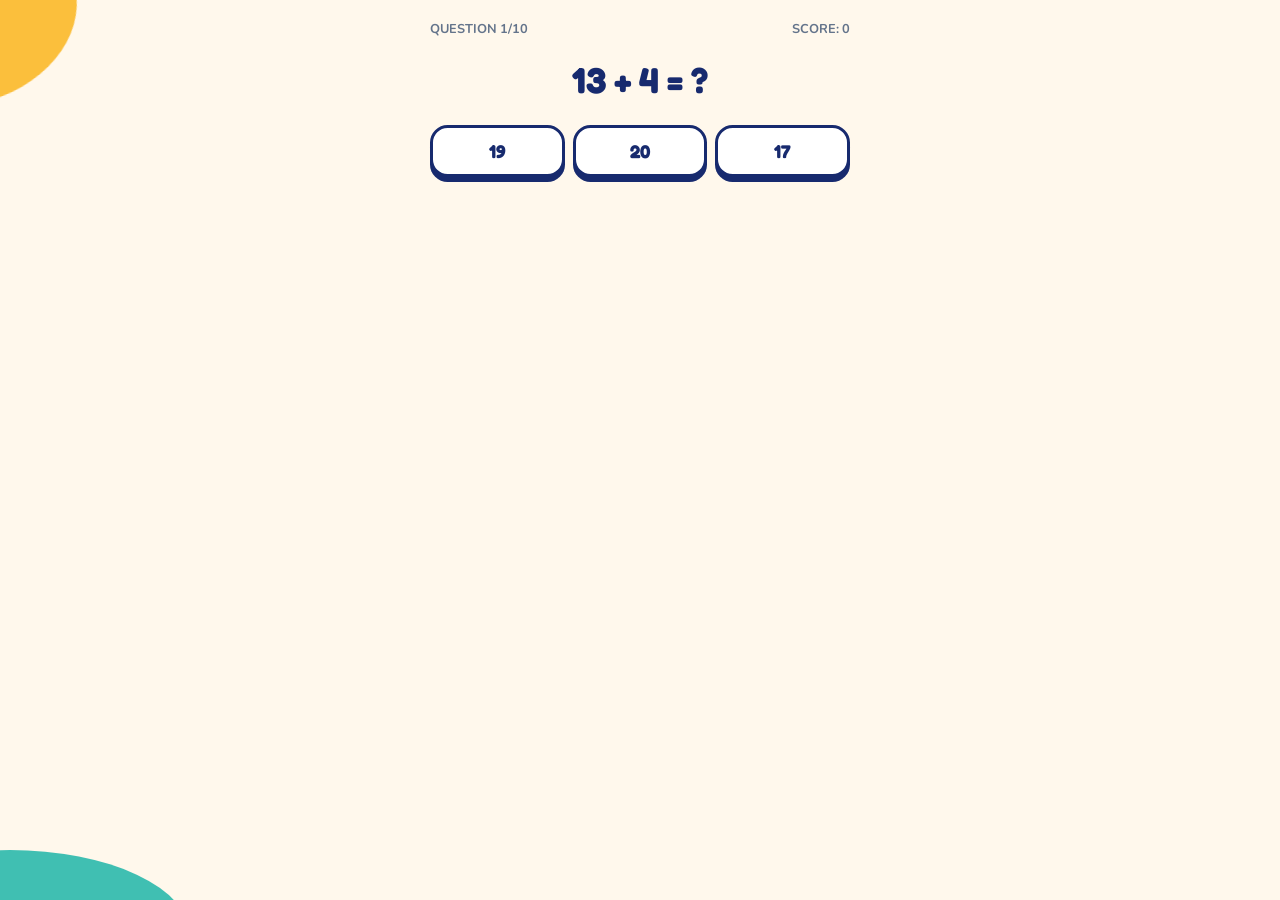
<file: assets/games/addition-within-20/index.html>
<!DOCTYPE html>
<html lang="en">
<head>
<meta charset="UTF-8">
<meta name="viewport" content="width=device-width, initial-scale=1.0">
<meta name="robots" content="noindex, indexifembedded">
<title>Addition Within 20 — Practice Drill</title>
<style>
  :root {
    --brand-primary: #2563eb;
    --brand-primary-dark: #1d4ed8;
    --brand-bg-soft: #f8fafc;
    --brand-success: #16a34a;
    --brand-danger: #dc2626;
  }
  * { box-sizing: border-box; }
  body {
    margin: 0;
    font-family: 'Segoe UI', Roboto, Arial, sans-serif;
    color: #1f2937;
    background-color: #ffffff;
    padding: 1.25rem;
  }
  .wrap { max-width: 420px; margin: 0 auto; }
  .meta {
    display: flex;
    justify-content: space-between;
    font-size: 0.8rem;
    font-weight: 700;
    text-transform: uppercase;
    color: #64748b;
    margin-bottom: 1.25rem;
  }
  .question {
    text-align: center;
    font-size: 2.25rem;
    font-weight: 700;
    margin: 0 0 1.5rem;
    color: #111827;
  }
  .answers {
    display: grid;
    grid-template-columns: 1fr 1fr 1fr;
    gap: 0.5rem;
    margin-bottom: 1rem;
  }
  .answer-btn {
    font-size: 1.15rem;
    font-weight: 600;
    padding: 0.75rem 0.5rem;
    border-radius: 0.5rem;
    border: 2px solid var(--brand-primary);
    background: #fff;
    color: var(--brand-primary);
    cursor: pointer;
    transition: background-color 0.15s ease, color 0.15s ease;
  }
  .answer-btn:hover:not(:disabled) {
    background-color: var(--brand-primary);
    color: #fff;
  }
  .answer-btn:disabled { cursor: default; opacity: 0.6; }
  .answer-btn.correct { background-color: var(--brand-success); border-color: var(--brand-success); color: #fff; opacity: 1; }
  .answer-btn.incorrect { background-color: var(--brand-danger); border-color: var(--brand-danger); color: #fff; opacity: 1; }
  .feedback {
    text-align: center;
    font-weight: 700;
    min-height: 1.5rem;
    margin-bottom: 0.5rem;
  }
  .result { text-align: center; }
  .result .big { font-size: 1.5rem; font-weight: 700; margin-bottom: 0.75rem; }
  .btn {
    display: inline-block;
    font-size: 1rem;
    font-weight: 600;
    padding: 0.6rem 1.5rem;
    border-radius: 0.5rem;
    border: 2px solid var(--brand-primary);
    background: var(--brand-primary);
    color: #fff;
    cursor: pointer;
  }
  .btn:hover { background-color: var(--brand-primary-dark); border-color: var(--brand-primary-dark); }
  .hidden { display: none; }
</style>
<link rel="stylesheet" href="../shared/game-theme.css?v=1">
</head>
<body>
<div class="wrap">
  <div class="meta">
    <span id="qCounter">Question 1/10</span>
    <span>Score: <span id="score">0</span></span>
  </div>

  <div id="gameArea">
    <p class="question" id="question">&nbsp;</p>
    <div class="answers">
      <button type="button" class="answer-btn" id="ans0"></button>
      <button type="button" class="answer-btn" id="ans1"></button>
      <button type="button" class="answer-btn" id="ans2"></button>
    </div>
    <p class="feedback" id="feedback">&nbsp;</p>
  </div>

  <div id="result" class="result hidden">
    <p style="font-size:2rem;margin-bottom:0.5rem;">🎉</p>
    <p class="big" id="resultText">&nbsp;</p>
    <button type="button" class="btn" id="playAgain">Play Again</button>
  </div>
</div>

<script>
(function () {
  'use strict';

  var TOTAL_QUESTIONS = 10;
  var qCounterEl = document.getElementById('qCounter');
  var scoreEl = document.getElementById('score');
  var questionEl = document.getElementById('question');
  var feedbackEl = document.getElementById('feedback');
  var gameArea = document.getElementById('gameArea');
  var resultEl = document.getElementById('result');
  var resultTextEl = document.getElementById('resultText');
  var answerButtons = [document.getElementById('ans0'), document.getElementById('ans1'), document.getElementById('ans2')];
  var playAgainBtn = document.getElementById('playAgain');

  var currentIndex = 0;
  var score = 0;
  var currentAnswer = 0;
  var locked = false;

  function randInt(min, max) {
    return Math.floor(Math.random() * (max - min + 1)) + min;
  }

  function buildQuestion() {
    var a = randInt(1, 15);
    var b = randInt(1, 20 - a);
    var answer = a + b;

    var options = [answer];
    while (options.length < 3) {
      var offset = randInt(-4, 4);
      var candidate = answer + offset;
      if (offset !== 0 && candidate >= 0 && candidate <= 20 && options.indexOf(candidate) === -1) {
        options.push(candidate);
      }
    }
    options.sort(function () { return Math.random() - 0.5; });

    currentAnswer = answer;
    questionEl.textContent = a + ' + ' + b + ' = ?';
    answerButtons.forEach(function (btn, i) {
      btn.textContent = String(options[i]);
      btn.className = 'answer-btn';
      btn.disabled = false;
    });
    feedbackEl.textContent = ' ';
    locked = false;
  }

  function showQuestion() {
    if (currentIndex >= TOTAL_QUESTIONS) {
      gameArea.classList.add('hidden');
      resultEl.classList.remove('hidden');
      resultTextEl.textContent = 'You scored ' + score + ' out of ' + TOTAL_QUESTIONS + '!';
      return;
    }
    qCounterEl.textContent = 'Question ' + (currentIndex + 1) + '/' + TOTAL_QUESTIONS;
    buildQuestion();
  }

  answerButtons.forEach(function (btn) {
    btn.addEventListener('click', function () {
      if (locked) { return; }
      locked = true;
      var chosen = parseInt(btn.textContent, 10);
      var isCorrect = chosen === currentAnswer;

      answerButtons.forEach(function (b) {
        b.disabled = true;
        if (parseInt(b.textContent, 10) === currentAnswer) {
          b.classList.add('correct');
        } else if (b === btn) {
          b.classList.add('incorrect');
        }
      });

      if (isCorrect) {
        score++;
        scoreEl.textContent = String(score);
        feedbackEl.textContent = 'Correct!';
        feedbackEl.style.color = '#16a34a';
      } else {
        feedbackEl.textContent = 'The answer was ' + currentAnswer + '.';
        feedbackEl.style.color = '#dc2626';
      }

      window.setTimeout(function () {
        currentIndex++;
        showQuestion();
      }, 1000);
    });
  });

  playAgainBtn.addEventListener('click', function () {
    currentIndex = 0;
    score = 0;
    scoreEl.textContent = '0';
    resultEl.classList.add('hidden');
    gameArea.classList.remove('hidden');
    showQuestion();
  });

  showQuestion();
})();
</script>
</body>
</html>
</file>
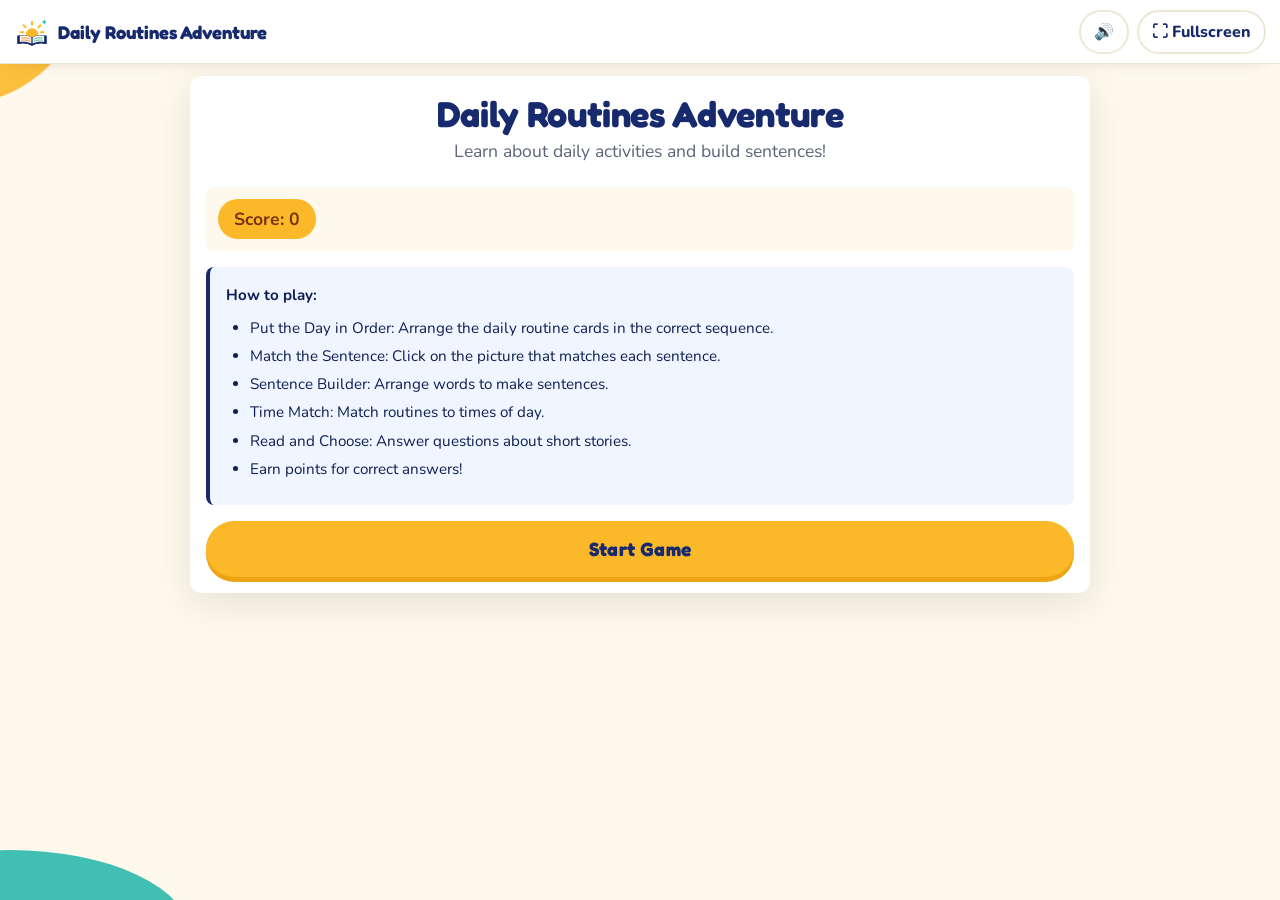
<file: assets/games/daily-routines-adventure/index.html>
<!DOCTYPE html>
<html lang="en">
<head>
<meta charset="UTF-8">
<meta name="viewport" content="width=device-width, initial-scale=1.0">
<meta name="robots" content="noindex, indexifembedded">
<title>Daily Routines Adventure — TeachLuma Games</title>
<style>
  :root {
    --brand-primary: #2563eb;
    --brand-primary-dark: #1d4ed8;
    --brand-secondary: #f59e0b;
    --brand-success: #16a34a;
    --brand-danger: #dc2626;
    --brand-bg-soft: #f8fafc;
    --ink: #1f2937;
    --ink-soft: #64748b;
    --border: #e2e8f0;
  }

  * { box-sizing: border-box; }

  html, body { height: 100%; }

  body {
    margin: 0;
    font-family: 'Segoe UI', Roboto, Arial, sans-serif;
    color: var(--ink);
    background: linear-gradient(135deg, #fef3c7 0%, #fce7f3 50%, #dbeafe 100%);
    overflow: hidden;
  }

  #app {
    min-height: 100vh;
    height: 100vh;
    display: flex;
    flex-direction: column;
  }

  #app:fullscreen,
  #app:-webkit-full-screen {
    background: linear-gradient(135deg, #fef3c7 0%, #fce7f3 50%, #dbeafe 100%);
  }

  .hidden { display: none !important; }

  /* -----------------------------------------------------------------
     Top bar — matches the other TeachLuma games
     ----------------------------------------------------------------- */
  .topbar {
    display: flex;
    align-items: center;
    justify-content: space-between;
    padding: 0.6rem 0.9rem;
    background: #fff;
    border-bottom: 1px solid var(--border);
    flex-shrink: 0;
  }

  .topbar-title {
    font-weight: 700;
    font-size: clamp(0.9rem, 2vw, 1.15rem);
    color: var(--brand-primary-dark);
    white-space: nowrap;
    overflow: hidden;
    text-overflow: ellipsis;
  }

  .icon-btn {
    display: inline-flex;
    align-items: center;
    gap: 0.35rem;
    font-size: clamp(0.85rem, 1.6vw, 1rem);
    font-weight: 600;
    padding: 0.5rem 0.8rem;
    border-radius: 0.5rem;
    border: 2px solid var(--border);
    background: #fff;
    color: var(--ink);
    cursor: pointer;
    line-height: 1;
    min-height: 44px;
    touch-action: manipulation;
  }

  .icon-btn:hover { border-color: var(--brand-primary); color: var(--brand-primary); }
  .icon-btn:focus-visible { outline: 3px solid var(--brand-primary); outline-offset: 2px; }

  .topbar-actions { display: flex; gap: 0.5rem; }

  /* -----------------------------------------------------------------
     Scrollable game body — this game packs five activities with rich
     content (stories, word banks, multi-step instructions), so unlike
     the shorter quiz-style games, the card scrolls internally when it
     doesn't fit rather than trying to shrink everything to fit exactly.
     The topbar above always stays put; this is the only scrolling
     surface, so there's never a double scrollbar.
     ----------------------------------------------------------------- */
  .game-body {
    flex: 1;
    min-height: 0;
    overflow-y: auto;
    display: flex;
    justify-content: center;
    padding: 0.75rem;
  }

  .screen {
    width: 100%;
    max-width: 900px;
    height: fit-content;
    background: #fff;
    border-radius: 12px;
    padding: 1rem;
    box-shadow: 0 10px 40px rgba(0, 0, 0, 0.1);
    display: flex;
    flex-direction: column;
    gap: 1rem;
  }

  .header { text-align: center; margin-bottom: 0.5rem; }

  .title {
    font-size: clamp(1.4rem, 5vw, 2.25rem);
    font-weight: 700;
    margin: 0 0 0.25rem;
    color: var(--ink);
  }

  .subtitle {
    font-size: clamp(0.875rem, 3vw, 1.1rem);
    color: var(--ink-soft);
    margin: 0;
    font-weight: 400;
  }

  .top-bar {
    display: flex;
    justify-content: space-between;
    align-items: center;
    padding: 0.75rem;
    background: var(--brand-bg-soft);
    border-radius: 8px;
    gap: 0.75rem;
    flex-wrap: wrap;
  }

  .score-badge {
    background: var(--brand-secondary);
    color: #78350f;
    padding: 0.5rem 1rem;
    border-radius: 20px;
    font-weight: 600;
    font-size: clamp(0.875rem, 2vw, 1.1rem);
    white-space: nowrap;
  }

  .progress-container { flex: 1; min-width: 120px; }

  .progress-bar {
    width: 100%;
    height: 8px;
    background: var(--border);
    border-radius: 10px;
    overflow: hidden;
  }

  .progress-fill {
    height: 100%;
    background: linear-gradient(90deg, var(--brand-primary), var(--brand-success));
    transition: width 0.3s ease;
  }

  .home-content { text-align: center; display: flex; flex-direction: column; gap: 1.5rem; }

  .instructions {
    background: #eff6ff;
    border-left: 4px solid var(--brand-primary);
    padding: 1rem;
    border-radius: 8px;
    text-align: left;
    font-size: clamp(0.85rem, 2vw, 0.95rem);
    color: var(--brand-primary-dark);
    line-height: 1.6;
  }

  .instructions ul { margin: 0.5rem 0; padding-left: 1.5rem; }
  .instructions li { margin: 0.25rem 0; }

  .start-button {
    background: linear-gradient(135deg, var(--brand-primary), var(--brand-primary-dark));
    color: #fff;
    border: none;
    padding: 1rem 2rem;
    border-radius: 12px;
    font-size: clamp(1rem, 2vw, 1.2rem);
    font-weight: 600;
    cursor: pointer;
    transition: all 0.2s ease;
    box-shadow: 0 4px 15px rgba(37, 99, 235, 0.3);
    min-height: 56px;
    touch-action: manipulation;
  }

  .start-button:hover { transform: translateY(-2px); box-shadow: 0 6px 20px rgba(37, 99, 235, 0.4); }
  .start-button:focus-visible { outline: 3px solid var(--brand-primary-dark); outline-offset: 2px; }

  .activity-tabs {
    display: flex;
    gap: 0.5rem;
    justify-content: center;
    flex-wrap: wrap;
    margin-bottom: 0.5rem;
  }

  .tab-button {
    padding: 0.5rem 1rem;
    border: 2px solid var(--border);
    background: #fff;
    border-radius: 8px;
    cursor: pointer;
    font-size: clamp(0.8rem, 2vw, 0.95rem);
    font-weight: 500;
    transition: all 0.2s ease;
    color: var(--ink-soft);
    white-space: nowrap;
    min-height: 40px;
    touch-action: manipulation;
  }

  .tab-button.active { background: var(--brand-primary); color: #fff; border-color: var(--brand-primary); }
  .tab-button:hover { border-color: #d1d5db; }
  .tab-button:focus-visible { outline: 3px solid var(--brand-primary); outline-offset: 2px; }

  .order-container { display: flex; flex-direction: column; gap: 0.75rem; }
  .order-container > p { text-align: center; color: var(--ink-soft); margin: 0; font-size: clamp(0.8rem, 2vw, 0.95rem); }

  .routine-card {
    background: #fff;
    border: 2px solid var(--border);
    border-radius: 12px;
    padding: 0.75rem;
    display: flex;
    align-items: center;
    gap: 0.75rem;
    cursor: pointer;
    transition: all 0.2s ease;
    position: relative;
    flex-wrap: wrap;
  }

  .routine-card:hover { border-color: var(--brand-primary); box-shadow: 0 4px 12px rgba(37, 99, 235, 0.2); }
  .routine-card:focus-within { border-color: var(--brand-primary); }
  .routine-select { flex: 1; display: flex; align-items: center; gap: 0.75rem; min-width: 0; padding: 0; border: 0; background: none; color: inherit; font: inherit; text-align: left; cursor: pointer; border-radius: 8px; touch-action: manipulation; }
  .routine-select:focus-visible { outline: 3px solid var(--brand-primary); outline-offset: 3px; }
  .routine-card.selected { background: #eff6ff; border-color: var(--brand-primary); box-shadow: 0 4px 12px rgba(37, 99, 235, 0.3); }
  .routine-card.correct { background: #ecfdf5; border-color: var(--brand-success); }
  .routine-card.incorrect { background: #fef2f2; border-color: var(--brand-danger); }

  .routine-emoji { font-size: clamp(1.75rem, 5vw, 2.5rem); min-width: 50px; text-align: center; flex-shrink: 0; }
  .routine-text { flex: 1; font-size: clamp(0.95rem, 2vw, 1.1rem); font-weight: 500; color: var(--ink); min-width: 120px; }

  .routine-controls { display: flex; gap: 0.5rem; align-items: center; flex-wrap: wrap; justify-content: center; width: 100%; }

  .control-button {
    background: #fff;
    border: 1px solid #d1d5db;
    padding: 0.5rem 0.75rem;
    border-radius: 6px;
    cursor: pointer;
    font-size: 0.9rem;
    font-weight: 500;
    transition: all 0.2s ease;
    color: #374151;
    min-width: 40px;
    min-height: 40px;
    touch-action: manipulation;
  }

  .control-button:hover:not(:disabled) { background: var(--brand-bg-soft); border-color: #9ca3af; }
  .control-button:focus-visible { outline: 3px solid var(--brand-primary); outline-offset: 2px; }
  .control-button:disabled { opacity: 0.5; cursor: not-allowed; }

  .hear-button {
    background: var(--brand-secondary);
    border: none;
    color: #78350f;
    padding: 0.5rem 0.75rem;
    border-radius: 6px;
    cursor: pointer;
    font-size: clamp(0.8rem, 2vw, 0.9rem);
    font-weight: 600;
    transition: all 0.2s ease;
    white-space: nowrap;
    min-height: 40px;
    touch-action: manipulation;
  }

  .hear-button:hover { background: #d97706; }
  .hear-button:focus-visible { outline: 3px solid #78350f; outline-offset: 2px; }

  .check-button {
    background: linear-gradient(135deg, var(--brand-success), #15803d);
    color: #fff;
    border: none;
    padding: 0.75rem 1.5rem;
    border-radius: 8px;
    font-size: clamp(0.9rem, 2vw, 1rem);
    font-weight: 600;
    cursor: pointer;
    transition: all 0.2s ease;
    min-height: 48px;
    touch-action: manipulation;
  }

  .check-button:hover:not(:disabled) { transform: translateY(-2px); box-shadow: 0 4px 12px rgba(22, 163, 74, 0.3); }
  .check-button:focus-visible { outline: 3px solid #15803d; outline-offset: 2px; }
  .check-button:disabled { opacity: 0.5; cursor: not-allowed; }

  .feedback {
    padding: 1rem;
    border-radius: 8px;
    font-weight: 500;
    text-align: center;
    animation: slideIn 0.3s ease;
    font-size: clamp(0.9rem, 2vw, 1rem);
  }

  .feedback.success { background: #ecfdf5; color: #065f46; border-left: 4px solid var(--brand-success); }
  .feedback.error { background: #fef2f2; color: #7f1d1d; border-left: 4px solid var(--brand-danger); }

  @keyframes slideIn {
    from { opacity: 0; transform: translateY(-10px); }
    to { opacity: 1; transform: translateY(0); }
  }

  .match-container { display: flex; flex-direction: column; gap: 1rem; }

  .word-helper { background: #f0fdf4; border: 2px solid #86efac; border-radius: 12px; padding: 1rem; text-align: center; }
  .helper-label { font-size: clamp(0.65rem, 1.5vw, 0.75rem); font-weight: 600; color: #4b5563; text-transform: uppercase; letter-spacing: 0.5px; margin-bottom: 0.5rem; }
  .helper-phrase { font-size: clamp(1.3rem, 4vw, 1.8rem); font-weight: 700; color: #15803d; margin-bottom: 0.75rem; word-wrap: break-word; }
  .helper-hint { font-size: clamp(0.85rem, 2vw, 0.95rem); color: #4b5563; line-height: 1.5; }

  .sentence-display {
    background: #fffbeb;
    border: 2px solid #fcd34d;
    border-radius: 12px;
    padding: 1rem;
    text-align: center;
    font-size: clamp(1rem, 3vw, 1.3rem);
    font-weight: 600;
    color: #78350f;
    word-wrap: break-word;
  }

  .choices-grid { display: grid; grid-template-columns: repeat(auto-fit, minmax(140px, 1fr)); gap: 0.75rem; }

  .choice-card {
    background: #fff;
    border: 2px solid var(--border);
    border-radius: 12px;
    padding: 1rem;
    text-align: center;
    cursor: pointer;
    transition: all 0.2s ease;
    display: flex;
    flex-direction: column;
    align-items: center;
    gap: 0.5rem;
    min-height: 120px;
    justify-content: center;
    font-family: inherit;
    touch-action: manipulation;
  }

  .choice-card:hover:not(:disabled) { border-color: var(--brand-primary); box-shadow: 0 4px 12px rgba(37, 99, 235, 0.2); }
  .choice-card:focus-visible { outline: 3px solid var(--brand-primary); outline-offset: 2px; }
  .choice-card.selected { background: #eff6ff; border-color: var(--brand-primary); }
  .choice-card.correct { background: #ecfdf5; border-color: var(--brand-success); }
  .choice-card.incorrect { background: #fef2f2; border-color: var(--brand-danger); }
  .choice-card:disabled { cursor: default; }

  .choice-emoji { font-size: clamp(1.75rem, 5vw, 2.5rem); }
  .choice-text { font-size: clamp(0.8rem, 2vw, 0.95rem); font-weight: 500; color: var(--ink); word-wrap: break-word; }

  .completion-screen { text-align: center; display: flex; flex-direction: column; gap: 1.5rem; }
  .completion-emoji { font-size: clamp(3rem, 10vw, 4rem); animation: bounce 0.6s ease infinite; }

  @keyframes bounce {
    0%, 100% { transform: translateY(0); }
    50% { transform: translateY(-10px); }
  }

  .completion-text { font-size: clamp(1.25rem, 4vw, 1.5rem); font-weight: 700; color: var(--ink); }
  .completion-score { font-size: clamp(1.5rem, 5vw, 2rem); font-weight: 700; color: var(--brand-secondary); }
  .completion-buttons { display: flex; gap: 1rem; justify-content: center; flex-wrap: wrap; }

  .play-again-button {
    background: linear-gradient(135deg, var(--brand-primary), var(--brand-primary-dark));
    color: #fff;
    border: none;
    padding: 0.75rem 1.5rem;
    border-radius: 8px;
    font-size: clamp(0.9rem, 2vw, 1rem);
    font-weight: 600;
    cursor: pointer;
    transition: all 0.2s ease;
    min-height: 48px;
    touch-action: manipulation;
  }

  .play-again-button:hover { transform: translateY(-2px); box-shadow: 0 4px 12px rgba(37, 99, 235, 0.3); }
  .play-again-button:focus-visible { outline: 3px solid var(--brand-primary-dark); outline-offset: 2px; }

  .next-button {
    background: var(--brand-primary);
    color: #fff;
    border: none;
    padding: 0.75rem 1.5rem;
    border-radius: 8px;
    font-size: clamp(0.9rem, 2vw, 1rem);
    font-weight: 600;
    cursor: pointer;
    transition: all 0.2s ease;
    min-height: 48px;
    touch-action: manipulation;
  }

  .next-button:hover { background: var(--brand-primary-dark); }
  .next-button:focus-visible { outline: 3px solid var(--brand-primary-dark); outline-offset: 2px; }

  .try-again-button {
    background: var(--brand-secondary);
    color: #fff;
    border: none;
    padding: 0.75rem 1.5rem;
    border-radius: 8px;
    font-size: clamp(0.9rem, 2vw, 1rem);
    font-weight: 600;
    cursor: pointer;
    transition: all 0.2s ease;
    min-height: 48px;
    touch-action: manipulation;
  }

  .try-again-button:hover { background: #d97706; }
  .try-again-button:focus-visible { outline: 3px solid #b45309; outline-offset: 2px; }

  .sentence-builder-container { display: flex; flex-direction: column; gap: 1rem; }

  .target-sentence {
    background: #f0fdf4;
    border: 2px solid #86efac;
    border-radius: 12px;
    padding: 1rem;
    text-align: center;
    font-size: clamp(0.95rem, 2vw, 1.1rem);
    font-weight: 600;
    color: #15803d;
    word-wrap: break-word;
  }

  .builder-hint { text-align: center; color: var(--ink-soft); margin: 0 0 0.5rem; font-size: clamp(0.8rem, 2vw, 0.95rem); }

  .word-bank { display: flex; flex-wrap: wrap; gap: 0.5rem; justify-content: center; padding: 0.75rem; background: var(--brand-bg-soft); border-radius: 12px; }

  .word-chip {
    background: #fff;
    border: 2px solid var(--border);
    padding: 0.5rem 0.75rem;
    border-radius: 20px;
    cursor: pointer;
    font-size: clamp(0.8rem, 2vw, 0.95rem);
    font-weight: 500;
    transition: all 0.2s ease;
    color: var(--ink);
    white-space: nowrap;
    font-family: inherit;
    min-height: 40px;
    touch-action: manipulation;
  }

  .word-chip:hover:not(:disabled) { border-color: var(--brand-primary); background: #eff6ff; }
  .word-chip:focus-visible { outline: 3px solid var(--brand-primary); outline-offset: 2px; }
  .word-chip:disabled { opacity: 0.4; cursor: not-allowed; }

  .sentence-builder-output {
    background: #fffbeb;
    border: 2px solid #fcd34d;
    border-radius: 12px;
    padding: 1rem;
    text-align: center;
    min-height: 60px;
    display: flex;
    align-items: center;
    justify-content: center;
    flex-wrap: wrap;
    gap: 0.5rem;
    font-size: clamp(0.95rem, 2vw, 1.1rem);
    color: #78350f;
  }

  .builder-placeholder { color: #9ca3af; font-style: italic; }

  .built-word {
    background: var(--brand-secondary);
    padding: 0.5rem 0.75rem;
    border-radius: 6px;
    font-weight: 600;
    display: inline-flex;
    align-items: center;
    gap: 0.5rem;
  }

  .remove-word-btn {
    background: none;
    border: none;
    color: #78350f;
    cursor: pointer;
    font-size: 1rem;
    padding: 0;
    font-weight: bold;
    min-width: 20px;
  }

  .remove-word-btn:focus-visible { outline: 2px solid #78350f; outline-offset: 1px; }

  .time-match-container { display: flex; flex-direction: column; gap: 1rem; }

  .time-display {
    background: #ede9fe;
    border: 2px solid #c4b5fd;
    border-radius: 12px;
    padding: 1rem;
    text-align: center;
    font-size: clamp(1rem, 3vw, 1.3rem);
    font-weight: 600;
    color: #6d28d9;
  }

  .time-choices { display: grid; grid-template-columns: repeat(auto-fit, minmax(120px, 1fr)); gap: 0.75rem; }

  .time-choice {
    background: #fff;
    border: 2px solid var(--border);
    border-radius: 12px;
    padding: 1rem;
    text-align: center;
    cursor: pointer;
    transition: all 0.2s ease;
    display: flex;
    align-items: center;
    justify-content: center;
    min-height: 80px;
    font-size: clamp(0.9rem, 2vw, 1.1rem);
    font-weight: 600;
    color: var(--ink);
    word-wrap: break-word;
    font-family: inherit;
    touch-action: manipulation;
  }

  .time-choice:hover:not(:disabled) { border-color: var(--brand-primary); box-shadow: 0 4px 12px rgba(37, 99, 235, 0.2); }
  .time-choice:focus-visible { outline: 3px solid var(--brand-primary); outline-offset: 2px; }
  .time-choice.selected { background: #eff6ff; border-color: var(--brand-primary); }
  .time-choice.correct { background: #ecfdf5; border-color: var(--brand-success); }
  .time-choice.incorrect { background: #fef2f2; border-color: var(--brand-danger); }
  .time-choice:disabled { cursor: default; }

  .read-choose-container { display: flex; flex-direction: column; gap: 1rem; }

  .story-box {
    background: #f0f9ff;
    border: 2px solid #7dd3fc;
    border-radius: 12px;
    padding: 1rem;
    font-size: clamp(0.9rem, 2vw, 1rem);
    color: #0c4a6e;
    line-height: 1.8;
    word-wrap: break-word;
  }

  .question-box {
    background: #fef3c7;
    border: 2px solid #fcd34d;
    border-radius: 12px;
    padding: 1rem;
    text-align: center;
    font-size: clamp(0.95rem, 2vw, 1.1rem);
    font-weight: 600;
    color: #78350f;
    word-wrap: break-word;
  }

  .answer-choices { display: flex; flex-direction: column; gap: 0.75rem; }

  .answer-choice {
    background: #fff;
    border: 2px solid var(--border);
    border-radius: 12px;
    padding: 0.75rem;
    text-align: center;
    cursor: pointer;
    transition: all 0.2s ease;
    font-size: clamp(0.9rem, 2vw, 1rem);
    font-weight: 500;
    color: var(--ink);
    word-wrap: break-word;
    font-family: inherit;
    min-height: 48px;
    touch-action: manipulation;
  }

  .answer-choice:hover:not(:disabled) { border-color: var(--brand-primary); box-shadow: 0 4px 12px rgba(37, 99, 235, 0.2); }
  .answer-choice:focus-visible { outline: 3px solid var(--brand-primary); outline-offset: 2px; }
  .answer-choice.selected { background: #eff6ff; border-color: var(--brand-primary); }
  .answer-choice.correct { background: #ecfdf5; border-color: var(--brand-success); }
  .answer-choice.incorrect { background: #fef2f2; border-color: var(--brand-danger); }
  .answer-choice:disabled { cursor: default; }

  .activity-summary { display: grid; grid-template-columns: repeat(auto-fit, minmax(130px, 1fr)); gap: 0.75rem; margin: 0.5rem 0; }

  .summary-card { background: var(--brand-bg-soft); border: 2px solid var(--border); border-radius: 12px; padding: 0.75rem; text-align: center; }
  .summary-title { font-size: clamp(0.75rem, 2vw, 0.9rem); font-weight: 600; color: var(--ink-soft); margin-bottom: 0.5rem; word-wrap: break-word; }
  .summary-score { font-size: clamp(1.4rem, 4vw, 1.8rem); font-weight: 700; color: var(--brand-secondary); }

  .button-group { display: flex; gap: 0.75rem; justify-content: center; flex-wrap: wrap; }

  .completion-status { color: var(--brand-success); font-weight: 600; font-size: clamp(0.95rem, 2vw, 1.1rem); }

  .time-action { text-align: center; }
  .time-action-emoji { font-size: clamp(1.5rem, 5vw, 2rem); margin-bottom: 0.5rem; }
  .time-action-text { font-size: clamp(0.95rem, 2vw, 1.2rem); font-weight: 600; color: var(--ink); word-wrap: break-word; }

  .sr-only {
    position: absolute;
    width: 1px; height: 1px;
    padding: 0; margin: -1px;
    overflow: hidden;
    clip: rect(0,0,0,0);
    white-space: nowrap;
    border: 0;
  }

  @media (prefers-reduced-motion: reduce) {
    * {
      animation-duration: 0.01ms !important;
      animation-iteration-count: 1 !important;
      transition-duration: 0.01ms !important;
    }
  }

  /* Short landscape (phones lying flat): tighten the topbar and body
     padding — the game-body's own scrolling handles the rest, so this
     mainly reclaims a little vertical room rather than fitting exactly. */
  @media (max-height: 480px) and (orientation: landscape) {
    .topbar { padding: 0.25rem 0.75rem; }
    .icon-btn { min-height: 32px; padding: 0.3rem 0.6rem; font-size: 0.8rem; }
    .game-body { padding: 0.4rem; }
    .screen { padding: 0.6rem; gap: 0.6rem; }
    .header { margin-bottom: 0; }
  }
</style>
<link rel="stylesheet" href="../shared/game-theme.css?v=1">
</head>
<body>
<div id="app">
  <div class="topbar">
    <span class="topbar-title"><a class="topbar-home" href="../../../games.php" target="_top" aria-label="All TeachLuma games"><img src="../../brand/teachluma-icon.svg" alt="" width="32" height="30"></a><span class="topbar-name">Daily Routines Adventure</span></span>
    <div class="topbar-actions">
      <button type="button" class="icon-btn" id="muteBtn" aria-pressed="false" aria-label="Mute sound">🔊<span class="sr-only"> Sound on</span></button>
      <button type="button" class="icon-btn" id="fullscreenBtn" aria-label="Enter fullscreen">⛶ Fullscreen</button>
    </div>
  </div>
  <div class="game-body">
    <div class="screen" id="screenRoot"></div>
  </div>
</div>

<script src="../shared/game-fx.js"></script>
<script>
(function () {
  'use strict';

  // -------------------------------------------------------------------
  // Content data — unchanged from the original design.
  // -------------------------------------------------------------------
  var ROUTINES = [
    { id: 1, phrase: 'wake up', emoji: '🌅' },
    { id: 2, phrase: 'brush my teeth', emoji: '🪥' },
    { id: 3, phrase: 'get dressed', emoji: '👕' },
    { id: 4, phrase: 'eat breakfast', emoji: '🥣' },
    { id: 5, phrase: 'go to school', emoji: '🏫' },
    { id: 6, phrase: 'go to bed', emoji: '🛏️' }
  ];

  var CORRECT_ORDER = [1, 2, 3, 4, 5, 6];

  var MATCH_QUESTIONS = [
    { id: 1, sentence: 'I wake up.', correctId: 1, distractorIds: [4, 6] },
    { id: 2, sentence: 'I brush my teeth.', correctId: 2, distractorIds: [1, 3] },
    { id: 3, sentence: 'I get dressed.', correctId: 3, distractorIds: [2, 5] },
    { id: 4, sentence: 'I eat breakfast.', correctId: 4, distractorIds: [3, 6] },
    { id: 5, sentence: 'I go to school.', correctId: 5, distractorIds: [1, 4] }
  ];

  var SENTENCE_BUILDER_QUESTIONS = [
    { id: 1, targetSentence: 'I wake up in the morning.', words: ['I', 'wake', 'up', 'in', 'the', 'morning'], correctOrder: ['I', 'wake', 'up', 'in', 'the', 'morning'] },
    { id: 2, targetSentence: 'I brush my teeth.', words: ['I', 'brush', 'my', 'teeth'], correctOrder: ['I', 'brush', 'my', 'teeth'] },
    { id: 3, targetSentence: 'I eat breakfast.', words: ['I', 'eat', 'breakfast'], correctOrder: ['I', 'eat', 'breakfast'] },
    { id: 4, targetSentence: 'I go to school.', words: ['I', 'go', 'to', 'school'], correctOrder: ['I', 'go', 'to', 'school'] },
    { id: 5, targetSentence: 'I go to bed at night.', words: ['I', 'go', 'to', 'bed', 'at', 'night'], correctOrder: ['I', 'go', 'to', 'bed', 'at', 'night'] }
  ];

  var TIME_MATCH_QUESTIONS = [
    { id: 1, action: 'wake up', emoji: '🌅', correctTime: "7 o'clock", times: ["7 o'clock", "8 o'clock", "12 o'clock"] },
    { id: 2, action: 'go to school', emoji: '🏫', correctTime: "8 o'clock", times: ["7 o'clock", "8 o'clock", "4 o'clock"] },
    { id: 3, action: 'eat lunch', emoji: '🍽️', correctTime: "12 o'clock", times: ["12 o'clock", "8 o'clock", "4 o'clock"] },
    { id: 4, action: 'do homework', emoji: '📚', correctTime: "4 o'clock", times: ["7 o'clock", "12 o'clock", "4 o'clock"] },
    { id: 5, action: 'go to bed', emoji: '🛏️', correctTime: "8 o'clock", times: ["7 o'clock", "8 o'clock", "12 o'clock"] }
  ];

  var READ_CHOOSE_QUESTIONS = [
    { id: 1, story: "My name is Ali. I wake up at 7 o'clock. I eat breakfast. Then I go to school.", question: 'What time does Ali wake up?', choices: ["7 o'clock", "8 o'clock", "12 o'clock"], correctChoice: "7 o'clock" },
    { id: 2, story: 'I get dressed in the morning. I put on my shirt and pants. I put on my shoes. Then I go to school.', question: 'What does the child do first?', choices: ['put on shoes', 'get dressed', 'go to school'], correctChoice: 'get dressed' },
    { id: 3, story: 'I eat breakfast. I eat cereal and milk. Then I brush my teeth. After that, I go to school.', question: 'What does the child eat?', choices: ['bread and jam', 'cereal and milk', 'eggs and toast'], correctChoice: 'cereal and milk' }
  ];

  var ACTIVITY_MAX_SCORES = { order: 10, match: 25, builder: 25, time: 25, read: 15 };

  function shuffleArray(arr) {
    var result = arr.slice();
    for (var i = result.length - 1; i > 0; i--) {
      var j = Math.floor(Math.random() * (i + 1));
      var tmp = result[i]; result[i] = result[j]; result[j] = tmp;
    }
    return result;
  }

  function routineById(id) {
    for (var i = 0; i < ROUTINES.length; i++) { if (ROUTINES[i].id === id) { return ROUTINES[i]; } }
    return null;
  }

  function escapeHtml(str) {
    return String(str).replace(/[&<>"']/g, function (c) {
      return { '&': '&amp;', '<': '&lt;', '>': '&gt;', '"': '&quot;', "'": '&#39;' }[c];
    });
  }

  // -------------------------------------------------------------------
  // Sound — WebAudio tones for right/wrong feedback (matching the other
  // TeachLuma games) plus spoken phrases via the Web Speech API.
  // -------------------------------------------------------------------
  var AudioCtx = window.AudioContext || window.webkitAudioContext;
  var audioCtx = null;
  var soundOn = true;
  try {
    soundOn = localStorage.getItem('dra_sound_on') !== '0';
  } catch (e) { /* localStorage unavailable — default to on, non-fatal */ }

  function getAudioCtx() {
    if (!AudioCtx) { return null; }
    if (!audioCtx) { audioCtx = new AudioCtx(); }
    return audioCtx;
  }

  function playTone(freq, durationMs, delayMs) {
    if (!soundOn) { return; }
    var ctx = getAudioCtx();
    if (!ctx) { return; }
    var start = ctx.currentTime + (delayMs || 0) / 1000;
    var osc = ctx.createOscillator();
    var gain = ctx.createGain();
    osc.type = 'sine';
    osc.frequency.setValueAtTime(freq, start);
    gain.gain.setValueAtTime(0.0001, start);
    gain.gain.exponentialRampToValueAtTime(0.18, start + 0.02);
    gain.gain.exponentialRampToValueAtTime(0.0001, start + durationMs / 1000);
    osc.connect(gain);
    gain.connect(ctx.destination);
    osc.start(start);
    osc.stop(start + durationMs / 1000 + 0.02);
  }

  function soundCorrect() { playTone(660, 120, 0); playTone(880, 160, 110); }
  function soundIncorrect() { playTone(220, 220, 0); }
  function soundComplete() { playTone(523, 140, 0); playTone(659, 140, 130); playTone(784, 220, 260); }

  // Kept as a module-level reference (not just a local variable) because
  // some mobile WebKit builds can garbage-collect an utterance mid-speech
  // if nothing else holds onto it, silently cutting the audio off.
  var currentUtterance = null;

  function speakPhrase(phrase) {
    if (!soundOn || !('speechSynthesis' in window)) { return; }
    try {
      var utterance = new SpeechSynthesisUtterance(phrase);
      utterance.rate = 0.9;
      utterance.lang = 'en-US';
      currentUtterance = utterance;

      // Calling cancel() immediately before speak() is a well-known trap on
      // mobile Safari/Chrome: cancel() clears the queue asynchronously, so
      // the very next speak() often gets silently dropped. Only cancel when
      // something is actually still speaking, and give the engine a beat to
      // clear before queuing the new utterance.
      if (speechSynthesis.speaking || speechSynthesis.pending) {
        speechSynthesis.cancel();
        window.setTimeout(function () { speechSynthesis.speak(utterance); }, 50);
      } else {
        speechSynthesis.speak(utterance);
      }
    } catch (e) { /* non-fatal */ }
  }

  // -------------------------------------------------------------------
  // Play tracking
  // -------------------------------------------------------------------
  function trackPlay(eventType) {
    try {
      fetch('../../../api/game-track.php', {
        method: 'POST',
        headers: { 'Content-Type': 'application/json' },
        body: JSON.stringify({ slug: 'daily-routines-adventure', event: eventType })
      }).catch(function () {});
    } catch (e) { /* non-fatal */ }
  }

  // -------------------------------------------------------------------
  // Fullscreen
  // -------------------------------------------------------------------
  var appEl = document.getElementById('app');
  var fullscreenBtn = document.getElementById('fullscreenBtn');

  function requestFs(el) {
    var fn = el.requestFullscreen || el.webkitRequestFullscreen;
    if (fn) { fn.call(el).catch(function () {}); }
  }
  function exitFs() {
    var fn = document.exitFullscreen || document.webkitExitFullscreen;
    if (fn) { fn.call(document); }
  }
  function currentFsElement() {
    return document.fullscreenElement || document.webkitFullscreenElement || null;
  }
  var fsSupported = !!(appEl.requestFullscreen || appEl.webkitRequestFullscreen);

  if (!fsSupported) {
    fullscreenBtn.classList.add('hidden');
  } else {
    fullscreenBtn.addEventListener('click', function () {
      if (currentFsElement()) { exitFs(); } else { requestFs(appEl); }
    });
    ['fullscreenchange', 'webkitfullscreenchange'].forEach(function (evt) {
      document.addEventListener(evt, function () {
        var active = !!currentFsElement();
        fullscreenBtn.textContent = active ? '⤢ Exit Fullscreen' : '⛶ Fullscreen';
        fullscreenBtn.setAttribute('aria-label', active ? 'Exit fullscreen' : 'Enter fullscreen');
      });
    });
  }

  // -------------------------------------------------------------------
  // Mute toggle
  // -------------------------------------------------------------------
  var muteBtn = document.getElementById('muteBtn');
  function renderMuteBtn() {
    muteBtn.textContent = soundOn ? '🔊' : '🔇';
    muteBtn.setAttribute('aria-pressed', soundOn ? 'false' : 'true');
    muteBtn.setAttribute('aria-label', soundOn ? 'Mute sound' : 'Unmute sound');
  }
  renderMuteBtn();
  muteBtn.addEventListener('click', function () {
    soundOn = !soundOn;
    renderMuteBtn();
    if (!soundOn && 'speechSynthesis' in window) { speechSynthesis.cancel(); }
    try { localStorage.setItem('dra_sound_on', soundOn ? '1' : '0'); } catch (e) { /* non-fatal */ }
  });

  // -------------------------------------------------------------------
  // Game state
  // -------------------------------------------------------------------
  // Optional fun layer (shared/game-fx.js); the game plays normally without it.
  var FX = window.TLFX || null;

  // Runs after render(): animates the feedback box that just appeared.
  function fxFeedback(ok, points) {
    if (!FX) { return; }
    var el = document.querySelector('.feedback.success, .feedback.error');
    if (!el) { return; }
    if (ok) { FX.bounce(el); FX.popText(el, '+' + points); } else { FX.shake(el); }
  }

  var state = null;

  function freshState() {
    return {
      screen: 'home',
      score: 0,
      currentActivity: 'order',
      order: { cards: shuffleArray(ROUTINES), selected: null, feedback: null, checked: false, completed: false },
      match: { index: 0, choices: [], selected: null, feedback: null, answered: false, correct: false, completed: false },
      builder: { index: 0, built: [], feedback: null, answered: false, correct: false, completed: false },
      time: { index: 0, choices: [], selected: null, feedback: null, answered: false, correct: false, completed: false },
      read: { index: 0, selected: null, feedback: null, answered: false, correct: false, completed: false }
    };
  }

  state = freshState();

  function allActivitiesCompleted() {
    return state.order.completed && state.match.completed && state.builder.completed && state.time.completed && state.read.completed;
  }

  function getActivityProgress() {
    if (state.currentActivity === 'order') { return state.order.completed ? 100 : 0; }
    if (state.currentActivity === 'match') { return ((state.match.index + (state.match.correct ? 1 : 0)) / MATCH_QUESTIONS.length) * 100; }
    if (state.currentActivity === 'builder') { return ((state.builder.index + (state.builder.correct ? 1 : 0)) / SENTENCE_BUILDER_QUESTIONS.length) * 100; }
    if (state.currentActivity === 'time') { return ((state.time.index + (state.time.correct ? 1 : 0)) / TIME_MATCH_QUESTIONS.length) * 100; }
    if (state.currentActivity === 'read') { return ((state.read.index + (state.read.correct ? 1 : 0)) / READ_CHOOSE_QUESTIONS.length) * 100; }
    return 0;
  }

  // -------------------------------------------------------------------
  // Activity setup helpers — each (re)rolls whatever needs fresh random
  // choices for the current question, fixing a bug in the original build
  // where the Time Match activity's answer choices were only ever
  // generated once and never updated for questions 2-5.
  // -------------------------------------------------------------------
  function setupMatchQuestion() {
    var q = MATCH_QUESTIONS[state.match.index];
    var ids = shuffleArray([q.correctId].concat(q.distractorIds));
    state.match.choices = ids.map(routineById);
  }

  function setupTimeQuestion() {
    var q = TIME_MATCH_QUESTIONS[state.time.index];
    state.time.choices = shuffleArray(q.times);
  }

  function startGame() {
    state = freshState();
    setupMatchQuestion();
    setupTimeQuestion();
    state.screen = 'activity';
    trackPlay('started');
    render();
  }

  function switchActivity(activity) {
    state.currentActivity = activity;
    render();
  }

  // ---- Order activity ----
  function selectOrderCard(index) {
    state.order.selected = state.order.selected === index ? null : index;
    render();
  }

  function moveOrderCard(delta) {
    var i = state.order.selected;
    if (i === null) { return; }
    var j = i + delta;
    if (j < 0 || j >= state.order.cards.length) { return; }
    var cards = state.order.cards;
    var tmp = cards[i]; cards[i] = cards[j]; cards[j] = tmp;
    state.order.selected = j;
    render();
  }

  function checkOrder() {
    var currentIds = state.order.cards.map(function (c) { return c.id; });
    var isCorrect = JSON.stringify(currentIds) === JSON.stringify(CORRECT_ORDER);
    state.order.checked = true;
    if (isCorrect) {
      state.order.feedback = { type: 'success', message: 'Perfect! You put the day in order!' };
      state.order.completed = true;
      state.score += 10;
      soundCorrect();
    } else {
      state.order.feedback = { type: 'error', message: 'Not quite right. Look at the order again and try again!' };
      soundIncorrect();
    }
    render();
    fxFeedback(isCorrect, 10);
  }

  function tryAgainOrder() {
    state.order.feedback = null;
    state.order.checked = false;
    render();
  }

  // ---- Match activity ----
  function selectMatchChoice(cardId) {
    if (state.match.answered) { return; }
    var q = MATCH_QUESTIONS[state.match.index];
    var isCorrect = cardId === q.correctId;
    state.match.selected = cardId;
    state.match.answered = true;
    state.match.correct = isCorrect;
    if (isCorrect) {
      state.match.feedback = { type: 'success', message: 'Great job! You matched it correctly!' };
      state.score += 5;
      soundCorrect();
    } else {
      state.match.feedback = { type: 'error', message: "Let's try again. Look at the action word." };
      soundIncorrect();
    }
    render();
    fxFeedback(isCorrect, 5);
  }

  function nextMatchQuestion() {
    if (state.match.index < MATCH_QUESTIONS.length - 1) {
      state.match.index++;
      state.match.selected = null;
      state.match.feedback = null;
      state.match.answered = false;
      state.match.correct = false;
      setupMatchQuestion();
    } else {
      state.match.completed = true;
    }
    render();
  }

  // ---- Sentence Builder activity ----
  function addWordToSentence(word) {
    if (state.builder.answered) { return; }
    state.builder.built.push(word);
    render();
  }

  function removeWordFromSentence(index) {
    if (state.builder.answered) { return; }
    state.builder.built.splice(index, 1);
    render();
  }

  function checkBuilderSentence() {
    var q = SENTENCE_BUILDER_QUESTIONS[state.builder.index];
    var isCorrect = JSON.stringify(state.builder.built) === JSON.stringify(q.correctOrder);
    state.builder.answered = true;
    state.builder.correct = isCorrect;
    if (isCorrect) {
      state.builder.feedback = { type: 'success', message: 'Perfect! You built the sentence correctly!' };
      state.score += 5;
      soundCorrect();
    } else {
      state.builder.feedback = { type: 'error', message: 'Not quite right. Try again!' };
      soundIncorrect();
    }
    render();
    fxFeedback(isCorrect, 5);
  }

  function nextBuilderQuestion() {
    if (state.builder.index < SENTENCE_BUILDER_QUESTIONS.length - 1) {
      state.builder.index++;
      state.builder.built = [];
      state.builder.feedback = null;
      state.builder.answered = false;
      state.builder.correct = false;
    } else {
      state.builder.completed = true;
    }
    render();
  }

  function tryAgainBuilder() {
    state.builder.built = [];
    state.builder.feedback = null;
    state.builder.answered = false;
    state.builder.correct = false;
    render();
  }

  // ---- Time Match activity ----
  function selectTimeChoice(time) {
    if (state.time.answered) { return; }
    var q = TIME_MATCH_QUESTIONS[state.time.index];
    var isCorrect = time === q.correctTime;
    state.time.selected = time;
    state.time.answered = true;
    state.time.correct = isCorrect;
    if (isCorrect) {
      state.time.feedback = { type: 'success', message: 'Great! You matched the time!' };
      state.score += 5;
      soundCorrect();
    } else {
      state.time.feedback = { type: 'error', message: 'Not quite right. Try again!' };
      soundIncorrect();
    }
    render();
    fxFeedback(isCorrect, 5);
  }

  function nextTimeQuestion() {
    if (state.time.index < TIME_MATCH_QUESTIONS.length - 1) {
      state.time.index++;
      state.time.selected = null;
      state.time.feedback = null;
      state.time.answered = false;
      state.time.correct = false;
      setupTimeQuestion();
    } else {
      state.time.completed = true;
    }
    render();
  }

  // ---- Read and Choose activity ----
  function selectReadChoice(choice) {
    if (state.read.answered) { return; }
    var q = READ_CHOOSE_QUESTIONS[state.read.index];
    var isCorrect = choice === q.correctChoice;
    state.read.selected = choice;
    state.read.answered = true;
    state.read.correct = isCorrect;
    if (isCorrect) {
      state.read.feedback = { type: 'success', message: 'Excellent! You understood the story!' };
      state.score += 5;
      soundCorrect();
    } else {
      state.read.feedback = { type: 'error', message: 'Not quite right. Read the story again.' };
      soundIncorrect();
    }
    render();
    fxFeedback(isCorrect, 5);
  }

  function nextReadQuestion() {
    if (state.read.index < READ_CHOOSE_QUESTIONS.length - 1) {
      state.read.index++;
      state.read.selected = null;
      state.read.feedback = null;
      state.read.answered = false;
      state.read.correct = false;
    } else {
      state.read.completed = true;
    }
    render();
  }

  // -------------------------------------------------------------------
  // Rendering — plain HTML-string templates rebuilt on every state
  // change (the same idea as the pasted design's virtual-DOM re-render,
  // done by hand). Clicks are handled by one delegated listener rather
  // than inline handlers, since innerHTML strips function references.
  // -------------------------------------------------------------------
  function feedbackHtml(feedback) {
    if (!feedback) { return ''; }
    return '<div class="feedback ' + feedback.type + '">' + escapeHtml(feedback.message) + '</div>';
  }

  function renderHome() {
    return (
      '<div class="header">' +
        '<h1 class="title">Daily Routines Adventure</h1>' +
        '<p class="subtitle">Learn about daily activities and build sentences!</p>' +
      '</div>' +
      '<div class="top-bar">' +
        '<div class="score-badge">Score: ' + state.score + '</div>' +
      '</div>' +
      '<div class="instructions">' +
        '<strong>How to play:</strong>' +
        '<ul>' +
          '<li>Put the Day in Order: Arrange the daily routine cards in the correct sequence.</li>' +
          '<li>Match the Sentence: Click on the picture that matches each sentence.</li>' +
          '<li>Sentence Builder: Arrange words to make sentences.</li>' +
          '<li>Time Match: Match routines to times of day.</li>' +
          '<li>Read and Choose: Answer questions about short stories.</li>' +
          '<li>Earn points for correct answers!</li>' +
        '</ul>' +
      '</div>' +
      '<button type="button" class="start-button" data-action="start-game">Start Game</button>'
    );
  }

  function renderCompletion() {
    return (
      '<div class="completion-screen">' +
        '<div class="completion-emoji">🎉</div>' +
        '<div class="completion-text">Amazing! You completed all activities!</div>' +
        '<div class="completion-score">Final Score: ' + state.score + '</div>' +
        '<div class="activity-summary">' +
          '<div class="summary-card"><div class="summary-title">Order Activity</div><div class="summary-score">' + ACTIVITY_MAX_SCORES.order + ' pts</div></div>' +
          '<div class="summary-card"><div class="summary-title">Match Activity</div><div class="summary-score">' + ACTIVITY_MAX_SCORES.match + ' pts</div></div>' +
          '<div class="summary-card"><div class="summary-title">Sentence Builder</div><div class="summary-score">' + ACTIVITY_MAX_SCORES.builder + ' pts</div></div>' +
          '<div class="summary-card"><div class="summary-title">Time Match</div><div class="summary-score">' + ACTIVITY_MAX_SCORES.time + ' pts</div></div>' +
          '<div class="summary-card"><div class="summary-title">Read &amp; Choose</div><div class="summary-score">' + ACTIVITY_MAX_SCORES.read + ' pts</div></div>' +
        '</div>' +
        '<div class="completion-buttons">' +
          '<button type="button" class="play-again-button" data-action="play-again">Play Again</button>' +
        '</div>' +
      '</div>'
    );
  }

  function renderActivityTabs() {
    var tabs = [['order', 'Order'], ['match', 'Match'], ['builder', 'Builder'], ['time', 'Time'], ['read', 'Read']];
    return '<div class="activity-tabs">' + tabs.map(function (t) {
      var active = state.currentActivity === t[0] ? ' active' : '';
      return '<button type="button" class="tab-button' + active + '" data-action="switch-activity" data-activity="' + t[0] + '">' + t[1] + '</button>';
    }).join('') + '</div>';
  }

  function renderOrder() {
    var html = '<div class="order-container">';
    html += '<p>Click a card to select, then use Up/Down buttons to reorder.</p>';
    state.order.cards.forEach(function (card, index) {
      var cls = 'routine-card';
      if (state.order.selected === index) { cls += ' selected'; }
      if (state.order.checked) { cls += CORRECT_ORDER[index] === card.id ? ' correct' : ' incorrect'; }
      var upDisabled = state.order.selected !== index || index === 0;
      var downDisabled = state.order.selected !== index || index === state.order.cards.length - 1;
      html +=
        '<div class="' + cls + '" data-index="' + index + '">' +
          '<button type="button" class="routine-select" data-action="select-order-card" data-index="' + index + '" aria-pressed="' + (state.order.selected === index) + '">' +
            '<span class="routine-emoji" aria-hidden="true">' + card.emoji + '</span>' +
            '<span class="routine-text">' + escapeHtml(card.phrase) + '</span>' +
          '</button>' +
          '<div class="routine-controls">' +
            '<button type="button" class="hear-button" data-action="hear-phrase" data-phrase="' + escapeHtml(card.phrase) + '" aria-label="Hear ' + escapeHtml(card.phrase) + '">🔊 Hear</button>' +
            '<button type="button" class="control-button" data-action="move-order-up" data-index="' + index + '"' + (upDisabled ? ' disabled' : '') + ' aria-label="Move up">↑</button>' +
            '<button type="button" class="control-button" data-action="move-order-down" data-index="' + index + '"' + (downDisabled ? ' disabled' : '') + ' aria-label="Move down">↓</button>' +
          '</div>' +
        '</div>';
    });
    html += feedbackHtml(state.order.feedback);
    html += '<div class="button-group">';
    if (!state.order.checked) {
      html += '<button type="button" class="check-button" data-action="check-order">Check Order</button>';
    }
    if (state.order.checked && !state.order.completed) {
      html += '<button type="button" class="try-again-button" data-action="try-again-order">Try Again</button>';
    }
    if (state.order.completed) {
      html += '<div class="completion-status">✓ Activity Complete!</div>';
    }
    html += '</div></div>';
    return html;
  }

  function renderMatch() {
    var q = MATCH_QUESTIONS[state.match.index];
    var routine = routineById(q.correctId);
    var html = '<div class="match-container">';
    html +=
      '<div class="word-helper">' +
        '<div class="helper-label">Target Phrase</div>' +
        '<div class="helper-phrase">' + escapeHtml(routine.phrase) + '</div>' +
        '<button type="button" class="hear-button" data-action="hear-phrase" data-phrase="' + escapeHtml(routine.phrase) + '" style="margin-top:0.5rem;">🔊 Hear phrase</button>' +
      '</div>' +
      '<div class="sentence-display">' + escapeHtml(q.sentence) + '</div>' +
      '<div class="choices-grid">';
    state.match.choices.forEach(function (card) {
      var cls = 'choice-card';
      if (state.match.selected === card.id) { cls += ' selected'; }
      if (state.match.answered && card.id === q.correctId) { cls += ' correct'; }
      if (state.match.answered && state.match.selected === card.id && card.id !== q.correctId) { cls += ' incorrect'; }
      html +=
        '<button type="button" class="' + cls + '" data-action="select-match-choice" data-id="' + card.id + '"' + (state.match.answered ? ' disabled' : '') + ' aria-pressed="' + (state.match.selected === card.id) + '">' +
          '<span class="choice-emoji">' + card.emoji + '</span>' +
          '<span class="choice-text">' + escapeHtml(card.phrase) + '</span>' +
        '</button>';
    });
    html += '</div>';
    html += feedbackHtml(state.match.feedback);
    html += '<div class="button-group">';
    if (state.match.answered) {
      html += '<button type="button" class="next-button" data-action="next-match">' + (state.match.index < MATCH_QUESTIONS.length - 1 ? 'Next Question →' : 'Activity Complete ✓') + '</button>';
    }
    html += '</div></div>';
    return html;
  }

  function renderBuilder() {
    var q = SENTENCE_BUILDER_QUESTIONS[state.builder.index];
    // Counted (not just indexOf-checked) so a repeated word in the word
    // bank would disable one chip per use rather than all of them at once.
    var usedCounts = {};
    state.builder.built.forEach(function (w) { usedCounts[w] = (usedCounts[w] || 0) + 1; });

    var html = '<div class="sentence-builder-container">';
    html += '<div class="target-sentence">Target: ' + escapeHtml(q.targetSentence) + '</div>';
    html += '<div><p class="builder-hint">Click words in order to build the sentence.</p><div class="word-bank">';
    var seen = {};
    q.words.forEach(function (word, i) {
      var used = seen[word] || 0;
      seen[word] = used + 1;
      var isUsed = used < (usedCounts[word] || 0);
      html += '<button type="button" class="word-chip' + (isUsed ? ' used' : '') + '" data-action="add-word" data-word="' + escapeHtml(word) + '" data-word-index="' + i + '"' + ((isUsed || state.builder.answered) ? ' disabled' : '') + ' aria-pressed="' + isUsed + '">' + escapeHtml(word) + '</button>';
    });
    html += '</div></div>';

    html += '<div class="sentence-builder-output">';
    if (state.builder.built.length === 0) {
      html += '<span class="builder-placeholder">Build your sentence here...</span>';
    } else {
      state.builder.built.forEach(function (word, index) {
        html += '<div class="built-word">' + escapeHtml(word);
        if (!state.builder.answered) {
          html += ' <button type="button" class="remove-word-btn" data-action="remove-word" data-index="' + index + '" aria-label="Remove ' + escapeHtml(word) + '">×</button>';
        }
        html += '</div>';
      });
    }
    html += '</div>';

    html += feedbackHtml(state.builder.feedback);
    html += '<div class="button-group">';
    if (!state.builder.answered) {
      html += '<button type="button" class="check-button" data-action="check-builder"' + (state.builder.built.length === 0 ? ' disabled' : '') + '>Check Sentence</button>';
    }
    if (state.builder.answered && !state.builder.correct) {
      html += '<button type="button" class="try-again-button" data-action="try-again-builder">Try Again</button>';
    }
    if (state.builder.answered && state.builder.correct) {
      html += '<button type="button" class="next-button" data-action="next-builder">' + (state.builder.index < SENTENCE_BUILDER_QUESTIONS.length - 1 ? 'Next Question →' : 'Activity Complete ✓') + '</button>';
    }
    html += '</div></div>';
    return html;
  }

  function renderTime() {
    var q = TIME_MATCH_QUESTIONS[state.time.index];
    var html = '<div class="time-match-container">';
    html +=
      '<div class="time-action">' +
        '<div class="time-action-emoji">' + q.emoji + '</div>' +
        '<div class="time-action-text">' + escapeHtml(q.action) + '</div>' +
      '</div>' +
      '<div class="time-display">What time?</div>' +
      '<div class="time-choices">';
    state.time.choices.forEach(function (time) {
      var cls = 'time-choice';
      if (state.time.selected === time) { cls += ' selected'; }
      if (state.time.answered && time === q.correctTime) { cls += ' correct'; }
      if (state.time.answered && state.time.selected === time && time !== q.correctTime) { cls += ' incorrect'; }
      html += '<button type="button" class="' + cls + '" data-action="select-time-choice" data-time="' + escapeHtml(time) + '"' + (state.time.answered ? ' disabled' : '') + ' aria-pressed="' + (state.time.selected === time) + '">' + escapeHtml(time) + '</button>';
    });
    html += '</div>';
    html += feedbackHtml(state.time.feedback);
    html += '<div class="button-group">';
    if (state.time.answered) {
      html += '<button type="button" class="next-button" data-action="next-time">' + (state.time.index < TIME_MATCH_QUESTIONS.length - 1 ? 'Next Question →' : 'Activity Complete ✓') + '</button>';
    }
    html += '</div></div>';
    return html;
  }

  function renderRead() {
    var q = READ_CHOOSE_QUESTIONS[state.read.index];
    var html = '<div class="read-choose-container">';
    html += '<div class="story-box">' + escapeHtml(q.story) + '</div>';
    html += '<div class="question-box">' + escapeHtml(q.question) + '</div>';
    html += '<div class="answer-choices">';
    q.choices.forEach(function (choice) {
      var cls = 'answer-choice';
      if (state.read.selected === choice) { cls += ' selected'; }
      if (state.read.answered && choice === q.correctChoice) { cls += ' correct'; }
      if (state.read.answered && state.read.selected === choice && choice !== q.correctChoice) { cls += ' incorrect'; }
      html += '<button type="button" class="' + cls + '" data-action="select-read-choice" data-choice="' + escapeHtml(choice) + '"' + (state.read.answered ? ' disabled' : '') + ' aria-pressed="' + (state.read.selected === choice) + '">' + escapeHtml(choice) + '</button>';
    });
    html += '</div>';
    html += feedbackHtml(state.read.feedback);
    html += '<div class="button-group">';
    if (state.read.answered) {
      html += '<button type="button" class="next-button" data-action="next-read">' + (state.read.index < READ_CHOOSE_QUESTIONS.length - 1 ? 'Next Question →' : 'Activity Complete ✓') + '</button>';
    }
    html += '</div></div>';
    return html;
  }

  function renderActivity() {
    var html = '<div class="header"><h1 class="title">Daily Routines Adventure</h1></div>';
    html +=
      '<div class="top-bar">' +
        '<div class="score-badge">Score: ' + state.score + '</div>' +
        '<div class="progress-container"><div class="progress-bar"><div class="progress-fill" style="width:' + getActivityProgress() + '%"></div></div></div>' +
      '</div>';
    html += renderActivityTabs();
    if (state.currentActivity === 'order') { html += renderOrder(); }
    else if (state.currentActivity === 'match') { html += renderMatch(); }
    else if (state.currentActivity === 'builder') { html += renderBuilder(); }
    else if (state.currentActivity === 'time') { html += renderTime(); }
    else if (state.currentActivity === 'read') { html += renderRead(); }
    return html;
  }

  var screenRoot = document.getElementById('screenRoot');
  var trackedCompletion = false;

  // Rebuilding innerHTML on every render replaces every element, which
  // would otherwise drop keyboard focus after each interaction (a
  // keyboard user pressing Enter to select a card would land nowhere on
  // the next press). This captures a description of whatever was focused
  // right before the rebuild and refocuses its equivalent afterward.
  var FOCUS_ATTRS = ['data-index', 'data-id', 'data-word', 'data-word-index', 'data-time', 'data-choice', 'data-activity'];

  function captureFocusKey() {
    var el = document.activeElement;
    if (!el || !screenRoot.contains(el)) { return null; }
    var action = el.getAttribute('data-action');
    if (!action) { return null; }
    var key = { action: action, attrs: {} };
    FOCUS_ATTRS.forEach(function (attr) {
      if (el.hasAttribute(attr)) { key.attrs[attr] = el.getAttribute(attr); }
    });
    return key;
  }

  function restoreFocus(key) {
    if (!key) { return; }
    // Moving a routine card changes which index it lives at, so instead
    // of refocusing its old position, follow the card to wherever it
    // (and its up/down buttons) ended up after the move.
    if (key.action === 'move-order-up' || key.action === 'move-order-down') {
      if (state.order.selected !== null) { key.attrs['data-index'] = String(state.order.selected); }
    }
    var selector = '[data-action="' + key.action + '"]';
    Object.keys(key.attrs).forEach(function (attr) {
      selector += '[' + attr + '="' + key.attrs[attr].replace(/"/g, '\\"') + '"]';
    });
    var el;
    try { el = screenRoot.querySelector(selector); } catch (e) { el = null; }
    if (el && !el.disabled) { el.focus(); }
  }

  function render() {
    var focusKey = captureFocusKey();

    if (state.screen === 'home') {
      screenRoot.innerHTML = renderHome();
    } else if (allActivitiesCompleted()) {
      var firstCompletion = !trackedCompletion;
      if (!trackedCompletion) { trackedCompletion = true; soundComplete(); trackPlay('completed'); }
      screenRoot.innerHTML = renderCompletion();
      if (firstCompletion && FX) {
        var maxScore = 0;
        Object.keys(ACTIVITY_MAX_SCORES).forEach(function (k) { maxScore += ACTIVITY_MAX_SCORES[k]; });
        var pct = Math.round((state.score / maxScore) * 100);
        FX.celebrate({
          after: screenRoot.querySelector('.completion-score'),
          stars: FX.starCount(pct),
          bestKey: 'daily-routines-adventure',
          bestValue: state.score,
          bestLabel: function (v) { return v + ' pts'; },
          confetti: true
        });
      }
    } else {
      screenRoot.innerHTML = renderActivity();
    }

    restoreFocus(focusKey);
  }

  // -------------------------------------------------------------------
  // Event delegation — one listener handles every button/card click,
  // dispatched by the data-action attribute of the nearest matching
  // ancestor (so a "Hear" button nested inside a routine card is matched
  // before the card itself, without needing manual stopPropagation).
  // -------------------------------------------------------------------
  appEl.addEventListener('click', function (event) {
    var target = event.target.closest('[data-action]');
    if (!target) { return; }
    var action = target.getAttribute('data-action');

    switch (action) {
      case 'start-game': startGame(); break;
      case 'play-again': state = freshState(); trackedCompletion = false; setupMatchQuestion(); setupTimeQuestion(); trackPlay('started'); render(); break;
      case 'switch-activity': switchActivity(target.getAttribute('data-activity')); break;
      case 'hear-phrase': speakPhrase(target.getAttribute('data-phrase')); break;

      case 'select-order-card': selectOrderCard(parseInt(target.getAttribute('data-index'), 10)); break;
      case 'move-order-up': moveOrderCard(-1); break;
      case 'move-order-down': moveOrderCard(1); break;
      case 'check-order': checkOrder(); break;
      case 'try-again-order': tryAgainOrder(); break;

      case 'select-match-choice': selectMatchChoice(parseInt(target.getAttribute('data-id'), 10)); break;
      case 'next-match': nextMatchQuestion(); break;

      case 'add-word': addWordToSentence(target.getAttribute('data-word')); break;
      case 'remove-word': removeWordFromSentence(parseInt(target.getAttribute('data-index'), 10)); break;
      case 'check-builder': checkBuilderSentence(); break;
      case 'try-again-builder': tryAgainBuilder(); break;
      case 'next-builder': nextBuilderQuestion(); break;

      case 'select-time-choice': selectTimeChoice(target.getAttribute('data-time')); break;
      case 'next-time': nextTimeQuestion(); break;

      case 'select-read-choice': selectReadChoice(target.getAttribute('data-choice')); break;
      case 'next-read': nextReadQuestion(); break;
    }
  });

  render();
})();
</script>
</body>
</html>
</file>
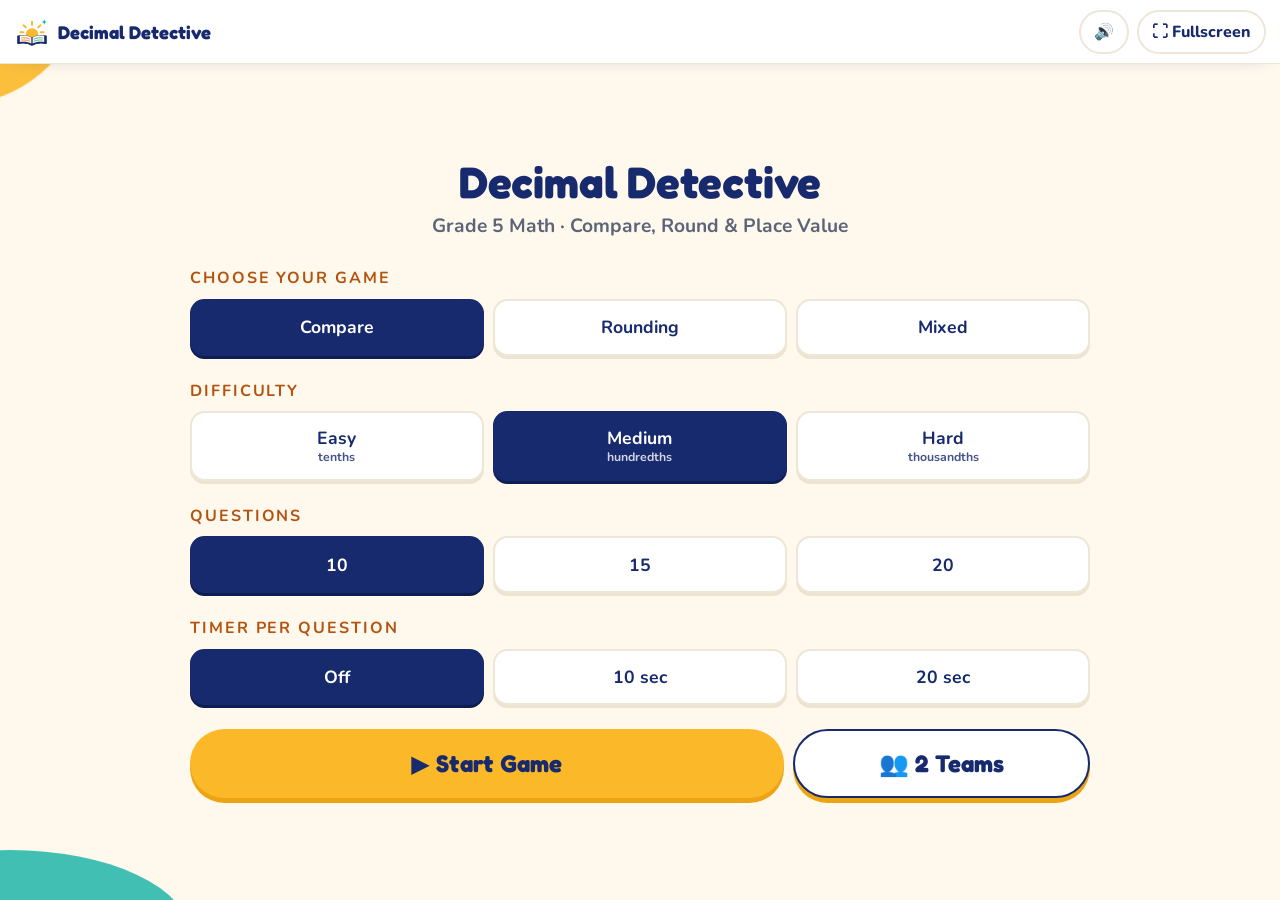
<file: assets/games/decimal-detective/index.html>
<!DOCTYPE html>
<html lang="en">
<head>
<meta charset="UTF-8">
<meta name="viewport" content="width=device-width, initial-scale=1.0">
<meta name="robots" content="noindex, indexifembedded">
<title>Decimal Detective — TeachLuma Games</title>
<style>
  :root {
    --tlfx-accent: var(--subject-math);
    --brand-primary: #2563eb;
    --brand-secondary: #f59e0b;
    --brand-success: #16a34a;
    --brand-danger: #dc2626;
    --brand-bg-soft: #f8fafc;
    --subject-math: #7c3aed;
    --subject-math-dark: #5b21b6;
    --ink: #1f2937;
    --ink-soft: #64748b;
    --border: #e2e8f0;
  }

  * { box-sizing: border-box; }

  html, body {
    height: 100%;
  }

  body {
    margin: 0;
    font-family: 'Segoe UI', Roboto, Arial, sans-serif;
    color: var(--ink);
    background: var(--brand-bg-soft);
    overflow-x: hidden;
  }

  #app {
    min-height: 100vh;
    display: flex;
    flex-direction: column;
  }

  #app:fullscreen,
  #app:-webkit-full-screen {
    background: var(--brand-bg-soft);
  }

  .hidden { display: none !important; }

  /* -----------------------------------------------------------------
     Top bar
     ----------------------------------------------------------------- */
  .topbar {
    display: flex;
    align-items: center;
    justify-content: space-between;
    padding: 0.6rem 0.9rem;
    background: #fff;
    border-bottom: 1px solid var(--border);
    flex-shrink: 0;
  }

  .topbar-title {
    font-weight: 700;
    font-size: clamp(0.9rem, 2vw, 1.15rem);
    color: var(--subject-math-dark);
    white-space: nowrap;
    overflow: hidden;
    text-overflow: ellipsis;
  }

  .icon-btn {
    display: inline-flex;
    align-items: center;
    gap: 0.35rem;
    font-size: clamp(0.85rem, 1.6vw, 1rem);
    font-weight: 600;
    padding: 0.5rem 0.8rem;
    border-radius: 0.5rem;
    border: 2px solid var(--border);
    background: #fff;
    color: var(--ink);
    cursor: pointer;
    line-height: 1;
    min-height: 44px;
    touch-action: manipulation;
  }

  .icon-btn:hover { border-color: var(--subject-math); color: var(--subject-math); }
  .icon-btn:focus-visible { outline: 3px solid var(--subject-math); outline-offset: 2px; }

  .topbar-actions { display: flex; gap: 0.5rem; }

  /* -----------------------------------------------------------------
     Shared "screen" layout
     ----------------------------------------------------------------- */
  .screen {
    flex: 1;
    display: flex;
    flex-direction: column;
    align-items: center;
    justify-content: center;
    padding: 1.25rem 1rem 2rem;
    width: 100%;
  }

  .screen-inner {
    width: 100%;
    max-width: 720px;
    margin: 0 auto;
  }

  /* -----------------------------------------------------------------
     Start screen
     ----------------------------------------------------------------- */
  .start-hero {
    text-align: center;
    margin-bottom: 1.75rem;
  }

  .start-hero h1 {
    font-size: clamp(1.75rem, 5vw, 2.75rem);
    font-weight: 800;
    margin: 0 0 0.35rem;
    color: var(--subject-math-dark);
    letter-spacing: -0.01em;
  }

  .start-hero p {
    font-size: clamp(1rem, 2.2vw, 1.2rem);
    color: var(--ink-soft);
    margin: 0;
    font-weight: 600;
  }

  .option-group {
    margin-bottom: 1.5rem;
  }

  .option-group-label {
    display: block;
    font-size: clamp(0.85rem, 1.8vw, 1rem);
    font-weight: 700;
    text-transform: uppercase;
    letter-spacing: 0.04em;
    color: var(--ink-soft);
    margin-bottom: 0.6rem;
  }

  .option-row {
    display: grid;
    grid-template-columns: repeat(3, 1fr);
    gap: 0.6rem;
  }

  .option-btn {
    font-size: clamp(0.95rem, 2vw, 1.1rem);
    font-weight: 700;
    padding: 0.9rem 0.5rem;
    border-radius: 0.65rem;
    border: 2.5px solid var(--border);
    background: #fff;
    color: var(--ink);
    cursor: pointer;
    min-height: 56px;
    touch-action: manipulation;
    transition: border-color 0.12s ease, background-color 0.12s ease, color 0.12s ease;
  }

  .option-btn:hover { border-color: var(--subject-math); }
  .option-btn:focus-visible { outline: 3px solid var(--subject-math); outline-offset: 2px; }

  .option-btn[aria-pressed="true"] {
    background: var(--subject-math);
    border-color: var(--subject-math);
    color: #fff;
  }

  .option-btn-stacked { display: flex; flex-direction: column; align-items: center; justify-content: center; gap: 0.15rem; line-height: 1.15; }
  .option-btn-stacked .opt-sub { font-size: 0.7em; font-weight: 600; opacity: 0.8; }

  .start-btn {
    display: block;
    width: 100%;
    font-size: clamp(1.15rem, 3vw, 1.5rem);
    font-weight: 800;
    letter-spacing: 0.02em;
    padding: 1.1rem 1rem;
    border-radius: 0.75rem;
    border: none;
    background: var(--subject-math);
    color: #fff;
    cursor: pointer;
    min-height: 64px;
    touch-action: manipulation;
    transition: background-color 0.12s ease, transform 0.08s ease;
  }

  .start-btn:hover { background: var(--subject-math-dark); }
  .start-btn:active { transform: scale(0.98); }
  .start-btn:focus-visible { outline: 3px solid var(--subject-math-dark); outline-offset: 3px; }

  /* -----------------------------------------------------------------
     Play screen — HUD
     ----------------------------------------------------------------- */
  .hud {
    display: flex;
    align-items: center;
    justify-content: space-between;
    gap: 0.75rem;
    margin-bottom: 1.25rem;
    flex-wrap: wrap;
  }

  .hud-stat {
    font-size: clamp(0.95rem, 2vw, 1.2rem);
    font-weight: 700;
    color: var(--ink-soft);
    white-space: nowrap;
  }

  .hud-stat strong { color: var(--ink); }

  .hud-streak { color: var(--brand-secondary); }

  @keyframes streakPop {
    0% { transform: scale(1); }
    45% { transform: scale(1.25); }
    100% { transform: scale(1); }
  }

  .hud-streak.pop { animation: streakPop 0.4s ease; }

  .progress-track {
    width: 100%;
    height: 10px;
    border-radius: 999px;
    background: var(--border);
    overflow: hidden;
    margin-bottom: 1.5rem;
  }

  .progress-fill {
    height: 100%;
    background: var(--subject-math);
    border-radius: 999px;
    transition: width 0.25s ease;
  }

  .timer-wrap {
    display: flex;
    align-items: center;
    gap: 0.5rem;
    margin-bottom: 1.25rem;
  }

  .timer-track {
    flex: 1;
    height: 14px;
    border-radius: 999px;
    background: var(--border);
    overflow: hidden;
  }

  .timer-fill {
    height: 100%;
    background: var(--brand-secondary);
    border-radius: 999px;
    transition: width 1s linear;
  }

  .timer-fill.urgent { background: var(--brand-danger); }

  .timer-label {
    font-size: clamp(0.95rem, 2vw, 1.15rem);
    font-weight: 800;
    color: var(--ink-soft);
    min-width: 2.2ch;
    text-align: right;
  }

  /* Place-value chart: digits line up under Ones . Tenths Hundredths ... */
  .game-display {
    display: flex;
    justify-content: center;
    margin: 0.25rem 0 1.25rem;
  }

  .dd-chart {
    display: grid;
    gap: 0.35rem;
    justify-content: center;
  }

  .dd-head {
    font-size: clamp(0.62rem, 1.6vw, 0.78rem);
    font-weight: 800;
    text-transform: uppercase;
    letter-spacing: 0.04em;
    color: var(--ink-soft);
    text-align: center;
    padding-bottom: 0.15rem;
  }

  .dd-cell {
    width: clamp(2.6rem, 9vw, 4rem);
    height: clamp(3rem, 10vw, 4.4rem);
    display: flex;
    align-items: center;
    justify-content: center;
    border-radius: 0.8rem;
    background: #fff;
    border: 3px solid var(--border);
    font-size: clamp(1.6rem, 5vw, 2.6rem);
    font-weight: 800;
    color: var(--subject-math-dark);
  }

  .dd-cell.empty { background: transparent; border-style: dashed; opacity: 0.45; }
  .dd-point { width: 1rem; border: 0; background: transparent; font-size: clamp(2rem, 6vw, 3rem); }
  .dd-cell.hl { border-color: var(--brand-secondary); background: #fffbeb; color: #b45309; transform: scale(1.06); }
  .dd-head.hl { color: #b45309; }

  .question {
    text-align: center;
    font-size: clamp(1.2rem, 3.5vw, 1.75rem);
    font-weight: 800;
    color: var(--ink);
    margin: 0.5rem 0 1.75rem;
    letter-spacing: -0.01em;
    line-height: 1.25;
  }

  .answers {
    display: grid;
    grid-template-columns: repeat(2, 1fr);
    gap: 0.85rem;
    margin-bottom: 1.25rem;
  }

  @media (min-width: 640px) {
    .answers { grid-template-columns: repeat(4, 1fr); }
  }

  .answers.answers-compact {
    grid-template-columns: repeat(2, 1fr);
    max-width: 420px;
    margin-left: auto;
    margin-right: auto;
  }

  .answer-btn {
    font-size: clamp(1.2rem, 4.5vw, 1.9rem);
    font-weight: 800;
    padding: 1rem 0.5rem;
    min-height: clamp(4.5rem, 14vw, 6.5rem);
    border-radius: 0.85rem;
    border: 3px solid var(--subject-math);
    background: #fff;
    color: var(--subject-math);
    cursor: pointer;
    touch-action: manipulation;
    transition: background-color 0.12s ease, color 0.12s ease, transform 0.08s ease;
  }

  .answer-btn:hover:not(:disabled) { background: var(--subject-math); color: #fff; }
  .answer-btn:active:not(:disabled) { transform: scale(0.97); }
  .answer-btn:focus-visible { outline: 3px solid var(--subject-math-dark); outline-offset: 3px; }
  .answer-btn:disabled { cursor: default; }

  .answer-btn.correct {
    background: var(--brand-success);
    border-color: var(--brand-success);
    color: #fff;
    opacity: 1;
  }

  .answer-btn.incorrect {
    background: var(--brand-danger);
    border-color: var(--brand-danger);
    color: #fff;
    opacity: 1;
  }

  .answer-btn.dimmed { opacity: 0.45; }

  .feedback {
    text-align: center;
    font-size: clamp(1.15rem, 3vw, 1.6rem);
    font-weight: 800;
    min-height: 2.2rem;
    display: flex;
    align-items: center;
    justify-content: center;
    gap: 0.5rem;
  }

  .feedback.correct { color: var(--brand-success); }
  .feedback.incorrect { color: var(--brand-danger); }

  /* -----------------------------------------------------------------
     Results screen
     ----------------------------------------------------------------- */
  .results-emoji { font-size: clamp(3rem, 8vw, 4.5rem); margin-bottom: 0.5rem; }

  .results-score {
    font-size: clamp(2rem, 6vw, 3rem);
    font-weight: 800;
    color: var(--subject-math-dark);
    margin: 0 0 0.25rem;
  }

  .results-detail {
    font-size: clamp(1rem, 2.2vw, 1.2rem);
    color: var(--ink-soft);
    font-weight: 600;
    margin: 0 0 1.75rem;
    text-align: center;
  }

  .results-actions {
    display: flex;
    flex-direction: column;
    gap: 0.75rem;
  }

  @media (min-width: 480px) {
    .results-actions { flex-direction: row; }
  }

  .btn-secondary {
    flex: 1;
    font-size: clamp(1rem, 2.4vw, 1.2rem);
    font-weight: 700;
    padding: 0.9rem 1rem;
    border-radius: 0.75rem;
    border: 2.5px solid var(--subject-math);
    background: #fff;
    color: var(--subject-math);
    cursor: pointer;
    min-height: 56px;
    touch-action: manipulation;
  }

  .btn-secondary:hover { background: var(--brand-bg-soft); }
  .btn-secondary:focus-visible { outline: 3px solid var(--subject-math); outline-offset: 2px; }

  .btn-primary-lg {
    flex: 1;
    font-size: clamp(1rem, 2.4vw, 1.2rem);
    font-weight: 700;
    padding: 0.9rem 1rem;
    border-radius: 0.75rem;
    border: none;
    background: var(--subject-math);
    color: #fff;
    cursor: pointer;
    min-height: 56px;
    touch-action: manipulation;
  }

  .btn-primary-lg:hover { background: var(--subject-math-dark); }
  .btn-primary-lg:focus-visible { outline: 3px solid var(--subject-math-dark); outline-offset: 2px; }

  .center-text { text-align: center; }

  @media (max-height: 760px) and (min-height: 481px) {
    .screen { padding: 0.9rem 1rem 1.25rem; }
    .start-hero { margin-bottom: 1.1rem; }
    .option-group { margin-bottom: 1rem; }
    .option-btn { padding: 0.7rem 0.5rem; min-height: 48px; }
    .start-btn { padding: 0.85rem 1rem; min-height: 56px; }
  }

  @media (max-height: 760px) and (min-height: 481px) and (min-width: 700px) {
    .option-groups-wrap {
      display: grid;
      grid-template-columns: 1fr 1fr;
      gap: 0.2rem 1.5rem;
    }
    .option-group { margin-bottom: 0.85rem; }
  }

  @media (max-height: 480px) and (orientation: landscape) {
    .topbar { padding: 0.25rem 0.75rem; }
    .icon-btn { min-height: 32px; padding: 0.3rem 0.6rem; font-size: 0.8rem; }
    .screen { padding: 0.4rem 1rem; justify-content: flex-start; }

    .start-hero { margin-bottom: 0.4rem; }
    .start-hero h1 { font-size: clamp(1.1rem, 3vw, 1.6rem); margin-bottom: 0.1rem; }
    .start-hero p { font-size: clamp(0.7rem, 1.8vw, 0.85rem); }

    .option-groups-wrap {
      display: flex;
      gap: 0.75rem;
      margin-bottom: 0.4rem;
    }
    .option-group { flex: 1; margin-bottom: 0; }
    .option-group-label { font-size: 0.65rem; margin-bottom: 0.2rem; }
    .option-row { grid-template-columns: 1fr; gap: 0.25rem; }
    .option-btn { min-height: 30px; padding: 0.25rem; font-size: 0.75rem; border-width: 2px; }

    .start-btn { min-height: 38px; padding: 0.45rem 1rem; font-size: 1rem; }

    .hud { margin-bottom: 0.4rem; }
    .progress-track { margin-bottom: 0.5rem; }
    .timer-wrap { margin-bottom: 0.5rem; }
    .dd-cell { width: 2.2rem; height: 2.4rem; font-size: 1.3rem; }
    .dd-head { font-size: 0.55rem; }
    .question { margin: 0.15rem 0 0.5rem; font-size: clamp(1rem, 3.5vw, 1.4rem); }
    .answers { gap: 0.5rem; margin-bottom: 0.6rem; }
    .answer-btn { min-height: clamp(2.5rem, 10vw, 3.5rem); font-size: clamp(1rem, 3.5vw, 1.4rem); }
    .feedback { min-height: 1.6rem; font-size: 1.1rem; }

    .results-emoji { font-size: 2rem; margin-bottom: 0.25rem; }
    .results-score { font-size: 1.5rem; margin-bottom: 0.15rem; }
    .results-detail { margin-bottom: 0.75rem; }
  }

  @media (max-height: 480px) and (orientation: landscape) and (max-width: 560px) {
    .option-groups-wrap { flex-direction: column; gap: 0.2rem; }
    .option-group-label { margin-bottom: 0.1rem; }
    .option-row { grid-template-columns: repeat(3, 1fr); }
    .option-btn { min-height: 26px; padding: 0.15rem; }
  }

  @media (min-width: 1200px) {
    .screen-inner { max-width: 900px; }
  }

  .sr-only {
    position: absolute;
    width: 1px; height: 1px;
    padding: 0; margin: -1px;
    overflow: hidden;
    clip: rect(0,0,0,0);
    white-space: nowrap;
    border: 0;
  }
</style>
<link rel="stylesheet" href="../shared/game-theme.css?v=1">
</head>
<body>
<div id="app">
  <div class="topbar">
    <span class="topbar-title"><a class="topbar-home" href="../../../games.php" target="_top" aria-label="All TeachLuma games"><img src="../../brand/teachluma-icon.svg" alt="" width="32" height="30"></a><span class="topbar-name">Decimal Detective</span></span>
    <div class="topbar-actions">
      <button type="button" class="icon-btn" id="muteBtn" aria-pressed="false" aria-label="Mute sound">🔊<span class="sr-only"> Sound on</span></button>
      <button type="button" class="icon-btn" id="fullscreenBtn" aria-label="Enter fullscreen">⛶ Fullscreen</button>
    </div>
  </div>

  <!-- START SCREEN -->
  <section class="screen" id="screenStart" aria-label="Decimal Detective setup">
    <div class="screen-inner">
      <div class="start-hero">
        <h1>Decimal Detective</h1>
        <p>Grade 5 Math &middot; Compare, Round &amp; Place Value</p>
      </div>

      <div class="option-groups-wrap">
        <div class="option-group" role="group" aria-labelledby="modeLabel">
          <span class="option-group-label" id="modeLabel">Choose your game</span>
          <div class="option-row" id="modeGroup">
            <button type="button" class="option-btn" data-value="compare" aria-pressed="true">Compare</button>
            <button type="button" class="option-btn" data-value="round" aria-pressed="false">Rounding</button>
            <button type="button" class="option-btn" data-value="mixed" aria-pressed="false">Mixed</button>
          </div>
        </div>

        <div class="option-group" role="group" aria-labelledby="difficultyLabel">
          <span class="option-group-label" id="difficultyLabel">Difficulty</span>
          <div class="option-row" id="difficultyGroup">
            <button type="button" class="option-btn option-btn-stacked" data-value="easy" aria-pressed="false">
              <span>Easy</span><span class="opt-sub">tenths</span>
            </button>
            <button type="button" class="option-btn option-btn-stacked" data-value="medium" aria-pressed="true">
              <span>Medium</span><span class="opt-sub">hundredths</span>
            </button>
            <button type="button" class="option-btn option-btn-stacked" data-value="hard" aria-pressed="false">
              <span>Hard</span><span class="opt-sub">thousandths</span>
            </button>
          </div>
        </div>

        <div class="option-group" role="group" aria-labelledby="countLabel">
          <span class="option-group-label" id="countLabel">Questions</span>
          <div class="option-row" id="countGroup">
            <button type="button" class="option-btn" data-value="10" aria-pressed="true">10</button>
            <button type="button" class="option-btn" data-value="15" aria-pressed="false">15</button>
            <button type="button" class="option-btn" data-value="20" aria-pressed="false">20</button>
          </div>
        </div>

        <div class="option-group" role="group" aria-labelledby="timerLabel">
          <span class="option-group-label" id="timerLabel">Timer per question</span>
          <div class="option-row" id="timerGroup">
            <button type="button" class="option-btn" data-value="0" aria-pressed="true">Off</button>
            <button type="button" class="option-btn" data-value="10">10 sec</button>
            <button type="button" class="option-btn" data-value="20">20 sec</button>
          </div>
        </div>
      </div>

      <div class="start-actions">
        <button type="button" class="start-btn" id="startBtn">▶ Start Game</button>
        <button type="button" class="start-btn start-btn-teams" id="startTeamsBtn" aria-label="Play in two teams">👥 2 Teams</button>
      </div>
    </div>
  </section>

  <!-- PLAY SCREEN -->
  <section class="screen hidden" id="screenPlay" aria-label="Decimal Detective gameplay">
    <div class="screen-inner">
      <div class="hud">
        <span class="hud-stat" id="hudCounter" aria-live="polite">Question <strong>1</strong> / 10</span>
        <span class="hud-stat hidden" id="hudTeam" aria-live="polite"></span>
        <span class="hud-stat hud-streak hidden" id="hudStreak">🔥 <strong id="hudStreakCount">0</strong> streak</span>
        <span class="hud-stat">Score: <strong id="hudScore">0</strong></span>
      </div>
      <div class="progress-track" role="progressbar" aria-label="Progress" aria-valuemin="0" aria-valuemax="100" id="progressTrack">
        <div class="progress-fill" id="progressFill" style="width:0%"></div>
      </div>

      <div class="timer-wrap hidden" id="timerWrap">
        <div class="timer-track" role="progressbar" aria-label="Time remaining" aria-valuemin="0" aria-valuemax="100" id="timerTrack">
          <div class="timer-fill" id="timerFill" style="width:100%"></div>
        </div>
        <span class="timer-label" id="timerLabelText">10</span>
      </div>

      <div class="game-display" id="gameDisplay" aria-live="polite"></div>

      <p class="question" id="questionText" aria-live="polite">&nbsp;</p>

      <div class="answers" id="answersGrid">
        <button type="button" class="answer-btn" data-index="0"></button>
        <button type="button" class="answer-btn" data-index="1"></button>
        <button type="button" class="answer-btn" data-index="2"></button>
        <button type="button" class="answer-btn" data-index="3"></button>
      </div>

      <p class="feedback" id="feedbackText" aria-live="assertive">&nbsp;</p>
    </div>
  </section>

  <!-- RESULTS SCREEN -->
  <section class="screen hidden" id="screenResults" aria-label="Decimal Detective results">
    <div class="screen-inner center-text">
      <p class="results-emoji" id="resultsEmoji">🎉</p>
      <p class="results-score" id="resultsScore">8 / 10</p>
      <p class="results-detail" id="resultsDetail">Great job! That's 80% correct.</p>
      <div class="results-actions">
        <button type="button" class="btn-secondary" id="changeSettingsBtn">Change Settings</button>
        <button type="button" class="btn-primary-lg" id="playAgainBtn">Play Again</button>
      </div>
    </div>
  </section>
</div>

<script src="../shared/game-fx.js"></script>
<script>
(function () {
  'use strict';


  function randInt(min, max) {
    return Math.floor(Math.random() * (max - min + 1)) + min;
  }

  function shuffle(arr) {
    var copy = arr.slice();
    for (var j = copy.length - 1; j > 0; j--) {
      var k = Math.floor(Math.random() * (j + 1));
      var tmp = copy[j];
      copy[j] = copy[k];
      copy[k] = tmp;
    }
    return copy;
  }

  function uniqueExcept(candidates, correct, n) {
    var out = [];
    candidates.forEach(function (c) {
      if (c !== correct && out.indexOf(c) === -1) { out.push(c); }
    });
    return out.slice(0, n);
  }

  // -------------------------------------------------------------------
  // Decimal questions. Numbers are handled as integers in units of
  // 10^-dp so rounding and comparing are exact (no floating-point drift).
  // Difficulty sets how many decimal places are in play.
  // -------------------------------------------------------------------
  var DIFFICULTY_DP = { easy: 1, medium: 2, hard: 3 };
  var PLACE_NAMES = ['ones', 'tenths', 'hundredths', 'thousandths'];

  // "k" units of 10^-dp  ->  "4.26"
  function fmt(k, dp) {
    if (dp === 0) { return String(k); }
    var neg = k < 0; k = Math.abs(k);
    var p = Math.pow(10, dp);
    var whole = Math.floor(k / p);
    var frac = String(k % p);
    while (frac.length < dp) { frac = '0' + frac; }
    return (neg ? '-' : '') + whole + '.' + frac;
  }

  // Drop trailing zeros for "natural" decimals (0.50 -> 0.5)
  function trim(s) {
    return s.indexOf('.') === -1 ? s : s.replace(/0+$/, '').replace(/\.$/, '');
  }

  function digitsOf(s) {
    var parts = s.split('.');
    return { whole: parts[0], frac: parts[1] || '' };
  }

  function buildCompare(level) {
    var dp = DIFFICULTY_DP[level] || 2;
    var whole = randInt(0, 9);
    var a, b, dpA, dpB, guard = 0;
    do {
      dpA = randInt(1, dp);
      dpB = dp === 1 ? 1 : randInt(1, dp);
      a = whole * Math.pow(10, dpA) + randInt(1, Math.pow(10, dpA) - 1);
      b = whole * Math.pow(10, dpB) + randInt(1, Math.pow(10, dpB) - 1);
      guard++;
    } while (guard < 50 && (a * Math.pow(10, 3 - dpA) === b * Math.pow(10, 3 - dpB)));
    var aText = trim(fmt(a, dpA));
    var bText = trim(fmt(b, dpB));
    var greater = a * Math.pow(10, 3 - dpA) > b * Math.pow(10, 3 - dpB) ? aText : bText;
    return {
      type: 'compare',
      numbers: [aText, bText],
      text: 'Which decimal is greater?',
      correct: greater,
      choices: shuffle([aText, bText])
    };
  }

  function buildRound(level) {
    var dp = DIFFICULTY_DP[level] || 2;
    var k;
    do { k = randInt(Math.pow(10, dp), 20 * Math.pow(10, dp) - 1); } while (k % 10 === 0);
    var to = dp - 1;
    var lower = Math.floor(k / 10);
    var rounded = lower + (k % 10 >= 5 ? 1 : 0);
    var correct = fmt(rounded, to);
    var others = uniqueExcept([fmt(lower, to), fmt(lower + 1, to), fmt(rounded + 1, to), fmt(Math.max(0, rounded - 1), to), fmt(rounded + 2, to)], correct, 3);
    var target = to === 0 ? 'the nearest whole number' : 'the nearest ' + PLACE_NAMES[to].replace(/s$/, '');
    return {
      type: 'round',
      numbers: [fmt(k, dp)],
      highlight: to,
      text: 'Round ' + fmt(k, dp) + ' to ' + target + '.',
      correct: correct,
      choices: shuffle([correct].concat(others))
    };
  }

  function buildPlace(level) {
    var dp = DIFFICULTY_DP[level] || 2;
    var k;
    do { k = randInt(Math.pow(10, dp), 100 * Math.pow(10, dp) - 1); } while (k % 10 === 0);
    var s = fmt(k, dp);
    var frac = digitsOf(s).frac;
    var pos, guard = 0;
    do { pos = randInt(1, dp); guard++; } while (guard < 20 && frac.charAt(pos - 1) === '0');
    if (frac.charAt(pos - 1) === '0') { pos = dp; }
    var d = parseInt(frac.charAt(pos - 1), 10);
    var value = function (p) { return p <= 0 ? String(d * Math.pow(10, -p)) : trim(fmt(d, p)); };
    var correct = value(pos);
    var others = uniqueExcept([value(0), value(pos + 1), value(pos - 1), value(pos + 2), value(-1)], correct, 3);
    return {
      type: 'place',
      numbers: [s],
      highlight: pos,
      text: 'What is the value of the highlighted digit ' + d + '?',
      correct: correct,
      choices: shuffle([correct].concat(others))
    };
  }

  var QUESTION_GENERATORS = {
    compare: buildCompare,
    round: buildRound,
    mixed: function (level) {
      var r = Math.random();
      return r < 0.34 ? buildCompare(level) : (r < 0.67 ? buildRound(level) : buildPlace(level));
    }
  };

  // -------------------------------------------------------------------
  // Sound — tiny WebAudio-generated tones, no audio files, muted state
  // persisted locally. Never plays automatically; only ever triggered by
  // a direct user action (answering, finishing).
  // -------------------------------------------------------------------
  var AudioCtx = window.AudioContext || window.webkitAudioContext;
  var audioCtx = null;
  var soundOn = true;
  try {
    soundOn = localStorage.getItem('dd_sound_on') !== '0';
  } catch (e) { /* localStorage unavailable — default to on, non-fatal */ }

  function getAudioCtx() {
    if (!AudioCtx) { return null; }
    if (!audioCtx) { audioCtx = new AudioCtx(); }
    return audioCtx;
  }

  function playTone(freq, durationMs, delayMs) {
    if (!soundOn) { return; }
    var ctx = getAudioCtx();
    if (!ctx) { return; }
    var start = ctx.currentTime + (delayMs || 0) / 1000;
    var osc = ctx.createOscillator();
    var gain = ctx.createGain();
    osc.type = 'sine';
    osc.frequency.setValueAtTime(freq, start);
    gain.gain.setValueAtTime(0.0001, start);
    gain.gain.exponentialRampToValueAtTime(0.18, start + 0.02);
    gain.gain.exponentialRampToValueAtTime(0.0001, start + durationMs / 1000);
    osc.connect(gain);
    gain.connect(ctx.destination);
    osc.start(start);
    osc.stop(start + durationMs / 1000 + 0.02);
  }

  function soundCorrect() { playTone(660, 120, 0); playTone(880, 160, 110); }
  function soundIncorrect() { playTone(220, 220, 0); }
  function soundStreak() { playTone(660, 100, 0); playTone(784, 100, 90); playTone(988, 180, 180); }
  function soundComplete() { playTone(523, 140, 0); playTone(659, 140, 130); playTone(784, 220, 260); }

  // -------------------------------------------------------------------
  // Play tracking — lets the TeachLuma admin dashboard show real usage
  // counts. Fire-and-forget: a network failure here must never block or
  // break gameplay, so every error is swallowed silently. Uses a relative
  // path (not an absolute URL) so this same file works unmodified no
  // matter what path the site is hosted under.
  // -------------------------------------------------------------------
  function trackPlay(eventType) {
    try {
      fetch('../../../api/game-track.php', {
        method: 'POST',
        headers: { 'Content-Type': 'application/json' },
        body: JSON.stringify({ slug: 'decimal-detective', event: eventType })
      }).catch(function () {});
    } catch (e) { /* non-fatal */ }
  }

  // -------------------------------------------------------------------
  // Fullscreen — feature-detected; hidden entirely on browsers/devices
  // (notably iPhone Safari) with no Fullscreen API support at all.
  // -------------------------------------------------------------------
  var appEl = document.getElementById('app');
  var fullscreenBtn = document.getElementById('fullscreenBtn');

  function requestFs(el) {
    var fn = el.requestFullscreen || el.webkitRequestFullscreen;
    if (fn) { fn.call(el).catch(function () {}); }
  }
  function exitFs() {
    var fn = document.exitFullscreen || document.webkitExitFullscreen;
    if (fn) { fn.call(document); }
  }
  function currentFsElement() {
    return document.fullscreenElement || document.webkitFullscreenElement || null;
  }
  var fsSupported = !!(appEl.requestFullscreen || appEl.webkitRequestFullscreen);

  if (!fsSupported) {
    fullscreenBtn.classList.add('hidden');
  } else {
    fullscreenBtn.addEventListener('click', function () {
      if (currentFsElement()) {
        exitFs();
      } else {
        requestFs(appEl);
      }
    });
    ['fullscreenchange', 'webkitfullscreenchange'].forEach(function (evt) {
      document.addEventListener(evt, function () {
        var active = !!currentFsElement();
        fullscreenBtn.textContent = active ? '⤢ Exit Fullscreen' : '⛶ Fullscreen';
        fullscreenBtn.setAttribute('aria-label', active ? 'Exit fullscreen' : 'Enter fullscreen');
      });
    });
  }

  // -------------------------------------------------------------------
  // Mute toggle
  // -------------------------------------------------------------------
  var muteBtn = document.getElementById('muteBtn');
  function renderMuteBtn() {
    muteBtn.textContent = soundOn ? '🔊' : '🔇';
    muteBtn.setAttribute('aria-pressed', soundOn ? 'false' : 'true');
    muteBtn.setAttribute('aria-label', soundOn ? 'Mute sound' : 'Unmute sound');
  }
  renderMuteBtn();
  muteBtn.addEventListener('click', function () {
    soundOn = !soundOn;
    renderMuteBtn();
    try { localStorage.setItem('dd_sound_on', soundOn ? '1' : '0'); } catch (e) { /* non-fatal */ }
  });

  // -------------------------------------------------------------------
  // Screens
  // -------------------------------------------------------------------
  var screenStart = document.getElementById('screenStart');
  var screenPlay = document.getElementById('screenPlay');
  var screenResults = document.getElementById('screenResults');

  function showScreen(el) {
    [screenStart, screenPlay, screenResults].forEach(function (s) {
      s.classList.toggle('hidden', s !== el);
    });
  }

  // -------------------------------------------------------------------
  // Start-screen option groups (mode / difficulty / question count / timer)
  // -------------------------------------------------------------------
  var settings = { mode: 'compare', difficulty: 'medium', totalQuestions: 10, timerSeconds: 0 };

  function wireOptionGroup(groupId, settingKey, parse) {
    var group = document.getElementById(groupId);
    var buttons = Array.prototype.slice.call(group.querySelectorAll('.option-btn'));
    buttons.forEach(function (btn) {
      btn.addEventListener('click', function () {
        buttons.forEach(function (b) { b.setAttribute('aria-pressed', 'false'); });
        btn.setAttribute('aria-pressed', 'true');
        settings[settingKey] = parse(btn.dataset.value);
      });
    });
  }

  wireOptionGroup('modeGroup', 'mode', function (v) { return v; });
  wireOptionGroup('difficultyGroup', 'difficulty', function (v) { return v; });
  wireOptionGroup('countGroup', 'totalQuestions', function (v) { return parseInt(v, 10); });
  wireOptionGroup('timerGroup', 'timerSeconds', function (v) { return parseInt(v, 10); });

  // -------------------------------------------------------------------
  // Gameplay state
  // -------------------------------------------------------------------
  // Optional fun layer (shared/game-fx.js); the game plays normally without it.
  var FX = window.TLFX || null;
  var teams = FX ? new FX.Teams() : null;
  var teamMode = false;

  var state = {
    index: 0,
    score: 0,
    streak: 0,
    bestStreak: 0,
    questions: [],
    locked: false,
    timerHandle: null,
    timeLeft: 0
  };

  var hudCounter = document.getElementById('hudCounter');
  var hudScore = document.getElementById('hudScore');
  var hudStreak = document.getElementById('hudStreak');
  var hudStreakCount = document.getElementById('hudStreakCount');

  function updateStreakDisplay() {
    if (teams && teams.enabled) { hudStreak.classList.add('hidden'); return; }
    hudStreakCount.textContent = String(state.streak);
    if (state.streak >= 2) {
      hudStreak.classList.remove('hidden');
      hudStreak.classList.remove('pop');
      void hudStreak.offsetWidth;
      hudStreak.classList.add('pop');
    } else {
      hudStreak.classList.add('hidden');
    }
  }
  var progressFill = document.getElementById('progressFill');
  var progressTrack = document.getElementById('progressTrack');
  var timerWrap = document.getElementById('timerWrap');
  var timerFill = document.getElementById('timerFill');
  var timerTrack = document.getElementById('timerTrack');
  var timerLabelText = document.getElementById('timerLabelText');
  var gameDisplay = document.getElementById('gameDisplay');
  var questionText = document.getElementById('questionText');
  var feedbackText = document.getElementById('feedbackText');
  var answersGrid = document.getElementById('answersGrid');
  var answerButtons = Array.prototype.slice.call(document.querySelectorAll('.answer-btn'));

  // Place-value chart: every number lines up on its decimal point.
  function renderDisplay(q) {
    var maxWhole = 1, maxFrac = 0;
    q.numbers.forEach(function (n) {
      var p = digitsOf(n);
      maxWhole = Math.max(maxWhole, p.whole.length);
      maxFrac = Math.max(maxFrac, p.frac.length);
    });
    var wholeNames = ['ones', 'tens'];
    var cols = maxWhole + 1 + maxFrac;
    var html = '<div class="dd-chart" style="grid-template-columns:repeat(' + cols + ', auto)">';
    for (var w = maxWhole - 1; w >= 0; w--) {
      html += '<div class="dd-head' + (q.highlight === 0 && w === 0 ? ' hl' : '') + '">' + wholeNames[w] + '</div>';
    }
    html += '<div class="dd-head"></div>';
    for (var f = 1; f <= maxFrac; f++) {
      html += '<div class="dd-head' + (q.highlight === f ? ' hl' : '') + '">' + PLACE_NAMES[f] + '</div>';
    }
    q.numbers.forEach(function (n) {
      var p = digitsOf(n);
      for (var w2 = maxWhole - 1; w2 >= 0; w2--) {
        var ch = p.whole.charAt(p.whole.length - 1 - w2);
        html += '<div class="dd-cell' + (ch === '' ? ' empty' : '') + (q.highlight === 0 && w2 === 0 ? ' hl' : '') + '">' + ch + '</div>';
      }
      html += '<div class="dd-cell dd-point">' + (p.frac.length ? '.' : '') + '</div>';
      for (var f2 = 1; f2 <= maxFrac; f2++) {
        var c = p.frac.charAt(f2 - 1);
        html += '<div class="dd-cell' + (c === '' ? ' empty' : '') + (q.highlight === f2 ? ' hl' : '') + '">' + c + '</div>';
      }
    });
    gameDisplay.innerHTML = html + '</div>';
  }

  function clearTimer() {
    if (state.timerHandle) {
      window.clearInterval(state.timerHandle);
      state.timerHandle = null;
    }
  }

  function startQuestionTimer() {
    clearTimer();
    if (!settings.timerSeconds) {
      timerWrap.classList.add('hidden');
      return;
    }
    timerWrap.classList.remove('hidden');
    state.timeLeft = settings.timerSeconds;
    timerLabelText.textContent = String(state.timeLeft);
    timerFill.style.width = '100%';
    timerFill.classList.remove('urgent');
    timerTrack.setAttribute('aria-valuenow', '100');

    state.timerHandle = window.setInterval(function () {
      state.timeLeft--;
      var pct = Math.max(0, (state.timeLeft / settings.timerSeconds) * 100);
      timerFill.style.width = pct + '%';
      timerTrack.setAttribute('aria-valuenow', String(Math.round(pct)));
      timerLabelText.textContent = String(Math.max(0, state.timeLeft));
      if (state.timeLeft <= 3) {
        timerFill.classList.add('urgent');
      }
      if (state.timeLeft <= 0) {
        clearTimer();
        handleTimeout();
      }
    }, 1000);
  }

  function renderQuestion() {
    var q = state.questions[state.index];
    questionText.textContent = q.text;
    hudCounter.innerHTML = 'Question <strong>' + (state.index + 1) + '</strong> / ' + settings.totalQuestions;
    if (teams) { teams.renderTurn(document.getElementById('hudTeam'), state.index); }
    if (FX) {
      FX.enter(document.querySelector('.game-display') || questionText);
      FX.enter(document.getElementById('answersGrid'));
    }
    var progressPct = (state.index / settings.totalQuestions) * 100;
    progressFill.style.width = progressPct + '%';
    progressTrack.setAttribute('aria-valuenow', String(Math.round(progressPct)));
    feedbackText.textContent = ' ';
    feedbackText.className = 'feedback';
    state.locked = false;

    renderDisplay(q);

    var count = q.choices.length;
    answerButtons.forEach(function (btn, i) {
      if (i < count) {
        btn.className = 'answer-btn';
        btn.textContent = String(q.choices[i]);
        btn.dataset.answer = String(q.choices[i]);
        btn.disabled = false;
      } else {
        btn.className = 'answer-btn hidden';
        btn.disabled = true;
      }
    });
    answersGrid.classList.toggle('answers-compact', count === 2);
    answersGrid.classList.toggle('answers-three', count === 3);

    startQuestionTimer();
  }

  function buildQuestions() {
    var generator = QUESTION_GENERATORS[settings.mode] || QUESTION_GENERATORS['compare'];
    var list = [];
    for (var i = 0; i < settings.totalQuestions; i++) {
      list.push(generator(settings.difficulty));
    }
    return list;
  }

  function startGame() {
    state.index = 0;
    state.score = 0;
    state.streak = 0;
    state.bestStreak = 0;
    state.questions = buildQuestions();
    if (teams) { teams.reset(teamMode); }
    hudScore.textContent = teams && teams.enabled ? teams.scoreText() : '0';
    updateStreakDisplay();
    showScreen(screenPlay);
    renderQuestion();
    trackPlay('started');
  }

  function lockButtons() {
    answerButtons.forEach(function (b) { b.disabled = true; });
  }

  function revealCorrect(correct) {
    answerButtons.forEach(function (b) {
      if (b.classList.contains('hidden')) { return; }
      if (b.dataset.answer === String(correct)) {
        b.classList.add('correct');
      } else {
        b.classList.add('dimmed');
      }
    });
  }

  function advance() {
    window.setTimeout(function () {
      state.index++;
      if (state.index < settings.totalQuestions) {
        renderQuestion();
      } else {
        finishGame();
      }
    }, 1300);
  }

  function handleTimeout() {
    if (state.locked) { return; }
    state.locked = true;
    lockButtons();
    var q = state.questions[state.index];
    revealCorrect(q.correct);
    feedbackText.textContent = "⏰ Time's Up!";
    feedbackText.className = 'feedback incorrect';
    soundIncorrect();
    state.streak = 0;
    updateStreakDisplay();
    advance();
  }

  function handleAnswer(btn) {
    if (state.locked) { return; }
    state.locked = true;
    clearTimer();
    lockButtons();

    var q = state.questions[state.index];
    var isCorrect = btn.dataset.answer === String(q.correct);

    if (isCorrect) {
      state.score++;
      state.streak++;
      state.bestStreak = Math.max(state.bestStreak, state.streak);
      if (teams && teams.enabled) {
        teams.award(state.index);
        hudScore.textContent = teams.scoreText();
      } else {
        hudScore.textContent = String(state.score);
      }
      btn.classList.add('correct');
      if (FX) { FX.popText(btn, '+1'); }
      updateStreakDisplay();

      if (teams && teams.enabled) {
        feedbackText.textContent = '✓ Point for ' + FX.TEAM_NAMES[teams.turn(state.index)] + '!';
        soundCorrect();
      } else if (state.streak >= 3 && state.streak % 3 === 0) {
        feedbackText.textContent = '🔥 ' + state.streak + ' in a row!';
        soundStreak();
      } else {
        feedbackText.textContent = '✓ Correct!';
        soundCorrect();
      }
      feedbackText.className = 'feedback correct';
    } else {
      btn.classList.add('incorrect');
      if (FX) { FX.shake(btn); }
      answerButtons.forEach(function (b) {
        if (b.classList.contains('hidden') || b === btn) { return; }
        if (b.dataset.answer === String(q.correct)) {
          b.classList.add('correct');
        } else {
          b.classList.add('dimmed');
        }
      });
      feedbackText.textContent = '✗ Try Again!';
      feedbackText.className = 'feedback incorrect';
      soundIncorrect();
      state.streak = 0;
      updateStreakDisplay();
    }

    advance();
  }

  answerButtons.forEach(function (btn) {
    btn.addEventListener('click', function () { handleAnswer(btn); });
  });

  // Keyboard support during gameplay: number keys 1-4 pick an answer
  // (only the currently visible ones respond).
  document.addEventListener('keydown', function (event) {
    if (screenPlay.classList.contains('hidden')) { return; }
    var num = parseInt(event.key, 10);
    if (num >= 1 && num <= 4) {
      var target = answerButtons[num - 1];
      if (target && !target.disabled && !target.classList.contains('hidden')) {
        target.click();
      }
    }
  });

  function finishGame() {
    clearTimer();
    var total = settings.totalQuestions;
    var pct = Math.round((state.score / total) * 100);
    var emoji = pct >= 80 ? '🎉' : (pct >= 50 ? '👍' : '💪');
    var message = pct >= 80
      ? 'Excellent work!'
      : (pct >= 50 ? 'Good effort!' : 'Keep practicing — you\'ll get faster!');

    var streakNote = state.bestStreak >= 3 ? (' Best streak: ' + state.bestStreak + '.') : '';

    var resultsScoreEl = document.getElementById('resultsScore');
    if (teams && teams.enabled) {
      var summary = teams.summary();
      document.getElementById('resultsEmoji').textContent = summary.emoji;
      resultsScoreEl.textContent = summary.title;
      document.getElementById('resultsDetail').textContent = summary.detail;
    } else {
      document.getElementById('resultsEmoji').textContent = emoji;
      resultsScoreEl.textContent = state.score + ' / ' + total;
      document.getElementById('resultsDetail').textContent = message + ' That\'s ' + pct + '% correct.' + streakNote;
    }

    showScreen(screenResults);
    if (FX) {
      if (teams && teams.enabled) {
        FX.celebrate({ after: resultsScoreEl, confetti: true });
      } else {
        FX.celebrate({
          after: resultsScoreEl,
          stars: FX.starCount(pct),
          bestKey: 'fraction-frenzy:' + (settings.mode || settings.step) + ':' + settings.difficulty + ':' + total,
          bestValue: pct,
          bestLabel: function (v) { return v + '%'; },
          confetti: pct >= 60
        });
      }
    }
    soundComplete();
    trackPlay('completed');
  }

  document.getElementById('startBtn').addEventListener('click', function () { teamMode = false; startGame(); });
  var startTeamsBtn = document.getElementById('startTeamsBtn');
  if (teams) {
    startTeamsBtn.addEventListener('click', function () { teamMode = true; startGame(); });
  } else {
    startTeamsBtn.classList.add('hidden');
  }
  document.getElementById('playAgainBtn').addEventListener('click', startGame);
  document.getElementById('changeSettingsBtn').addEventListener('click', function () {
    clearTimer();
    showScreen(screenStart);
  });

  document.addEventListener('keydown', function (event) {
    if (event.key === 'Enter' && !screenResults.classList.contains('hidden')) {
      startGame();
    }
  });
})();
</script>
</body>
</html>
</file>
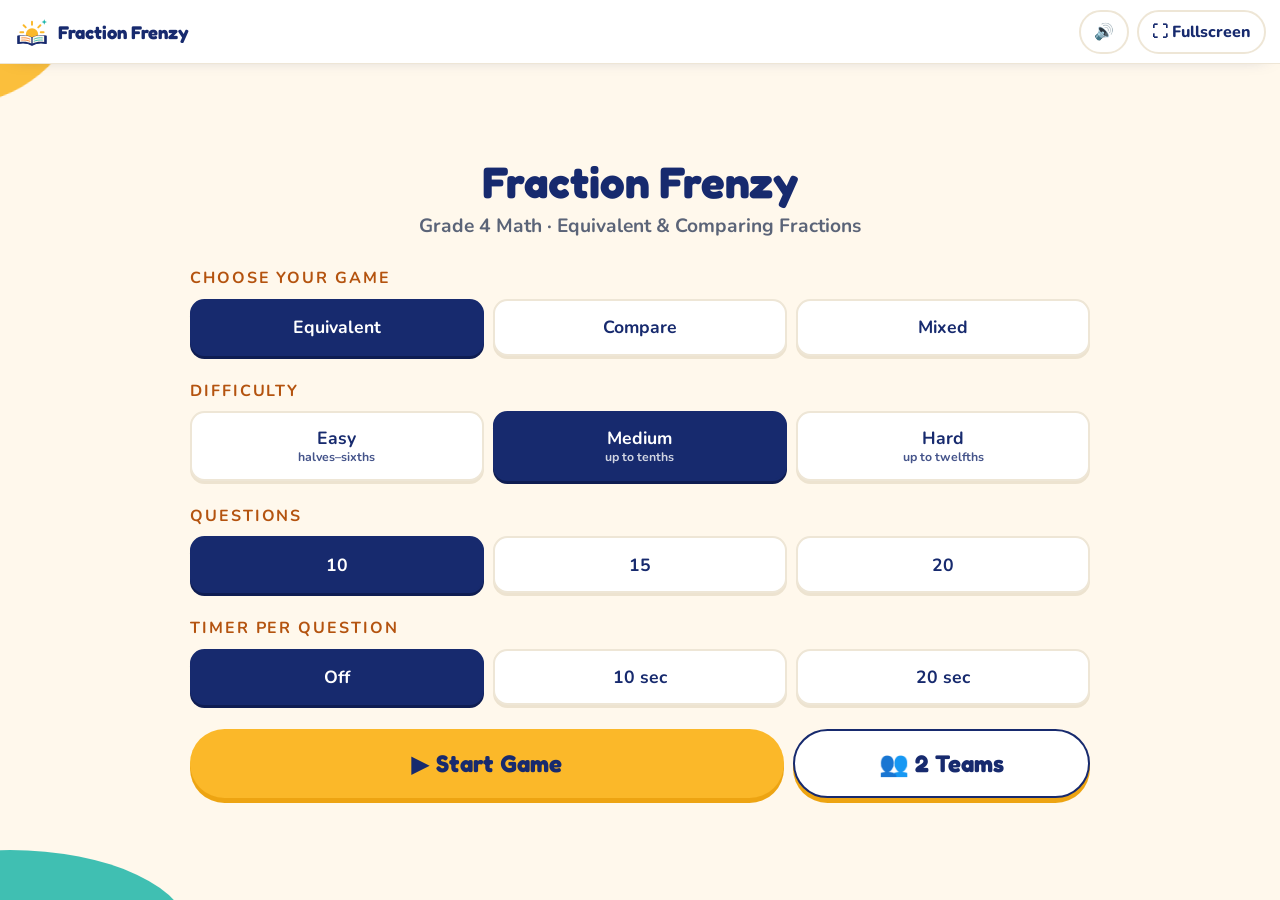
<file: assets/games/fraction-frenzy/index.html>
<!DOCTYPE html>
<html lang="en">
<head>
<meta charset="UTF-8">
<meta name="viewport" content="width=device-width, initial-scale=1.0">
<meta name="robots" content="noindex, indexifembedded">
<title>Fraction Frenzy — TeachLuma Games</title>
<style>
  :root {
    --tlfx-accent: var(--subject-math);
    --brand-primary: #2563eb;
    --brand-secondary: #f59e0b;
    --brand-success: #16a34a;
    --brand-danger: #dc2626;
    --brand-bg-soft: #f8fafc;
    --subject-math: #7c3aed;
    --subject-math-dark: #5b21b6;
    --ink: #1f2937;
    --ink-soft: #64748b;
    --border: #e2e8f0;
  }

  * { box-sizing: border-box; }

  html, body {
    height: 100%;
  }

  body {
    margin: 0;
    font-family: 'Segoe UI', Roboto, Arial, sans-serif;
    color: var(--ink);
    background: var(--brand-bg-soft);
    overflow-x: hidden;
  }

  #app {
    min-height: 100vh;
    display: flex;
    flex-direction: column;
  }

  #app:fullscreen,
  #app:-webkit-full-screen {
    background: var(--brand-bg-soft);
  }

  .hidden { display: none !important; }

  /* -----------------------------------------------------------------
     Top bar
     ----------------------------------------------------------------- */
  .topbar {
    display: flex;
    align-items: center;
    justify-content: space-between;
    padding: 0.6rem 0.9rem;
    background: #fff;
    border-bottom: 1px solid var(--border);
    flex-shrink: 0;
  }

  .topbar-title {
    font-weight: 700;
    font-size: clamp(0.9rem, 2vw, 1.15rem);
    color: var(--subject-math-dark);
    white-space: nowrap;
    overflow: hidden;
    text-overflow: ellipsis;
  }

  .icon-btn {
    display: inline-flex;
    align-items: center;
    gap: 0.35rem;
    font-size: clamp(0.85rem, 1.6vw, 1rem);
    font-weight: 600;
    padding: 0.5rem 0.8rem;
    border-radius: 0.5rem;
    border: 2px solid var(--border);
    background: #fff;
    color: var(--ink);
    cursor: pointer;
    line-height: 1;
    min-height: 44px;
    touch-action: manipulation;
  }

  .icon-btn:hover { border-color: var(--subject-math); color: var(--subject-math); }
  .icon-btn:focus-visible { outline: 3px solid var(--subject-math); outline-offset: 2px; }

  .topbar-actions { display: flex; gap: 0.5rem; }

  /* -----------------------------------------------------------------
     Shared "screen" layout
     ----------------------------------------------------------------- */
  .screen {
    flex: 1;
    display: flex;
    flex-direction: column;
    align-items: center;
    justify-content: center;
    padding: 1.25rem 1rem 2rem;
    width: 100%;
  }

  .screen-inner {
    width: 100%;
    max-width: 720px;
    margin: 0 auto;
  }

  /* -----------------------------------------------------------------
     Start screen
     ----------------------------------------------------------------- */
  .start-hero {
    text-align: center;
    margin-bottom: 1.75rem;
  }

  .start-hero h1 {
    font-size: clamp(1.75rem, 5vw, 2.75rem);
    font-weight: 800;
    margin: 0 0 0.35rem;
    color: var(--subject-math-dark);
    letter-spacing: -0.01em;
  }

  .start-hero p {
    font-size: clamp(1rem, 2.2vw, 1.2rem);
    color: var(--ink-soft);
    margin: 0;
    font-weight: 600;
  }

  .option-group {
    margin-bottom: 1.5rem;
  }

  .option-group-label {
    display: block;
    font-size: clamp(0.85rem, 1.8vw, 1rem);
    font-weight: 700;
    text-transform: uppercase;
    letter-spacing: 0.04em;
    color: var(--ink-soft);
    margin-bottom: 0.6rem;
  }

  .option-row {
    display: grid;
    grid-template-columns: repeat(3, 1fr);
    gap: 0.6rem;
  }

  .option-btn {
    font-size: clamp(0.95rem, 2vw, 1.1rem);
    font-weight: 700;
    padding: 0.9rem 0.5rem;
    border-radius: 0.65rem;
    border: 2.5px solid var(--border);
    background: #fff;
    color: var(--ink);
    cursor: pointer;
    min-height: 56px;
    touch-action: manipulation;
    transition: border-color 0.12s ease, background-color 0.12s ease, color 0.12s ease;
  }

  .option-btn:hover { border-color: var(--subject-math); }
  .option-btn:focus-visible { outline: 3px solid var(--subject-math); outline-offset: 2px; }

  .option-btn[aria-pressed="true"] {
    background: var(--subject-math);
    border-color: var(--subject-math);
    color: #fff;
  }

  .option-btn-stacked { display: flex; flex-direction: column; align-items: center; justify-content: center; gap: 0.15rem; line-height: 1.15; }
  .option-btn-stacked .opt-sub { font-size: 0.7em; font-weight: 600; opacity: 0.8; }

  .start-btn {
    display: block;
    width: 100%;
    font-size: clamp(1.15rem, 3vw, 1.5rem);
    font-weight: 800;
    letter-spacing: 0.02em;
    padding: 1.1rem 1rem;
    border-radius: 0.75rem;
    border: none;
    background: var(--subject-math);
    color: #fff;
    cursor: pointer;
    min-height: 64px;
    touch-action: manipulation;
    transition: background-color 0.12s ease, transform 0.08s ease;
  }

  .start-btn:hover { background: var(--subject-math-dark); }
  .start-btn:active { transform: scale(0.98); }
  .start-btn:focus-visible { outline: 3px solid var(--subject-math-dark); outline-offset: 3px; }

  /* -----------------------------------------------------------------
     Play screen — HUD
     ----------------------------------------------------------------- */
  .hud {
    display: flex;
    align-items: center;
    justify-content: space-between;
    gap: 0.75rem;
    margin-bottom: 1.25rem;
    flex-wrap: wrap;
  }

  .hud-stat {
    font-size: clamp(0.95rem, 2vw, 1.2rem);
    font-weight: 700;
    color: var(--ink-soft);
    white-space: nowrap;
  }

  .hud-stat strong { color: var(--ink); }

  .hud-streak { color: var(--brand-secondary); }

  @keyframes streakPop {
    0% { transform: scale(1); }
    45% { transform: scale(1.25); }
    100% { transform: scale(1); }
  }

  .hud-streak.pop { animation: streakPop 0.4s ease; }

  .progress-track {
    width: 100%;
    height: 10px;
    border-radius: 999px;
    background: var(--border);
    overflow: hidden;
    margin-bottom: 1.5rem;
  }

  .progress-fill {
    height: 100%;
    background: var(--subject-math);
    border-radius: 999px;
    transition: width 0.25s ease;
  }

  .timer-wrap {
    display: flex;
    align-items: center;
    gap: 0.5rem;
    margin-bottom: 1.25rem;
  }

  .timer-track {
    flex: 1;
    height: 14px;
    border-radius: 999px;
    background: var(--border);
    overflow: hidden;
  }

  .timer-fill {
    height: 100%;
    background: var(--brand-secondary);
    border-radius: 999px;
    transition: width 1s linear;
  }

  .timer-fill.urgent { background: var(--brand-danger); }

  .timer-label {
    font-size: clamp(0.95rem, 2vw, 1.15rem);
    font-weight: 800;
    color: var(--ink-soft);
    min-width: 2.2ch;
    text-align: right;
  }

  /* -----------------------------------------------------------------
     Fraction bar display — a colorful segmented bar (and its fraction
     label) for the single-fraction Equivalent mode, or two side by side
     for the Compare mode.
     ----------------------------------------------------------------- */
  .frac-display {
    display: flex;
    justify-content: center;
    align-items: flex-start;
    gap: clamp(1rem, 4vw, 2.5rem);
    flex-wrap: wrap;
    margin: 0.5rem 0 1.25rem;
  }

  .frac-bar-wrap {
    display: flex;
    flex-direction: column;
    align-items: center;
    gap: 0.5rem;
  }

  .frac-bar {
    display: flex;
    width: clamp(150px, 45vw, 260px);
    height: clamp(2.25rem, 8vw, 3rem);
    border-radius: 0.5rem;
    overflow: hidden;
    border: 3px solid var(--subject-math);
    background: #fff;
  }

  .frac-bar-segment {
    flex: 1;
    border-right: 2px solid var(--subject-math);
  }

  .frac-bar-segment:last-child { border-right: none; }

  .frac-bar-segment.filled { background: var(--subject-math); }

  .frac-bar-label {
    font-size: clamp(1.25rem, 4vw, 1.75rem);
    font-weight: 800;
    color: var(--subject-math-dark);
  }

  .question {
    text-align: center;
    font-size: clamp(1.2rem, 3.5vw, 1.75rem);
    font-weight: 800;
    color: var(--ink);
    margin: 0.5rem 0 1.75rem;
    letter-spacing: -0.01em;
    line-height: 1.25;
  }

  .answers {
    display: grid;
    grid-template-columns: repeat(2, 1fr);
    gap: 0.85rem;
    margin-bottom: 1.25rem;
  }

  @media (min-width: 640px) {
    .answers { grid-template-columns: repeat(4, 1fr); }
  }

  .answers.answers-compact {
    grid-template-columns: repeat(2, 1fr);
    max-width: 420px;
    margin-left: auto;
    margin-right: auto;
  }

  .answer-btn {
    font-size: clamp(1.2rem, 4.5vw, 1.9rem);
    font-weight: 800;
    padding: 1rem 0.5rem;
    min-height: clamp(4.5rem, 14vw, 6.5rem);
    border-radius: 0.85rem;
    border: 3px solid var(--subject-math);
    background: #fff;
    color: var(--subject-math);
    cursor: pointer;
    touch-action: manipulation;
    transition: background-color 0.12s ease, color 0.12s ease, transform 0.08s ease;
  }

  .answer-btn:hover:not(:disabled) { background: var(--subject-math); color: #fff; }
  .answer-btn:active:not(:disabled) { transform: scale(0.97); }
  .answer-btn:focus-visible { outline: 3px solid var(--subject-math-dark); outline-offset: 3px; }
  .answer-btn:disabled { cursor: default; }

  .answer-btn.correct {
    background: var(--brand-success);
    border-color: var(--brand-success);
    color: #fff;
    opacity: 1;
  }

  .answer-btn.incorrect {
    background: var(--brand-danger);
    border-color: var(--brand-danger);
    color: #fff;
    opacity: 1;
  }

  .answer-btn.dimmed { opacity: 0.45; }

  .feedback {
    text-align: center;
    font-size: clamp(1.15rem, 3vw, 1.6rem);
    font-weight: 800;
    min-height: 2.2rem;
    display: flex;
    align-items: center;
    justify-content: center;
    gap: 0.5rem;
  }

  .feedback.correct { color: var(--brand-success); }
  .feedback.incorrect { color: var(--brand-danger); }

  /* -----------------------------------------------------------------
     Results screen
     ----------------------------------------------------------------- */
  .results-emoji { font-size: clamp(3rem, 8vw, 4.5rem); margin-bottom: 0.5rem; }

  .results-score {
    font-size: clamp(2rem, 6vw, 3rem);
    font-weight: 800;
    color: var(--subject-math-dark);
    margin: 0 0 0.25rem;
  }

  .results-detail {
    font-size: clamp(1rem, 2.2vw, 1.2rem);
    color: var(--ink-soft);
    font-weight: 600;
    margin: 0 0 1.75rem;
    text-align: center;
  }

  .results-actions {
    display: flex;
    flex-direction: column;
    gap: 0.75rem;
  }

  @media (min-width: 480px) {
    .results-actions { flex-direction: row; }
  }

  .btn-secondary {
    flex: 1;
    font-size: clamp(1rem, 2.4vw, 1.2rem);
    font-weight: 700;
    padding: 0.9rem 1rem;
    border-radius: 0.75rem;
    border: 2.5px solid var(--subject-math);
    background: #fff;
    color: var(--subject-math);
    cursor: pointer;
    min-height: 56px;
    touch-action: manipulation;
  }

  .btn-secondary:hover { background: var(--brand-bg-soft); }
  .btn-secondary:focus-visible { outline: 3px solid var(--subject-math); outline-offset: 2px; }

  .btn-primary-lg {
    flex: 1;
    font-size: clamp(1rem, 2.4vw, 1.2rem);
    font-weight: 700;
    padding: 0.9rem 1rem;
    border-radius: 0.75rem;
    border: none;
    background: var(--subject-math);
    color: #fff;
    cursor: pointer;
    min-height: 56px;
    touch-action: manipulation;
  }

  .btn-primary-lg:hover { background: var(--subject-math-dark); }
  .btn-primary-lg:focus-visible { outline: 3px solid var(--subject-math-dark); outline-offset: 2px; }

  .center-text { text-align: center; }

  @media (max-height: 760px) and (min-height: 481px) {
    .screen { padding: 0.9rem 1rem 1.25rem; }
    .start-hero { margin-bottom: 1.1rem; }
    .option-group { margin-bottom: 1rem; }
    .option-btn { padding: 0.7rem 0.5rem; min-height: 48px; }
    .start-btn { padding: 0.85rem 1rem; min-height: 56px; }
  }

  @media (max-height: 760px) and (min-height: 481px) and (min-width: 700px) {
    .option-groups-wrap {
      display: grid;
      grid-template-columns: 1fr 1fr;
      gap: 0.2rem 1.5rem;
    }
    .option-group { margin-bottom: 0.85rem; }
  }

  @media (max-height: 480px) and (orientation: landscape) {
    .topbar { padding: 0.25rem 0.75rem; }
    .icon-btn { min-height: 32px; padding: 0.3rem 0.6rem; font-size: 0.8rem; }
    .screen { padding: 0.4rem 1rem; justify-content: flex-start; }

    .start-hero { margin-bottom: 0.4rem; }
    .start-hero h1 { font-size: clamp(1.1rem, 3vw, 1.6rem); margin-bottom: 0.1rem; }
    .start-hero p { font-size: clamp(0.7rem, 1.8vw, 0.85rem); }

    .option-groups-wrap {
      display: flex;
      gap: 0.75rem;
      margin-bottom: 0.4rem;
    }
    .option-group { flex: 1; margin-bottom: 0; }
    .option-group-label { font-size: 0.65rem; margin-bottom: 0.2rem; }
    .option-row { grid-template-columns: 1fr; gap: 0.25rem; }
    .option-btn { min-height: 30px; padding: 0.25rem; font-size: 0.75rem; border-width: 2px; }

    .start-btn { min-height: 38px; padding: 0.45rem 1rem; font-size: 1rem; }

    .hud { margin-bottom: 0.4rem; }
    .progress-track { margin-bottom: 0.5rem; }
    .timer-wrap { margin-bottom: 0.5rem; }
    .frac-display { margin: 0.15rem 0 0.5rem; gap: 0.75rem; }
    .frac-bar { width: clamp(100px, 30vw, 160px); height: clamp(1.5rem, 6vw, 2rem); }
    .frac-bar-label { font-size: clamp(0.9rem, 3vw, 1.2rem); }
    .question { margin: 0.15rem 0 0.5rem; font-size: clamp(1rem, 3.5vw, 1.4rem); }
    .answers { gap: 0.5rem; margin-bottom: 0.6rem; }
    .answer-btn { min-height: clamp(2.5rem, 10vw, 3.5rem); font-size: clamp(1rem, 3.5vw, 1.4rem); }
    .feedback { min-height: 1.6rem; font-size: 1.1rem; }

    .results-emoji { font-size: 2rem; margin-bottom: 0.25rem; }
    .results-score { font-size: 1.5rem; margin-bottom: 0.15rem; }
    .results-detail { margin-bottom: 0.75rem; }
  }

  @media (max-height: 480px) and (orientation: landscape) and (max-width: 560px) {
    .option-groups-wrap { flex-direction: column; gap: 0.2rem; }
    .option-group-label { margin-bottom: 0.1rem; }
    .option-row { grid-template-columns: repeat(3, 1fr); }
    .option-btn { min-height: 26px; padding: 0.15rem; }
  }

  @media (min-width: 1200px) {
    .screen-inner { max-width: 900px; }
  }

  .sr-only {
    position: absolute;
    width: 1px; height: 1px;
    padding: 0; margin: -1px;
    overflow: hidden;
    clip: rect(0,0,0,0);
    white-space: nowrap;
    border: 0;
  }
</style>
<link rel="stylesheet" href="../shared/game-theme.css?v=1">
</head>
<body>
<div id="app">
  <div class="topbar">
    <span class="topbar-title"><a class="topbar-home" href="../../../games.php" target="_top" aria-label="All TeachLuma games"><img src="../../brand/teachluma-icon.svg" alt="" width="32" height="30"></a><span class="topbar-name">Fraction Frenzy</span></span>
    <div class="topbar-actions">
      <button type="button" class="icon-btn" id="muteBtn" aria-pressed="false" aria-label="Mute sound">🔊<span class="sr-only"> Sound on</span></button>
      <button type="button" class="icon-btn" id="fullscreenBtn" aria-label="Enter fullscreen">⛶ Fullscreen</button>
    </div>
  </div>

  <!-- START SCREEN -->
  <section class="screen" id="screenStart" aria-label="Fraction Frenzy setup">
    <div class="screen-inner">
      <div class="start-hero">
        <h1>Fraction Frenzy</h1>
        <p>Grade 4 Math &middot; Equivalent &amp; Comparing Fractions</p>
      </div>

      <div class="option-groups-wrap">
        <div class="option-group" role="group" aria-labelledby="modeLabel">
          <span class="option-group-label" id="modeLabel">Choose your game</span>
          <div class="option-row" id="modeGroup">
            <button type="button" class="option-btn" data-value="equivalent" aria-pressed="true">Equivalent</button>
            <button type="button" class="option-btn" data-value="compare" aria-pressed="false">Compare</button>
            <button type="button" class="option-btn" data-value="mixed" aria-pressed="false">Mixed</button>
          </div>
        </div>

        <div class="option-group" role="group" aria-labelledby="difficultyLabel">
          <span class="option-group-label" id="difficultyLabel">Difficulty</span>
          <div class="option-row" id="difficultyGroup">
            <button type="button" class="option-btn option-btn-stacked" data-value="easy" aria-pressed="false">
              <span>Easy</span><span class="opt-sub">halves&ndash;sixths</span>
            </button>
            <button type="button" class="option-btn option-btn-stacked" data-value="medium" aria-pressed="true">
              <span>Medium</span><span class="opt-sub">up to tenths</span>
            </button>
            <button type="button" class="option-btn option-btn-stacked" data-value="hard" aria-pressed="false">
              <span>Hard</span><span class="opt-sub">up to twelfths</span>
            </button>
          </div>
        </div>

        <div class="option-group" role="group" aria-labelledby="countLabel">
          <span class="option-group-label" id="countLabel">Questions</span>
          <div class="option-row" id="countGroup">
            <button type="button" class="option-btn" data-value="10" aria-pressed="true">10</button>
            <button type="button" class="option-btn" data-value="15" aria-pressed="false">15</button>
            <button type="button" class="option-btn" data-value="20" aria-pressed="false">20</button>
          </div>
        </div>

        <div class="option-group" role="group" aria-labelledby="timerLabel">
          <span class="option-group-label" id="timerLabel">Timer per question</span>
          <div class="option-row" id="timerGroup">
            <button type="button" class="option-btn" data-value="0" aria-pressed="true">Off</button>
            <button type="button" class="option-btn" data-value="10">10 sec</button>
            <button type="button" class="option-btn" data-value="20">20 sec</button>
          </div>
        </div>
      </div>

      <div class="start-actions">
        <button type="button" class="start-btn" id="startBtn">▶ Start Game</button>
        <button type="button" class="start-btn start-btn-teams" id="startTeamsBtn" aria-label="Play in two teams">👥 2 Teams</button>
      </div>
    </div>
  </section>

  <!-- PLAY SCREEN -->
  <section class="screen hidden" id="screenPlay" aria-label="Fraction Frenzy gameplay">
    <div class="screen-inner">
      <div class="hud">
        <span class="hud-stat" id="hudCounter" aria-live="polite">Question <strong>1</strong> / 10</span>
        <span class="hud-stat hidden" id="hudTeam" aria-live="polite"></span>
        <span class="hud-stat hud-streak hidden" id="hudStreak">🔥 <strong id="hudStreakCount">0</strong> streak</span>
        <span class="hud-stat">Score: <strong id="hudScore">0</strong></span>
      </div>
      <div class="progress-track" role="progressbar" aria-label="Progress" aria-valuemin="0" aria-valuemax="100" id="progressTrack">
        <div class="progress-fill" id="progressFill" style="width:0%"></div>
      </div>

      <div class="timer-wrap hidden" id="timerWrap">
        <div class="timer-track" role="progressbar" aria-label="Time remaining" aria-valuemin="0" aria-valuemax="100" id="timerTrack">
          <div class="timer-fill" id="timerFill" style="width:100%"></div>
        </div>
        <span class="timer-label" id="timerLabelText">10</span>
      </div>

      <div class="frac-display" id="fracDisplay" aria-live="polite"></div>

      <p class="question" id="questionText" aria-live="polite">&nbsp;</p>

      <div class="answers" id="answersGrid">
        <button type="button" class="answer-btn" data-index="0"></button>
        <button type="button" class="answer-btn" data-index="1"></button>
        <button type="button" class="answer-btn" data-index="2"></button>
        <button type="button" class="answer-btn" data-index="3"></button>
      </div>

      <p class="feedback" id="feedbackText" aria-live="assertive">&nbsp;</p>
    </div>
  </section>

  <!-- RESULTS SCREEN -->
  <section class="screen hidden" id="screenResults" aria-label="Fraction Frenzy results">
    <div class="screen-inner center-text">
      <p class="results-emoji" id="resultsEmoji">🎉</p>
      <p class="results-score" id="resultsScore">8 / 10</p>
      <p class="results-detail" id="resultsDetail">Great job! That's 80% correct.</p>
      <div class="results-actions">
        <button type="button" class="btn-secondary" id="changeSettingsBtn">Change Settings</button>
        <button type="button" class="btn-primary-lg" id="playAgainBtn">Play Again</button>
      </div>
    </div>
  </section>
</div>

<script src="../shared/game-fx.js"></script>
<script>
(function () {
  'use strict';

  // -------------------------------------------------------------------
  // Fraction pools — every proper, already-simplified fraction (gcd(n,d)
  // === 1) for a curated set of "classroom friendly" denominators.
  // Difficulty widens the denominator set rather than changing the
  // question mechanics.
  // -------------------------------------------------------------------
  function randInt(min, max) {
    return Math.floor(Math.random() * (max - min + 1)) + min;
  }

  function shuffle(arr) {
    var copy = arr.slice();
    for (var j = copy.length - 1; j > 0; j--) {
      var k = Math.floor(Math.random() * (j + 1));
      var tmp = copy[j];
      copy[j] = copy[k];
      copy[k] = tmp;
    }
    return copy;
  }

  function gcd(a, b) {
    return b === 0 ? a : gcd(b, a % b);
  }

  function buildPool(denominators) {
    var pool = [];
    denominators.forEach(function (d) {
      for (var n = 1; n < d; n++) {
        if (gcd(n, d) === 1) {
          pool.push([n, d]);
        }
      }
    });
    return pool;
  }

  var DIFFICULTY_POOLS = {
    easy:   buildPool([2, 3, 4, 5, 6]),
    medium: buildPool([2, 3, 4, 5, 6, 8, 10]),
    hard:   buildPool([2, 3, 4, 5, 6, 8, 9, 10, 12])
  };

  function fracText(n, d) { return n + '/' + d; }

  // -------------------------------------------------------------------
  // Equivalent Fractions — show a base fraction, ask which of four
  // fraction labels is equal to it. The classic same-denominator and
  // forgot-to-scale-the-numerator mistakes are deliberately included as
  // distractors, since those are the real misconceptions this topic
  // targets.
  // -------------------------------------------------------------------
  function buildEquivalentQuestion(pool) {
    var base = pool[randInt(0, pool.length - 1)];
    var n = base[0];
    var d = base[1];
    var k = randInt(2, 4);
    var correctN = n * k;
    var correctD = d * k;
    var correctText = fracText(correctN, correctD);

    var candidates = [];
    if (correctN + 1 < correctD) { candidates.push(fracText(correctN + 1, correctD)); }
    if (correctN - 1 >= 1) { candidates.push(fracText(correctN - 1, correctD)); }
    candidates.push(fracText(n, correctD));

    var guard = 0;
    while (candidates.length < 6 && guard < 30) {
      var other = pool[randInt(0, pool.length - 1)];
      var text = fracText(other[0], other[1]);
      if (text !== correctText && candidates.indexOf(text) === -1) {
        candidates.push(text);
      }
      guard++;
    }

    var unique = [];
    candidates.forEach(function (c) {
      if (c !== correctText && unique.indexOf(c) === -1) {
        unique.push(c);
      }
    });

    return {
      type: 'equivalent',
      base: [n, d],
      text: 'Which fraction is equivalent to the one shown?',
      correct: correctText,
      choices: shuffle([correctText].concat(unique.slice(0, 3)))
    };
  }

  // -------------------------------------------------------------------
  // Compare Fractions — two different-valued fractions, pick the
  // greater one. Only two answer buttons are shown for this mode.
  // -------------------------------------------------------------------
  function buildCompareQuestion(pool) {
    var a, b, guard = 0;
    do {
      a = pool[randInt(0, pool.length - 1)];
      b = pool[randInt(0, pool.length - 1)];
      guard++;
    } while (guard < 40 && (a[0] / a[1] === b[0] / b[1]));

    var aText = fracText(a[0], a[1]);
    var bText = fracText(b[0], b[1]);
    var correct = (a[0] / a[1] > b[0] / b[1]) ? aText : bText;

    return {
      type: 'compare',
      fractions: [a, b],
      text: 'Which fraction is greater?',
      correct: correct,
      choices: shuffle([aText, bText])
    };
  }

  var QUESTION_GENERATORS = {
    equivalent: function (pool) { return buildEquivalentQuestion(pool); },
    compare: function (pool) { return buildCompareQuestion(pool); },
    mixed: function (pool) {
      return Math.random() < 0.5 ? buildEquivalentQuestion(pool) : buildCompareQuestion(pool);
    }
  };

  // -------------------------------------------------------------------
  // Sound — tiny WebAudio-generated tones, no audio files, muted state
  // persisted locally. Never plays automatically; only ever triggered by
  // a direct user action (answering, finishing).
  // -------------------------------------------------------------------
  var AudioCtx = window.AudioContext || window.webkitAudioContext;
  var audioCtx = null;
  var soundOn = true;
  try {
    soundOn = localStorage.getItem('ff_sound_on') !== '0';
  } catch (e) { /* localStorage unavailable — default to on, non-fatal */ }

  function getAudioCtx() {
    if (!AudioCtx) { return null; }
    if (!audioCtx) { audioCtx = new AudioCtx(); }
    return audioCtx;
  }

  function playTone(freq, durationMs, delayMs) {
    if (!soundOn) { return; }
    var ctx = getAudioCtx();
    if (!ctx) { return; }
    var start = ctx.currentTime + (delayMs || 0) / 1000;
    var osc = ctx.createOscillator();
    var gain = ctx.createGain();
    osc.type = 'sine';
    osc.frequency.setValueAtTime(freq, start);
    gain.gain.setValueAtTime(0.0001, start);
    gain.gain.exponentialRampToValueAtTime(0.18, start + 0.02);
    gain.gain.exponentialRampToValueAtTime(0.0001, start + durationMs / 1000);
    osc.connect(gain);
    gain.connect(ctx.destination);
    osc.start(start);
    osc.stop(start + durationMs / 1000 + 0.02);
  }

  function soundCorrect() { playTone(660, 120, 0); playTone(880, 160, 110); }
  function soundIncorrect() { playTone(220, 220, 0); }
  function soundStreak() { playTone(660, 100, 0); playTone(784, 100, 90); playTone(988, 180, 180); }
  function soundComplete() { playTone(523, 140, 0); playTone(659, 140, 130); playTone(784, 220, 260); }

  // -------------------------------------------------------------------
  // Play tracking — lets the TeachLuma admin dashboard show real usage
  // counts. Fire-and-forget: a network failure here must never block or
  // break gameplay, so every error is swallowed silently. Uses a relative
  // path (not an absolute URL) so this same file works unmodified no
  // matter what path the site is hosted under.
  // -------------------------------------------------------------------
  function trackPlay(eventType) {
    try {
      fetch('../../../api/game-track.php', {
        method: 'POST',
        headers: { 'Content-Type': 'application/json' },
        body: JSON.stringify({ slug: 'fraction-frenzy', event: eventType })
      }).catch(function () {});
    } catch (e) { /* non-fatal */ }
  }

  // -------------------------------------------------------------------
  // Fullscreen — feature-detected; hidden entirely on browsers/devices
  // (notably iPhone Safari) with no Fullscreen API support at all.
  // -------------------------------------------------------------------
  var appEl = document.getElementById('app');
  var fullscreenBtn = document.getElementById('fullscreenBtn');

  function requestFs(el) {
    var fn = el.requestFullscreen || el.webkitRequestFullscreen;
    if (fn) { fn.call(el).catch(function () {}); }
  }
  function exitFs() {
    var fn = document.exitFullscreen || document.webkitExitFullscreen;
    if (fn) { fn.call(document); }
  }
  function currentFsElement() {
    return document.fullscreenElement || document.webkitFullscreenElement || null;
  }
  var fsSupported = !!(appEl.requestFullscreen || appEl.webkitRequestFullscreen);

  if (!fsSupported) {
    fullscreenBtn.classList.add('hidden');
  } else {
    fullscreenBtn.addEventListener('click', function () {
      if (currentFsElement()) {
        exitFs();
      } else {
        requestFs(appEl);
      }
    });
    ['fullscreenchange', 'webkitfullscreenchange'].forEach(function (evt) {
      document.addEventListener(evt, function () {
        var active = !!currentFsElement();
        fullscreenBtn.textContent = active ? '⤢ Exit Fullscreen' : '⛶ Fullscreen';
        fullscreenBtn.setAttribute('aria-label', active ? 'Exit fullscreen' : 'Enter fullscreen');
      });
    });
  }

  // -------------------------------------------------------------------
  // Mute toggle
  // -------------------------------------------------------------------
  var muteBtn = document.getElementById('muteBtn');
  function renderMuteBtn() {
    muteBtn.textContent = soundOn ? '🔊' : '🔇';
    muteBtn.setAttribute('aria-pressed', soundOn ? 'false' : 'true');
    muteBtn.setAttribute('aria-label', soundOn ? 'Mute sound' : 'Unmute sound');
  }
  renderMuteBtn();
  muteBtn.addEventListener('click', function () {
    soundOn = !soundOn;
    renderMuteBtn();
    try { localStorage.setItem('ff_sound_on', soundOn ? '1' : '0'); } catch (e) { /* non-fatal */ }
  });

  // -------------------------------------------------------------------
  // Screens
  // -------------------------------------------------------------------
  var screenStart = document.getElementById('screenStart');
  var screenPlay = document.getElementById('screenPlay');
  var screenResults = document.getElementById('screenResults');

  function showScreen(el) {
    [screenStart, screenPlay, screenResults].forEach(function (s) {
      s.classList.toggle('hidden', s !== el);
    });
  }

  // -------------------------------------------------------------------
  // Start-screen option groups (mode / difficulty / question count / timer)
  // -------------------------------------------------------------------
  var settings = { mode: 'equivalent', difficulty: 'medium', totalQuestions: 10, timerSeconds: 0 };

  function wireOptionGroup(groupId, settingKey, parse) {
    var group = document.getElementById(groupId);
    var buttons = Array.prototype.slice.call(group.querySelectorAll('.option-btn'));
    buttons.forEach(function (btn) {
      btn.addEventListener('click', function () {
        buttons.forEach(function (b) { b.setAttribute('aria-pressed', 'false'); });
        btn.setAttribute('aria-pressed', 'true');
        settings[settingKey] = parse(btn.dataset.value);
      });
    });
  }

  wireOptionGroup('modeGroup', 'mode', function (v) { return v; });
  wireOptionGroup('difficultyGroup', 'difficulty', function (v) { return v; });
  wireOptionGroup('countGroup', 'totalQuestions', function (v) { return parseInt(v, 10); });
  wireOptionGroup('timerGroup', 'timerSeconds', function (v) { return parseInt(v, 10); });

  // -------------------------------------------------------------------
  // Gameplay state
  // -------------------------------------------------------------------
  // Optional fun layer (shared/game-fx.js); the game plays normally without it.
  var FX = window.TLFX || null;
  var teams = FX ? new FX.Teams() : null;
  var teamMode = false;

  var state = {
    index: 0,
    score: 0,
    streak: 0,
    bestStreak: 0,
    questions: [],
    locked: false,
    timerHandle: null,
    timeLeft: 0
  };

  var hudCounter = document.getElementById('hudCounter');
  var hudScore = document.getElementById('hudScore');
  var hudStreak = document.getElementById('hudStreak');
  var hudStreakCount = document.getElementById('hudStreakCount');

  function updateStreakDisplay() {
    if (teams && teams.enabled) { hudStreak.classList.add('hidden'); return; }
    hudStreakCount.textContent = String(state.streak);
    if (state.streak >= 2) {
      hudStreak.classList.remove('hidden');
      hudStreak.classList.remove('pop');
      void hudStreak.offsetWidth;
      hudStreak.classList.add('pop');
    } else {
      hudStreak.classList.add('hidden');
    }
  }
  var progressFill = document.getElementById('progressFill');
  var progressTrack = document.getElementById('progressTrack');
  var timerWrap = document.getElementById('timerWrap');
  var timerFill = document.getElementById('timerFill');
  var timerTrack = document.getElementById('timerTrack');
  var timerLabelText = document.getElementById('timerLabelText');
  var fracDisplay = document.getElementById('fracDisplay');
  var questionText = document.getElementById('questionText');
  var feedbackText = document.getElementById('feedbackText');
  var answersGrid = document.getElementById('answersGrid');
  var answerButtons = Array.prototype.slice.call(document.querySelectorAll('.answer-btn'));

  function buildBarHtml(n, d) {
    var segments = '';
    for (var i = 0; i < d; i++) {
      segments += '<div class="frac-bar-segment' + (i < n ? ' filled' : '') + '"></div>';
    }
    return '<div class="frac-bar-wrap"><div class="frac-bar">' + segments + '</div><span class="frac-bar-label">' + n + '/' + d + '</span></div>';
  }

  function renderFractionDisplay(q) {
    if (q.type === 'compare') {
      fracDisplay.innerHTML = buildBarHtml(q.fractions[0][0], q.fractions[0][1]) + buildBarHtml(q.fractions[1][0], q.fractions[1][1]);
    } else {
      fracDisplay.innerHTML = buildBarHtml(q.base[0], q.base[1]);
    }
  }

  function clearTimer() {
    if (state.timerHandle) {
      window.clearInterval(state.timerHandle);
      state.timerHandle = null;
    }
  }

  function startQuestionTimer() {
    clearTimer();
    if (!settings.timerSeconds) {
      timerWrap.classList.add('hidden');
      return;
    }
    timerWrap.classList.remove('hidden');
    state.timeLeft = settings.timerSeconds;
    timerLabelText.textContent = String(state.timeLeft);
    timerFill.style.width = '100%';
    timerFill.classList.remove('urgent');
    timerTrack.setAttribute('aria-valuenow', '100');

    state.timerHandle = window.setInterval(function () {
      state.timeLeft--;
      var pct = Math.max(0, (state.timeLeft / settings.timerSeconds) * 100);
      timerFill.style.width = pct + '%';
      timerTrack.setAttribute('aria-valuenow', String(Math.round(pct)));
      timerLabelText.textContent = String(Math.max(0, state.timeLeft));
      if (state.timeLeft <= 3) {
        timerFill.classList.add('urgent');
      }
      if (state.timeLeft <= 0) {
        clearTimer();
        handleTimeout();
      }
    }, 1000);
  }

  function renderQuestion() {
    var q = state.questions[state.index];
    questionText.textContent = q.text;
    hudCounter.innerHTML = 'Question <strong>' + (state.index + 1) + '</strong> / ' + settings.totalQuestions;
    if (teams) { teams.renderTurn(document.getElementById('hudTeam'), state.index); }
    if (FX) {
      FX.enter(document.querySelector('.pv-display, .sc-display, .frac-display') || questionText);
      FX.enter(document.getElementById('answersGrid'));
    }
    var progressPct = (state.index / settings.totalQuestions) * 100;
    progressFill.style.width = progressPct + '%';
    progressTrack.setAttribute('aria-valuenow', String(Math.round(progressPct)));
    feedbackText.textContent = ' ';
    feedbackText.className = 'feedback';
    state.locked = false;

    renderFractionDisplay(q);

    var count = q.choices.length;
    answerButtons.forEach(function (btn, i) {
      if (i < count) {
        btn.className = 'answer-btn';
        btn.textContent = String(q.choices[i]);
        btn.dataset.answer = String(q.choices[i]);
        btn.disabled = false;
      } else {
        btn.className = 'answer-btn hidden';
        btn.disabled = true;
      }
    });
    answersGrid.classList.toggle('answers-compact', count === 2);

    startQuestionTimer();
  }

  function buildQuestions() {
    var generator = QUESTION_GENERATORS[settings.mode] || QUESTION_GENERATORS.equivalent;
    var pool = DIFFICULTY_POOLS[settings.difficulty] || DIFFICULTY_POOLS.medium;
    var list = [];
    for (var i = 0; i < settings.totalQuestions; i++) {
      list.push(generator(pool));
    }
    return list;
  }

  function startGame() {
    state.index = 0;
    state.score = 0;
    state.streak = 0;
    state.bestStreak = 0;
    state.questions = buildQuestions();
    if (teams) { teams.reset(teamMode); }
    hudScore.textContent = teams && teams.enabled ? teams.scoreText() : '0';
    updateStreakDisplay();
    showScreen(screenPlay);
    renderQuestion();
    trackPlay('started');
  }

  function lockButtons() {
    answerButtons.forEach(function (b) { b.disabled = true; });
  }

  function revealCorrect(correct) {
    answerButtons.forEach(function (b) {
      if (b.classList.contains('hidden')) { return; }
      if (b.dataset.answer === String(correct)) {
        b.classList.add('correct');
      } else {
        b.classList.add('dimmed');
      }
    });
  }

  function advance() {
    window.setTimeout(function () {
      state.index++;
      if (state.index < settings.totalQuestions) {
        renderQuestion();
      } else {
        finishGame();
      }
    }, 1300);
  }

  function handleTimeout() {
    if (state.locked) { return; }
    state.locked = true;
    lockButtons();
    var q = state.questions[state.index];
    revealCorrect(q.correct);
    feedbackText.textContent = "⏰ Time's Up!";
    feedbackText.className = 'feedback incorrect';
    soundIncorrect();
    state.streak = 0;
    updateStreakDisplay();
    advance();
  }

  function handleAnswer(btn) {
    if (state.locked) { return; }
    state.locked = true;
    clearTimer();
    lockButtons();

    var q = state.questions[state.index];
    var isCorrect = btn.dataset.answer === String(q.correct);

    if (isCorrect) {
      state.score++;
      state.streak++;
      state.bestStreak = Math.max(state.bestStreak, state.streak);
      if (teams && teams.enabled) {
        teams.award(state.index);
        hudScore.textContent = teams.scoreText();
      } else {
        hudScore.textContent = String(state.score);
      }
      btn.classList.add('correct');
      if (FX) { FX.popText(btn, '+1'); }
      updateStreakDisplay();

      if (teams && teams.enabled) {
        feedbackText.textContent = '✓ Point for ' + FX.TEAM_NAMES[teams.turn(state.index)] + '!';
        soundCorrect();
      } else if (state.streak >= 3 && state.streak % 3 === 0) {
        feedbackText.textContent = '🔥 ' + state.streak + ' in a row!';
        soundStreak();
      } else {
        feedbackText.textContent = '✓ Correct!';
        soundCorrect();
      }
      feedbackText.className = 'feedback correct';
    } else {
      btn.classList.add('incorrect');
      if (FX) { FX.shake(btn); }
      answerButtons.forEach(function (b) {
        if (b.classList.contains('hidden') || b === btn) { return; }
        if (b.dataset.answer === String(q.correct)) {
          b.classList.add('correct');
        } else {
          b.classList.add('dimmed');
        }
      });
      feedbackText.textContent = '✗ Try Again!';
      feedbackText.className = 'feedback incorrect';
      soundIncorrect();
      state.streak = 0;
      updateStreakDisplay();
    }

    advance();
  }

  answerButtons.forEach(function (btn) {
    btn.addEventListener('click', function () { handleAnswer(btn); });
  });

  // Keyboard support during gameplay: number keys 1-4 pick an answer
  // (only the currently visible ones respond).
  document.addEventListener('keydown', function (event) {
    if (screenPlay.classList.contains('hidden')) { return; }
    var num = parseInt(event.key, 10);
    if (num >= 1 && num <= 4) {
      var target = answerButtons[num - 1];
      if (target && !target.disabled && !target.classList.contains('hidden')) {
        target.click();
      }
    }
  });

  function finishGame() {
    clearTimer();
    var total = settings.totalQuestions;
    var pct = Math.round((state.score / total) * 100);
    var emoji = pct >= 80 ? '🎉' : (pct >= 50 ? '👍' : '💪');
    var message = pct >= 80
      ? 'Excellent work!'
      : (pct >= 50 ? 'Good effort!' : 'Keep practicing — you\'ll get faster!');

    var streakNote = state.bestStreak >= 3 ? (' Best streak: ' + state.bestStreak + '.') : '';

    var resultsScoreEl = document.getElementById('resultsScore');
    if (teams && teams.enabled) {
      var summary = teams.summary();
      document.getElementById('resultsEmoji').textContent = summary.emoji;
      resultsScoreEl.textContent = summary.title;
      document.getElementById('resultsDetail').textContent = summary.detail;
    } else {
      document.getElementById('resultsEmoji').textContent = emoji;
      resultsScoreEl.textContent = state.score + ' / ' + total;
      document.getElementById('resultsDetail').textContent = message + ' That\'s ' + pct + '% correct.' + streakNote;
    }

    showScreen(screenResults);
    if (FX) {
      if (teams && teams.enabled) {
        FX.celebrate({ after: resultsScoreEl, confetti: true });
      } else {
        FX.celebrate({
          after: resultsScoreEl,
          stars: FX.starCount(pct),
          bestKey: 'fraction-frenzy:' + (settings.mode || settings.step) + ':' + settings.difficulty + ':' + total,
          bestValue: pct,
          bestLabel: function (v) { return v + '%'; },
          confetti: pct >= 60
        });
      }
    }
    soundComplete();
    trackPlay('completed');
  }

  document.getElementById('startBtn').addEventListener('click', function () { teamMode = false; startGame(); });
  var startTeamsBtn = document.getElementById('startTeamsBtn');
  if (teams) {
    startTeamsBtn.addEventListener('click', function () { teamMode = true; startGame(); });
  } else {
    startTeamsBtn.classList.add('hidden');
  }
  document.getElementById('playAgainBtn').addEventListener('click', startGame);
  document.getElementById('changeSettingsBtn').addEventListener('click', function () {
    clearTimer();
    showScreen(screenStart);
  });

  document.addEventListener('keydown', function (event) {
    if (event.key === 'Enter' && !screenResults.classList.contains('hidden')) {
      startGame();
    }
  });
})();
</script>
</body>
</html>
</file>
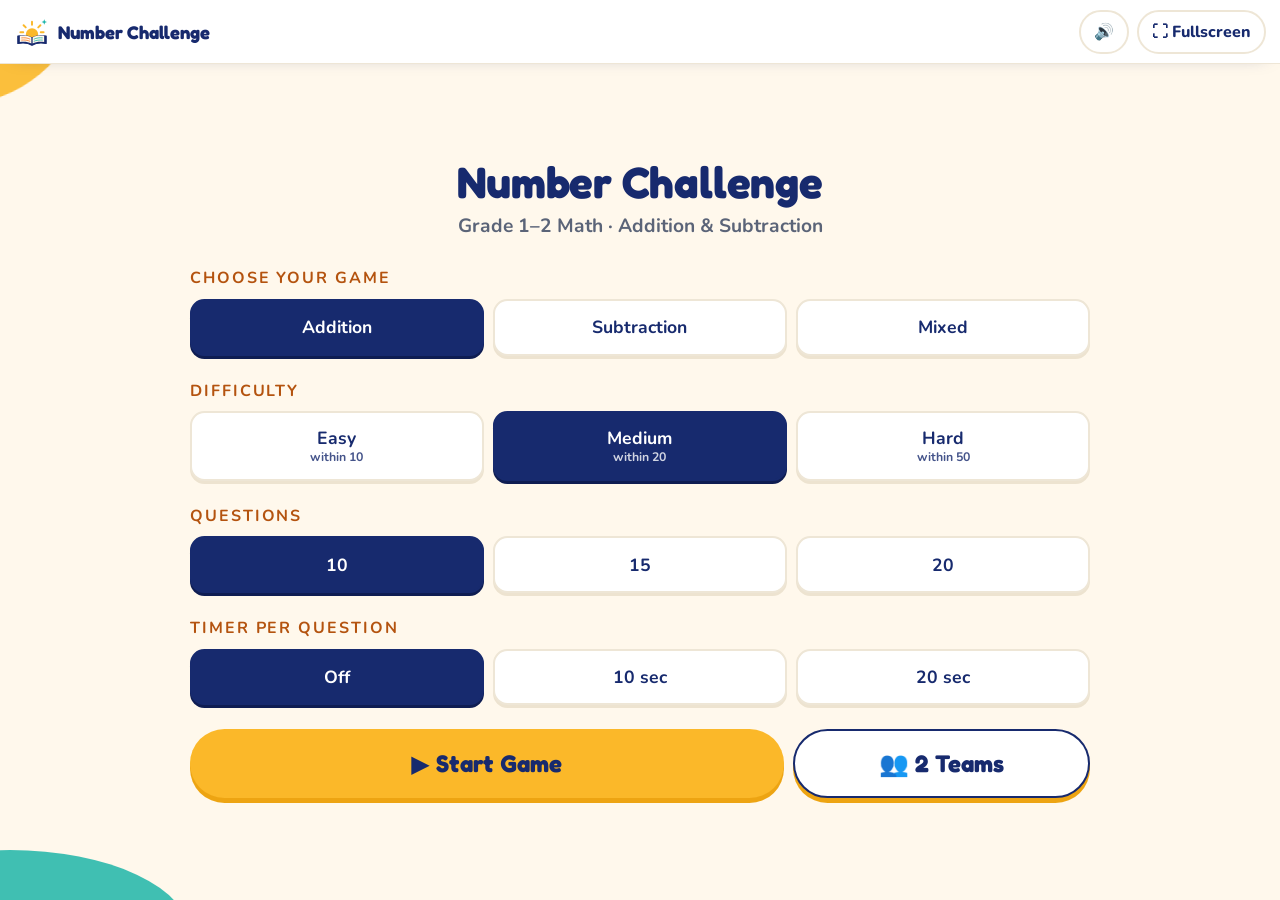
<file: assets/games/number-challenge/index.html>
<!DOCTYPE html>
<html lang="en">
<head>
<meta charset="UTF-8">
<meta name="viewport" content="width=device-width, initial-scale=1.0">
<meta name="robots" content="noindex, indexifembedded">
<title>Number Challenge — TeachLuma Games</title>
<style>
  :root {
    --tlfx-accent: var(--brand-primary);
    --brand-primary: #2563eb;
    --brand-primary-dark: #1d4ed8;
    --brand-secondary: #f59e0b;
    --brand-success: #16a34a;
    --brand-danger: #dc2626;
    --brand-bg-soft: #f8fafc;
    --ink: #1f2937;
    --ink-soft: #64748b;
    --border: #e2e8f0;
  }

  * { box-sizing: border-box; }

  html, body {
    height: 100%;
  }

  body {
    margin: 0;
    font-family: 'Segoe UI', Roboto, Arial, sans-serif;
    color: var(--ink);
    background: var(--brand-bg-soft);
    overflow-x: hidden;
  }

  #app {
    min-height: 100vh;
    display: flex;
    flex-direction: column;
  }

  /* Fullscreen mode: fill all available space, no page scroll needed */
  #app:fullscreen,
  #app:-webkit-full-screen {
    background: var(--brand-bg-soft);
  }

  .hidden { display: none !important; }

  /* -----------------------------------------------------------------
     Top bar — always visible, minimal: title + mute + fullscreen
     ----------------------------------------------------------------- */
  .topbar {
    display: flex;
    align-items: center;
    justify-content: space-between;
    padding: 0.6rem 0.9rem;
    background: #fff;
    border-bottom: 1px solid var(--border);
    flex-shrink: 0;
  }

  .topbar-title {
    font-weight: 700;
    font-size: clamp(0.9rem, 2vw, 1.15rem);
    color: var(--brand-primary-dark);
    white-space: nowrap;
    overflow: hidden;
    text-overflow: ellipsis;
  }

  .icon-btn {
    display: inline-flex;
    align-items: center;
    gap: 0.35rem;
    font-size: clamp(0.85rem, 1.6vw, 1rem);
    font-weight: 600;
    padding: 0.5rem 0.8rem;
    border-radius: 0.5rem;
    border: 2px solid var(--border);
    background: #fff;
    color: var(--ink);
    cursor: pointer;
    line-height: 1;
    min-height: 44px;
    touch-action: manipulation;
  }

  .icon-btn:hover { border-color: var(--brand-primary); color: var(--brand-primary); }
  .icon-btn:focus-visible { outline: 3px solid var(--brand-primary); outline-offset: 2px; }

  .topbar-actions { display: flex; gap: 0.5rem; }

  /* -----------------------------------------------------------------
     Shared "screen" layout
     ----------------------------------------------------------------- */
  .screen {
    flex: 1;
    display: flex;
    flex-direction: column;
    align-items: center;
    justify-content: center;
    padding: 1.25rem 1rem 2rem;
    width: 100%;
  }

  .screen-inner {
    width: 100%;
    max-width: 720px;
    margin: 0 auto;
  }

  /* -----------------------------------------------------------------
     Start screen
     ----------------------------------------------------------------- */
  .start-hero {
    text-align: center;
    margin-bottom: 1.75rem;
  }

  .start-hero h1 {
    font-size: clamp(1.75rem, 5vw, 2.75rem);
    font-weight: 800;
    margin: 0 0 0.35rem;
    color: var(--brand-primary-dark);
    letter-spacing: -0.01em;
  }

  .start-hero p {
    font-size: clamp(1rem, 2.2vw, 1.2rem);
    color: var(--ink-soft);
    margin: 0;
    font-weight: 600;
  }

  .option-group {
    margin-bottom: 1.5rem;
  }

  .option-group-label {
    display: block;
    font-size: clamp(0.85rem, 1.8vw, 1rem);
    font-weight: 700;
    text-transform: uppercase;
    letter-spacing: 0.04em;
    color: var(--ink-soft);
    margin-bottom: 0.6rem;
  }

  .option-row {
    display: grid;
    grid-template-columns: repeat(3, 1fr);
    gap: 0.6rem;
  }

  .option-btn {
    font-size: clamp(0.95rem, 2vw, 1.1rem);
    font-weight: 700;
    padding: 0.9rem 0.5rem;
    border-radius: 0.65rem;
    border: 2.5px solid var(--border);
    background: #fff;
    color: var(--ink);
    cursor: pointer;
    min-height: 56px;
    touch-action: manipulation;
    transition: border-color 0.12s ease, background-color 0.12s ease, color 0.12s ease;
  }

  .option-btn:hover { border-color: var(--brand-primary); }
  .option-btn:focus-visible { outline: 3px solid var(--brand-primary); outline-offset: 2px; }

  .option-btn[aria-pressed="true"] {
    background: var(--brand-primary);
    border-color: var(--brand-primary);
    color: #fff;
  }

  .option-btn-stacked { display: flex; flex-direction: column; align-items: center; justify-content: center; gap: 0.15rem; line-height: 1.15; }
  .option-btn-stacked .opt-sub { font-size: 0.7em; font-weight: 600; opacity: 0.8; }

  .start-btn {
    display: block;
    width: 100%;
    font-size: clamp(1.15rem, 3vw, 1.5rem);
    font-weight: 800;
    letter-spacing: 0.02em;
    padding: 1.1rem 1rem;
    border-radius: 0.75rem;
    border: none;
    background: var(--brand-primary);
    color: #fff;
    cursor: pointer;
    min-height: 64px;
    touch-action: manipulation;
    transition: background-color 0.12s ease, transform 0.08s ease;
  }

  .start-btn:hover { background: var(--brand-primary-dark); }
  .start-btn:active { transform: scale(0.98); }
  .start-btn:focus-visible { outline: 3px solid var(--brand-primary-dark); outline-offset: 3px; }

  /* -----------------------------------------------------------------
     Play screen — HUD
     ----------------------------------------------------------------- */
  .hud {
    display: flex;
    align-items: center;
    justify-content: space-between;
    gap: 0.75rem;
    margin-bottom: 1.25rem;
    flex-wrap: wrap;
  }

  .hud-stat {
    font-size: clamp(0.95rem, 2vw, 1.2rem);
    font-weight: 700;
    color: var(--ink-soft);
    white-space: nowrap;
  }

  .hud-stat strong { color: var(--ink); }

  .hud-streak { color: var(--brand-secondary); }

  @keyframes streakPop {
    0% { transform: scale(1); }
    45% { transform: scale(1.25); }
    100% { transform: scale(1); }
  }

  .hud-streak.pop { animation: streakPop 0.4s ease; }

  @keyframes cardCorrectPop {
    0% { transform: scale(1); }
    45% { transform: scale(1.06); }
    100% { transform: scale(1); }
  }

  .progress-track {
    width: 100%;
    height: 10px;
    border-radius: 999px;
    background: var(--border);
    overflow: hidden;
    margin-bottom: 1.5rem;
  }

  .progress-fill {
    height: 100%;
    background: var(--brand-primary);
    border-radius: 999px;
    transition: width 0.25s ease;
  }

  .timer-wrap {
    display: flex;
    align-items: center;
    gap: 0.5rem;
    margin-bottom: 1.25rem;
  }

  .timer-track {
    flex: 1;
    height: 14px;
    border-radius: 999px;
    background: var(--border);
    overflow: hidden;
  }

  .timer-fill {
    height: 100%;
    background: var(--brand-secondary);
    border-radius: 999px;
    transition: width 1s linear;
  }

  .timer-fill.urgent { background: var(--brand-danger); }

  .timer-label {
    font-size: clamp(0.95rem, 2vw, 1.15rem);
    font-weight: 800;
    color: var(--ink-soft);
    min-width: 2.2ch;
    text-align: right;
  }

  .question {
    text-align: center;
    font-size: clamp(2.5rem, 9vw, 5rem);
    font-weight: 800;
    color: var(--ink);
    margin: 0.5rem 0 1.75rem;
    letter-spacing: -0.01em;
    line-height: 1.1;
  }

  .answers {
    display: grid;
    grid-template-columns: repeat(2, 1fr);
    gap: 0.85rem;
    margin-bottom: 1.25rem;
  }

  @media (min-width: 640px) {
    .answers { grid-template-columns: repeat(4, 1fr); }
  }

  .answer-btn {
    font-size: clamp(1.5rem, 5vw, 2.5rem);
    font-weight: 800;
    padding: 1rem 0.5rem;
    min-height: clamp(4.5rem, 14vw, 6.5rem);
    border-radius: 0.85rem;
    border: 3px solid var(--brand-primary);
    background: #fff;
    color: var(--brand-primary);
    cursor: pointer;
    touch-action: manipulation;
    transition: background-color 0.12s ease, color 0.12s ease, transform 0.08s ease;
  }

  .answer-btn:hover:not(:disabled) { background: var(--brand-primary); color: #fff; }
  .answer-btn:active:not(:disabled) { transform: scale(0.97); }
  .answer-btn:focus-visible { outline: 3px solid var(--brand-primary-dark); outline-offset: 3px; }
  .answer-btn:disabled { cursor: default; }

  .answer-btn.correct {
    background: var(--brand-success);
    border-color: var(--brand-success);
    color: #fff;
    opacity: 1;
    animation: cardCorrectPop 0.3s ease;
  }

  .answer-btn.incorrect {
    background: var(--brand-danger);
    border-color: var(--brand-danger);
    color: #fff;
    opacity: 1;
  }

  .answer-btn.dimmed { opacity: 0.45; }

  .feedback {
    text-align: center;
    font-size: clamp(1.15rem, 3vw, 1.6rem);
    font-weight: 800;
    min-height: 2.2rem;
    display: flex;
    align-items: center;
    justify-content: center;
    gap: 0.5rem;
  }

  .feedback.correct { color: var(--brand-success); }
  .feedback.incorrect { color: var(--brand-danger); }

  /* -----------------------------------------------------------------
     Results screen
     ----------------------------------------------------------------- */
  .results-emoji { font-size: clamp(3rem, 8vw, 4.5rem); margin-bottom: 0.5rem; }

  .results-score {
    font-size: clamp(2rem, 6vw, 3rem);
    font-weight: 800;
    color: var(--brand-primary-dark);
    margin: 0 0 0.25rem;
  }

  .results-detail {
    font-size: clamp(1rem, 2.2vw, 1.2rem);
    color: var(--ink-soft);
    font-weight: 600;
    margin: 0 0 1.75rem;
    text-align: center;
  }

  .results-actions {
    display: flex;
    flex-direction: column;
    gap: 0.75rem;
  }

  @media (min-width: 480px) {
    .results-actions { flex-direction: row; }
  }

  .btn-secondary {
    flex: 1;
    font-size: clamp(1rem, 2.4vw, 1.2rem);
    font-weight: 700;
    padding: 0.9rem 1rem;
    border-radius: 0.75rem;
    border: 2.5px solid var(--brand-primary);
    background: #fff;
    color: var(--brand-primary);
    cursor: pointer;
    min-height: 56px;
    touch-action: manipulation;
  }

  .btn-secondary:hover { background: var(--brand-bg-soft); }
  .btn-secondary:focus-visible { outline: 3px solid var(--brand-primary); outline-offset: 2px; }

  .btn-primary-lg {
    flex: 1;
    font-size: clamp(1rem, 2.4vw, 1.2rem);
    font-weight: 700;
    padding: 0.9rem 1rem;
    border-radius: 0.75rem;
    border: none;
    background: var(--brand-primary);
    color: #fff;
    cursor: pointer;
    min-height: 56px;
    touch-action: manipulation;
  }

  .btn-primary-lg:hover { background: var(--brand-primary-dark); }
  .btn-primary-lg:focus-visible { outline: 3px solid var(--brand-primary-dark); outline-offset: 2px; }

  .center-text { text-align: center; }

  /* Moderate-height desktop/laptop windows (not phone-landscape, which is
     handled separately below at <=480px): the 4th "Difficulty" option
     group added extra vertical height, enough to overflow a plain, common
     un-maximized browser window (e.g. 1280x720). Trim vertical spacing a
     little so everything still fits without scrolling. */
  @media (max-height: 760px) and (min-height: 481px) {
    .screen { padding: 0.9rem 1rem 1.25rem; }
    .start-hero { margin-bottom: 1.1rem; }
    .option-group { margin-bottom: 1rem; }
    .option-btn { padding: 0.7rem 0.5rem; min-height: 48px; }
    .start-btn { padding: 0.85rem 1rem; min-height: 56px; }
  }

  /* Shorter still (e.g. a netbook-sized or un-maximized 1024x600 window):
     stacking all 4 option groups no longer fits even with tighter spacing.
     There's plenty of width in these cases, so lay the groups out 2x2
     instead of one long vertical stack. */
  @media (max-height: 760px) and (min-height: 481px) and (min-width: 700px) {
    .option-groups-wrap {
      display: grid;
      grid-template-columns: 1fr 1fr;
      gap: 0.2rem 1.5rem;
    }
    .option-group { margin-bottom: 0.85rem; }
  }

  /* -----------------------------------------------------------------
     Short landscape (phones lying flat) — vertical space is the scarce
     resource here, not horizontal, so the three start-screen option
     groups sit side by side instead of stacking, and every vertical gap
     shrinks. Goal: the whole start screen fits without scrolling even at
     a 360px-tall viewport.
     ----------------------------------------------------------------- */
  @media (max-height: 480px) and (orientation: landscape) {
    .topbar { padding: 0.25rem 0.75rem; }
    .icon-btn { min-height: 32px; padding: 0.3rem 0.6rem; font-size: 0.8rem; }
    .screen { padding: 0.4rem 1rem; justify-content: flex-start; }

    .start-hero { margin-bottom: 0.4rem; }
    .start-hero h1 { font-size: clamp(1.1rem, 3vw, 1.6rem); margin-bottom: 0.1rem; }
    .start-hero p { font-size: clamp(0.7rem, 1.8vw, 0.85rem); }

    .option-groups-wrap {
      display: flex;
      gap: 0.75rem;
      margin-bottom: 0.4rem;
    }
    .option-group { flex: 1; margin-bottom: 0; }
    .option-group-label { font-size: 0.65rem; margin-bottom: 0.2rem; }
    .option-row { grid-template-columns: 1fr; gap: 0.25rem; }
    .option-btn { min-height: 30px; padding: 0.25rem; font-size: 0.75rem; border-width: 2px; }

    .start-btn { min-height: 38px; padding: 0.45rem 1rem; font-size: 1rem; }

    .hud { margin-bottom: 0.4rem; }
    .progress-track { margin-bottom: 0.5rem; }
    .timer-wrap { margin-bottom: 0.5rem; }
    .question { margin: 0.15rem 0 0.6rem; font-size: clamp(1.5rem, 5vw, 2.5rem); }
    .answers { gap: 0.5rem; margin-bottom: 0.6rem; }
    .answer-btn { min-height: clamp(2.5rem, 10vw, 3.5rem); font-size: clamp(1.1rem, 3.5vw, 1.6rem); }
    .feedback { min-height: 1.6rem; font-size: 1.1rem; }

    .results-emoji { font-size: 2rem; margin-bottom: 0.25rem; }
    .results-score { font-size: 1.5rem; margin-bottom: 0.15rem; }
    .results-detail { margin-bottom: 0.75rem; }
  }

  /* Three side-by-side option groups need at least ~3 answer-row-widths
     of horizontal space to stay readable — below that (a short landscape
     phone that's also narrow, e.g. a small phone), fall back to stacking
     but keep the tightened spacing from above. */
  @media (max-height: 480px) and (orientation: landscape) and (max-width: 560px) {
    .option-groups-wrap { flex-direction: column; gap: 0.2rem; }
    .option-group-label { margin-bottom: 0.1rem; }
    .option-row { grid-template-columns: repeat(3, 1fr); }
    .option-btn { min-height: 26px; padding: 0.15rem; }
  }

  /* Large screens / projectors: give everything more breathing room */
  @media (min-width: 1200px) {
    .screen-inner { max-width: 900px; }
  }

  .sr-only {
    position: absolute;
    width: 1px; height: 1px;
    padding: 0; margin: -1px;
    overflow: hidden;
    clip: rect(0,0,0,0);
    white-space: nowrap;
    border: 0;
  }
</style>
<link rel="stylesheet" href="../shared/game-theme.css?v=1">
</head>
<body>
<div id="app">
  <div class="topbar">
    <span class="topbar-title"><a class="topbar-home" href="../../../games.php" target="_top" aria-label="All TeachLuma games"><img src="../../brand/teachluma-icon.svg" alt="" width="32" height="30"></a><span class="topbar-name">Number Challenge</span></span>
    <div class="topbar-actions">
      <button type="button" class="icon-btn" id="muteBtn" aria-pressed="false" aria-label="Mute sound">🔊<span class="sr-only"> Sound on</span></button>
      <button type="button" class="icon-btn" id="fullscreenBtn" aria-label="Enter fullscreen">⛶ Fullscreen</button>
    </div>
  </div>

  <!-- START SCREEN -->
  <section class="screen" id="screenStart" aria-label="Number Challenge setup">
    <div class="screen-inner">
      <div class="start-hero">
        <h1>Number Challenge</h1>
        <p>Grade 1&ndash;2 Math &middot; Addition &amp; Subtraction</p>
      </div>

      <div class="option-groups-wrap">
        <div class="option-group" role="group" aria-labelledby="modeLabel">
          <span class="option-group-label" id="modeLabel">Choose your game</span>
          <div class="option-row" id="modeGroup">
            <button type="button" class="option-btn" data-value="addition" aria-pressed="true">Addition</button>
            <button type="button" class="option-btn" data-value="subtraction" aria-pressed="false">Subtraction</button>
            <button type="button" class="option-btn" data-value="mixed" aria-pressed="false">Mixed</button>
          </div>
        </div>

        <div class="option-group" role="group" aria-labelledby="difficultyLabel">
          <span class="option-group-label" id="difficultyLabel">Difficulty</span>
          <div class="option-row" id="difficultyGroup">
            <button type="button" class="option-btn option-btn-stacked" data-value="easy" aria-pressed="false">
              <span>Easy</span><span class="opt-sub">within 10</span>
            </button>
            <button type="button" class="option-btn option-btn-stacked" data-value="medium" aria-pressed="true">
              <span>Medium</span><span class="opt-sub">within 20</span>
            </button>
            <button type="button" class="option-btn option-btn-stacked" data-value="hard" aria-pressed="false">
              <span>Hard</span><span class="opt-sub">within 50</span>
            </button>
          </div>
        </div>

        <div class="option-group" role="group" aria-labelledby="countLabel">
          <span class="option-group-label" id="countLabel">Questions</span>
          <div class="option-row" id="countGroup">
            <button type="button" class="option-btn" data-value="10" aria-pressed="true">10</button>
            <button type="button" class="option-btn" data-value="15" aria-pressed="false">15</button>
            <button type="button" class="option-btn" data-value="20" aria-pressed="false">20</button>
          </div>
        </div>

        <div class="option-group" role="group" aria-labelledby="timerLabel">
          <span class="option-group-label" id="timerLabel">Timer per question</span>
          <div class="option-row" id="timerGroup">
            <button type="button" class="option-btn" data-value="0" aria-pressed="true">Off</button>
            <button type="button" class="option-btn" data-value="10">10 sec</button>
            <button type="button" class="option-btn" data-value="20">20 sec</button>
          </div>
        </div>
      </div>

      <div class="start-actions">
        <button type="button" class="start-btn" id="startBtn">▶ Start Game</button>
        <button type="button" class="start-btn start-btn-teams" id="startTeamsBtn" aria-label="Play in two teams">👥 2 Teams</button>
      </div>
    </div>
  </section>

  <!-- PLAY SCREEN -->
  <section class="screen hidden" id="screenPlay" aria-label="Number Challenge gameplay">
    <div class="screen-inner">
      <div class="hud">
        <span class="hud-stat" id="hudCounter" aria-live="polite">Question <strong>1</strong> / 10</span>
        <span class="hud-stat hidden" id="hudTeam" aria-live="polite"></span>
        <span class="hud-stat hud-streak hidden" id="hudStreak">🔥 <strong id="hudStreakCount">0</strong> streak</span>
        <span class="hud-stat">Score: <strong id="hudScore">0</strong></span>
      </div>
      <div class="progress-track" role="progressbar" aria-label="Progress" aria-valuemin="0" aria-valuemax="100" id="progressTrack">
        <div class="progress-fill" id="progressFill" style="width:0%"></div>
      </div>

      <div class="timer-wrap hidden" id="timerWrap">
        <div class="timer-track" role="progressbar" aria-label="Time remaining" aria-valuemin="0" aria-valuemax="100" id="timerTrack">
          <div class="timer-fill" id="timerFill" style="width:100%"></div>
        </div>
        <span class="timer-label" id="timerLabelText">10</span>
      </div>

      <p class="question" id="questionText" aria-live="polite">&nbsp;</p>

      <div class="answers" id="answersGrid">
        <button type="button" class="answer-btn" data-index="0"></button>
        <button type="button" class="answer-btn" data-index="1"></button>
        <button type="button" class="answer-btn" data-index="2"></button>
        <button type="button" class="answer-btn" data-index="3"></button>
      </div>

      <p class="feedback" id="feedbackText" aria-live="assertive">&nbsp;</p>
    </div>
  </section>

  <!-- RESULTS SCREEN -->
  <section class="screen hidden" id="screenResults" aria-label="Number Challenge results">
    <div class="screen-inner center-text">
      <p class="results-emoji" id="resultsEmoji">🎉</p>
      <p class="results-score" id="resultsScore">8 / 10</p>
      <p class="results-detail" id="resultsDetail">Great job! That's 80% correct.</p>
      <div class="results-actions">
        <button type="button" class="btn-secondary" id="changeSettingsBtn">Change Settings</button>
        <button type="button" class="btn-primary-lg" id="playAgainBtn">Play Again</button>
      </div>
    </div>
  </section>
</div>

<script src="../shared/game-fx.js"></script>
<script>
(function () {
  'use strict';

  // -------------------------------------------------------------------
  // Question generators — keyed by mode. Adding a future mode (Number
  // Recognition, Missing Number, Number Bonds, etc.) means adding one
  // function here and one option button in the start-screen markup above;
  // nothing else in this file needs to change.
  // -------------------------------------------------------------------
  function randInt(min, max) {
    return Math.floor(Math.random() * (max - min + 1)) + min;
  }

  function buildChoices(correct, min, max) {
    var choices = [correct];
    var offsets = [-4, -3, -2, -1, 1, 2, 3, 4, 5, -5];
    for (var i = 0; i < offsets.length && choices.length < 4; i++) {
      var candidate = correct + offsets[i];
      if (candidate >= min && candidate <= max && choices.indexOf(candidate) === -1) {
        choices.push(candidate);
      }
    }
    // Fallback in the unlikely event the loop above couldn't fill 4 unique
    // in-range choices (e.g. correct is at the very edge of the range).
    var guard = 0;
    while (choices.length < 4 && guard < 50) {
      var extra = randInt(min, max);
      if (choices.indexOf(extra) === -1) {
        choices.push(extra);
      }
      guard++;
    }
    for (var j = choices.length - 1; j > 0; j--) {
      var k = Math.floor(Math.random() * (j + 1));
      var tmp = choices[j];
      choices[j] = choices[k];
      choices[k] = tmp;
    }
    return choices;
  }

  // Difficulty changes the actual number range questions are drawn from,
  // not just a label — Easy/Medium/Hard all reuse the same generators
  // below, parameterized by range, so adding a future difficulty tier is
  // a one-line addition to DIFFICULTY_RANGES rather than new generators.
  var DIFFICULTY_RANGES = { easy: 10, medium: 20, hard: 50 };

  var QUESTION_GENERATORS = {
    addition: function (range) {
      var a = randInt(1, range - 1);
      var b = randInt(1, Math.max(1, range - a));
      var correct = a + b;
      return { text: a + ' + ' + b + ' = ?', correct: correct, choices: buildChoices(correct, 0, range + 5) };
    },
    subtraction: function (range) {
      var a = randInt(1, range);
      var b = randInt(1, a);
      var correct = a - b;
      return { text: a + ' − ' + b + ' = ?', correct: correct, choices: buildChoices(correct, 0, range) };
    },
    mixed: function (range) {
      return Math.random() < 0.5 ? QUESTION_GENERATORS.addition(range) : QUESTION_GENERATORS.subtraction(range);
    }
  };

  // -------------------------------------------------------------------
  // Sound — tiny WebAudio-generated tones, no audio files, muted state
  // persisted locally. Never plays automatically; only ever triggered by
  // a direct user action (answering, finishing).
  // -------------------------------------------------------------------
  var AudioCtx = window.AudioContext || window.webkitAudioContext;
  var audioCtx = null;
  var soundOn = true;
  try {
    soundOn = localStorage.getItem('nc_sound_on') !== '0';
  } catch (e) { /* localStorage unavailable — default to on, non-fatal */ }

  function getAudioCtx() {
    if (!AudioCtx) { return null; }
    if (!audioCtx) { audioCtx = new AudioCtx(); }
    return audioCtx;
  }

  function playTone(freq, durationMs, delayMs) {
    if (!soundOn) { return; }
    var ctx = getAudioCtx();
    if (!ctx) { return; }
    var start = ctx.currentTime + (delayMs || 0) / 1000;
    var osc = ctx.createOscillator();
    var gain = ctx.createGain();
    osc.type = 'sine';
    osc.frequency.setValueAtTime(freq, start);
    gain.gain.setValueAtTime(0.0001, start);
    gain.gain.exponentialRampToValueAtTime(0.18, start + 0.02);
    gain.gain.exponentialRampToValueAtTime(0.0001, start + durationMs / 1000);
    osc.connect(gain);
    gain.connect(ctx.destination);
    osc.start(start);
    osc.stop(start + durationMs / 1000 + 0.02);
  }

  function soundCorrect() { playTone(660, 120, 0); playTone(880, 160, 110); }
  function soundIncorrect() { playTone(220, 220, 0); }
  function soundStreak() { playTone(660, 100, 0); playTone(784, 100, 90); playTone(988, 180, 180); }
  function soundComplete() { playTone(523, 140, 0); playTone(659, 140, 130); playTone(784, 220, 260); }

  // -------------------------------------------------------------------
  // Play tracking — lets the TeachLuma admin dashboard show real usage
  // counts. Fire-and-forget: a network failure here must never block or
  // break gameplay, so every error is swallowed silently. Uses a relative
  // path (not an absolute URL) so this same file works unmodified no
  // matter what path the site is hosted under.
  // -------------------------------------------------------------------
  function trackPlay(eventType) {
    try {
      fetch('../../../api/game-track.php', {
        method: 'POST',
        headers: { 'Content-Type': 'application/json' },
        body: JSON.stringify({ slug: 'number-challenge', event: eventType })
      }).catch(function () {});
    } catch (e) { /* non-fatal */ }
  }

  // -------------------------------------------------------------------
  // Fullscreen — feature-detected; hidden entirely on browsers/devices
  // (notably iPhone Safari) with no Fullscreen API support at all.
  // -------------------------------------------------------------------
  var appEl = document.getElementById('app');
  var fullscreenBtn = document.getElementById('fullscreenBtn');

  function requestFs(el) {
    var fn = el.requestFullscreen || el.webkitRequestFullscreen;
    if (fn) { fn.call(el).catch(function () {}); }
  }
  function exitFs() {
    var fn = document.exitFullscreen || document.webkitExitFullscreen;
    if (fn) { fn.call(document); }
  }
  function currentFsElement() {
    return document.fullscreenElement || document.webkitFullscreenElement || null;
  }
  var fsSupported = !!(appEl.requestFullscreen || appEl.webkitRequestFullscreen);

  if (!fsSupported) {
    fullscreenBtn.classList.add('hidden');
  } else {
    fullscreenBtn.addEventListener('click', function () {
      if (currentFsElement()) {
        exitFs();
      } else {
        requestFs(appEl);
      }
    });
    ['fullscreenchange', 'webkitfullscreenchange'].forEach(function (evt) {
      document.addEventListener(evt, function () {
        var active = !!currentFsElement();
        fullscreenBtn.textContent = active ? '⤢ Exit Fullscreen' : '⛶ Fullscreen';
        fullscreenBtn.setAttribute('aria-label', active ? 'Exit fullscreen' : 'Enter fullscreen');
      });
    });
  }

  // -------------------------------------------------------------------
  // Mute toggle
  // -------------------------------------------------------------------
  var muteBtn = document.getElementById('muteBtn');
  function renderMuteBtn() {
    muteBtn.textContent = soundOn ? '🔊' : '🔇';
    muteBtn.setAttribute('aria-pressed', soundOn ? 'false' : 'true');
    muteBtn.setAttribute('aria-label', soundOn ? 'Mute sound' : 'Unmute sound');
  }
  renderMuteBtn();
  muteBtn.addEventListener('click', function () {
    soundOn = !soundOn;
    renderMuteBtn();
    try { localStorage.setItem('nc_sound_on', soundOn ? '1' : '0'); } catch (e) { /* non-fatal */ }
  });

  // -------------------------------------------------------------------
  // Screens
  // -------------------------------------------------------------------
  var screenStart = document.getElementById('screenStart');
  var screenPlay = document.getElementById('screenPlay');
  var screenResults = document.getElementById('screenResults');

  function showScreen(el) {
    [screenStart, screenPlay, screenResults].forEach(function (s) {
      s.classList.toggle('hidden', s !== el);
    });
  }

  // -------------------------------------------------------------------
  // Start-screen option groups (mode / question count / timer)
  // -------------------------------------------------------------------
  var settings = { mode: 'addition', difficulty: 'medium', totalQuestions: 10, timerSeconds: 0 };

  function wireOptionGroup(groupId, settingKey, parse) {
    var group = document.getElementById(groupId);
    var buttons = Array.prototype.slice.call(group.querySelectorAll('.option-btn'));
    buttons.forEach(function (btn) {
      btn.addEventListener('click', function () {
        buttons.forEach(function (b) { b.setAttribute('aria-pressed', 'false'); });
        btn.setAttribute('aria-pressed', 'true');
        settings[settingKey] = parse(btn.dataset.value);
      });
    });
  }

  wireOptionGroup('modeGroup', 'mode', function (v) { return v; });
  wireOptionGroup('difficultyGroup', 'difficulty', function (v) { return v; });
  wireOptionGroup('countGroup', 'totalQuestions', function (v) { return parseInt(v, 10); });
  wireOptionGroup('timerGroup', 'timerSeconds', function (v) { return parseInt(v, 10); });

  // -------------------------------------------------------------------
  // Gameplay state
  // -------------------------------------------------------------------
  // Optional fun layer (shared/game-fx.js); the game plays normally without it.
  var FX = window.TLFX || null;
  var teams = FX ? new FX.Teams() : null;
  var teamMode = false;

  var state = {
    index: 0,
    score: 0,
    streak: 0,
    bestStreak: 0,
    questions: [],
    locked: false,
    timerHandle: null,
    timeLeft: 0
  };

  var hudCounter = document.getElementById('hudCounter');
  var hudScore = document.getElementById('hudScore');
  var hudStreak = document.getElementById('hudStreak');
  var hudStreakCount = document.getElementById('hudStreakCount');

  // A streak only shows once it's genuinely something to notice (2+ in a
  // row) — surfacing "1 streak" after the very first question would just
  // be noise, not a real interactive reward.
  function updateStreakDisplay() {
    if (teams && teams.enabled) { hudStreak.classList.add('hidden'); return; }
    hudStreakCount.textContent = String(state.streak);
    if (state.streak >= 2) {
      hudStreak.classList.remove('hidden');
      hudStreak.classList.remove('pop');
      void hudStreak.offsetWidth; // restart the animation on every increment
      hudStreak.classList.add('pop');
    } else {
      hudStreak.classList.add('hidden');
    }
  }
  var progressFill = document.getElementById('progressFill');
  var progressTrack = document.getElementById('progressTrack');
  var timerWrap = document.getElementById('timerWrap');
  var timerFill = document.getElementById('timerFill');
  var timerTrack = document.getElementById('timerTrack');
  var timerLabelText = document.getElementById('timerLabelText');
  var questionText = document.getElementById('questionText');
  var feedbackText = document.getElementById('feedbackText');
  var answerButtons = Array.prototype.slice.call(document.querySelectorAll('.answer-btn'));

  function clearTimer() {
    if (state.timerHandle) {
      window.clearInterval(state.timerHandle);
      state.timerHandle = null;
    }
  }

  function startQuestionTimer() {
    clearTimer();
    if (!settings.timerSeconds) {
      timerWrap.classList.add('hidden');
      return;
    }
    timerWrap.classList.remove('hidden');
    state.timeLeft = settings.timerSeconds;
    timerLabelText.textContent = String(state.timeLeft);
    timerFill.style.width = '100%';
    timerFill.classList.remove('urgent');
    timerTrack.setAttribute('aria-valuenow', '100');

    state.timerHandle = window.setInterval(function () {
      state.timeLeft--;
      var pct = Math.max(0, (state.timeLeft / settings.timerSeconds) * 100);
      timerFill.style.width = pct + '%';
      timerTrack.setAttribute('aria-valuenow', String(Math.round(pct)));
      timerLabelText.textContent = String(Math.max(0, state.timeLeft));
      if (state.timeLeft <= 3) {
        timerFill.classList.add('urgent');
      }
      if (state.timeLeft <= 0) {
        clearTimer();
        handleTimeout();
      }
    }, 1000);
  }

  function renderQuestion() {
    var q = state.questions[state.index];
    questionText.textContent = q.text;
    hudCounter.innerHTML = 'Question <strong>' + (state.index + 1) + '</strong> / ' + settings.totalQuestions;
    if (teams) { teams.renderTurn(document.getElementById('hudTeam'), state.index); }
    if (FX) {
      FX.enter(document.querySelector('.pv-display, .sc-display, .frac-display') || questionText);
      FX.enter(document.getElementById('answersGrid'));
    }
    var progressPct = (state.index / settings.totalQuestions) * 100;
    progressFill.style.width = progressPct + '%';
    progressTrack.setAttribute('aria-valuenow', String(Math.round(progressPct)));
    feedbackText.textContent = ' ';
    feedbackText.className = 'feedback';
    state.locked = false;

    answerButtons.forEach(function (btn, i) {
      btn.textContent = String(q.choices[i]);
      btn.disabled = false;
      btn.className = 'answer-btn';
    });

    startQuestionTimer();
  }

  function buildQuestions() {
    var generator = QUESTION_GENERATORS[settings.mode] || QUESTION_GENERATORS.addition;
    var range = DIFFICULTY_RANGES[settings.difficulty] || 20;
    var list = [];
    for (var i = 0; i < settings.totalQuestions; i++) {
      list.push(generator(range));
    }
    return list;
  }

  function startGame() {
    state.index = 0;
    state.score = 0;
    state.streak = 0;
    state.bestStreak = 0;
    state.questions = buildQuestions();
    if (teams) { teams.reset(teamMode); }
    hudScore.textContent = teams && teams.enabled ? teams.scoreText() : '0';
    updateStreakDisplay();
    showScreen(screenPlay);
    renderQuestion();
    trackPlay('started');
  }

  function lockButtons() {
    answerButtons.forEach(function (b) { b.disabled = true; });
  }

  function revealCorrect(correct) {
    answerButtons.forEach(function (b) {
      if (parseInt(b.textContent, 10) === correct) {
        b.classList.add('correct');
      } else {
        b.classList.add('dimmed');
      }
    });
  }

  function advance() {
    window.setTimeout(function () {
      state.index++;
      if (state.index < settings.totalQuestions) {
        renderQuestion();
      } else {
        finishGame();
      }
    }, 1100);
  }

  function handleTimeout() {
    if (state.locked) { return; }
    state.locked = true;
    lockButtons();
    var q = state.questions[state.index];
    revealCorrect(q.correct);
    feedbackText.textContent = "⏰ Time's Up!";
    feedbackText.className = 'feedback incorrect';
    soundIncorrect();
    state.streak = 0;
    updateStreakDisplay();
    advance();
  }

  function handleAnswer(btn) {
    if (state.locked) { return; }
    state.locked = true;
    clearTimer();
    lockButtons();

    var chosen = parseInt(btn.textContent, 10);
    var q = state.questions[state.index];
    var isCorrect = chosen === q.correct;

    if (isCorrect) {
      state.score++;
      state.streak++;
      state.bestStreak = Math.max(state.bestStreak, state.streak);
      if (teams && teams.enabled) {
        teams.award(state.index);
        hudScore.textContent = teams.scoreText();
      } else {
        hudScore.textContent = String(state.score);
      }
      btn.classList.add('correct');
      if (FX) { FX.popText(btn, '+1'); }
      updateStreakDisplay();

      if (teams && teams.enabled) {
        feedbackText.textContent = '✓ Point for ' + FX.TEAM_NAMES[teams.turn(state.index)] + '!';
        soundCorrect();
      } else if (state.streak >= 3 && state.streak % 3 === 0) {
        feedbackText.textContent = '🔥 ' + state.streak + ' in a row!';
        soundStreak();
      } else {
        feedbackText.textContent = '✓ Correct!';
        soundCorrect();
      }
      feedbackText.className = 'feedback correct';
    } else {
      btn.classList.add('incorrect');
      if (FX) { FX.shake(btn); }
      answerButtons.forEach(function (b) {
        if (b !== btn && parseInt(b.textContent, 10) === q.correct) {
          b.classList.add('correct');
        } else if (b !== btn) {
          b.classList.add('dimmed');
        }
      });
      feedbackText.textContent = '✗ Try Again!';
      feedbackText.className = 'feedback incorrect';
      soundIncorrect();
      state.streak = 0;
      updateStreakDisplay();
    }

    advance();
  }

  answerButtons.forEach(function (btn) {
    btn.addEventListener('click', function () { handleAnswer(btn); });
  });

  // Keyboard support during gameplay: number keys 1-4 pick an answer.
  document.addEventListener('keydown', function (event) {
    if (screenPlay.classList.contains('hidden')) { return; }
    var num = parseInt(event.key, 10);
    if (num >= 1 && num <= 4) {
      var target = answerButtons[num - 1];
      if (target && !target.disabled) {
        target.click();
      }
    }
  });

  function finishGame() {
    clearTimer();
    var total = settings.totalQuestions;
    var pct = Math.round((state.score / total) * 100);
    var emoji = pct >= 80 ? '🎉' : (pct >= 50 ? '👍' : '💪');
    var message = pct >= 80
      ? 'Excellent work!'
      : (pct >= 50 ? 'Good effort!' : 'Keep practicing — you\'ll get faster!');

    var streakNote = state.bestStreak >= 3 ? (' Best streak: ' + state.bestStreak + '.') : '';

    var resultsScoreEl = document.getElementById('resultsScore');
    if (teams && teams.enabled) {
      var summary = teams.summary();
      document.getElementById('resultsEmoji').textContent = summary.emoji;
      resultsScoreEl.textContent = summary.title;
      document.getElementById('resultsDetail').textContent = summary.detail;
    } else {
      document.getElementById('resultsEmoji').textContent = emoji;
      resultsScoreEl.textContent = state.score + ' / ' + total;
      document.getElementById('resultsDetail').textContent = message + ' That\'s ' + pct + '% correct.' + streakNote;
    }

    showScreen(screenResults);
    if (FX) {
      if (teams && teams.enabled) {
        FX.celebrate({ after: resultsScoreEl, confetti: true });
      } else {
        FX.celebrate({
          after: resultsScoreEl,
          stars: FX.starCount(pct),
          bestKey: 'number-challenge:' + (settings.mode || settings.step) + ':' + settings.difficulty + ':' + total,
          bestValue: pct,
          bestLabel: function (v) { return v + '%'; },
          confetti: pct >= 60
        });
      }
    }
    soundComplete();
    trackPlay('completed');
  }

  document.getElementById('startBtn').addEventListener('click', function () { teamMode = false; startGame(); });
  var startTeamsBtn = document.getElementById('startTeamsBtn');
  if (teams) {
    startTeamsBtn.addEventListener('click', function () { teamMode = true; startGame(); });
  } else {
    startTeamsBtn.classList.add('hidden');
  }
  document.getElementById('playAgainBtn').addEventListener('click', startGame);
  document.getElementById('changeSettingsBtn').addEventListener('click', function () {
    clearTimer();
    showScreen(screenStart);
  });

  // Enter on the results screen replays immediately — a fast whole-class
  // "again!" flow without reaching for the mouse/trackpad.
  document.addEventListener('keydown', function (event) {
    if (event.key === 'Enter' && !screenResults.classList.contains('hidden')) {
      startGame();
    }
  });
})();
</script>
</body>
</html>
</file>
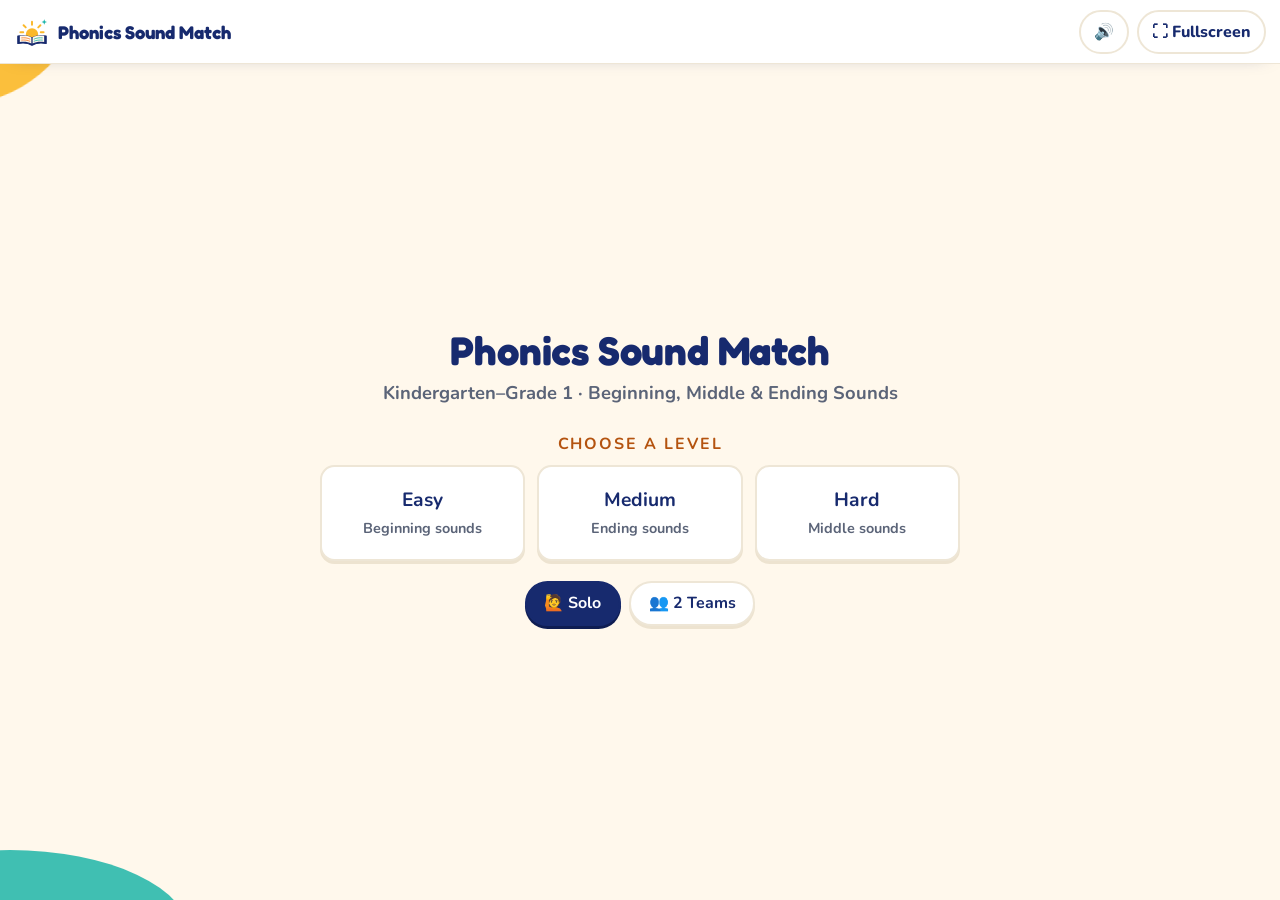
<file: assets/games/phonics-sound-match/index.html>
<!DOCTYPE html>
<html lang="en">
<head>
<meta charset="UTF-8">
<meta name="viewport" content="width=device-width, initial-scale=1.0">
<meta name="robots" content="noindex, indexifembedded">
<title>Phonics Sound Match — TeachLuma Games</title>
<style>
  :root {
    --tlfx-accent: var(--brand-primary);
    --brand-primary: #2563eb;
    --brand-primary-dark: #1d4ed8;
    --brand-secondary: #f59e0b;
    --brand-success: #16a34a;
    --brand-danger: #dc2626;
    --brand-bg-soft: #f8fafc;
    --ink: #1f2937;
    --ink-soft: #64748b;
    --border: #e2e8f0;
  }

  * { box-sizing: border-box; }

  html, body {
    height: 100%;
  }

  body {
    margin: 0;
    font-family: 'Segoe UI', Roboto, Arial, sans-serif;
    color: var(--ink);
    background: var(--brand-bg-soft);
    overflow-x: hidden;
  }

  #app {
    min-height: 100vh;
    display: flex;
    flex-direction: column;
  }

  #app:fullscreen,
  #app:-webkit-full-screen {
    background: var(--brand-bg-soft);
  }

  .hidden { display: none !important; }

  /* -----------------------------------------------------------------
     Top bar — matches Number Challenge / Vocabulary Match
     ----------------------------------------------------------------- */
  .topbar {
    display: flex;
    align-items: center;
    justify-content: space-between;
    padding: 0.6rem 0.9rem;
    background: #fff;
    border-bottom: 1px solid var(--border);
    flex-shrink: 0;
  }

  .topbar-title {
    font-weight: 700;
    font-size: clamp(0.9rem, 2vw, 1.15rem);
    color: var(--brand-primary-dark);
    white-space: nowrap;
    overflow: hidden;
    text-overflow: ellipsis;
  }

  .icon-btn {
    display: inline-flex;
    align-items: center;
    gap: 0.35rem;
    font-size: clamp(0.85rem, 1.6vw, 1rem);
    font-weight: 600;
    padding: 0.5rem 0.8rem;
    border-radius: 0.5rem;
    border: 2px solid var(--border);
    background: #fff;
    color: var(--ink);
    cursor: pointer;
    line-height: 1;
    min-height: 44px;
    touch-action: manipulation;
  }

  .icon-btn:hover { border-color: var(--brand-primary); color: var(--brand-primary); }
  .icon-btn:focus-visible { outline: 3px solid var(--brand-primary); outline-offset: 2px; }

  .topbar-actions { display: flex; gap: 0.5rem; }

  /* -----------------------------------------------------------------
     Shared screen layout
     ----------------------------------------------------------------- */
  .screen {
    flex: 1;
    display: flex;
    flex-direction: column;
    align-items: center;
    justify-content: center;
    padding: 1.25rem 1rem 2rem;
    width: 100%;
  }

  .screen-inner {
    width: 100%;
    max-width: 640px;
    margin: 0 auto;
  }

  .start-hero {
    text-align: center;
    margin-bottom: 1.75rem;
  }

  .start-hero h1 {
    font-size: clamp(1.6rem, 5vw, 2.5rem);
    font-weight: 800;
    margin: 0 0 0.35rem;
    color: var(--brand-primary-dark);
    letter-spacing: -0.01em;
  }

  .start-hero p {
    font-size: clamp(0.95rem, 2.2vw, 1.15rem);
    color: var(--ink-soft);
    margin: 0;
    font-weight: 600;
  }

  /* -----------------------------------------------------------------
     Level menu — same look as a difficulty option-row
     ----------------------------------------------------------------- */
  .option-group-label {
    display: block;
    font-size: clamp(0.85rem, 1.8vw, 1rem);
    font-weight: 700;
    text-transform: uppercase;
    letter-spacing: 0.04em;
    color: var(--ink-soft);
    margin-bottom: 0.6rem;
    text-align: center;
  }

  .level-row {
    display: grid;
    grid-template-columns: 1fr;
    gap: 0.75rem;
  }

  @media (min-width: 500px) {
    .level-row { grid-template-columns: repeat(3, 1fr); }
  }

  .level-btn {
    display: flex;
    flex-direction: column;
    align-items: center;
    justify-content: center;
    gap: 0.3rem;
    font-size: clamp(1rem, 2.2vw, 1.2rem);
    font-weight: 700;
    padding: 1.25rem 0.75rem;
    border-radius: 0.75rem;
    border: 2.5px solid var(--border);
    background: #fff;
    color: var(--ink);
    cursor: pointer;
    min-height: 96px;
    touch-action: manipulation;
    transition: border-color 0.12s ease, background-color 0.12s ease, transform 0.08s ease;
  }

  .level-btn:hover { border-color: var(--brand-primary); background: var(--brand-bg-soft); transform: translateY(-2px); }
  .level-btn:focus-visible { outline: 3px solid var(--brand-primary); outline-offset: 2px; }

  .level-btn .level-sub { font-size: 0.75em; font-weight: 600; color: var(--ink-soft); }

  /* -----------------------------------------------------------------
     Play screen header
     ----------------------------------------------------------------- */
  .play-header { text-align: center; margin-bottom: 1rem; }

  .level-badge {
    display: inline-block;
    background: #dbeafe;
    color: var(--brand-primary-dark);
    padding: 0.3rem 0.85rem;
    border-radius: 999px;
    font-size: 0.8rem;
    font-weight: 700;
    margin-bottom: 0.6rem;
  }

  .progress-bar {
    display: flex;
    gap: 0.4rem;
    justify-content: center;
    margin-bottom: 0.6rem;
    flex-wrap: wrap;
  }

  .progress-dot {
    width: 1.75rem;
    height: 1.75rem;
    border-radius: 50%;
    background: #fff;
    border: 2px solid var(--border);
    display: flex;
    align-items: center;
    justify-content: center;
    font-size: 0.7rem;
    font-weight: 700;
    color: var(--ink-soft);
    flex-shrink: 0;
  }

  .progress-dot.completed { background: var(--brand-success); color: #fff; border-color: var(--brand-success); }
  .progress-dot.current { background: var(--brand-primary); color: #fff; border-color: var(--brand-primary); transform: scale(1.12); }

  .score-display {
    font-size: 1rem;
    font-weight: 700;
    color: var(--ink);
  }

  /* -----------------------------------------------------------------
     Round card
     ----------------------------------------------------------------- */
  .round-content {
    background: #fff;
    border: 1px solid var(--border);
    border-radius: 0.9rem;
    padding: 1.75rem 1.25rem;
    box-shadow: 0 1px 3px rgba(0,0,0,0.06);
  }

  .target-sound { text-align: center; margin-bottom: 1.5rem; }

  .target-sound-label {
    font-size: 0.8rem;
    font-weight: 700;
    color: var(--ink-soft);
    text-transform: uppercase;
    letter-spacing: 0.05em;
    margin-bottom: 0.4rem;
  }

  .target-letter {
    font-size: clamp(2.5rem, 8vw, 3.75rem);
    font-weight: 800;
    color: var(--brand-primary);
    margin-bottom: 0.75rem;
    line-height: 1;
  }

  .target-instruction {
    font-size: clamp(0.85rem, 2vw, 1rem);
    color: var(--ink);
    line-height: 1.5;
    max-width: 420px;
    margin: 0 auto;
  }

  /* Always at least 2 columns, even on narrow phones — stacking 3 or 4
     cards in a single column runs taller than a 2-column grid does. */
  .answer-cards {
    display: grid;
    grid-template-columns: repeat(2, 1fr);
    gap: 0.75rem;
    margin-bottom: 1.25rem;
  }

  @media (min-width: 500px) {
    .answer-cards { grid-template-columns: repeat(3, 1fr); }
  }

  @media (min-width: 640px) {
    .answer-cards.four-col { grid-template-columns: repeat(4, 1fr); }
  }

  .answer-card {
    background: var(--brand-bg-soft);
    border: 3px solid var(--border);
    border-radius: 0.65rem;
    padding: 1rem 0.75rem;
    cursor: pointer;
    transition: all 0.15s ease;
    text-align: center;
    display: flex;
    flex-direction: column;
    align-items: center;
    justify-content: center;
    gap: 0.35rem;
    min-height: 100px;
    touch-action: manipulation;
    font-family: inherit;
  }

  .answer-card:hover:not(:disabled) { background: #dbeafe; border-color: var(--brand-primary); transform: translateY(-2px); }
  .answer-card:focus-visible { outline: 3px solid var(--brand-primary); outline-offset: 2px; }
  .answer-card:disabled { cursor: default; }

  .answer-card.correct { background: var(--brand-success); border-color: var(--brand-success); color: #fff; }
  .answer-card.incorrect { background: var(--brand-danger); border-color: var(--brand-danger); color: #fff; }

  .card-emoji { font-size: clamp(1.75rem, 5vw, 2.25rem); line-height: 1; }
  .card-word { font-size: clamp(0.95rem, 2.5vw, 1.15rem); font-weight: 700; letter-spacing: 0.02em; }

  .feedback-message {
    text-align: center;
    font-size: clamp(1rem, 2.5vw, 1.1rem);
    font-weight: 700;
    margin: 0 0 1rem;
    min-height: 1.6rem;
  }

  .feedback-message.feedback-correct { color: var(--brand-success); }
  .feedback-message.feedback-incorrect { color: var(--brand-danger); }

  .correct-answer-hint {
    background: #dbeafe;
    border-left: 4px solid var(--brand-primary);
    padding: 0.85rem 1rem;
    border-radius: 0.5rem;
    font-size: 0.9rem;
    color: var(--ink);
    margin-bottom: 1rem;
  }

  .next-btn {
    display: block;
    width: 100%;
    font-size: clamp(1rem, 2.6vw, 1.25rem);
    font-weight: 800;
    letter-spacing: 0.02em;
    padding: 0.9rem 1rem;
    border-radius: 0.65rem;
    border: none;
    background: var(--brand-primary);
    color: #fff;
    cursor: pointer;
    min-height: 56px;
    touch-action: manipulation;
    transition: background-color 0.12s ease, transform 0.08s ease;
  }

  .next-btn:hover { background: var(--brand-primary-dark); }
  .next-btn:active { transform: scale(0.98); }
  .next-btn:focus-visible { outline: 3px solid var(--brand-primary-dark); outline-offset: 3px; }

  /* -----------------------------------------------------------------
     End screen
     ----------------------------------------------------------------- */
  .players-toggle { display: flex; justify-content: center; gap: 0.5rem; margin-top: 1.25rem; }
  .players-btn { font: inherit; font-weight: 700; padding: 0.6rem 1.1rem; min-height: 44px; border-radius: 999px; border: 2.5px solid var(--border, #e2e8f0); background: #fff; color: inherit; cursor: pointer; touch-action: manipulation; }
  .players-btn[aria-pressed="true"] { background: var(--brand-primary); border-color: var(--brand-primary); color: #fff; }
  .players-btn:focus-visible { outline: 3px solid var(--brand-primary); outline-offset: 2px; }
  .team-turn { text-align: center; margin: 0.25rem 0 0.5rem; }
  .end-screen { text-align: center; }

  .stars { font-size: clamp(1.6rem, 5vw, 2.25rem); margin: 0.5rem 0; letter-spacing: 0.2rem; }

  .final-score {
    font-size: clamp(2.25rem, 7vw, 3rem);
    font-weight: 800;
    color: var(--brand-primary);
    margin: 0.5rem 0;
  }

  .end-message {
    font-size: clamp(1rem, 2.5vw, 1.15rem);
    color: var(--ink);
    margin: 1rem 0 1.5rem;
    line-height: 1.6;
  }

  .results-actions {
    display: flex;
    flex-direction: column;
    gap: 0.75rem;
  }

  @media (min-width: 480px) {
    .results-actions { flex-direction: row; }
  }

  .btn-secondary {
    flex: 1;
    font-size: clamp(1rem, 2.4vw, 1.2rem);
    font-weight: 700;
    padding: 0.9rem 1rem;
    border-radius: 0.75rem;
    border: 2.5px solid var(--brand-primary);
    background: #fff;
    color: var(--brand-primary);
    cursor: pointer;
    min-height: 56px;
    touch-action: manipulation;
  }

  .btn-secondary:hover { background: var(--brand-bg-soft); }
  .btn-secondary:focus-visible { outline: 3px solid var(--brand-primary); outline-offset: 2px; }

  .btn-primary-lg {
    flex: 1;
    font-size: clamp(1rem, 2.4vw, 1.2rem);
    font-weight: 700;
    padding: 0.9rem 1rem;
    border-radius: 0.75rem;
    border: none;
    background: var(--brand-primary);
    color: #fff;
    cursor: pointer;
    min-height: 56px;
    touch-action: manipulation;
  }

  .btn-primary-lg:hover { background: var(--brand-primary-dark); }
  .btn-primary-lg:focus-visible { outline: 3px solid var(--brand-primary-dark); outline-offset: 2px; }

  .back-btn {
    display: inline-flex;
    align-items: center;
    gap: 0.3rem;
    background: none;
    border: none;
    color: var(--ink-soft);
    font-size: 0.9rem;
    font-weight: 600;
    cursor: pointer;
    padding: 0.4rem 0;
    margin-bottom: 0.75rem;
  }

  .back-btn:hover { color: var(--brand-primary); }
  .back-btn:focus-visible { outline: 3px solid var(--brand-primary); outline-offset: 2px; }

  .sr-only {
    position: absolute;
    width: 1px; height: 1px;
    padding: 0; margin: -1px;
    overflow: hidden;
    clip: rect(0,0,0,0);
    white-space: nowrap;
    border: 0;
  }

  /* -----------------------------------------------------------------
     Moderate-height desktop windows: trim vertical spacing a little so
     the play screen's card + 4-choice grid still fits without scrolling.
     ----------------------------------------------------------------- */
  @media (max-height: 700px) and (min-height: 481px) {
    .topbar { padding: 0.4rem 0.9rem; }
    .icon-btn { min-height: 36px; padding: 0.4rem 0.7rem; }
    .screen { padding: 0.6rem 1rem 0.9rem; }
    .start-hero { margin-bottom: 1rem; }
    .back-btn { margin-bottom: 0.4rem; padding: 0.25rem 0; }
    .level-badge { margin-bottom: 0.4rem; }
    .progress-bar { margin-bottom: 0.4rem; }
    .round-content { padding: 0.9rem 1rem; }
    .target-sound { margin-bottom: 0.6rem; }
    .target-letter { font-size: clamp(2rem, 6vw, 3rem); margin-bottom: 0.5rem; }
    .target-instruction { font-size: 0.85rem; }
    .answer-cards { margin-bottom: 0.85rem; }
    .answer-card { min-height: 76px; padding: 0.65rem 0.5rem; }
    .feedback-message { min-height: 1.4rem; margin-bottom: 0.75rem; }
  }

  /* -----------------------------------------------------------------
     Short landscape (phones lying flat) — vertical space is scarce, so
     answer cards always sit in a compact multi-column row regardless of
     width, and every element shrinks. Mirrors Number Challenge and
     Vocabulary Match's short-landscape treatment.
     ----------------------------------------------------------------- */
  @media (max-height: 480px) and (orientation: landscape) {
    .topbar { padding: 0.25rem 0.75rem; }
    .icon-btn { min-height: 32px; padding: 0.3rem 0.6rem; font-size: 0.8rem; }
    .screen { padding: 0.4rem 1rem; justify-content: flex-start; }

    .start-hero { margin-bottom: 0.4rem; }
    .start-hero h1 { font-size: clamp(1.1rem, 3vw, 1.5rem); margin-bottom: 0.1rem; }
    .start-hero p { font-size: clamp(0.7rem, 1.8vw, 0.85rem); }
    .level-row { grid-template-columns: repeat(3, 1fr); gap: 0.4rem; }
    .level-btn { min-height: 56px; padding: 0.5rem 0.4rem; font-size: 0.8rem; }
    .level-btn .level-sub { font-size: 0.65em; }

    .back-btn { margin-bottom: 0.2rem; padding: 0.1rem 0; font-size: 0.75rem; }
    .play-header { margin-bottom: 0.4rem; }
    .level-badge { padding: 0.15rem 0.6rem; margin-bottom: 0.3rem; font-size: 0.7rem; }
    .progress-bar { gap: 0.25rem; margin-bottom: 0.3rem; }
    .progress-dot { width: 1.3rem; height: 1.3rem; font-size: 0.6rem; }
    .score-display { font-size: 0.85rem; }

    .round-content { padding: 0.45rem 0.6rem; }
    .target-sound { margin-bottom: 0.35rem; }
    .target-sound-label { font-size: 0.65rem; margin-bottom: 0.1rem; }
    .target-letter { font-size: clamp(1.5rem, 6vw, 2.25rem); margin-bottom: 0.25rem; }
    .target-instruction { font-size: 0.75rem; }

    .answer-cards,
    .answer-cards.four-col {
      grid-template-columns: repeat(4, 1fr);
      gap: 0.4rem;
      margin-bottom: 0.5rem;
    }
    .answer-card { min-height: 56px; padding: 0.35rem 0.25rem; gap: 0.15rem; border-width: 2px; }
    .card-emoji { font-size: 1.1rem; }
    .card-word { font-size: 0.65rem; }

    .feedback-message { font-size: 0.85rem; margin-bottom: 0.25rem; min-height: 1rem; }
    .correct-answer-hint { padding: 0.35rem 0.55rem; font-size: 0.7rem; margin-bottom: 0.35rem; }
    .next-btn { min-height: 34px; padding: 0.35rem 1rem; font-size: 0.85rem; }

    .stars { font-size: 1.4rem; margin: 0.25rem 0; }
    .final-score { font-size: 1.75rem; margin: 0.25rem 0; }
    .end-message { margin: 0.5rem 0 0.75rem; font-size: 0.85rem; }
    .btn-secondary, .btn-primary-lg { min-height: 42px; padding: 0.5rem 1rem; font-size: 0.9rem; }
  }

  /* A short landscape phone that's also very narrow: 4 columns of answer
     cards get too cramped — fall back to 2 columns instead. */
  @media (max-height: 480px) and (orientation: landscape) and (max-width: 420px) {
    .answer-cards,
    .answer-cards.four-col {
      grid-template-columns: repeat(2, 1fr);
      gap: 0.3rem;
    }
    .answer-card { min-height: 44px; padding: 0.2rem 0.2rem; }
    .card-emoji { font-size: 0.9rem; }
    .card-word { font-size: 0.6rem; }
    .round-content { padding: 0.35rem 0.5rem; }
    .target-sound { margin-bottom: 0.2rem; }
    .target-sound-label { display: none; }
    .target-letter { font-size: clamp(1.2rem, 6vw, 1.75rem); margin-bottom: 0.15rem; }
    .target-instruction { font-size: 0.65rem; }

    .back-btn { display: none; }
    .play-header { margin-bottom: 0.2rem; }
    .level-badge { padding: 0.05rem 0.4rem; margin-bottom: 0.15rem; font-size: 0.6rem; }
    .progress-bar { gap: 0.15rem; margin-bottom: 0.15rem; }
    .progress-dot { width: 1rem; height: 1rem; font-size: 0.5rem; }
    .score-display { font-size: 0.7rem; }
  }
</style>
<link rel="stylesheet" href="../shared/game-theme.css?v=1">
</head>
<body>
<div id="app">
  <div class="topbar">
    <span class="topbar-title"><a class="topbar-home" href="../../../games.php" target="_top" aria-label="All TeachLuma games"><img src="../../brand/teachluma-icon.svg" alt="" width="32" height="30"></a><span class="topbar-name">Phonics Sound Match</span></span>
    <div class="topbar-actions">
      <button type="button" class="icon-btn" id="muteBtn" aria-pressed="false" aria-label="Mute sound">🔊<span class="sr-only"> Sound on</span></button>
      <button type="button" class="icon-btn" id="fullscreenBtn" aria-label="Enter fullscreen">⛶ Fullscreen</button>
    </div>
  </div>

  <!-- LEVEL MENU SCREEN -->
  <section class="screen" id="screenMenu" aria-label="Phonics Sound Match setup">
    <div class="screen-inner">
      <div class="start-hero">
        <h1>Phonics Sound Match</h1>
        <p>Kindergarten&ndash;Grade 1 &middot; Beginning, Middle &amp; Ending Sounds</p>
      </div>
      <span class="option-group-label" id="levelLabel">Choose a level</span>
      <div class="level-row" id="levelGroup" role="group" aria-labelledby="levelLabel">
        <button type="button" class="level-btn" data-level="easy">
          <span>Easy</span><span class="level-sub">Beginning sounds</span>
        </button>
        <button type="button" class="level-btn" data-level="medium">
          <span>Medium</span><span class="level-sub">Ending sounds</span>
        </button>
        <button type="button" class="level-btn" data-level="hard">
          <span>Hard</span><span class="level-sub">Middle sounds</span>
        </button>
      </div>
      <div class="players-toggle" id="playersGroup" role="group" aria-label="Players">
        <button type="button" class="players-btn" data-teams="0" aria-pressed="true">🙋 Solo</button>
        <button type="button" class="players-btn" data-teams="1" aria-pressed="false">👥 2 Teams</button>
      </div>
    </div>
  </section>

  <!-- PLAY SCREEN -->
  <section class="screen hidden" id="screenPlay" aria-label="Phonics Sound Match gameplay">
    <div class="screen-inner">
      <button type="button" class="back-btn" id="backToMenuBtn">&larr; Back to Menu</button>

      <div class="play-header">
        <span class="level-badge" id="levelBadge">Easy</span>
        <div class="progress-bar" id="progressBar" aria-live="polite"></div>
        <div class="score-display" id="scoreDisplay">Score: 0/0</div>
      </div>
      <div class="team-turn hidden" id="hudTeam" aria-live="polite"></div>

      <div class="round-content">
        <div class="target-sound">
          <div class="target-sound-label" id="targetLabel">Listen to the sound</div>
          <div class="target-letter" id="targetLetter">B</div>
          <p class="target-instruction" id="targetInstruction">&nbsp;</p>
        </div>

        <div class="answer-cards" id="answerCards"></div>

        <div class="feedback-message" id="feedbackMessage"></div>
        <div class="correct-answer-hint hidden" id="correctHint"></div>
        <button type="button" class="next-btn hidden" id="nextBtn">Next Round</button>
      </div>
    </div>
  </section>

  <!-- END SCREEN -->
  <section class="screen hidden" id="screenEnd" aria-label="Phonics Sound Match results">
    <div class="screen-inner">
      <div class="round-content end-screen">
        <h2 style="font-size: clamp(1.4rem, 4vw, 1.75rem); margin: 0 0 0.5rem;">Game Complete!</h2>
        <span class="level-badge" id="endLevelBadge">Easy</span>
        <p class="stars" id="endStars">&#11088;</p>
        <p class="final-score" id="endScore">8/10</p>
        <p class="end-message" id="endMessage">Great job!</p>
        <div class="results-actions">
          <button type="button" class="btn-secondary" id="backToMenuBtn2">Level Menu</button>
          <button type="button" class="btn-primary-lg" id="playAgainBtn">Play Again</button>
        </div>
      </div>
    </div>
  </section>
</div>

<script src="../shared/game-fx.js"></script>
<script>
(function () {
  'use strict';

  // -------------------------------------------------------------------
  // Level data — Easy (beginning sounds), Medium (ending sounds),
  // Hard (middle vowel sounds). Each question names the target sound,
  // the correct word, and a small set of picture+word choices.
  // -------------------------------------------------------------------
  var LEVELS = {
    easy: {
      name: 'Easy',
      prompt: 'Listen to the sound. Say its sound. Click the word that starts with that sound.',
      choiceCount: 3,
      questions: [
        { letter: 'B', correct: 'ball', options: ['ball', 'sun', 'moon'], emojis: { ball: '\u{1F534}', sun: '☀️', moon: '\u{1F319}' } },
        { letter: 'M', correct: 'moon', options: ['cat', 'moon', 'fish'], emojis: { cat: '\u{1F431}', moon: '\u{1F319}', fish: '\u{1F420}' } },
        { letter: 'S', correct: 'sun', options: ['sun', 'pig', 'dog'], emojis: { sun: '☀️', pig: '\u{1F437}', dog: '\u{1F415}' } },
        { letter: 'T', correct: 'top', options: ['top', 'map', 'van'], emojis: { top: '\u{1F3AF}', map: '\u{1F5FA}️', van: '\u{1F690}' } },
        { letter: 'C', correct: 'cat', options: ['cat', 'bed', 'rug'], emojis: { cat: '\u{1F431}', bed: '\u{1F6CF}️', rug: '\u{1F9F6}' } },
        { letter: 'F', correct: 'fish', options: ['fish', 'log', 'jam'], emojis: { fish: '\u{1F420}', log: '\u{1FAB5}', jam: '\u{1F353}' } },
        { letter: 'P', correct: 'pig', options: ['pig', 'sun', 'cup'], emojis: { pig: '\u{1F437}', sun: '☀️', cup: '☕' } },
        { letter: 'D', correct: 'dog', options: ['dog', 'fan', 'box'], emojis: { dog: '\u{1F415}', fan: '\u{1F300}', box: '\u{1F4E6}' } }
      ]
    },
    medium: {
      name: 'Medium',
      prompt: 'Listen to the ending sound. Click the word that ends with that sound.',
      choiceCount: 4,
      questions: [
        { letter: 't', correct: 'cat', options: ['cat', 'dog', 'map', 'sun'], emojis: { cat: '\u{1F431}', dog: '\u{1F415}', map: '\u{1F5FA}️', sun: '☀️' } },
        { letter: 'g', correct: 'dog', options: ['dog', 'cat', 'pig', 'log'], emojis: { dog: '\u{1F415}', cat: '\u{1F431}', pig: '\u{1F437}', log: '\u{1FAB5}' } },
        { letter: 'n', correct: 'sun', options: ['sun', 'cat', 'fan', 'cup'], emojis: { sun: '☀️', cat: '\u{1F431}', fan: '\u{1F300}', cup: '☕' } },
        { letter: 'p', correct: 'cup', options: ['cup', 'cat', 'map', 'dog'], emojis: { cup: '☕', cat: '\u{1F431}', map: '\u{1F5FA}️', dog: '\u{1F415}' } },
        { letter: 'd', correct: 'bed', options: ['bed', 'pig', 'cat', 'map'], emojis: { bed: '\u{1F6CF}️', pig: '\u{1F437}', cat: '\u{1F431}', map: '\u{1F5FA}️' } },
        { letter: 'x', correct: 'box', options: ['box', 'sun', 'cat', 'fan'], emojis: { box: '\u{1F4E6}', sun: '☀️', cat: '\u{1F431}', fan: '\u{1F300}' } }
      ]
    },
    hard: {
      name: 'Hard',
      prompt: 'Listen for the middle sound. Click the word with that middle sound.',
      choiceCount: 4,
      questions: [
        { letter: 'a', correct: 'cat', options: ['cat', 'dog', 'pig', 'cup'], emojis: { cat: '\u{1F431}', dog: '\u{1F415}', pig: '\u{1F437}', cup: '☕' } },
        { letter: 'o', correct: 'dog', options: ['dog', 'cat', 'cup', 'pig'], emojis: { dog: '\u{1F415}', cat: '\u{1F431}', cup: '☕', pig: '\u{1F437}' } },
        { letter: 'i', correct: 'pig', options: ['pig', 'cat', 'dog', 'cup'], emojis: { pig: '\u{1F437}', cat: '\u{1F431}', dog: '\u{1F415}', cup: '☕' } },
        { letter: 'u', correct: 'cup', options: ['cup', 'cat', 'dog', 'pig'], emojis: { cup: '☕', cat: '\u{1F431}', dog: '\u{1F415}', pig: '\u{1F437}' } },
        { letter: 'a', correct: 'map', options: ['map', 'sun', 'box', 'log'], emojis: { map: '\u{1F5FA}️', sun: '☀️', box: '\u{1F4E6}', log: '\u{1FAB5}' } },
        { letter: 'o', correct: 'log', options: ['log', 'cat', 'map', 'sun'], emojis: { log: '\u{1FAB5}', cat: '\u{1F431}', map: '\u{1F5FA}️', sun: '☀️' } }
      ]
    }
  };

  // -------------------------------------------------------------------
  // Sound — tiny WebAudio-generated tones (no audio files) plus the
  // existing spoken feedback via the Web Speech API. Muted state
  // persisted locally; never plays automatically.
  // -------------------------------------------------------------------
  var AudioCtx = window.AudioContext || window.webkitAudioContext;
  var audioCtx = null;
  var soundOn = true;
  try {
    soundOn = localStorage.getItem('psm_sound_on') !== '0';
  } catch (e) { /* localStorage unavailable — default to on, non-fatal */ }

  function getAudioCtx() {
    if (!AudioCtx) { return null; }
    if (!audioCtx) { audioCtx = new AudioCtx(); }
    return audioCtx;
  }

  function playTone(freq, durationMs, delayMs) {
    if (!soundOn) { return; }
    var ctx = getAudioCtx();
    if (!ctx) { return; }
    var start = ctx.currentTime + (delayMs || 0) / 1000;
    var osc = ctx.createOscillator();
    var gain = ctx.createGain();
    osc.type = 'sine';
    osc.frequency.setValueAtTime(freq, start);
    gain.gain.setValueAtTime(0.0001, start);
    gain.gain.exponentialRampToValueAtTime(0.18, start + 0.02);
    gain.gain.exponentialRampToValueAtTime(0.0001, start + durationMs / 1000);
    osc.connect(gain);
    gain.connect(ctx.destination);
    osc.start(start);
    osc.stop(start + durationMs / 1000 + 0.02);
  }

  function soundCorrect() { playTone(660, 120, 0); playTone(880, 160, 110); }
  function soundIncorrect() { playTone(220, 220, 0); }
  function soundComplete() { playTone(523, 140, 0); playTone(659, 140, 130); playTone(784, 220, 260); }

  // Kept as a module-level reference (not just a local variable) because
  // some mobile WebKit builds can garbage-collect an utterance mid-speech
  // if nothing else holds onto it, silently cutting the audio off.
  var currentUtterance = null;

  function speak(text) {
    if (!soundOn || !('speechSynthesis' in window)) { return; }
    try {
      var utterance = new SpeechSynthesisUtterance(text);
      utterance.rate = 0.9;
      utterance.lang = 'en-US';
      currentUtterance = utterance;

      // Calling cancel() immediately before speak() is a well-known trap on
      // mobile Safari/Chrome: cancel() clears the queue asynchronously, so
      // the very next speak() often gets silently dropped. Only cancel when
      // something is actually still speaking, and give the engine a beat to
      // clear before queuing the new utterance.
      if (speechSynthesis.speaking || speechSynthesis.pending) {
        speechSynthesis.cancel();
        window.setTimeout(function () { speechSynthesis.speak(utterance); }, 50);
      } else {
        speechSynthesis.speak(utterance);
      }
    } catch (e) { /* non-fatal */ }
  }

  // -------------------------------------------------------------------
  // Play tracking — relative path so this file works unmodified no
  // matter what path the site is hosted under. Fire-and-forget.
  // -------------------------------------------------------------------
  function trackPlay(eventType) {
    try {
      fetch('../../../api/game-track.php', {
        method: 'POST',
        headers: { 'Content-Type': 'application/json' },
        body: JSON.stringify({ slug: 'phonics-sound-match', event: eventType })
      }).catch(function () {});
    } catch (e) { /* non-fatal */ }
  }

  // -------------------------------------------------------------------
  // Fullscreen
  // -------------------------------------------------------------------
  var appEl = document.getElementById('app');
  var fullscreenBtn = document.getElementById('fullscreenBtn');

  function requestFs(el) {
    var fn = el.requestFullscreen || el.webkitRequestFullscreen;
    if (fn) { fn.call(el).catch(function () {}); }
  }
  function exitFs() {
    var fn = document.exitFullscreen || document.webkitExitFullscreen;
    if (fn) { fn.call(document); }
  }
  function currentFsElement() {
    return document.fullscreenElement || document.webkitFullscreenElement || null;
  }
  var fsSupported = !!(appEl.requestFullscreen || appEl.webkitRequestFullscreen);

  if (!fsSupported) {
    fullscreenBtn.classList.add('hidden');
  } else {
    fullscreenBtn.addEventListener('click', function () {
      if (currentFsElement()) {
        exitFs();
      } else {
        requestFs(appEl);
      }
    });
    ['fullscreenchange', 'webkitfullscreenchange'].forEach(function (evt) {
      document.addEventListener(evt, function () {
        var active = !!currentFsElement();
        fullscreenBtn.textContent = active ? '⤢ Exit Fullscreen' : '⛶ Fullscreen';
        fullscreenBtn.setAttribute('aria-label', active ? 'Exit fullscreen' : 'Enter fullscreen');
      });
    });
  }

  // -------------------------------------------------------------------
  // Mute toggle
  // -------------------------------------------------------------------
  var muteBtn = document.getElementById('muteBtn');
  function renderMuteBtn() {
    muteBtn.textContent = soundOn ? '\u{1F50A}' : '\u{1F507}';
    muteBtn.setAttribute('aria-pressed', soundOn ? 'false' : 'true');
    muteBtn.setAttribute('aria-label', soundOn ? 'Mute sound' : 'Unmute sound');
  }
  renderMuteBtn();
  muteBtn.addEventListener('click', function () {
    soundOn = !soundOn;
    renderMuteBtn();
    if (!soundOn && 'speechSynthesis' in window) { speechSynthesis.cancel(); }
    try { localStorage.setItem('psm_sound_on', soundOn ? '1' : '0'); } catch (e) { /* non-fatal */ }
  });

  // -------------------------------------------------------------------
  // Screens
  // -------------------------------------------------------------------
  var screenMenu = document.getElementById('screenMenu');
  var screenPlay = document.getElementById('screenPlay');
  var screenEnd = document.getElementById('screenEnd');

  function showScreen(el) {
    [screenMenu, screenPlay, screenEnd].forEach(function (s) {
      s.classList.toggle('hidden', s !== el);
    });
  }

  // -------------------------------------------------------------------
  // Game state
  // -------------------------------------------------------------------
  // Optional fun layer (shared/game-fx.js); the game plays normally without it.
  var FX = window.TLFX || null;
  var teams = FX ? new FX.Teams() : null;
  var teamMode = false;
  var hudTeam = document.getElementById('hudTeam');
  var playersGroup = document.getElementById('playersGroup');
  if (!teams) {
    playersGroup.classList.add('hidden');
  } else {
    playersGroup.addEventListener('click', function (event) {
      var b = event.target.closest('.players-btn');
      if (!b) { return; }
      teamMode = b.getAttribute('data-teams') === '1';
      Array.prototype.forEach.call(playersGroup.querySelectorAll('.players-btn'), function (x) {
        x.setAttribute('aria-pressed', x === b ? 'true' : 'false');
      });
    });
  }

  var state = { levelKey: null, round: 0, score: 0, answered: false, selected: null };

  var levelGroup = document.getElementById('levelGroup');
  var backToMenuBtn = document.getElementById('backToMenuBtn');
  var backToMenuBtn2 = document.getElementById('backToMenuBtn2');
  var playAgainBtn = document.getElementById('playAgainBtn');
  var nextBtn = document.getElementById('nextBtn');

  var levelBadge = document.getElementById('levelBadge');
  var progressBar = document.getElementById('progressBar');
  var scoreDisplay = document.getElementById('scoreDisplay');
  var targetLetter = document.getElementById('targetLetter');
  var targetInstruction = document.getElementById('targetInstruction');
  var answerCards = document.getElementById('answerCards');
  var feedbackMessage = document.getElementById('feedbackMessage');
  var correctHint = document.getElementById('correctHint');

  levelGroup.addEventListener('click', function (event) {
    var btn = event.target.closest('.level-btn');
    if (!btn) { return; }
    startLevel(btn.getAttribute('data-level'));
  });

  backToMenuBtn.addEventListener('click', goToMenu);
  backToMenuBtn2.addEventListener('click', goToMenu);
  playAgainBtn.addEventListener('click', function () {
    startLevel(state.levelKey);
  });
  nextBtn.addEventListener('click', nextRound);

  function goToMenu() {
    showScreen(screenMenu);
  }

  function startLevel(levelKey) {
    state.levelKey = levelKey;
    state.round = 0;
    state.score = 0;
    state.answered = false;
    state.selected = null;
    if (teams) { teams.reset(teamMode); }
    levelBadge.textContent = LEVELS[levelKey].name;
    showScreen(screenPlay);
    renderRound();
    trackPlay('started');
  }

  function renderProgress() {
    var levelData = LEVELS[state.levelKey];
    progressBar.innerHTML = '';
    levelData.questions.forEach(function (_, i) {
      var dot = document.createElement('div');
      dot.className = 'progress-dot' + (i < state.round ? ' completed' : i === state.round ? ' current' : '');
      dot.textContent = i < state.round ? '✓' : String(i + 1);
      progressBar.appendChild(dot);
    });
    scoreDisplay.textContent = teams && teams.enabled
      ? teams.scoreText()
      : 'Score: ' + state.score + '/' + levelData.questions.length;
  }

  function renderRound() {
    var levelData = LEVELS[state.levelKey];
    var q = levelData.questions[state.round];

    state.answered = false;
    state.selected = null;

    renderProgress();
    if (teams) { teams.renderTurn(hudTeam, state.round); }
    if (FX) { FX.enter(targetLetter.parentNode); FX.enter(answerCards); }
    targetLetter.textContent = q.letter;
    targetInstruction.textContent = levelData.prompt;
    feedbackMessage.textContent = '';
    feedbackMessage.className = 'feedback-message';
    correctHint.classList.add('hidden');
    nextBtn.classList.add('hidden');

    answerCards.className = 'answer-cards' + (levelData.choiceCount === 4 ? ' four-col' : '');
    answerCards.innerHTML = '';
    q.options.forEach(function (word) {
      var card = document.createElement('button');
      card.type = 'button';
      card.className = 'answer-card';
      card.setAttribute('data-word', word);
      var emojiSpan = document.createElement('span');
      emojiSpan.className = 'card-emoji';
      emojiSpan.textContent = q.emojis[word];
      var wordSpan = document.createElement('span');
      wordSpan.className = 'card-word';
      wordSpan.textContent = word;
      card.appendChild(emojiSpan);
      card.appendChild(wordSpan);
      card.addEventListener('click', function () { handleAnswer(word); });
      answerCards.appendChild(card);
    });
  }

  function handleAnswer(word) {
    if (state.answered) { return; }
    var levelData = LEVELS[state.levelKey];
    var q = levelData.questions[state.round];
    var isCorrect = word === q.correct;

    state.answered = true;
    state.selected = word;

    Array.prototype.forEach.call(answerCards.querySelectorAll('.answer-card'), function (card) {
      var cardWord = card.getAttribute('data-word');
      card.disabled = true;
      if (cardWord === word) {
        card.classList.add(isCorrect ? 'correct' : 'incorrect');
        if (FX) { if (isCorrect) { FX.popText(card, '+1'); } else { FX.shake(card); } }
      } else if (cardWord === q.correct) {
        card.classList.add('correct');
      }
    });

    if (isCorrect) {
      state.score++;
      if (teams && teams.enabled) { teams.award(state.round); }
      feedbackMessage.textContent = teams && teams.enabled
        ? '✓ Point for ' + FX.TEAM_NAMES[teams.turn(state.round)] + '!'
        : '✓ Correct!';
      feedbackMessage.className = 'feedback-message feedback-correct';
      soundCorrect();
      speak('Correct! ' + word + '.');
    } else {
      feedbackMessage.textContent = '✗ Not quite!';
      feedbackMessage.className = 'feedback-message feedback-incorrect';
      correctHint.innerHTML = 'The word <strong>' + q.correct + '</strong> is the correct answer.';
      correctHint.classList.remove('hidden');
      soundIncorrect();
      speak('Try again. The correct answer is ' + q.correct + '.');
    }

    renderProgress();
    nextBtn.textContent = state.round < levelData.questions.length - 1 ? 'Next Round' : 'See Results';
    nextBtn.classList.remove('hidden');
  }

  function nextRound() {
    var levelData = LEVELS[state.levelKey];
    if (state.round < levelData.questions.length - 1) {
      state.round++;
      renderRound();
    } else {
      finishGame();
    }
  }

  function finishGame() {
    var levelData = LEVELS[state.levelKey];
    var total = levelData.questions.length;
    var starCount = Math.max(1, Math.floor((state.score / total) * 5));

    document.getElementById('endLevelBadge').textContent = levelData.name;
    document.getElementById('endStars').textContent = '⭐'.repeat(starCount);
    document.getElementById('endScore').textContent = state.score + '/' + total;

    var message;
    if (state.score === total) {
      message = 'Perfect! You are a phonics superstar! \u{1F31F}';
    } else if (state.score >= Math.ceil(total * 0.75)) {
      message = 'Great job! You are doing wonderfully!';
    } else if (state.score >= Math.ceil(total * 0.5)) {
      message = 'Good work! Keep practicing those sounds!';
    } else {
      message = 'Nice try! Keep learning and you will get better!';
    }
    document.getElementById('endMessage').textContent = message;

    var endScoreEl = document.getElementById('endScore');
    if (teams && teams.enabled) {
      var summary = teams.summary();
      document.getElementById('endStars').textContent = summary.emoji;
      endScoreEl.textContent = summary.title;
      document.getElementById('endMessage').textContent = summary.detail;
    }

    soundComplete();
    trackPlay('completed');
    showScreen(screenEnd);
    if (FX) {
      var pct = Math.round((state.score / total) * 100);
      FX.celebrate({
        after: endScoreEl,
        bestKey: teams && teams.enabled ? null : 'phonics-sound-match:' + state.levelKey,
        bestValue: state.score,
        bestLabel: function (v) { return v + '/' + total; },
        confetti: (teams && teams.enabled) || pct >= 60
      });
    }
  }

  showScreen(screenMenu);
})();
</script>
</body>
</html>
</file>
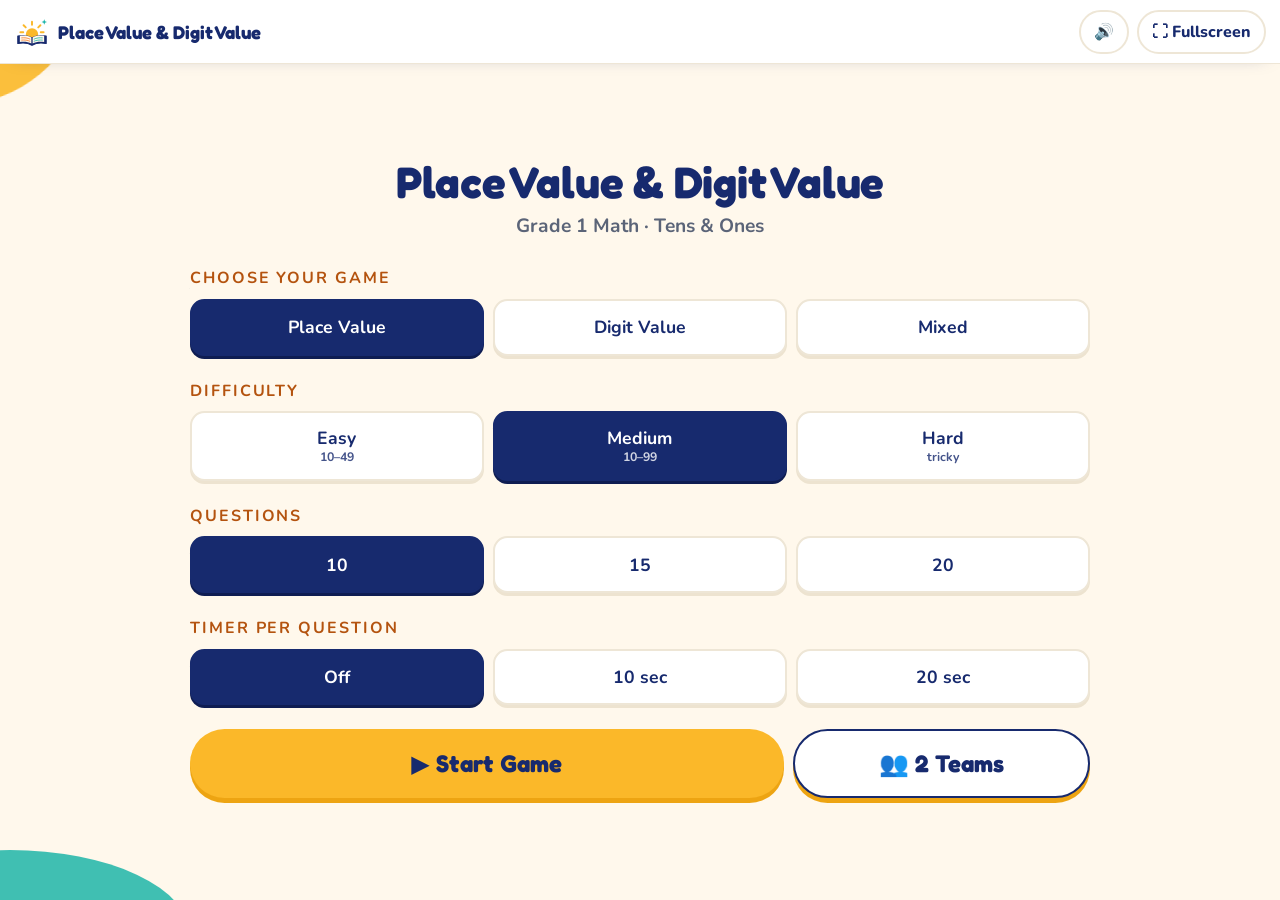
<file: assets/games/place-value-digit-value/index.html>
<!DOCTYPE html>
<html lang="en">
<head>
<meta charset="UTF-8">
<meta name="viewport" content="width=device-width, initial-scale=1.0">
<meta name="robots" content="noindex, indexifembedded">
<title>Place Value &amp; Digit Value — TeachLuma Games</title>
<style>
  :root {
    --tlfx-accent: var(--subject-math);
    --brand-primary: #2563eb;
    --brand-primary-dark: #1d4ed8;
    --brand-secondary: #f59e0b;
    --brand-success: #16a34a;
    --brand-danger: #dc2626;
    --brand-bg-soft: #f8fafc;
    --subject-math: #7c3aed;
    --subject-math-dark: #5b21b6;
    --ink: #1f2937;
    --ink-soft: #64748b;
    --border: #e2e8f0;
  }

  * { box-sizing: border-box; }

  html, body {
    height: 100%;
  }

  body {
    margin: 0;
    font-family: 'Segoe UI', Roboto, Arial, sans-serif;
    color: var(--ink);
    background: var(--brand-bg-soft);
    overflow-x: hidden;
  }

  #app {
    min-height: 100vh;
    display: flex;
    flex-direction: column;
  }

  #app:fullscreen,
  #app:-webkit-full-screen {
    background: var(--brand-bg-soft);
  }

  .hidden { display: none !important; }

  /* -----------------------------------------------------------------
     Top bar
     ----------------------------------------------------------------- */
  .topbar {
    display: flex;
    align-items: center;
    justify-content: space-between;
    padding: 0.6rem 0.9rem;
    background: #fff;
    border-bottom: 1px solid var(--border);
    flex-shrink: 0;
  }

  .topbar-title {
    font-weight: 700;
    font-size: clamp(0.9rem, 2vw, 1.15rem);
    color: var(--subject-math-dark);
    white-space: nowrap;
    overflow: hidden;
    text-overflow: ellipsis;
  }

  .icon-btn {
    display: inline-flex;
    align-items: center;
    gap: 0.35rem;
    font-size: clamp(0.85rem, 1.6vw, 1rem);
    font-weight: 600;
    padding: 0.5rem 0.8rem;
    border-radius: 0.5rem;
    border: 2px solid var(--border);
    background: #fff;
    color: var(--ink);
    cursor: pointer;
    line-height: 1;
    min-height: 44px;
    touch-action: manipulation;
  }

  .icon-btn:hover { border-color: var(--subject-math); color: var(--subject-math); }
  .icon-btn:focus-visible { outline: 3px solid var(--subject-math); outline-offset: 2px; }

  .topbar-actions { display: flex; gap: 0.5rem; }

  /* -----------------------------------------------------------------
     Shared "screen" layout
     ----------------------------------------------------------------- */
  .screen {
    flex: 1;
    display: flex;
    flex-direction: column;
    align-items: center;
    justify-content: center;
    padding: 1.25rem 1rem 2rem;
    width: 100%;
  }

  .screen-inner {
    width: 100%;
    max-width: 720px;
    margin: 0 auto;
  }

  /* -----------------------------------------------------------------
     Start screen
     ----------------------------------------------------------------- */
  .start-hero {
    text-align: center;
    margin-bottom: 1.75rem;
  }

  .start-hero h1 {
    font-size: clamp(1.75rem, 5vw, 2.75rem);
    font-weight: 800;
    margin: 0 0 0.35rem;
    color: var(--subject-math-dark);
    letter-spacing: -0.01em;
  }

  .start-hero p {
    font-size: clamp(1rem, 2.2vw, 1.2rem);
    color: var(--ink-soft);
    margin: 0;
    font-weight: 600;
  }

  .option-group {
    margin-bottom: 1.5rem;
  }

  .option-group-label {
    display: block;
    font-size: clamp(0.85rem, 1.8vw, 1rem);
    font-weight: 700;
    text-transform: uppercase;
    letter-spacing: 0.04em;
    color: var(--ink-soft);
    margin-bottom: 0.6rem;
  }

  .option-row {
    display: grid;
    grid-template-columns: repeat(3, 1fr);
    gap: 0.6rem;
  }

  .option-btn {
    font-size: clamp(0.95rem, 2vw, 1.1rem);
    font-weight: 700;
    padding: 0.9rem 0.5rem;
    border-radius: 0.65rem;
    border: 2.5px solid var(--border);
    background: #fff;
    color: var(--ink);
    cursor: pointer;
    min-height: 56px;
    touch-action: manipulation;
    transition: border-color 0.12s ease, background-color 0.12s ease, color 0.12s ease;
  }

  .option-btn:hover { border-color: var(--subject-math); }
  .option-btn:focus-visible { outline: 3px solid var(--subject-math); outline-offset: 2px; }

  .option-btn[aria-pressed="true"] {
    background: var(--subject-math);
    border-color: var(--subject-math);
    color: #fff;
  }

  .option-btn-stacked { display: flex; flex-direction: column; align-items: center; justify-content: center; gap: 0.15rem; line-height: 1.15; }
  .option-btn-stacked .opt-sub { font-size: 0.7em; font-weight: 600; opacity: 0.8; }

  .start-btn {
    display: block;
    width: 100%;
    font-size: clamp(1.15rem, 3vw, 1.5rem);
    font-weight: 800;
    letter-spacing: 0.02em;
    padding: 1.1rem 1rem;
    border-radius: 0.75rem;
    border: none;
    background: var(--subject-math);
    color: #fff;
    cursor: pointer;
    min-height: 64px;
    touch-action: manipulation;
    transition: background-color 0.12s ease, transform 0.08s ease;
  }

  .start-btn:hover { background: var(--subject-math-dark); }
  .start-btn:active { transform: scale(0.98); }
  .start-btn:focus-visible { outline: 3px solid var(--subject-math-dark); outline-offset: 3px; }

  /* -----------------------------------------------------------------
     Play screen — HUD
     ----------------------------------------------------------------- */
  .hud {
    display: flex;
    align-items: center;
    justify-content: space-between;
    gap: 0.75rem;
    margin-bottom: 1.25rem;
    flex-wrap: wrap;
  }

  .hud-stat {
    font-size: clamp(0.95rem, 2vw, 1.2rem);
    font-weight: 700;
    color: var(--ink-soft);
    white-space: nowrap;
  }

  .hud-stat strong { color: var(--ink); }

  .hud-streak { color: var(--brand-secondary); }

  @keyframes streakPop {
    0% { transform: scale(1); }
    45% { transform: scale(1.25); }
    100% { transform: scale(1); }
  }

  .hud-streak.pop { animation: streakPop 0.4s ease; }

  .progress-track {
    width: 100%;
    height: 10px;
    border-radius: 999px;
    background: var(--border);
    overflow: hidden;
    margin-bottom: 1.5rem;
  }

  .progress-fill {
    height: 100%;
    background: var(--subject-math);
    border-radius: 999px;
    transition: width 0.25s ease;
  }

  .timer-wrap {
    display: flex;
    align-items: center;
    gap: 0.5rem;
    margin-bottom: 1.25rem;
  }

  .timer-track {
    flex: 1;
    height: 14px;
    border-radius: 999px;
    background: var(--border);
    overflow: hidden;
  }

  .timer-fill {
    height: 100%;
    background: var(--brand-secondary);
    border-radius: 999px;
    transition: width 1s linear;
  }

  .timer-fill.urgent { background: var(--brand-danger); }

  .timer-label {
    font-size: clamp(0.95rem, 2vw, 1.15rem);
    font-weight: 800;
    color: var(--ink-soft);
    min-width: 2.2ch;
    text-align: right;
  }

  /* -----------------------------------------------------------------
     Place value number display — two colorful digit tiles, one of
     which is highlighted (the digit the question is asking about).
     ----------------------------------------------------------------- */
  .pv-display {
    display: flex;
    justify-content: center;
    gap: clamp(0.75rem, 3vw, 1.5rem);
    margin: 0.5rem 0 1.25rem;
  }

  .pv-tile {
    display: flex;
    flex-direction: column;
    align-items: center;
    justify-content: center;
    gap: 0.35rem;
    width: clamp(5rem, 22vw, 8rem);
    padding: 1rem 0.5rem;
    border-radius: 1rem;
    background: #fff;
    border: 3px solid var(--border);
    transition: transform 0.15s ease, border-color 0.15s ease, background-color 0.15s ease, box-shadow 0.15s ease;
  }

  .pv-tile-digit {
    font-size: clamp(2.25rem, 8vw, 3.75rem);
    font-weight: 800;
    color: var(--subject-math-dark);
    line-height: 1;
  }

  .pv-tile-label {
    font-size: clamp(0.75rem, 1.8vw, 0.95rem);
    font-weight: 700;
    text-transform: uppercase;
    letter-spacing: 0.05em;
    color: var(--ink-soft);
  }

  @keyframes pvHighlightPulse {
    0% { box-shadow: 0 0 0 0 rgba(245, 158, 11, 0.5); }
    70% { box-shadow: 0 0 0 12px rgba(245, 158, 11, 0); }
    100% { box-shadow: 0 0 0 0 rgba(245, 158, 11, 0); }
  }

  .pv-tile-highlight {
    border-color: var(--brand-secondary);
    background: #fffbeb;
    transform: scale(1.06);
    animation: pvHighlightPulse 1.6s ease-in-out infinite;
  }

  .pv-tile-highlight .pv-tile-digit { color: #b45309; }
  .pv-tile-highlight .pv-tile-label { color: #b45309; }

  .question {
    text-align: center;
    font-size: clamp(1.2rem, 3.5vw, 1.75rem);
    font-weight: 800;
    color: var(--ink);
    margin: 0.5rem 0 1.75rem;
    letter-spacing: -0.01em;
    line-height: 1.25;
  }

  .answers {
    display: grid;
    grid-template-columns: repeat(2, 1fr);
    gap: 0.85rem;
    margin-bottom: 1.25rem;
  }

  @media (min-width: 640px) {
    .answers { grid-template-columns: repeat(4, 1fr); }
  }

  .answers.answers-compact {
    grid-template-columns: repeat(2, 1fr);
    max-width: 420px;
    margin-left: auto;
    margin-right: auto;
  }

  .answer-btn {
    font-size: clamp(1.35rem, 4.5vw, 2.1rem);
    font-weight: 800;
    padding: 1rem 0.5rem;
    min-height: clamp(4.5rem, 14vw, 6.5rem);
    border-radius: 0.85rem;
    border: 3px solid var(--subject-math);
    background: #fff;
    color: var(--subject-math);
    cursor: pointer;
    touch-action: manipulation;
    transition: background-color 0.12s ease, color 0.12s ease, transform 0.08s ease;
  }

  .answer-btn:hover:not(:disabled) { background: var(--subject-math); color: #fff; }
  .answer-btn:active:not(:disabled) { transform: scale(0.97); }
  .answer-btn:focus-visible { outline: 3px solid var(--subject-math-dark); outline-offset: 3px; }
  .answer-btn:disabled { cursor: default; }

  .answer-btn.correct {
    background: var(--brand-success);
    border-color: var(--brand-success);
    color: #fff;
    opacity: 1;
  }

  .answer-btn.incorrect {
    background: var(--brand-danger);
    border-color: var(--brand-danger);
    color: #fff;
    opacity: 1;
  }

  .answer-btn.dimmed { opacity: 0.45; }

  .feedback {
    text-align: center;
    font-size: clamp(1.15rem, 3vw, 1.6rem);
    font-weight: 800;
    min-height: 2.2rem;
    display: flex;
    align-items: center;
    justify-content: center;
    gap: 0.5rem;
  }

  .feedback.correct { color: var(--brand-success); }
  .feedback.incorrect { color: var(--brand-danger); }

  /* -----------------------------------------------------------------
     Results screen
     ----------------------------------------------------------------- */
  .results-emoji { font-size: clamp(3rem, 8vw, 4.5rem); margin-bottom: 0.5rem; }

  .results-score {
    font-size: clamp(2rem, 6vw, 3rem);
    font-weight: 800;
    color: var(--subject-math-dark);
    margin: 0 0 0.25rem;
  }

  .results-detail {
    font-size: clamp(1rem, 2.2vw, 1.2rem);
    color: var(--ink-soft);
    font-weight: 600;
    margin: 0 0 1.75rem;
    text-align: center;
  }

  .results-actions {
    display: flex;
    flex-direction: column;
    gap: 0.75rem;
  }

  @media (min-width: 480px) {
    .results-actions { flex-direction: row; }
  }

  .btn-secondary {
    flex: 1;
    font-size: clamp(1rem, 2.4vw, 1.2rem);
    font-weight: 700;
    padding: 0.9rem 1rem;
    border-radius: 0.75rem;
    border: 2.5px solid var(--subject-math);
    background: #fff;
    color: var(--subject-math);
    cursor: pointer;
    min-height: 56px;
    touch-action: manipulation;
  }

  .btn-secondary:hover { background: var(--brand-bg-soft); }
  .btn-secondary:focus-visible { outline: 3px solid var(--subject-math); outline-offset: 2px; }

  .btn-primary-lg {
    flex: 1;
    font-size: clamp(1rem, 2.4vw, 1.2rem);
    font-weight: 700;
    padding: 0.9rem 1rem;
    border-radius: 0.75rem;
    border: none;
    background: var(--subject-math);
    color: #fff;
    cursor: pointer;
    min-height: 56px;
    touch-action: manipulation;
  }

  .btn-primary-lg:hover { background: var(--subject-math-dark); }
  .btn-primary-lg:focus-visible { outline: 3px solid var(--subject-math-dark); outline-offset: 2px; }

  .center-text { text-align: center; }

  @media (max-height: 760px) and (min-height: 481px) {
    .screen { padding: 0.9rem 1rem 1.25rem; }
    .start-hero { margin-bottom: 1.1rem; }
    .option-group { margin-bottom: 1rem; }
    .option-btn { padding: 0.7rem 0.5rem; min-height: 48px; }
    .start-btn { padding: 0.85rem 1rem; min-height: 56px; }
  }

  @media (max-height: 760px) and (min-height: 481px) and (min-width: 700px) {
    .option-groups-wrap {
      display: grid;
      grid-template-columns: 1fr 1fr;
      gap: 0.2rem 1.5rem;
    }
    .option-group { margin-bottom: 0.85rem; }
  }

  @media (max-height: 480px) and (orientation: landscape) {
    .topbar { padding: 0.25rem 0.75rem; }
    .icon-btn { min-height: 32px; padding: 0.3rem 0.6rem; font-size: 0.8rem; }
    .screen { padding: 0.4rem 1rem; justify-content: flex-start; }

    .start-hero { margin-bottom: 0.4rem; }
    .start-hero h1 { font-size: clamp(1.1rem, 3vw, 1.6rem); margin-bottom: 0.1rem; }
    .start-hero p { font-size: clamp(0.7rem, 1.8vw, 0.85rem); }

    .option-groups-wrap {
      display: flex;
      gap: 0.75rem;
      margin-bottom: 0.4rem;
    }
    .option-group { flex: 1; margin-bottom: 0; }
    .option-group-label { font-size: 0.65rem; margin-bottom: 0.2rem; }
    .option-row { grid-template-columns: 1fr; gap: 0.25rem; }
    .option-btn { min-height: 30px; padding: 0.25rem; font-size: 0.75rem; border-width: 2px; }

    .start-btn { min-height: 38px; padding: 0.45rem 1rem; font-size: 1rem; }

    .hud { margin-bottom: 0.4rem; }
    .progress-track { margin-bottom: 0.5rem; }
    .timer-wrap { margin-bottom: 0.5rem; }
    .pv-display { margin: 0.15rem 0 0.5rem; gap: 0.5rem; }
    .pv-tile { width: clamp(3.5rem, 14vw, 5rem); padding: 0.5rem 0.35rem; }
    .pv-tile-digit { font-size: clamp(1.4rem, 5vw, 2.25rem); }
    .pv-tile-label { font-size: 0.6rem; }
    .question { margin: 0.15rem 0 0.5rem; font-size: clamp(1rem, 3.5vw, 1.4rem); }
    .answers { gap: 0.5rem; margin-bottom: 0.6rem; }
    .answer-btn { min-height: clamp(2.5rem, 10vw, 3.5rem); font-size: clamp(1.1rem, 3.5vw, 1.6rem); }
    .feedback { min-height: 1.6rem; font-size: 1.1rem; }

    .results-emoji { font-size: 2rem; margin-bottom: 0.25rem; }
    .results-score { font-size: 1.5rem; margin-bottom: 0.15rem; }
    .results-detail { margin-bottom: 0.75rem; }
  }

  @media (max-height: 480px) and (orientation: landscape) and (max-width: 560px) {
    .option-groups-wrap { flex-direction: column; gap: 0.2rem; }
    .option-group-label { margin-bottom: 0.1rem; }
    .option-row { grid-template-columns: repeat(3, 1fr); }
    .option-btn { min-height: 26px; padding: 0.15rem; }
  }

  @media (min-width: 1200px) {
    .screen-inner { max-width: 900px; }
  }

  .sr-only {
    position: absolute;
    width: 1px; height: 1px;
    padding: 0; margin: -1px;
    overflow: hidden;
    clip: rect(0,0,0,0);
    white-space: nowrap;
    border: 0;
  }
</style>
<link rel="stylesheet" href="../shared/game-theme.css?v=1">
</head>
<body>
<div id="app">
  <div class="topbar">
    <span class="topbar-title"><a class="topbar-home" href="../../../games.php" target="_top" aria-label="All TeachLuma games"><img src="../../brand/teachluma-icon.svg" alt="" width="32" height="30"></a><span class="topbar-name">Place Value &amp; Digit Value</span></span>
    <div class="topbar-actions">
      <button type="button" class="icon-btn" id="muteBtn" aria-pressed="false" aria-label="Mute sound">🔊<span class="sr-only"> Sound on</span></button>
      <button type="button" class="icon-btn" id="fullscreenBtn" aria-label="Enter fullscreen">⛶ Fullscreen</button>
    </div>
  </div>

  <!-- START SCREEN -->
  <section class="screen" id="screenStart" aria-label="Place Value and Digit Value setup">
    <div class="screen-inner">
      <div class="start-hero">
        <h1>Place Value &amp; Digit Value</h1>
        <p>Grade 1 Math &middot; Tens &amp; Ones</p>
      </div>

      <div class="option-groups-wrap">
        <div class="option-group" role="group" aria-labelledby="modeLabel">
          <span class="option-group-label" id="modeLabel">Choose your game</span>
          <div class="option-row" id="modeGroup">
            <button type="button" class="option-btn" data-value="place_value" aria-pressed="true">Place Value</button>
            <button type="button" class="option-btn" data-value="digit_value" aria-pressed="false">Digit Value</button>
            <button type="button" class="option-btn" data-value="mixed" aria-pressed="false">Mixed</button>
          </div>
        </div>

        <div class="option-group" role="group" aria-labelledby="difficultyLabel">
          <span class="option-group-label" id="difficultyLabel">Difficulty</span>
          <div class="option-row" id="difficultyGroup">
            <button type="button" class="option-btn option-btn-stacked" data-value="easy" aria-pressed="false">
              <span>Easy</span><span class="opt-sub">10&ndash;49</span>
            </button>
            <button type="button" class="option-btn option-btn-stacked" data-value="medium" aria-pressed="true">
              <span>Medium</span><span class="opt-sub">10&ndash;99</span>
            </button>
            <button type="button" class="option-btn option-btn-stacked" data-value="hard" aria-pressed="false">
              <span>Hard</span><span class="opt-sub">tricky</span>
            </button>
          </div>
        </div>

        <div class="option-group" role="group" aria-labelledby="countLabel">
          <span class="option-group-label" id="countLabel">Questions</span>
          <div class="option-row" id="countGroup">
            <button type="button" class="option-btn" data-value="10" aria-pressed="true">10</button>
            <button type="button" class="option-btn" data-value="15" aria-pressed="false">15</button>
            <button type="button" class="option-btn" data-value="20" aria-pressed="false">20</button>
          </div>
        </div>

        <div class="option-group" role="group" aria-labelledby="timerLabel">
          <span class="option-group-label" id="timerLabel">Timer per question</span>
          <div class="option-row" id="timerGroup">
            <button type="button" class="option-btn" data-value="0" aria-pressed="true">Off</button>
            <button type="button" class="option-btn" data-value="10">10 sec</button>
            <button type="button" class="option-btn" data-value="20">20 sec</button>
          </div>
        </div>
      </div>

      <div class="start-actions">
        <button type="button" class="start-btn" id="startBtn">▶ Start Game</button>
        <button type="button" class="start-btn start-btn-teams" id="startTeamsBtn" aria-label="Play in two teams">👥 2 Teams</button>
      </div>
    </div>
  </section>

  <!-- PLAY SCREEN -->
  <section class="screen hidden" id="screenPlay" aria-label="Place Value and Digit Value gameplay">
    <div class="screen-inner">
      <div class="hud">
        <span class="hud-stat" id="hudCounter" aria-live="polite">Question <strong>1</strong> / 10</span>
        <span class="hud-stat hidden" id="hudTeam" aria-live="polite"></span>
        <span class="hud-stat hud-streak hidden" id="hudStreak">🔥 <strong id="hudStreakCount">0</strong> streak</span>
        <span class="hud-stat">Score: <strong id="hudScore">0</strong></span>
      </div>
      <div class="progress-track" role="progressbar" aria-label="Progress" aria-valuemin="0" aria-valuemax="100" id="progressTrack">
        <div class="progress-fill" id="progressFill" style="width:0%"></div>
      </div>

      <div class="timer-wrap hidden" id="timerWrap">
        <div class="timer-track" role="progressbar" aria-label="Time remaining" aria-valuemin="0" aria-valuemax="100" id="timerTrack">
          <div class="timer-fill" id="timerFill" style="width:100%"></div>
        </div>
        <span class="timer-label" id="timerLabelText">10</span>
      </div>

      <div class="pv-display" id="pvDisplay" aria-live="polite">
        <div class="pv-tile" id="pvTileTens">
          <span class="pv-tile-digit" id="pvTensDigit">0</span>
          <span class="pv-tile-label">Tens</span>
        </div>
        <div class="pv-tile" id="pvTileOnes">
          <span class="pv-tile-digit" id="pvOnesDigit">0</span>
          <span class="pv-tile-label">Ones</span>
        </div>
      </div>

      <p class="question" id="questionText" aria-live="polite">&nbsp;</p>

      <div class="answers" id="answersGrid">
        <button type="button" class="answer-btn" data-index="0"></button>
        <button type="button" class="answer-btn" data-index="1"></button>
        <button type="button" class="answer-btn" data-index="2"></button>
        <button type="button" class="answer-btn" data-index="3"></button>
      </div>

      <p class="feedback" id="feedbackText" aria-live="assertive">&nbsp;</p>
    </div>
  </section>

  <!-- RESULTS SCREEN -->
  <section class="screen hidden" id="screenResults" aria-label="Place Value and Digit Value results">
    <div class="screen-inner center-text">
      <p class="results-emoji" id="resultsEmoji">🎉</p>
      <p class="results-score" id="resultsScore">8 / 10</p>
      <p class="results-detail" id="resultsDetail">Great job! That's 80% correct.</p>
      <div class="results-actions">
        <button type="button" class="btn-secondary" id="changeSettingsBtn">Change Settings</button>
        <button type="button" class="btn-primary-lg" id="playAgainBtn">Play Again</button>
      </div>
    </div>
  </section>
</div>

<script src="../shared/game-fx.js"></script>
<script>
(function () {
  'use strict';

  // -------------------------------------------------------------------
  // Question generators — keyed by mode. Adding a future mode means
  // adding one function here and one option button in the start-screen
  // markup above; nothing else in this file needs to change.
  // -------------------------------------------------------------------
  function randInt(min, max) {
    return Math.floor(Math.random() * (max - min + 1)) + min;
  }

  function shuffle(arr) {
    var copy = arr.slice();
    for (var j = copy.length - 1; j > 0; j--) {
      var k = Math.floor(Math.random() * (j + 1));
      var tmp = copy[j];
      copy[j] = copy[k];
      copy[k] = tmp;
    }
    return copy;
  }

  function digitsOf(n) {
    return { tens: Math.floor(n / 10), ones: n % 10 };
  }

  // Difficulty changes the number range questions are drawn from — Easy
  // stays inside the smaller, most-familiar two-digit numbers, Medium and
  // Hard open up the full Grade 1 range. Hard keeps the same range as
  // Medium but its distractors (see buildValueDistractors) are picked to
  // be closer to the correct answer, making guessing harder.
  var DIFFICULTY_RANGES = {
    easy:   { min: 10, max: 49 },
    medium: { min: 10, max: 99 },
    hard:   { min: 10, max: 99 }
  };

  function buildValueDistractors(correct, digit, targetPlace, digits) {
    var candidates = [];
    // Common Grade 1 mix-up: naming the digit itself instead of its value.
    candidates.push(digit);
    var otherDigit = targetPlace === 'tens' ? digits.ones : digits.tens;
    var otherValue = targetPlace === 'tens' ? otherDigit : otherDigit * 10;
    candidates.push(otherValue);
    if (targetPlace === 'tens') {
      candidates.push(correct + 10);
      candidates.push(Math.max(0, correct - 10));
    } else {
      candidates.push(correct + 1);
      candidates.push(Math.max(0, correct - 1));
    }

    var unique = [];
    candidates.forEach(function (c) {
      if (c !== correct && unique.indexOf(c) === -1) {
        unique.push(c);
      }
    });

    var guard = 0;
    while (unique.length < 3 && guard < 30) {
      var extra = Math.max(0, correct + randInt(-20, 20));
      if (extra !== correct && unique.indexOf(extra) === -1) {
        unique.push(extra);
      }
      guard++;
    }

    return unique.slice(0, 3);
  }

  var QUESTION_GENERATORS = {
    place_value: function (range) {
      var n = randInt(range.min, range.max);
      var d = digitsOf(n);
      var targetPlace = Math.random() < 0.5 ? 'tens' : 'ones';
      var correct = targetPlace === 'tens' ? 'Tens' : 'Ones';
      var choices = shuffle(['Tens', 'Ones']);
      return {
        type: 'place_value',
        digits: d,
        targetPlace: targetPlace,
        text: 'Which place is the highlighted digit in?',
        correct: correct,
        choices: choices
      };
    },
    digit_value: function (range) {
      var n = randInt(range.min, range.max);
      var d = digitsOf(n);
      var targetPlace = Math.random() < 0.5 ? 'tens' : 'ones';
      var digit = targetPlace === 'tens' ? d.tens : d.ones;
      var correct = targetPlace === 'tens' ? digit * 10 : digit;
      var distractors = buildValueDistractors(correct, digit, targetPlace, d);
      return {
        type: 'digit_value',
        digits: d,
        targetPlace: targetPlace,
        text: 'What is the value of the highlighted digit?',
        correct: correct,
        choices: shuffle([correct].concat(distractors))
      };
    },
    mixed: function (range) {
      return Math.random() < 0.5 ? QUESTION_GENERATORS.place_value(range) : QUESTION_GENERATORS.digit_value(range);
    }
  };

  // -------------------------------------------------------------------
  // Sound — tiny WebAudio-generated tones, no audio files, muted state
  // persisted locally. Never plays automatically; only ever triggered by
  // a direct user action (answering, finishing).
  // -------------------------------------------------------------------
  var AudioCtx = window.AudioContext || window.webkitAudioContext;
  var audioCtx = null;
  var soundOn = true;
  try {
    soundOn = localStorage.getItem('pvdv_sound_on') !== '0';
  } catch (e) { /* localStorage unavailable — default to on, non-fatal */ }

  function getAudioCtx() {
    if (!AudioCtx) { return null; }
    if (!audioCtx) { audioCtx = new AudioCtx(); }
    return audioCtx;
  }

  function playTone(freq, durationMs, delayMs) {
    if (!soundOn) { return; }
    var ctx = getAudioCtx();
    if (!ctx) { return; }
    var start = ctx.currentTime + (delayMs || 0) / 1000;
    var osc = ctx.createOscillator();
    var gain = ctx.createGain();
    osc.type = 'sine';
    osc.frequency.setValueAtTime(freq, start);
    gain.gain.setValueAtTime(0.0001, start);
    gain.gain.exponentialRampToValueAtTime(0.18, start + 0.02);
    gain.gain.exponentialRampToValueAtTime(0.0001, start + durationMs / 1000);
    osc.connect(gain);
    gain.connect(ctx.destination);
    osc.start(start);
    osc.stop(start + durationMs / 1000 + 0.02);
  }

  function soundCorrect() { playTone(660, 120, 0); playTone(880, 160, 110); }
  function soundIncorrect() { playTone(220, 220, 0); }
  function soundStreak() { playTone(660, 100, 0); playTone(784, 100, 90); playTone(988, 180, 180); }
  function soundComplete() { playTone(523, 140, 0); playTone(659, 140, 130); playTone(784, 220, 260); }

  // -------------------------------------------------------------------
  // Play tracking — lets the TeachLuma admin dashboard show real usage
  // counts. Fire-and-forget: a network failure here must never block or
  // break gameplay, so every error is swallowed silently. Uses a relative
  // path (not an absolute URL) so this same file works unmodified no
  // matter what path the site is hosted under.
  // -------------------------------------------------------------------
  function trackPlay(eventType) {
    try {
      fetch('../../../api/game-track.php', {
        method: 'POST',
        headers: { 'Content-Type': 'application/json' },
        body: JSON.stringify({ slug: 'place-value-digit-value', event: eventType })
      }).catch(function () {});
    } catch (e) { /* non-fatal */ }
  }

  // -------------------------------------------------------------------
  // Fullscreen — feature-detected; hidden entirely on browsers/devices
  // (notably iPhone Safari) with no Fullscreen API support at all.
  // -------------------------------------------------------------------
  var appEl = document.getElementById('app');
  var fullscreenBtn = document.getElementById('fullscreenBtn');

  function requestFs(el) {
    var fn = el.requestFullscreen || el.webkitRequestFullscreen;
    if (fn) { fn.call(el).catch(function () {}); }
  }
  function exitFs() {
    var fn = document.exitFullscreen || document.webkitExitFullscreen;
    if (fn) { fn.call(document); }
  }
  function currentFsElement() {
    return document.fullscreenElement || document.webkitFullscreenElement || null;
  }
  var fsSupported = !!(appEl.requestFullscreen || appEl.webkitRequestFullscreen);

  if (!fsSupported) {
    fullscreenBtn.classList.add('hidden');
  } else {
    fullscreenBtn.addEventListener('click', function () {
      if (currentFsElement()) {
        exitFs();
      } else {
        requestFs(appEl);
      }
    });
    ['fullscreenchange', 'webkitfullscreenchange'].forEach(function (evt) {
      document.addEventListener(evt, function () {
        var active = !!currentFsElement();
        fullscreenBtn.textContent = active ? '⤢ Exit Fullscreen' : '⛶ Fullscreen';
        fullscreenBtn.setAttribute('aria-label', active ? 'Exit fullscreen' : 'Enter fullscreen');
      });
    });
  }

  // -------------------------------------------------------------------
  // Mute toggle
  // -------------------------------------------------------------------
  var muteBtn = document.getElementById('muteBtn');
  function renderMuteBtn() {
    muteBtn.textContent = soundOn ? '🔊' : '🔇';
    muteBtn.setAttribute('aria-pressed', soundOn ? 'false' : 'true');
    muteBtn.setAttribute('aria-label', soundOn ? 'Mute sound' : 'Unmute sound');
  }
  renderMuteBtn();
  muteBtn.addEventListener('click', function () {
    soundOn = !soundOn;
    renderMuteBtn();
    try { localStorage.setItem('pvdv_sound_on', soundOn ? '1' : '0'); } catch (e) { /* non-fatal */ }
  });

  // -------------------------------------------------------------------
  // Screens
  // -------------------------------------------------------------------
  var screenStart = document.getElementById('screenStart');
  var screenPlay = document.getElementById('screenPlay');
  var screenResults = document.getElementById('screenResults');

  function showScreen(el) {
    [screenStart, screenPlay, screenResults].forEach(function (s) {
      s.classList.toggle('hidden', s !== el);
    });
  }

  // -------------------------------------------------------------------
  // Start-screen option groups (mode / difficulty / question count / timer)
  // -------------------------------------------------------------------
  var settings = { mode: 'place_value', difficulty: 'medium', totalQuestions: 10, timerSeconds: 0 };

  function wireOptionGroup(groupId, settingKey, parse) {
    var group = document.getElementById(groupId);
    var buttons = Array.prototype.slice.call(group.querySelectorAll('.option-btn'));
    buttons.forEach(function (btn) {
      btn.addEventListener('click', function () {
        buttons.forEach(function (b) { b.setAttribute('aria-pressed', 'false'); });
        btn.setAttribute('aria-pressed', 'true');
        settings[settingKey] = parse(btn.dataset.value);
      });
    });
  }

  wireOptionGroup('modeGroup', 'mode', function (v) { return v; });
  wireOptionGroup('difficultyGroup', 'difficulty', function (v) { return v; });
  wireOptionGroup('countGroup', 'totalQuestions', function (v) { return parseInt(v, 10); });
  wireOptionGroup('timerGroup', 'timerSeconds', function (v) { return parseInt(v, 10); });

  // -------------------------------------------------------------------
  // Gameplay state
  // -------------------------------------------------------------------
  // Optional fun layer (shared/game-fx.js); the game plays normally without it.
  var FX = window.TLFX || null;
  var teams = FX ? new FX.Teams() : null;
  var teamMode = false;

  var state = {
    index: 0,
    score: 0,
    streak: 0,
    bestStreak: 0,
    questions: [],
    locked: false,
    timerHandle: null,
    timeLeft: 0
  };

  var hudCounter = document.getElementById('hudCounter');
  var hudScore = document.getElementById('hudScore');
  var hudStreak = document.getElementById('hudStreak');
  var hudStreakCount = document.getElementById('hudStreakCount');

  function updateStreakDisplay() {
    if (teams && teams.enabled) { hudStreak.classList.add('hidden'); return; }
    hudStreakCount.textContent = String(state.streak);
    if (state.streak >= 2) {
      hudStreak.classList.remove('hidden');
      hudStreak.classList.remove('pop');
      void hudStreak.offsetWidth;
      hudStreak.classList.add('pop');
    } else {
      hudStreak.classList.add('hidden');
    }
  }
  var progressFill = document.getElementById('progressFill');
  var progressTrack = document.getElementById('progressTrack');
  var timerWrap = document.getElementById('timerWrap');
  var timerFill = document.getElementById('timerFill');
  var timerTrack = document.getElementById('timerTrack');
  var timerLabelText = document.getElementById('timerLabelText');
  var pvTileTens = document.getElementById('pvTileTens');
  var pvTileOnes = document.getElementById('pvTileOnes');
  var pvTensDigit = document.getElementById('pvTensDigit');
  var pvOnesDigit = document.getElementById('pvOnesDigit');
  var questionText = document.getElementById('questionText');
  var feedbackText = document.getElementById('feedbackText');
  var answersGrid = document.getElementById('answersGrid');
  var answerButtons = Array.prototype.slice.call(document.querySelectorAll('.answer-btn'));

  function clearTimer() {
    if (state.timerHandle) {
      window.clearInterval(state.timerHandle);
      state.timerHandle = null;
    }
  }

  function startQuestionTimer() {
    clearTimer();
    if (!settings.timerSeconds) {
      timerWrap.classList.add('hidden');
      return;
    }
    timerWrap.classList.remove('hidden');
    state.timeLeft = settings.timerSeconds;
    timerLabelText.textContent = String(state.timeLeft);
    timerFill.style.width = '100%';
    timerFill.classList.remove('urgent');
    timerTrack.setAttribute('aria-valuenow', '100');

    state.timerHandle = window.setInterval(function () {
      state.timeLeft--;
      var pct = Math.max(0, (state.timeLeft / settings.timerSeconds) * 100);
      timerFill.style.width = pct + '%';
      timerTrack.setAttribute('aria-valuenow', String(Math.round(pct)));
      timerLabelText.textContent = String(Math.max(0, state.timeLeft));
      if (state.timeLeft <= 3) {
        timerFill.classList.add('urgent');
      }
      if (state.timeLeft <= 0) {
        clearTimer();
        handleTimeout();
      }
    }, 1000);
  }

  function renderQuestion() {
    var q = state.questions[state.index];
    questionText.textContent = q.text;
    hudCounter.innerHTML = 'Question <strong>' + (state.index + 1) + '</strong> / ' + settings.totalQuestions;
    if (teams) { teams.renderTurn(document.getElementById('hudTeam'), state.index); }
    if (FX) {
      FX.enter(document.querySelector('.pv-display, .sc-display, .frac-display') || questionText);
      FX.enter(document.getElementById('answersGrid'));
    }
    var progressPct = (state.index / settings.totalQuestions) * 100;
    progressFill.style.width = progressPct + '%';
    progressTrack.setAttribute('aria-valuenow', String(Math.round(progressPct)));
    feedbackText.textContent = ' ';
    feedbackText.className = 'feedback';
    state.locked = false;

    pvTensDigit.textContent = String(q.digits.tens);
    pvOnesDigit.textContent = String(q.digits.ones);
    pvTileTens.classList.toggle('pv-tile-highlight', q.targetPlace === 'tens');
    pvTileOnes.classList.toggle('pv-tile-highlight', q.targetPlace === 'ones');

    var count = q.choices.length;
    answerButtons.forEach(function (btn, i) {
      if (i < count) {
        btn.className = 'answer-btn';
        btn.textContent = String(q.choices[i]);
        btn.dataset.answer = String(q.choices[i]);
        btn.disabled = false;
      } else {
        btn.className = 'answer-btn hidden';
        btn.disabled = true;
      }
    });
    answersGrid.classList.toggle('answers-compact', count === 2);

    startQuestionTimer();
  }

  function buildQuestions() {
    var generator = QUESTION_GENERATORS[settings.mode] || QUESTION_GENERATORS.place_value;
    var range = DIFFICULTY_RANGES[settings.difficulty] || DIFFICULTY_RANGES.medium;
    var list = [];
    for (var i = 0; i < settings.totalQuestions; i++) {
      list.push(generator(range));
    }
    return list;
  }

  function startGame() {
    state.index = 0;
    state.score = 0;
    state.streak = 0;
    state.bestStreak = 0;
    state.questions = buildQuestions();
    if (teams) { teams.reset(teamMode); }
    hudScore.textContent = teams && teams.enabled ? teams.scoreText() : '0';
    updateStreakDisplay();
    showScreen(screenPlay);
    renderQuestion();
    trackPlay('started');
  }

  function lockButtons() {
    answerButtons.forEach(function (b) { b.disabled = true; });
  }

  function revealCorrect(correct) {
    answerButtons.forEach(function (b) {
      if (b.classList.contains('hidden')) { return; }
      if (b.dataset.answer === String(correct)) {
        b.classList.add('correct');
      } else {
        b.classList.add('dimmed');
      }
    });
  }

  function advance() {
    window.setTimeout(function () {
      state.index++;
      if (state.index < settings.totalQuestions) {
        renderQuestion();
      } else {
        finishGame();
      }
    }, 1100);
  }

  function handleTimeout() {
    if (state.locked) { return; }
    state.locked = true;
    lockButtons();
    var q = state.questions[state.index];
    revealCorrect(q.correct);
    feedbackText.textContent = "⏰ Time's Up!";
    feedbackText.className = 'feedback incorrect';
    soundIncorrect();
    state.streak = 0;
    updateStreakDisplay();
    advance();
  }

  function handleAnswer(btn) {
    if (state.locked) { return; }
    state.locked = true;
    clearTimer();
    lockButtons();

    var q = state.questions[state.index];
    var isCorrect = btn.dataset.answer === String(q.correct);

    if (isCorrect) {
      state.score++;
      state.streak++;
      state.bestStreak = Math.max(state.bestStreak, state.streak);
      if (teams && teams.enabled) {
        teams.award(state.index);
        hudScore.textContent = teams.scoreText();
      } else {
        hudScore.textContent = String(state.score);
      }
      btn.classList.add('correct');
      if (FX) { FX.popText(btn, '+1'); }
      updateStreakDisplay();

      if (teams && teams.enabled) {
        feedbackText.textContent = '✓ Point for ' + FX.TEAM_NAMES[teams.turn(state.index)] + '!';
        soundCorrect();
      } else if (state.streak >= 3 && state.streak % 3 === 0) {
        feedbackText.textContent = '🔥 ' + state.streak + ' in a row!';
        soundStreak();
      } else {
        feedbackText.textContent = '✓ Correct!';
        soundCorrect();
      }
      feedbackText.className = 'feedback correct';
    } else {
      btn.classList.add('incorrect');
      if (FX) { FX.shake(btn); }
      answerButtons.forEach(function (b) {
        if (b.classList.contains('hidden') || b === btn) { return; }
        if (b.dataset.answer === String(q.correct)) {
          b.classList.add('correct');
        } else {
          b.classList.add('dimmed');
        }
      });
      feedbackText.textContent = '✗ Try Again!';
      feedbackText.className = 'feedback incorrect';
      soundIncorrect();
      state.streak = 0;
      updateStreakDisplay();
    }

    advance();
  }

  answerButtons.forEach(function (btn) {
    btn.addEventListener('click', function () { handleAnswer(btn); });
  });

  // Keyboard support during gameplay: number keys 1-4 pick an answer
  // (only the currently visible ones respond).
  document.addEventListener('keydown', function (event) {
    if (screenPlay.classList.contains('hidden')) { return; }
    var num = parseInt(event.key, 10);
    if (num >= 1 && num <= 4) {
      var target = answerButtons[num - 1];
      if (target && !target.disabled && !target.classList.contains('hidden')) {
        target.click();
      }
    }
  });

  function finishGame() {
    clearTimer();
    var total = settings.totalQuestions;
    var pct = Math.round((state.score / total) * 100);
    var emoji = pct >= 80 ? '🎉' : (pct >= 50 ? '👍' : '💪');
    var message = pct >= 80
      ? 'Excellent work!'
      : (pct >= 50 ? 'Good effort!' : 'Keep practicing — you\'ll get faster!');

    var streakNote = state.bestStreak >= 3 ? (' Best streak: ' + state.bestStreak + '.') : '';

    var resultsScoreEl = document.getElementById('resultsScore');
    if (teams && teams.enabled) {
      var summary = teams.summary();
      document.getElementById('resultsEmoji').textContent = summary.emoji;
      resultsScoreEl.textContent = summary.title;
      document.getElementById('resultsDetail').textContent = summary.detail;
    } else {
      document.getElementById('resultsEmoji').textContent = emoji;
      resultsScoreEl.textContent = state.score + ' / ' + total;
      document.getElementById('resultsDetail').textContent = message + ' That\'s ' + pct + '% correct.' + streakNote;
    }

    showScreen(screenResults);
    if (FX) {
      if (teams && teams.enabled) {
        FX.celebrate({ after: resultsScoreEl, confetti: true });
      } else {
        FX.celebrate({
          after: resultsScoreEl,
          stars: FX.starCount(pct),
          bestKey: 'place-value-digit-value:' + (settings.mode || settings.step) + ':' + settings.difficulty + ':' + total,
          bestValue: pct,
          bestLabel: function (v) { return v + '%'; },
          confetti: pct >= 60
        });
      }
    }
    soundComplete();
    trackPlay('completed');
  }

  document.getElementById('startBtn').addEventListener('click', function () { teamMode = false; startGame(); });
  var startTeamsBtn = document.getElementById('startTeamsBtn');
  if (teams) {
    startTeamsBtn.addEventListener('click', function () { teamMode = true; startGame(); });
  } else {
    startTeamsBtn.classList.add('hidden');
  }
  document.getElementById('playAgainBtn').addEventListener('click', startGame);
  document.getElementById('changeSettingsBtn').addEventListener('click', function () {
    clearTimer();
    showScreen(screenStart);
  });

  document.addEventListener('keydown', function (event) {
    if (event.key === 'Enter' && !screenResults.classList.contains('hidden')) {
      startGame();
    }
  });
})();
</script>
</body>
</html>
</file>
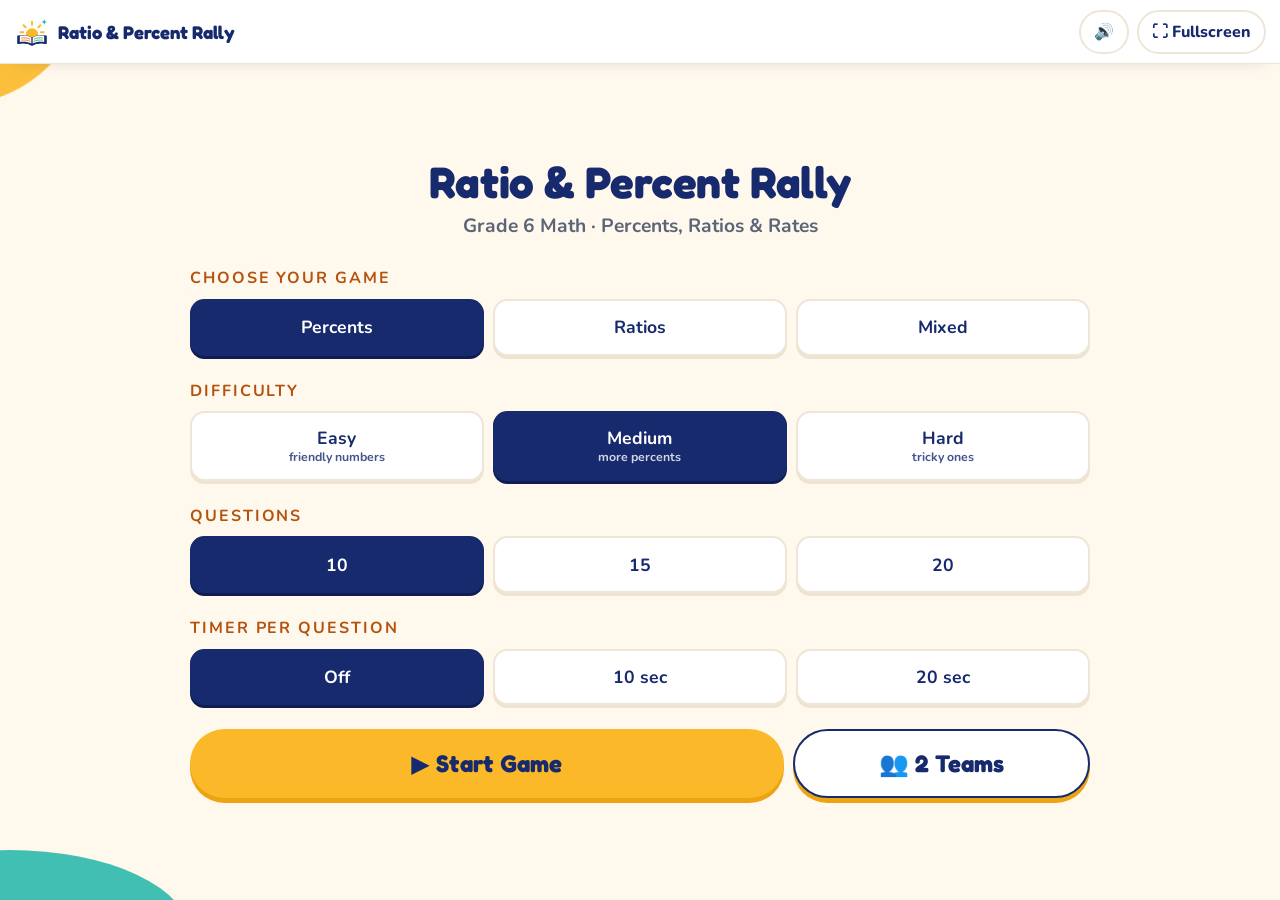
<file: assets/games/ratio-percent-rally/index.html>
<!DOCTYPE html>
<html lang="en">
<head>
<meta charset="UTF-8">
<meta name="viewport" content="width=device-width, initial-scale=1.0">
<meta name="robots" content="noindex, indexifembedded">
<title>Ratio & Percent Rally — TeachLuma Games</title>
<style>
  :root {
    --tlfx-accent: var(--subject-math);
    --brand-primary: #2563eb;
    --brand-secondary: #f59e0b;
    --brand-success: #16a34a;
    --brand-danger: #dc2626;
    --brand-bg-soft: #f8fafc;
    --subject-math: #7c3aed;
    --subject-math-dark: #5b21b6;
    --ink: #1f2937;
    --ink-soft: #64748b;
    --border: #e2e8f0;
  }

  * { box-sizing: border-box; }

  html, body {
    height: 100%;
  }

  body {
    margin: 0;
    font-family: 'Segoe UI', Roboto, Arial, sans-serif;
    color: var(--ink);
    background: var(--brand-bg-soft);
    overflow-x: hidden;
  }

  #app {
    min-height: 100vh;
    display: flex;
    flex-direction: column;
  }

  #app:fullscreen,
  #app:-webkit-full-screen {
    background: var(--brand-bg-soft);
  }

  .hidden { display: none !important; }

  /* -----------------------------------------------------------------
     Top bar
     ----------------------------------------------------------------- */
  .topbar {
    display: flex;
    align-items: center;
    justify-content: space-between;
    padding: 0.6rem 0.9rem;
    background: #fff;
    border-bottom: 1px solid var(--border);
    flex-shrink: 0;
  }

  .topbar-title {
    font-weight: 700;
    font-size: clamp(0.9rem, 2vw, 1.15rem);
    color: var(--subject-math-dark);
    white-space: nowrap;
    overflow: hidden;
    text-overflow: ellipsis;
  }

  .icon-btn {
    display: inline-flex;
    align-items: center;
    gap: 0.35rem;
    font-size: clamp(0.85rem, 1.6vw, 1rem);
    font-weight: 600;
    padding: 0.5rem 0.8rem;
    border-radius: 0.5rem;
    border: 2px solid var(--border);
    background: #fff;
    color: var(--ink);
    cursor: pointer;
    line-height: 1;
    min-height: 44px;
    touch-action: manipulation;
  }

  .icon-btn:hover { border-color: var(--subject-math); color: var(--subject-math); }
  .icon-btn:focus-visible { outline: 3px solid var(--subject-math); outline-offset: 2px; }

  .topbar-actions { display: flex; gap: 0.5rem; }

  /* -----------------------------------------------------------------
     Shared "screen" layout
     ----------------------------------------------------------------- */
  .screen {
    flex: 1;
    display: flex;
    flex-direction: column;
    align-items: center;
    justify-content: center;
    padding: 1.25rem 1rem 2rem;
    width: 100%;
  }

  .screen-inner {
    width: 100%;
    max-width: 720px;
    margin: 0 auto;
  }

  /* -----------------------------------------------------------------
     Start screen
     ----------------------------------------------------------------- */
  .start-hero {
    text-align: center;
    margin-bottom: 1.75rem;
  }

  .start-hero h1 {
    font-size: clamp(1.75rem, 5vw, 2.75rem);
    font-weight: 800;
    margin: 0 0 0.35rem;
    color: var(--subject-math-dark);
    letter-spacing: -0.01em;
  }

  .start-hero p {
    font-size: clamp(1rem, 2.2vw, 1.2rem);
    color: var(--ink-soft);
    margin: 0;
    font-weight: 600;
  }

  .option-group {
    margin-bottom: 1.5rem;
  }

  .option-group-label {
    display: block;
    font-size: clamp(0.85rem, 1.8vw, 1rem);
    font-weight: 700;
    text-transform: uppercase;
    letter-spacing: 0.04em;
    color: var(--ink-soft);
    margin-bottom: 0.6rem;
  }

  .option-row {
    display: grid;
    grid-template-columns: repeat(3, 1fr);
    gap: 0.6rem;
  }

  .option-btn {
    font-size: clamp(0.95rem, 2vw, 1.1rem);
    font-weight: 700;
    padding: 0.9rem 0.5rem;
    border-radius: 0.65rem;
    border: 2.5px solid var(--border);
    background: #fff;
    color: var(--ink);
    cursor: pointer;
    min-height: 56px;
    touch-action: manipulation;
    transition: border-color 0.12s ease, background-color 0.12s ease, color 0.12s ease;
  }

  .option-btn:hover { border-color: var(--subject-math); }
  .option-btn:focus-visible { outline: 3px solid var(--subject-math); outline-offset: 2px; }

  .option-btn[aria-pressed="true"] {
    background: var(--subject-math);
    border-color: var(--subject-math);
    color: #fff;
  }

  .option-btn-stacked { display: flex; flex-direction: column; align-items: center; justify-content: center; gap: 0.15rem; line-height: 1.15; }
  .option-btn-stacked .opt-sub { font-size: 0.7em; font-weight: 600; opacity: 0.8; }

  .start-btn {
    display: block;
    width: 100%;
    font-size: clamp(1.15rem, 3vw, 1.5rem);
    font-weight: 800;
    letter-spacing: 0.02em;
    padding: 1.1rem 1rem;
    border-radius: 0.75rem;
    border: none;
    background: var(--subject-math);
    color: #fff;
    cursor: pointer;
    min-height: 64px;
    touch-action: manipulation;
    transition: background-color 0.12s ease, transform 0.08s ease;
  }

  .start-btn:hover { background: var(--subject-math-dark); }
  .start-btn:active { transform: scale(0.98); }
  .start-btn:focus-visible { outline: 3px solid var(--subject-math-dark); outline-offset: 3px; }

  /* -----------------------------------------------------------------
     Play screen — HUD
     ----------------------------------------------------------------- */
  .hud {
    display: flex;
    align-items: center;
    justify-content: space-between;
    gap: 0.75rem;
    margin-bottom: 1.25rem;
    flex-wrap: wrap;
  }

  .hud-stat {
    font-size: clamp(0.95rem, 2vw, 1.2rem);
    font-weight: 700;
    color: var(--ink-soft);
    white-space: nowrap;
  }

  .hud-stat strong { color: var(--ink); }

  .hud-streak { color: var(--brand-secondary); }

  @keyframes streakPop {
    0% { transform: scale(1); }
    45% { transform: scale(1.25); }
    100% { transform: scale(1); }
  }

  .hud-streak.pop { animation: streakPop 0.4s ease; }

  .progress-track {
    width: 100%;
    height: 10px;
    border-radius: 999px;
    background: var(--border);
    overflow: hidden;
    margin-bottom: 1.5rem;
  }

  .progress-fill {
    height: 100%;
    background: var(--subject-math);
    border-radius: 999px;
    transition: width 0.25s ease;
  }

  .timer-wrap {
    display: flex;
    align-items: center;
    gap: 0.5rem;
    margin-bottom: 1.25rem;
  }

  .timer-track {
    flex: 1;
    height: 14px;
    border-radius: 999px;
    background: var(--border);
    overflow: hidden;
  }

  .timer-fill {
    height: 100%;
    background: var(--brand-secondary);
    border-radius: 999px;
    transition: width 1s linear;
  }

  .timer-fill.urgent { background: var(--brand-danger); }

  .timer-label {
    font-size: clamp(0.95rem, 2vw, 1.15rem);
    font-weight: 800;
    color: var(--ink-soft);
    min-width: 2.2ch;
    text-align: right;
  }

  .game-display {
    display: flex;
    justify-content: center;
    margin: 0.25rem 0 1.1rem;
  }

  .rp-card {
    display: flex;
    flex-direction: column;
    align-items: center;
    gap: 0.6rem;
    padding: 1rem 1.6rem;
    border-radius: 1.2rem;
    background: #fff;
    border: 3px solid var(--border);
    box-shadow: 0 5px 0 #EDE3D0;
  }

  .rp-expr {
    font-size: clamp(2rem, 7vw, 3.4rem);
    font-weight: 800;
    color: var(--subject-math-dark);
    line-height: 1.05;
  }

  .rp-dots {
    display: flex;
    align-items: center;
    gap: 0.9rem;
  }

  .rp-group {
    display: grid;
    grid-template-columns: repeat(6, 0.9rem);
    gap: 0.25rem;
  }

  .rp-dot { width: 0.9rem; height: 0.9rem; border-radius: 50%; }
  .rp-dot.a { background: var(--brand-secondary); }
  .rp-dot.b { background: #1FB5A8; }
  .rp-colon { font-size: 1.6rem; font-weight: 800; color: var(--ink-soft); }

  .rp-bar {
    width: clamp(200px, 50vw, 320px);
    height: 1.1rem;
    border-radius: 999px;
    background: #EFE7D8;
    overflow: hidden;
  }

  .rp-bar span { display: block; height: 100%; background: var(--brand-secondary); border-radius: 999px; }

  .question {
    text-align: center;
    font-size: clamp(1.2rem, 3.5vw, 1.75rem);
    font-weight: 800;
    color: var(--ink);
    margin: 0.5rem 0 1.75rem;
    letter-spacing: -0.01em;
    line-height: 1.25;
  }

  .answers {
    display: grid;
    grid-template-columns: repeat(2, 1fr);
    gap: 0.85rem;
    margin-bottom: 1.25rem;
  }

  @media (min-width: 640px) {
    .answers { grid-template-columns: repeat(4, 1fr); }
  }

  .answers.answers-compact {
    grid-template-columns: repeat(2, 1fr);
    max-width: 420px;
    margin-left: auto;
    margin-right: auto;
  }

  .answer-btn {
    font-size: clamp(1.2rem, 4.5vw, 1.9rem);
    font-weight: 800;
    padding: 1rem 0.5rem;
    min-height: clamp(4.5rem, 14vw, 6.5rem);
    border-radius: 0.85rem;
    border: 3px solid var(--subject-math);
    background: #fff;
    color: var(--subject-math);
    cursor: pointer;
    touch-action: manipulation;
    transition: background-color 0.12s ease, color 0.12s ease, transform 0.08s ease;
  }

  .answer-btn:hover:not(:disabled) { background: var(--subject-math); color: #fff; }
  .answer-btn:active:not(:disabled) { transform: scale(0.97); }
  .answer-btn:focus-visible { outline: 3px solid var(--subject-math-dark); outline-offset: 3px; }
  .answer-btn:disabled { cursor: default; }

  .answer-btn.correct {
    background: var(--brand-success);
    border-color: var(--brand-success);
    color: #fff;
    opacity: 1;
  }

  .answer-btn.incorrect {
    background: var(--brand-danger);
    border-color: var(--brand-danger);
    color: #fff;
    opacity: 1;
  }

  .answer-btn.dimmed { opacity: 0.45; }

  .feedback {
    text-align: center;
    font-size: clamp(1.15rem, 3vw, 1.6rem);
    font-weight: 800;
    min-height: 2.2rem;
    display: flex;
    align-items: center;
    justify-content: center;
    gap: 0.5rem;
  }

  .feedback.correct { color: var(--brand-success); }
  .feedback.incorrect { color: var(--brand-danger); }

  /* -----------------------------------------------------------------
     Results screen
     ----------------------------------------------------------------- */
  .results-emoji { font-size: clamp(3rem, 8vw, 4.5rem); margin-bottom: 0.5rem; }

  .results-score {
    font-size: clamp(2rem, 6vw, 3rem);
    font-weight: 800;
    color: var(--subject-math-dark);
    margin: 0 0 0.25rem;
  }

  .results-detail {
    font-size: clamp(1rem, 2.2vw, 1.2rem);
    color: var(--ink-soft);
    font-weight: 600;
    margin: 0 0 1.75rem;
    text-align: center;
  }

  .results-actions {
    display: flex;
    flex-direction: column;
    gap: 0.75rem;
  }

  @media (min-width: 480px) {
    .results-actions { flex-direction: row; }
  }

  .btn-secondary {
    flex: 1;
    font-size: clamp(1rem, 2.4vw, 1.2rem);
    font-weight: 700;
    padding: 0.9rem 1rem;
    border-radius: 0.75rem;
    border: 2.5px solid var(--subject-math);
    background: #fff;
    color: var(--subject-math);
    cursor: pointer;
    min-height: 56px;
    touch-action: manipulation;
  }

  .btn-secondary:hover { background: var(--brand-bg-soft); }
  .btn-secondary:focus-visible { outline: 3px solid var(--subject-math); outline-offset: 2px; }

  .btn-primary-lg {
    flex: 1;
    font-size: clamp(1rem, 2.4vw, 1.2rem);
    font-weight: 700;
    padding: 0.9rem 1rem;
    border-radius: 0.75rem;
    border: none;
    background: var(--subject-math);
    color: #fff;
    cursor: pointer;
    min-height: 56px;
    touch-action: manipulation;
  }

  .btn-primary-lg:hover { background: var(--subject-math-dark); }
  .btn-primary-lg:focus-visible { outline: 3px solid var(--subject-math-dark); outline-offset: 2px; }

  .center-text { text-align: center; }

  @media (max-height: 760px) and (min-height: 481px) {
    .screen { padding: 0.9rem 1rem 1.25rem; }
    .start-hero { margin-bottom: 1.1rem; }
    .option-group { margin-bottom: 1rem; }
    .option-btn { padding: 0.7rem 0.5rem; min-height: 48px; }
    .start-btn { padding: 0.85rem 1rem; min-height: 56px; }
  }

  @media (max-height: 760px) and (min-height: 481px) and (min-width: 700px) {
    .option-groups-wrap {
      display: grid;
      grid-template-columns: 1fr 1fr;
      gap: 0.2rem 1.5rem;
    }
    .option-group { margin-bottom: 0.85rem; }
  }

  @media (max-height: 480px) and (orientation: landscape) {
    .topbar { padding: 0.25rem 0.75rem; }
    .icon-btn { min-height: 32px; padding: 0.3rem 0.6rem; font-size: 0.8rem; }
    .screen { padding: 0.4rem 1rem; justify-content: flex-start; }

    .start-hero { margin-bottom: 0.4rem; }
    .start-hero h1 { font-size: clamp(1.1rem, 3vw, 1.6rem); margin-bottom: 0.1rem; }
    .start-hero p { font-size: clamp(0.7rem, 1.8vw, 0.85rem); }

    .option-groups-wrap {
      display: flex;
      gap: 0.75rem;
      margin-bottom: 0.4rem;
    }
    .option-group { flex: 1; margin-bottom: 0; }
    .option-group-label { font-size: 0.65rem; margin-bottom: 0.2rem; }
    .option-row { grid-template-columns: 1fr; gap: 0.25rem; }
    .option-btn { min-height: 30px; padding: 0.25rem; font-size: 0.75rem; border-width: 2px; }

    .start-btn { min-height: 38px; padding: 0.45rem 1rem; font-size: 1rem; }

    .hud { margin-bottom: 0.4rem; }
    .progress-track { margin-bottom: 0.5rem; }
    .timer-wrap { margin-bottom: 0.5rem; }
    .rp-card { padding: 0.4rem 1rem; gap: 0.3rem; }
    .rp-expr { font-size: 1.6rem; }
    .rp-dots { display: none; }
    .question { margin: 0.15rem 0 0.5rem; font-size: clamp(1rem, 3.5vw, 1.4rem); }
    .answers { gap: 0.5rem; margin-bottom: 0.6rem; }
    .answer-btn { min-height: clamp(2.5rem, 10vw, 3.5rem); font-size: clamp(1rem, 3.5vw, 1.4rem); }
    .feedback { min-height: 1.6rem; font-size: 1.1rem; }

    .results-emoji { font-size: 2rem; margin-bottom: 0.25rem; }
    .results-score { font-size: 1.5rem; margin-bottom: 0.15rem; }
    .results-detail { margin-bottom: 0.75rem; }
  }

  @media (max-height: 480px) and (orientation: landscape) and (max-width: 560px) {
    .option-groups-wrap { flex-direction: column; gap: 0.2rem; }
    .option-group-label { margin-bottom: 0.1rem; }
    .option-row { grid-template-columns: repeat(3, 1fr); }
    .option-btn { min-height: 26px; padding: 0.15rem; }
  }

  @media (min-width: 1200px) {
    .screen-inner { max-width: 900px; }
  }

  .sr-only {
    position: absolute;
    width: 1px; height: 1px;
    padding: 0; margin: -1px;
    overflow: hidden;
    clip: rect(0,0,0,0);
    white-space: nowrap;
    border: 0;
  }
</style>
<link rel="stylesheet" href="../shared/game-theme.css?v=1">
</head>
<body>
<div id="app">
  <div class="topbar">
    <span class="topbar-title"><a class="topbar-home" href="../../../games.php" target="_top" aria-label="All TeachLuma games"><img src="../../brand/teachluma-icon.svg" alt="" width="32" height="30"></a><span class="topbar-name">Ratio &amp; Percent Rally</span></span>
    <div class="topbar-actions">
      <button type="button" class="icon-btn" id="muteBtn" aria-pressed="false" aria-label="Mute sound">🔊<span class="sr-only"> Sound on</span></button>
      <button type="button" class="icon-btn" id="fullscreenBtn" aria-label="Enter fullscreen">⛶ Fullscreen</button>
    </div>
  </div>

  <!-- START SCREEN -->
  <section class="screen" id="screenStart" aria-label="Ratio &amp; Percent Rally setup">
    <div class="screen-inner">
      <div class="start-hero">
        <h1>Ratio &amp; Percent Rally</h1>
        <p>Grade 6 Math &middot; Percents, Ratios &amp; Rates</p>
      </div>

      <div class="option-groups-wrap">
        <div class="option-group" role="group" aria-labelledby="modeLabel">
          <span class="option-group-label" id="modeLabel">Choose your game</span>
          <div class="option-row" id="modeGroup">
            <button type="button" class="option-btn" data-value="percents" aria-pressed="true">Percents</button>
            <button type="button" class="option-btn" data-value="ratios" aria-pressed="false">Ratios</button>
            <button type="button" class="option-btn" data-value="mixed" aria-pressed="false">Mixed</button>
          </div>
        </div>

        <div class="option-group" role="group" aria-labelledby="difficultyLabel">
          <span class="option-group-label" id="difficultyLabel">Difficulty</span>
          <div class="option-row" id="difficultyGroup">
            <button type="button" class="option-btn option-btn-stacked" data-value="easy" aria-pressed="false">
              <span>Easy</span><span class="opt-sub">friendly numbers</span>
            </button>
            <button type="button" class="option-btn option-btn-stacked" data-value="medium" aria-pressed="true">
              <span>Medium</span><span class="opt-sub">more percents</span>
            </button>
            <button type="button" class="option-btn option-btn-stacked" data-value="hard" aria-pressed="false">
              <span>Hard</span><span class="opt-sub">tricky ones</span>
            </button>
          </div>
        </div>

        <div class="option-group" role="group" aria-labelledby="countLabel">
          <span class="option-group-label" id="countLabel">Questions</span>
          <div class="option-row" id="countGroup">
            <button type="button" class="option-btn" data-value="10" aria-pressed="true">10</button>
            <button type="button" class="option-btn" data-value="15" aria-pressed="false">15</button>
            <button type="button" class="option-btn" data-value="20" aria-pressed="false">20</button>
          </div>
        </div>

        <div class="option-group" role="group" aria-labelledby="timerLabel">
          <span class="option-group-label" id="timerLabel">Timer per question</span>
          <div class="option-row" id="timerGroup">
            <button type="button" class="option-btn" data-value="0" aria-pressed="true">Off</button>
            <button type="button" class="option-btn" data-value="10">10 sec</button>
            <button type="button" class="option-btn" data-value="20">20 sec</button>
          </div>
        </div>
      </div>

      <div class="start-actions">
        <button type="button" class="start-btn" id="startBtn">▶ Start Game</button>
        <button type="button" class="start-btn start-btn-teams" id="startTeamsBtn" aria-label="Play in two teams">👥 2 Teams</button>
      </div>
    </div>
  </section>

  <!-- PLAY SCREEN -->
  <section class="screen hidden" id="screenPlay" aria-label="Ratio &amp; Percent Rally gameplay">
    <div class="screen-inner">
      <div class="hud">
        <span class="hud-stat" id="hudCounter" aria-live="polite">Question <strong>1</strong> / 10</span>
        <span class="hud-stat hidden" id="hudTeam" aria-live="polite"></span>
        <span class="hud-stat hud-streak hidden" id="hudStreak">🔥 <strong id="hudStreakCount">0</strong> streak</span>
        <span class="hud-stat">Score: <strong id="hudScore">0</strong></span>
      </div>
      <div class="progress-track" role="progressbar" aria-label="Progress" aria-valuemin="0" aria-valuemax="100" id="progressTrack">
        <div class="progress-fill" id="progressFill" style="width:0%"></div>
      </div>

      <div class="timer-wrap hidden" id="timerWrap">
        <div class="timer-track" role="progressbar" aria-label="Time remaining" aria-valuemin="0" aria-valuemax="100" id="timerTrack">
          <div class="timer-fill" id="timerFill" style="width:100%"></div>
        </div>
        <span class="timer-label" id="timerLabelText">10</span>
      </div>

      <div class="game-display" id="gameDisplay" aria-live="polite"></div>

      <p class="question" id="questionText" aria-live="polite">&nbsp;</p>

      <div class="answers" id="answersGrid">
        <button type="button" class="answer-btn" data-index="0"></button>
        <button type="button" class="answer-btn" data-index="1"></button>
        <button type="button" class="answer-btn" data-index="2"></button>
        <button type="button" class="answer-btn" data-index="3"></button>
      </div>

      <p class="feedback" id="feedbackText" aria-live="assertive">&nbsp;</p>
    </div>
  </section>

  <!-- RESULTS SCREEN -->
  <section class="screen hidden" id="screenResults" aria-label="Ratio &amp; Percent Rally results">
    <div class="screen-inner center-text">
      <p class="results-emoji" id="resultsEmoji">🎉</p>
      <p class="results-score" id="resultsScore">8 / 10</p>
      <p class="results-detail" id="resultsDetail">Great job! That's 80% correct.</p>
      <div class="results-actions">
        <button type="button" class="btn-secondary" id="changeSettingsBtn">Change Settings</button>
        <button type="button" class="btn-primary-lg" id="playAgainBtn">Play Again</button>
      </div>
    </div>
  </section>
</div>

<script src="../shared/game-fx.js"></script>
<script>
(function () {
  'use strict';


  function randInt(min, max) {
    return Math.floor(Math.random() * (max - min + 1)) + min;
  }

  function shuffle(arr) {
    var copy = arr.slice();
    for (var j = copy.length - 1; j > 0; j--) {
      var k = Math.floor(Math.random() * (j + 1));
      var tmp = copy[j];
      copy[j] = copy[k];
      copy[k] = tmp;
    }
    return copy;
  }

  function uniqueExcept(candidates, correct, n) {
    var out = [];
    candidates.forEach(function (c) {
      if (c !== correct && out.indexOf(c) === -1) { out.push(c); }
    });
    return out.slice(0, n);
  }

  // -------------------------------------------------------------------
  // Percent + ratio questions. Every answer is a whole number or a
  // simplified ratio, built from integers so it is always exact.
  // Distractors are the classic mistakes (reversed ratio, only partly
  // simplified, "digits glued together" percents, off-by-one).
  // -------------------------------------------------------------------
  function gcd(a, b) { return b === 0 ? a : gcd(b, a % b); }

  var PERCENTS = { easy: [10, 25, 50, 75, 100], medium: [5, 10, 20, 25, 30, 40, 50, 60, 75, 80], hard: [15, 35, 45, 65, 120, 150] };
  var FRACTIONS = { easy: [[1, 2], [1, 4], [3, 4], [1, 10], [7, 10]], medium: [[1, 5], [2, 5], [3, 5], [4, 5], [3, 10], [9, 10], [1, 20]], hard: [[1, 8], [3, 8], [3, 20], [7, 25], [3, 50], [11, 20]] };
  var RATIO_MAX = { easy: 6, medium: 10, hard: 12 };

  function percentOf(level) {
    var list = PERCENTS[level] || PERCENTS.medium;
    var p = list[randInt(0, list.length - 1)];
    var step = 100 / gcd(p, 100);
    var base = step * randInt(1, Math.max(1, Math.floor((level === 'easy' ? 200 : 400) / step)));
    if (base > 400) { base = step; }
    var ans = p * base / 100;
    var others = uniqueExcept([String(ans + step * p / 100), String(Math.max(0, ans - step * p / 100)), String(base - ans), String(Math.round(base / p)), String(ans * 10), String(ans + 1)], String(ans), 3);
    return { type: 'percent', expr: p + '% of ' + base, bar: Math.min(p, 100), text: 'What is ' + p + '% of ' + base + '?', correct: String(ans), choices: shuffle([String(ans)].concat(others)) };
  }

  function fractionToPercent(level) {
    var list = FRACTIONS[level] || FRACTIONS.medium;
    var f = list[randInt(0, list.length - 1)];
    var pct = f[0] * 100 / f[1];
    var fmtPct = function (v) { return (Math.round(v * 10) / 10) + '%'; };
    var correct = fmtPct(pct);
    var glued = parseInt(String(f[0]) + String(f[1]), 10);
    var others = uniqueExcept([fmtPct(glued), fmtPct(f[1] * 100 / f[0] > 1000 ? pct + 10 : f[1] * 100 / f[0]), fmtPct(pct + 10), fmtPct(Math.max(1, pct - 5)), fmtPct(f[0] * 10)], correct, 3);
    return { type: 'fraction', expr: f[0] + '/' + f[1] + ' = ?%', bar: pct, text: 'Write ' + f[0] + '/' + f[1] + ' as a percent.', correct: correct, choices: shuffle([correct].concat(others)) };
  }

  function simplifyRatio(level) {
    var max = RATIO_MAX[level] || 10;
    var a, b;
    do { a = randInt(1, max); b = randInt(1, max); } while (a === b || gcd(a, b) !== 1);
    var k = randInt(2, level === 'easy' ? 3 : 5);
    var A = a * k, B = b * k;
    var correct = a + ' : ' + b;
    var cands = [b + ' : ' + a, (a + 1) + ' : ' + b, a + ' : ' + (b + 1)];
    if (k % 2 === 0 && k > 2) { cands.unshift((a * 2) + ' : ' + (b * 2)); }
    return { type: 'ratio', expr: A + ' : ' + B, dots: A <= 12 && B <= 12 ? [A, B] : null, text: 'Write ' + A + ' : ' + B + ' in simplest form.', correct: correct, choices: shuffle([correct].concat(uniqueExcept(cands, correct, 3))) };
  }

  function missingValue(level) {
    var max = RATIO_MAX[level] || 10;
    var a, b;
    do { a = randInt(1, max); b = randInt(1, max); } while (a === b);
    var k = randInt(2, level === 'hard' ? 9 : 5);
    var ans = b * k;
    var others = uniqueExcept([String(b + k), String(a * k), String(ans + b), String(Math.max(1, ans - b)), String(ans + 1)], String(ans), 3);
    return { type: 'missing', expr: a + ' : ' + b + ' = ' + (a * k) + ' : ?', dots: a <= 12 && b <= 12 ? [a, b] : null, text: 'Find the missing number to make the ratios equal.', correct: String(ans), choices: shuffle([String(ans)].concat(others)) };
  }

  var QUESTION_GENERATORS = {
    percents: function (level) { return Math.random() < 0.6 ? percentOf(level) : fractionToPercent(level); },
    ratios: function (level) { return Math.random() < 0.5 ? simplifyRatio(level) : missingValue(level); },
    mixed: function (level) {
      var r = Math.random();
      return r < 0.25 ? percentOf(level) : r < 0.5 ? fractionToPercent(level) : r < 0.75 ? simplifyRatio(level) : missingValue(level);
    }
  };

  // -------------------------------------------------------------------
  // Sound — tiny WebAudio-generated tones, no audio files, muted state
  // persisted locally. Never plays automatically; only ever triggered by
  // a direct user action (answering, finishing).
  // -------------------------------------------------------------------
  var AudioCtx = window.AudioContext || window.webkitAudioContext;
  var audioCtx = null;
  var soundOn = true;
  try {
    soundOn = localStorage.getItem('rpr_sound_on') !== '0';
  } catch (e) { /* localStorage unavailable — default to on, non-fatal */ }

  function getAudioCtx() {
    if (!AudioCtx) { return null; }
    if (!audioCtx) { audioCtx = new AudioCtx(); }
    return audioCtx;
  }

  function playTone(freq, durationMs, delayMs) {
    if (!soundOn) { return; }
    var ctx = getAudioCtx();
    if (!ctx) { return; }
    var start = ctx.currentTime + (delayMs || 0) / 1000;
    var osc = ctx.createOscillator();
    var gain = ctx.createGain();
    osc.type = 'sine';
    osc.frequency.setValueAtTime(freq, start);
    gain.gain.setValueAtTime(0.0001, start);
    gain.gain.exponentialRampToValueAtTime(0.18, start + 0.02);
    gain.gain.exponentialRampToValueAtTime(0.0001, start + durationMs / 1000);
    osc.connect(gain);
    gain.connect(ctx.destination);
    osc.start(start);
    osc.stop(start + durationMs / 1000 + 0.02);
  }

  function soundCorrect() { playTone(660, 120, 0); playTone(880, 160, 110); }
  function soundIncorrect() { playTone(220, 220, 0); }
  function soundStreak() { playTone(660, 100, 0); playTone(784, 100, 90); playTone(988, 180, 180); }
  function soundComplete() { playTone(523, 140, 0); playTone(659, 140, 130); playTone(784, 220, 260); }

  // -------------------------------------------------------------------
  // Play tracking — lets the TeachLuma admin dashboard show real usage
  // counts. Fire-and-forget: a network failure here must never block or
  // break gameplay, so every error is swallowed silently. Uses a relative
  // path (not an absolute URL) so this same file works unmodified no
  // matter what path the site is hosted under.
  // -------------------------------------------------------------------
  function trackPlay(eventType) {
    try {
      fetch('../../../api/game-track.php', {
        method: 'POST',
        headers: { 'Content-Type': 'application/json' },
        body: JSON.stringify({ slug: 'ratio-percent-rally', event: eventType })
      }).catch(function () {});
    } catch (e) { /* non-fatal */ }
  }

  // -------------------------------------------------------------------
  // Fullscreen — feature-detected; hidden entirely on browsers/devices
  // (notably iPhone Safari) with no Fullscreen API support at all.
  // -------------------------------------------------------------------
  var appEl = document.getElementById('app');
  var fullscreenBtn = document.getElementById('fullscreenBtn');

  function requestFs(el) {
    var fn = el.requestFullscreen || el.webkitRequestFullscreen;
    if (fn) { fn.call(el).catch(function () {}); }
  }
  function exitFs() {
    var fn = document.exitFullscreen || document.webkitExitFullscreen;
    if (fn) { fn.call(document); }
  }
  function currentFsElement() {
    return document.fullscreenElement || document.webkitFullscreenElement || null;
  }
  var fsSupported = !!(appEl.requestFullscreen || appEl.webkitRequestFullscreen);

  if (!fsSupported) {
    fullscreenBtn.classList.add('hidden');
  } else {
    fullscreenBtn.addEventListener('click', function () {
      if (currentFsElement()) {
        exitFs();
      } else {
        requestFs(appEl);
      }
    });
    ['fullscreenchange', 'webkitfullscreenchange'].forEach(function (evt) {
      document.addEventListener(evt, function () {
        var active = !!currentFsElement();
        fullscreenBtn.textContent = active ? '⤢ Exit Fullscreen' : '⛶ Fullscreen';
        fullscreenBtn.setAttribute('aria-label', active ? 'Exit fullscreen' : 'Enter fullscreen');
      });
    });
  }

  // -------------------------------------------------------------------
  // Mute toggle
  // -------------------------------------------------------------------
  var muteBtn = document.getElementById('muteBtn');
  function renderMuteBtn() {
    muteBtn.textContent = soundOn ? '🔊' : '🔇';
    muteBtn.setAttribute('aria-pressed', soundOn ? 'false' : 'true');
    muteBtn.setAttribute('aria-label', soundOn ? 'Mute sound' : 'Unmute sound');
  }
  renderMuteBtn();
  muteBtn.addEventListener('click', function () {
    soundOn = !soundOn;
    renderMuteBtn();
    try { localStorage.setItem('rpr_sound_on', soundOn ? '1' : '0'); } catch (e) { /* non-fatal */ }
  });

  // -------------------------------------------------------------------
  // Screens
  // -------------------------------------------------------------------
  var screenStart = document.getElementById('screenStart');
  var screenPlay = document.getElementById('screenPlay');
  var screenResults = document.getElementById('screenResults');

  function showScreen(el) {
    [screenStart, screenPlay, screenResults].forEach(function (s) {
      s.classList.toggle('hidden', s !== el);
    });
  }

  // -------------------------------------------------------------------
  // Start-screen option groups (mode / difficulty / question count / timer)
  // -------------------------------------------------------------------
  var settings = { mode: 'percents', difficulty: 'medium', totalQuestions: 10, timerSeconds: 0 };

  function wireOptionGroup(groupId, settingKey, parse) {
    var group = document.getElementById(groupId);
    var buttons = Array.prototype.slice.call(group.querySelectorAll('.option-btn'));
    buttons.forEach(function (btn) {
      btn.addEventListener('click', function () {
        buttons.forEach(function (b) { b.setAttribute('aria-pressed', 'false'); });
        btn.setAttribute('aria-pressed', 'true');
        settings[settingKey] = parse(btn.dataset.value);
      });
    });
  }

  wireOptionGroup('modeGroup', 'mode', function (v) { return v; });
  wireOptionGroup('difficultyGroup', 'difficulty', function (v) { return v; });
  wireOptionGroup('countGroup', 'totalQuestions', function (v) { return parseInt(v, 10); });
  wireOptionGroup('timerGroup', 'timerSeconds', function (v) { return parseInt(v, 10); });

  // -------------------------------------------------------------------
  // Gameplay state
  // -------------------------------------------------------------------
  // Optional fun layer (shared/game-fx.js); the game plays normally without it.
  var FX = window.TLFX || null;
  var teams = FX ? new FX.Teams() : null;
  var teamMode = false;

  var state = {
    index: 0,
    score: 0,
    streak: 0,
    bestStreak: 0,
    questions: [],
    locked: false,
    timerHandle: null,
    timeLeft: 0
  };

  var hudCounter = document.getElementById('hudCounter');
  var hudScore = document.getElementById('hudScore');
  var hudStreak = document.getElementById('hudStreak');
  var hudStreakCount = document.getElementById('hudStreakCount');

  function updateStreakDisplay() {
    if (teams && teams.enabled) { hudStreak.classList.add('hidden'); return; }
    hudStreakCount.textContent = String(state.streak);
    if (state.streak >= 2) {
      hudStreak.classList.remove('hidden');
      hudStreak.classList.remove('pop');
      void hudStreak.offsetWidth;
      hudStreak.classList.add('pop');
    } else {
      hudStreak.classList.add('hidden');
    }
  }
  var progressFill = document.getElementById('progressFill');
  var progressTrack = document.getElementById('progressTrack');
  var timerWrap = document.getElementById('timerWrap');
  var timerFill = document.getElementById('timerFill');
  var timerTrack = document.getElementById('timerTrack');
  var timerLabelText = document.getElementById('timerLabelText');
  var gameDisplay = document.getElementById('gameDisplay');
  var questionText = document.getElementById('questionText');
  var feedbackText = document.getElementById('feedbackText');
  var answersGrid = document.getElementById('answersGrid');
  var answerButtons = Array.prototype.slice.call(document.querySelectorAll('.answer-btn'));

  function dotGroup(n, cls) {
    var h = '<div class="rp-group">';
    for (var i = 0; i < n; i++) { h += '<span class="rp-dot ' + cls + '"></span>'; }
    return h + '</div>';
  }

  function renderDisplay(q) {
    var html = '<div class="rp-card"><div class="rp-expr">' + q.expr + '</div>';
    if (q.dots) {
      html += '<div class="rp-dots" aria-hidden="true">' + dotGroup(q.dots[0], 'a') + '<span class="rp-colon">:</span>' + dotGroup(q.dots[1], 'b') + '</div>';
    } else if (q.type === 'percent') {
      html += '<div class="rp-bar" aria-hidden="true"><span style="width:' + q.bar + '%"></span></div>';
    }
    gameDisplay.innerHTML = html + '</div>';
  }

  function clearTimer() {
    if (state.timerHandle) {
      window.clearInterval(state.timerHandle);
      state.timerHandle = null;
    }
  }

  function startQuestionTimer() {
    clearTimer();
    if (!settings.timerSeconds) {
      timerWrap.classList.add('hidden');
      return;
    }
    timerWrap.classList.remove('hidden');
    state.timeLeft = settings.timerSeconds;
    timerLabelText.textContent = String(state.timeLeft);
    timerFill.style.width = '100%';
    timerFill.classList.remove('urgent');
    timerTrack.setAttribute('aria-valuenow', '100');

    state.timerHandle = window.setInterval(function () {
      state.timeLeft--;
      var pct = Math.max(0, (state.timeLeft / settings.timerSeconds) * 100);
      timerFill.style.width = pct + '%';
      timerTrack.setAttribute('aria-valuenow', String(Math.round(pct)));
      timerLabelText.textContent = String(Math.max(0, state.timeLeft));
      if (state.timeLeft <= 3) {
        timerFill.classList.add('urgent');
      }
      if (state.timeLeft <= 0) {
        clearTimer();
        handleTimeout();
      }
    }, 1000);
  }

  function renderQuestion() {
    var q = state.questions[state.index];
    questionText.textContent = q.text;
    hudCounter.innerHTML = 'Question <strong>' + (state.index + 1) + '</strong> / ' + settings.totalQuestions;
    if (teams) { teams.renderTurn(document.getElementById('hudTeam'), state.index); }
    if (FX) {
      FX.enter(document.querySelector('.game-display') || questionText);
      FX.enter(document.getElementById('answersGrid'));
    }
    var progressPct = (state.index / settings.totalQuestions) * 100;
    progressFill.style.width = progressPct + '%';
    progressTrack.setAttribute('aria-valuenow', String(Math.round(progressPct)));
    feedbackText.textContent = ' ';
    feedbackText.className = 'feedback';
    state.locked = false;

    renderDisplay(q);

    var count = q.choices.length;
    answerButtons.forEach(function (btn, i) {
      if (i < count) {
        btn.className = 'answer-btn';
        btn.textContent = String(q.choices[i]);
        btn.dataset.answer = String(q.choices[i]);
        btn.disabled = false;
      } else {
        btn.className = 'answer-btn hidden';
        btn.disabled = true;
      }
    });
    answersGrid.classList.toggle('answers-compact', count === 2);
    answersGrid.classList.toggle('answers-three', count === 3);

    startQuestionTimer();
  }

  function buildQuestions() {
    var generator = QUESTION_GENERATORS[settings.mode] || QUESTION_GENERATORS['percents'];
    var list = [];
    for (var i = 0; i < settings.totalQuestions; i++) {
      list.push(generator(settings.difficulty));
    }
    return list;
  }

  function startGame() {
    state.index = 0;
    state.score = 0;
    state.streak = 0;
    state.bestStreak = 0;
    state.questions = buildQuestions();
    if (teams) { teams.reset(teamMode); }
    hudScore.textContent = teams && teams.enabled ? teams.scoreText() : '0';
    updateStreakDisplay();
    showScreen(screenPlay);
    renderQuestion();
    trackPlay('started');
  }

  function lockButtons() {
    answerButtons.forEach(function (b) { b.disabled = true; });
  }

  function revealCorrect(correct) {
    answerButtons.forEach(function (b) {
      if (b.classList.contains('hidden')) { return; }
      if (b.dataset.answer === String(correct)) {
        b.classList.add('correct');
      } else {
        b.classList.add('dimmed');
      }
    });
  }

  function advance() {
    window.setTimeout(function () {
      state.index++;
      if (state.index < settings.totalQuestions) {
        renderQuestion();
      } else {
        finishGame();
      }
    }, 1300);
  }

  function handleTimeout() {
    if (state.locked) { return; }
    state.locked = true;
    lockButtons();
    var q = state.questions[state.index];
    revealCorrect(q.correct);
    feedbackText.textContent = "⏰ Time's Up!";
    feedbackText.className = 'feedback incorrect';
    soundIncorrect();
    state.streak = 0;
    updateStreakDisplay();
    advance();
  }

  function handleAnswer(btn) {
    if (state.locked) { return; }
    state.locked = true;
    clearTimer();
    lockButtons();

    var q = state.questions[state.index];
    var isCorrect = btn.dataset.answer === String(q.correct);

    if (isCorrect) {
      state.score++;
      state.streak++;
      state.bestStreak = Math.max(state.bestStreak, state.streak);
      if (teams && teams.enabled) {
        teams.award(state.index);
        hudScore.textContent = teams.scoreText();
      } else {
        hudScore.textContent = String(state.score);
      }
      btn.classList.add('correct');
      if (FX) { FX.popText(btn, '+1'); }
      updateStreakDisplay();

      if (teams && teams.enabled) {
        feedbackText.textContent = '✓ Point for ' + FX.TEAM_NAMES[teams.turn(state.index)] + '!';
        soundCorrect();
      } else if (state.streak >= 3 && state.streak % 3 === 0) {
        feedbackText.textContent = '🔥 ' + state.streak + ' in a row!';
        soundStreak();
      } else {
        feedbackText.textContent = '✓ Correct!';
        soundCorrect();
      }
      feedbackText.className = 'feedback correct';
    } else {
      btn.classList.add('incorrect');
      if (FX) { FX.shake(btn); }
      answerButtons.forEach(function (b) {
        if (b.classList.contains('hidden') || b === btn) { return; }
        if (b.dataset.answer === String(q.correct)) {
          b.classList.add('correct');
        } else {
          b.classList.add('dimmed');
        }
      });
      feedbackText.textContent = '✗ Try Again!';
      feedbackText.className = 'feedback incorrect';
      soundIncorrect();
      state.streak = 0;
      updateStreakDisplay();
    }

    advance();
  }

  answerButtons.forEach(function (btn) {
    btn.addEventListener('click', function () { handleAnswer(btn); });
  });

  // Keyboard support during gameplay: number keys 1-4 pick an answer
  // (only the currently visible ones respond).
  document.addEventListener('keydown', function (event) {
    if (screenPlay.classList.contains('hidden')) { return; }
    var num = parseInt(event.key, 10);
    if (num >= 1 && num <= 4) {
      var target = answerButtons[num - 1];
      if (target && !target.disabled && !target.classList.contains('hidden')) {
        target.click();
      }
    }
  });

  function finishGame() {
    clearTimer();
    var total = settings.totalQuestions;
    var pct = Math.round((state.score / total) * 100);
    var emoji = pct >= 80 ? '🎉' : (pct >= 50 ? '👍' : '💪');
    var message = pct >= 80
      ? 'Excellent work!'
      : (pct >= 50 ? 'Good effort!' : 'Keep practicing — you\'ll get faster!');

    var streakNote = state.bestStreak >= 3 ? (' Best streak: ' + state.bestStreak + '.') : '';

    var resultsScoreEl = document.getElementById('resultsScore');
    if (teams && teams.enabled) {
      var summary = teams.summary();
      document.getElementById('resultsEmoji').textContent = summary.emoji;
      resultsScoreEl.textContent = summary.title;
      document.getElementById('resultsDetail').textContent = summary.detail;
    } else {
      document.getElementById('resultsEmoji').textContent = emoji;
      resultsScoreEl.textContent = state.score + ' / ' + total;
      document.getElementById('resultsDetail').textContent = message + ' That\'s ' + pct + '% correct.' + streakNote;
    }

    showScreen(screenResults);
    if (FX) {
      if (teams && teams.enabled) {
        FX.celebrate({ after: resultsScoreEl, confetti: true });
      } else {
        FX.celebrate({
          after: resultsScoreEl,
          stars: FX.starCount(pct),
          bestKey: 'fraction-frenzy:' + (settings.mode || settings.step) + ':' + settings.difficulty + ':' + total,
          bestValue: pct,
          bestLabel: function (v) { return v + '%'; },
          confetti: pct >= 60
        });
      }
    }
    soundComplete();
    trackPlay('completed');
  }

  document.getElementById('startBtn').addEventListener('click', function () { teamMode = false; startGame(); });
  var startTeamsBtn = document.getElementById('startTeamsBtn');
  if (teams) {
    startTeamsBtn.addEventListener('click', function () { teamMode = true; startGame(); });
  } else {
    startTeamsBtn.classList.add('hidden');
  }
  document.getElementById('playAgainBtn').addEventListener('click', startGame);
  document.getElementById('changeSettingsBtn').addEventListener('click', function () {
    clearTimer();
    showScreen(screenStart);
  });

  document.addEventListener('keydown', function (event) {
    if (event.key === 'Enter' && !screenResults.classList.contains('hidden')) {
      startGame();
    }
  });
})();
</script>
</body>
</html>
</file>
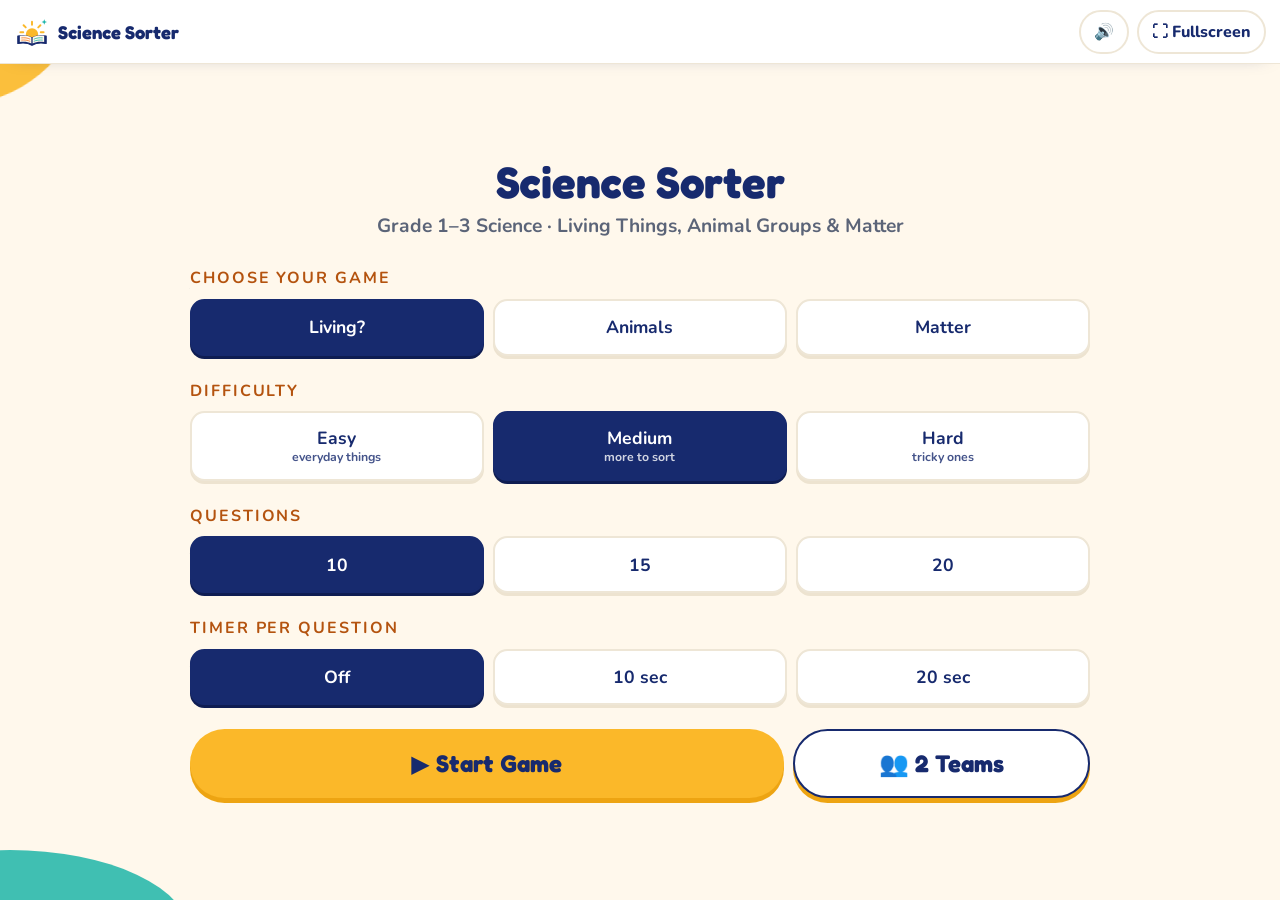
<file: assets/games/science-sorter/index.html>
<!DOCTYPE html>
<html lang="en">
<head>
<meta charset="UTF-8">
<meta name="viewport" content="width=device-width, initial-scale=1.0">
<meta name="robots" content="noindex, indexifembedded">
<title>Science Sorter — TeachLuma Games</title>
<style>
  :root {
    --tlfx-accent: var(--subject-math);
    --brand-primary: #2563eb;
    --brand-secondary: #f59e0b;
    --brand-success: #16a34a;
    --brand-danger: #dc2626;
    --brand-bg-soft: #f8fafc;
    --subject-math: #7c3aed;
    --subject-math-dark: #5b21b6;
    --ink: #1f2937;
    --ink-soft: #64748b;
    --border: #e2e8f0;
  }

  * { box-sizing: border-box; }

  html, body {
    height: 100%;
  }

  body {
    margin: 0;
    font-family: 'Segoe UI', Roboto, Arial, sans-serif;
    color: var(--ink);
    background: var(--brand-bg-soft);
    overflow-x: hidden;
  }

  #app {
    min-height: 100vh;
    display: flex;
    flex-direction: column;
  }

  #app:fullscreen,
  #app:-webkit-full-screen {
    background: var(--brand-bg-soft);
  }

  .hidden { display: none !important; }

  /* -----------------------------------------------------------------
     Top bar
     ----------------------------------------------------------------- */
  .topbar {
    display: flex;
    align-items: center;
    justify-content: space-between;
    padding: 0.6rem 0.9rem;
    background: #fff;
    border-bottom: 1px solid var(--border);
    flex-shrink: 0;
  }

  .topbar-title {
    font-weight: 700;
    font-size: clamp(0.9rem, 2vw, 1.15rem);
    color: var(--subject-math-dark);
    white-space: nowrap;
    overflow: hidden;
    text-overflow: ellipsis;
  }

  .icon-btn {
    display: inline-flex;
    align-items: center;
    gap: 0.35rem;
    font-size: clamp(0.85rem, 1.6vw, 1rem);
    font-weight: 600;
    padding: 0.5rem 0.8rem;
    border-radius: 0.5rem;
    border: 2px solid var(--border);
    background: #fff;
    color: var(--ink);
    cursor: pointer;
    line-height: 1;
    min-height: 44px;
    touch-action: manipulation;
  }

  .icon-btn:hover { border-color: var(--subject-math); color: var(--subject-math); }
  .icon-btn:focus-visible { outline: 3px solid var(--subject-math); outline-offset: 2px; }

  .topbar-actions { display: flex; gap: 0.5rem; }

  /* -----------------------------------------------------------------
     Shared "screen" layout
     ----------------------------------------------------------------- */
  .screen {
    flex: 1;
    display: flex;
    flex-direction: column;
    align-items: center;
    justify-content: center;
    padding: 1.25rem 1rem 2rem;
    width: 100%;
  }

  .screen-inner {
    width: 100%;
    max-width: 720px;
    margin: 0 auto;
  }

  /* -----------------------------------------------------------------
     Start screen
     ----------------------------------------------------------------- */
  .start-hero {
    text-align: center;
    margin-bottom: 1.75rem;
  }

  .start-hero h1 {
    font-size: clamp(1.75rem, 5vw, 2.75rem);
    font-weight: 800;
    margin: 0 0 0.35rem;
    color: var(--subject-math-dark);
    letter-spacing: -0.01em;
  }

  .start-hero p {
    font-size: clamp(1rem, 2.2vw, 1.2rem);
    color: var(--ink-soft);
    margin: 0;
    font-weight: 600;
  }

  .option-group {
    margin-bottom: 1.5rem;
  }

  .option-group-label {
    display: block;
    font-size: clamp(0.85rem, 1.8vw, 1rem);
    font-weight: 700;
    text-transform: uppercase;
    letter-spacing: 0.04em;
    color: var(--ink-soft);
    margin-bottom: 0.6rem;
  }

  .option-row {
    display: grid;
    grid-template-columns: repeat(3, 1fr);
    gap: 0.6rem;
  }

  .option-btn {
    font-size: clamp(0.95rem, 2vw, 1.1rem);
    font-weight: 700;
    padding: 0.9rem 0.5rem;
    border-radius: 0.65rem;
    border: 2.5px solid var(--border);
    background: #fff;
    color: var(--ink);
    cursor: pointer;
    min-height: 56px;
    touch-action: manipulation;
    transition: border-color 0.12s ease, background-color 0.12s ease, color 0.12s ease;
  }

  .option-btn:hover { border-color: var(--subject-math); }
  .option-btn:focus-visible { outline: 3px solid var(--subject-math); outline-offset: 2px; }

  .option-btn[aria-pressed="true"] {
    background: var(--subject-math);
    border-color: var(--subject-math);
    color: #fff;
  }

  .option-btn-stacked { display: flex; flex-direction: column; align-items: center; justify-content: center; gap: 0.15rem; line-height: 1.15; }
  .option-btn-stacked .opt-sub { font-size: 0.7em; font-weight: 600; opacity: 0.8; }

  .start-btn {
    display: block;
    width: 100%;
    font-size: clamp(1.15rem, 3vw, 1.5rem);
    font-weight: 800;
    letter-spacing: 0.02em;
    padding: 1.1rem 1rem;
    border-radius: 0.75rem;
    border: none;
    background: var(--subject-math);
    color: #fff;
    cursor: pointer;
    min-height: 64px;
    touch-action: manipulation;
    transition: background-color 0.12s ease, transform 0.08s ease;
  }

  .start-btn:hover { background: var(--subject-math-dark); }
  .start-btn:active { transform: scale(0.98); }
  .start-btn:focus-visible { outline: 3px solid var(--subject-math-dark); outline-offset: 3px; }

  /* -----------------------------------------------------------------
     Play screen — HUD
     ----------------------------------------------------------------- */
  .hud {
    display: flex;
    align-items: center;
    justify-content: space-between;
    gap: 0.75rem;
    margin-bottom: 1.25rem;
    flex-wrap: wrap;
  }

  .hud-stat {
    font-size: clamp(0.95rem, 2vw, 1.2rem);
    font-weight: 700;
    color: var(--ink-soft);
    white-space: nowrap;
  }

  .hud-stat strong { color: var(--ink); }

  .hud-streak { color: var(--brand-secondary); }

  @keyframes streakPop {
    0% { transform: scale(1); }
    45% { transform: scale(1.25); }
    100% { transform: scale(1); }
  }

  .hud-streak.pop { animation: streakPop 0.4s ease; }

  .progress-track {
    width: 100%;
    height: 10px;
    border-radius: 999px;
    background: var(--border);
    overflow: hidden;
    margin-bottom: 1.5rem;
  }

  .progress-fill {
    height: 100%;
    background: var(--subject-math);
    border-radius: 999px;
    transition: width 0.25s ease;
  }

  .timer-wrap {
    display: flex;
    align-items: center;
    gap: 0.5rem;
    margin-bottom: 1.25rem;
  }

  .timer-track {
    flex: 1;
    height: 14px;
    border-radius: 999px;
    background: var(--border);
    overflow: hidden;
  }

  .timer-fill {
    height: 100%;
    background: var(--brand-secondary);
    border-radius: 999px;
    transition: width 1s linear;
  }

  .timer-fill.urgent { background: var(--brand-danger); }

  .timer-label {
    font-size: clamp(0.95rem, 2vw, 1.15rem);
    font-weight: 800;
    color: var(--ink-soft);
    min-width: 2.2ch;
    text-align: right;
  }

  .game-display {
    display: flex;
    justify-content: center;
    margin: 0.25rem 0 1rem;
  }

  .ss-card {
    display: flex;
    flex-direction: column;
    align-items: center;
    gap: 0.25rem;
    min-width: clamp(160px, 40vw, 230px);
    padding: 0.9rem 1.5rem 1rem;
    border-radius: 1.4rem;
    background: #fff;
    border: 3px solid var(--border);
    box-shadow: 0 6px 0 #EDE3D0;
  }

  .ss-emoji {
    font-size: clamp(3.6rem, 13vw, 5.6rem);
    line-height: 1.1;
  }

  .ss-name {
    font-size: clamp(1.3rem, 4vw, 1.9rem);
    font-weight: 800;
    color: var(--subject-math-dark);
  }

  .answers.answers-three {
    grid-template-columns: repeat(3, 1fr);
    max-width: 640px;
    margin-left: auto;
    margin-right: auto;
  }

  @media (max-width: 479.98px) {
    .answers.answers-three { grid-template-columns: 1fr; max-width: 320px; }
  }

  .fact {
    text-align: center;
    min-height: 1.4rem;
    margin: -0.5rem auto 0;
    max-width: 560px;
    font-weight: 700;
    color: var(--ink-soft);
  }

  .question {
    text-align: center;
    font-size: clamp(1.2rem, 3.5vw, 1.75rem);
    font-weight: 800;
    color: var(--ink);
    margin: 0.5rem 0 1.75rem;
    letter-spacing: -0.01em;
    line-height: 1.25;
  }

  .answers {
    display: grid;
    grid-template-columns: repeat(2, 1fr);
    gap: 0.85rem;
    margin-bottom: 1.25rem;
  }

  @media (min-width: 640px) {
    .answers { grid-template-columns: repeat(4, 1fr); }
  }

  .answers.answers-compact {
    grid-template-columns: repeat(2, 1fr);
    max-width: 420px;
    margin-left: auto;
    margin-right: auto;
  }

  .answer-btn {
    /* Category labels ("⚙️ Non-living") must stay on one line. */
    font-size: clamp(1.1rem, 4.2vw, 1.5rem);
    white-space: nowrap;
    font-weight: 800;
    padding: 1rem 0.5rem;
    min-height: clamp(4.5rem, 14vw, 6.5rem);
    border-radius: 0.85rem;
    border: 3px solid var(--subject-math);
    background: #fff;
    color: var(--subject-math);
    cursor: pointer;
    touch-action: manipulation;
    transition: background-color 0.12s ease, color 0.12s ease, transform 0.08s ease;
  }

  .answer-btn:hover:not(:disabled) { background: var(--subject-math); color: #fff; }
  .answer-btn:active:not(:disabled) { transform: scale(0.97); }
  .answer-btn:focus-visible { outline: 3px solid var(--subject-math-dark); outline-offset: 3px; }
  .answer-btn:disabled { cursor: default; }

  .answer-btn.correct {
    background: var(--brand-success);
    border-color: var(--brand-success);
    color: #fff;
    opacity: 1;
  }

  .answer-btn.incorrect {
    background: var(--brand-danger);
    border-color: var(--brand-danger);
    color: #fff;
    opacity: 1;
  }

  .answer-btn.dimmed { opacity: 0.45; }

  .feedback {
    text-align: center;
    font-size: clamp(1.15rem, 3vw, 1.6rem);
    font-weight: 800;
    min-height: 2.2rem;
    display: flex;
    align-items: center;
    justify-content: center;
    gap: 0.5rem;
  }

  .feedback.correct { color: var(--brand-success); }
  .feedback.incorrect { color: var(--brand-danger); }

  /* -----------------------------------------------------------------
     Results screen
     ----------------------------------------------------------------- */
  .results-emoji { font-size: clamp(3rem, 8vw, 4.5rem); margin-bottom: 0.5rem; }

  .results-score {
    font-size: clamp(2rem, 6vw, 3rem);
    font-weight: 800;
    color: var(--subject-math-dark);
    margin: 0 0 0.25rem;
  }

  .results-detail {
    font-size: clamp(1rem, 2.2vw, 1.2rem);
    color: var(--ink-soft);
    font-weight: 600;
    margin: 0 0 1.75rem;
    text-align: center;
  }

  .results-actions {
    display: flex;
    flex-direction: column;
    gap: 0.75rem;
  }

  @media (min-width: 480px) {
    .results-actions { flex-direction: row; }
  }

  .btn-secondary {
    flex: 1;
    font-size: clamp(1rem, 2.4vw, 1.2rem);
    font-weight: 700;
    padding: 0.9rem 1rem;
    border-radius: 0.75rem;
    border: 2.5px solid var(--subject-math);
    background: #fff;
    color: var(--subject-math);
    cursor: pointer;
    min-height: 56px;
    touch-action: manipulation;
  }

  .btn-secondary:hover { background: var(--brand-bg-soft); }
  .btn-secondary:focus-visible { outline: 3px solid var(--subject-math); outline-offset: 2px; }

  .btn-primary-lg {
    flex: 1;
    font-size: clamp(1rem, 2.4vw, 1.2rem);
    font-weight: 700;
    padding: 0.9rem 1rem;
    border-radius: 0.75rem;
    border: none;
    background: var(--subject-math);
    color: #fff;
    cursor: pointer;
    min-height: 56px;
    touch-action: manipulation;
  }

  .btn-primary-lg:hover { background: var(--subject-math-dark); }
  .btn-primary-lg:focus-visible { outline: 3px solid var(--subject-math-dark); outline-offset: 2px; }

  .center-text { text-align: center; }

  @media (max-height: 760px) and (min-height: 481px) {
    .screen { padding: 0.9rem 1rem 1.25rem; }
    .start-hero { margin-bottom: 1.1rem; }
    .option-group { margin-bottom: 1rem; }
    .option-btn { padding: 0.7rem 0.5rem; min-height: 48px; }
    .start-btn { padding: 0.85rem 1rem; min-height: 56px; }
  }

  @media (max-height: 760px) and (min-height: 481px) and (min-width: 700px) {
    .option-groups-wrap {
      display: grid;
      grid-template-columns: 1fr 1fr;
      gap: 0.2rem 1.5rem;
    }
    .option-group { margin-bottom: 0.85rem; }
  }

  @media (max-height: 480px) and (orientation: landscape) {
    .topbar { padding: 0.25rem 0.75rem; }
    .icon-btn { min-height: 32px; padding: 0.3rem 0.6rem; font-size: 0.8rem; }
    .screen { padding: 0.4rem 1rem; justify-content: flex-start; }

    .start-hero { margin-bottom: 0.4rem; }
    .start-hero h1 { font-size: clamp(1.1rem, 3vw, 1.6rem); margin-bottom: 0.1rem; }
    .start-hero p { font-size: clamp(0.7rem, 1.8vw, 0.85rem); }

    .option-groups-wrap {
      display: flex;
      gap: 0.75rem;
      margin-bottom: 0.4rem;
    }
    .option-group { flex: 1; margin-bottom: 0; }
    .option-group-label { font-size: 0.65rem; margin-bottom: 0.2rem; }
    .option-row { grid-template-columns: 1fr; gap: 0.25rem; }
    .option-btn { min-height: 30px; padding: 0.25rem; font-size: 0.75rem; border-width: 2px; }

    .start-btn { min-height: 38px; padding: 0.45rem 1rem; font-size: 1rem; }

    .hud { margin-bottom: 0.4rem; }
    .progress-track { margin-bottom: 0.5rem; }
    .timer-wrap { margin-bottom: 0.5rem; }
    .ss-card { padding: 0.3rem 1rem; }
    .ss-emoji { font-size: 2.4rem; }
    .ss-name { font-size: 1.05rem; }
    .fact { font-size: 0.8rem; margin-top: -0.3rem; }
    .question { margin: 0.15rem 0 0.5rem; font-size: clamp(1rem, 3.5vw, 1.4rem); }
    .answers { gap: 0.5rem; margin-bottom: 0.6rem; }
    .answer-btn { min-height: clamp(2.5rem, 10vw, 3.5rem); font-size: clamp(1rem, 3.5vw, 1.4rem); }
    .feedback { min-height: 1.6rem; font-size: 1.1rem; }

    .results-emoji { font-size: 2rem; margin-bottom: 0.25rem; }
    .results-score { font-size: 1.5rem; margin-bottom: 0.15rem; }
    .results-detail { margin-bottom: 0.75rem; }
  }

  @media (max-height: 480px) and (orientation: landscape) and (max-width: 560px) {
    .option-groups-wrap { flex-direction: column; gap: 0.2rem; }
    .option-group-label { margin-bottom: 0.1rem; }
    .option-row { grid-template-columns: repeat(3, 1fr); }
    .option-btn { min-height: 26px; padding: 0.15rem; }
  }

  @media (min-width: 1200px) {
    .screen-inner { max-width: 900px; }
  }

  .sr-only {
    position: absolute;
    width: 1px; height: 1px;
    padding: 0; margin: -1px;
    overflow: hidden;
    clip: rect(0,0,0,0);
    white-space: nowrap;
    border: 0;
  }
</style>
<link rel="stylesheet" href="../shared/game-theme.css?v=1">
</head>
<body>
<div id="app">
  <div class="topbar">
    <span class="topbar-title"><a class="topbar-home" href="../../../games.php" target="_top" aria-label="All TeachLuma games"><img src="../../brand/teachluma-icon.svg" alt="" width="32" height="30"></a><span class="topbar-name">Science Sorter</span></span>
    <div class="topbar-actions">
      <button type="button" class="icon-btn" id="muteBtn" aria-pressed="false" aria-label="Mute sound">🔊<span class="sr-only"> Sound on</span></button>
      <button type="button" class="icon-btn" id="fullscreenBtn" aria-label="Enter fullscreen">⛶ Fullscreen</button>
    </div>
  </div>

  <!-- START SCREEN -->
  <section class="screen" id="screenStart" aria-label="Science Sorter setup">
    <div class="screen-inner">
      <div class="start-hero">
        <h1>Science Sorter</h1>
        <p>Grade 1&ndash;3 Science &middot; Living Things, Animal Groups &amp; Matter</p>
      </div>

      <div class="option-groups-wrap">
        <div class="option-group" role="group" aria-labelledby="modeLabel">
          <span class="option-group-label" id="modeLabel">Choose your game</span>
          <div class="option-row" id="modeGroup">
            <button type="button" class="option-btn" data-value="living" aria-pressed="true">Living?</button>
            <button type="button" class="option-btn" data-value="animals" aria-pressed="false">Animals</button>
            <button type="button" class="option-btn" data-value="matter" aria-pressed="false">Matter</button>
          </div>
        </div>

        <div class="option-group" role="group" aria-labelledby="difficultyLabel">
          <span class="option-group-label" id="difficultyLabel">Difficulty</span>
          <div class="option-row" id="difficultyGroup">
            <button type="button" class="option-btn option-btn-stacked" data-value="easy" aria-pressed="false">
              <span>Easy</span><span class="opt-sub">everyday things</span>
            </button>
            <button type="button" class="option-btn option-btn-stacked" data-value="medium" aria-pressed="true">
              <span>Medium</span><span class="opt-sub">more to sort</span>
            </button>
            <button type="button" class="option-btn option-btn-stacked" data-value="hard" aria-pressed="false">
              <span>Hard</span><span class="opt-sub">tricky ones</span>
            </button>
          </div>
        </div>

        <div class="option-group" role="group" aria-labelledby="countLabel">
          <span class="option-group-label" id="countLabel">Questions</span>
          <div class="option-row" id="countGroup">
            <button type="button" class="option-btn" data-value="10" aria-pressed="true">10</button>
            <button type="button" class="option-btn" data-value="15" aria-pressed="false">15</button>
            <button type="button" class="option-btn" data-value="20" aria-pressed="false">20</button>
          </div>
        </div>

        <div class="option-group" role="group" aria-labelledby="timerLabel">
          <span class="option-group-label" id="timerLabel">Timer per question</span>
          <div class="option-row" id="timerGroup">
            <button type="button" class="option-btn" data-value="0" aria-pressed="true">Off</button>
            <button type="button" class="option-btn" data-value="10">10 sec</button>
            <button type="button" class="option-btn" data-value="20">20 sec</button>
          </div>
        </div>
      </div>

      <div class="start-actions">
        <button type="button" class="start-btn" id="startBtn">▶ Start Game</button>
        <button type="button" class="start-btn start-btn-teams" id="startTeamsBtn" aria-label="Play in two teams">👥 2 Teams</button>
      </div>
    </div>
  </section>

  <!-- PLAY SCREEN -->
  <section class="screen hidden" id="screenPlay" aria-label="Science Sorter gameplay">
    <div class="screen-inner">
      <div class="hud">
        <span class="hud-stat" id="hudCounter" aria-live="polite">Question <strong>1</strong> / 10</span>
        <span class="hud-stat hidden" id="hudTeam" aria-live="polite"></span>
        <span class="hud-stat hud-streak hidden" id="hudStreak">🔥 <strong id="hudStreakCount">0</strong> streak</span>
        <span class="hud-stat">Score: <strong id="hudScore">0</strong></span>
      </div>
      <div class="progress-track" role="progressbar" aria-label="Progress" aria-valuemin="0" aria-valuemax="100" id="progressTrack">
        <div class="progress-fill" id="progressFill" style="width:0%"></div>
      </div>

      <div class="timer-wrap hidden" id="timerWrap">
        <div class="timer-track" role="progressbar" aria-label="Time remaining" aria-valuemin="0" aria-valuemax="100" id="timerTrack">
          <div class="timer-fill" id="timerFill" style="width:100%"></div>
        </div>
        <span class="timer-label" id="timerLabelText">10</span>
      </div>

      <div class="game-display" id="gameDisplay" aria-live="polite"></div>

      <p class="question" id="questionText" aria-live="polite">&nbsp;</p>

      <div class="answers" id="answersGrid">
        <button type="button" class="answer-btn" data-index="0"></button>
        <button type="button" class="answer-btn" data-index="1"></button>
        <button type="button" class="answer-btn" data-index="2"></button>
        <button type="button" class="answer-btn" data-index="3"></button>
      </div>

      <p class="feedback" id="feedbackText" aria-live="assertive">&nbsp;</p>
      <p class="fact" id="factText" aria-live="polite"></p>
    </div>
  </section>

  <!-- RESULTS SCREEN -->
  <section class="screen hidden" id="screenResults" aria-label="Science Sorter results">
    <div class="screen-inner center-text">
      <p class="results-emoji" id="resultsEmoji">🎉</p>
      <p class="results-score" id="resultsScore">8 / 10</p>
      <p class="results-detail" id="resultsDetail">Great job! That's 80% correct.</p>
      <div class="results-actions">
        <button type="button" class="btn-secondary" id="changeSettingsBtn">Change Settings</button>
        <button type="button" class="btn-primary-lg" id="playAgainBtn">Play Again</button>
      </div>
    </div>
  </section>
</div>

<script src="../shared/game-fx.js"></script>
<script>
(function () {
  'use strict';


  function randInt(min, max) {
    return Math.floor(Math.random() * (max - min + 1)) + min;
  }

  function shuffle(arr) {
    var copy = arr.slice();
    for (var j = copy.length - 1; j > 0; j--) {
      var k = Math.floor(Math.random() * (j + 1));
      var tmp = copy[j];
      copy[j] = copy[k];
      copy[k] = tmp;
    }
    return copy;
  }

  function uniqueExcept(candidates, correct, n) {
    var out = [];
    candidates.forEach(function (c) {
      if (c !== correct && out.indexOf(c) === -1) { out.push(c); }
    });
    return out.slice(0, n);
  }

  // -------------------------------------------------------------------
  // Sorting decks. Each item: [emoji, name, category, optional fact].
  // "Hard" adds the classic trick items (bat, whale, penguin, fire,
  // mushroom, sand, honey...) with a short explanation after answering.
  // Emoji kept to widely supported ones (Unicode 11 and earlier).
  // -------------------------------------------------------------------
  var CATEGORIES = {
    living: [['living', '🌱 Living'], ['nonliving', '⚙️ Non-living']],
    animals: [['mammal', '🐾 Mammal'], ['bird', '🐦 Bird'], ['fish', '🐟 Fish'], ['reptile', '🦎 Reptile'], ['insect', '🐞 Insect']],
    matter: [['solid', '🧱 Solid'], ['liquid', '💧 Liquid'], ['gas', '💨 Gas']]
  };

  var DECKS = {
    living: {
      easy: [['🐶', 'Dog', 'living'], ['🌳', 'Tree', 'living'], ['🐱', 'Cat', 'living'], ['🌻', 'Sunflower', 'living'], ['🐝', 'Bee', 'living'],
             ['🚗', 'Car', 'nonliving'], ['⚽', 'Ball', 'nonliving'], ['📚', 'Book', 'nonliving'], ['✏️', 'Pencil', 'nonliving'], ['🧸', 'Teddy bear', 'nonliving']],
      medium: [['🐟', 'Fish', 'living'], ['🐛', 'Caterpillar', 'living'], ['🌵', 'Cactus', 'living', 'A cactus grows, needs water and makes seeds — it is a living plant.'], ['🐢', 'Turtle', 'living'],
               ['🎒', 'Backpack', 'nonliving'], ['✂️', 'Scissors', 'nonliving'], ['🔑', 'Key', 'nonliving'], ['📱', 'Phone', 'nonliving'], ['💧', 'Water', 'nonliving', 'Living things need water, but water itself is not alive.']],
      hard: [['🍄', 'Mushroom', 'living', 'Mushrooms are fungi — they grow, feed and make spores, so they are alive.'], ['🌱', 'Seed', 'living', 'A seed is alive but resting. Give it water and warmth and it grows.'],
             ['🦠', 'Germ', 'living', 'Germs are tiny living things. They feed, grow and make more of themselves.'], ['🔥', 'Fire', 'nonliving', 'Fire moves and "grows", but it cannot eat, breathe or have babies — it is not alive.'],
             ['☀️', 'Sun', 'nonliving', 'The Sun gives energy to living things, but it is a star, not a living thing.'], ['🤖', 'Robot', 'nonliving', 'A robot can move, but it cannot grow or reproduce. It is a machine.'],
             ['☁️', 'Cloud', 'nonliving', 'Clouds are made of tiny water drops. They move, but they are not alive.']]
    },
    animals: {
      easy: [['🐶', 'Dog', 'mammal'], ['🐄', 'Cow', 'mammal'], ['🐘', 'Elephant', 'mammal'], ['🦆', 'Duck', 'bird'], ['🦉', 'Owl', 'bird'],
             ['🐠', 'Clownfish', 'fish'], ['🐍', 'Snake', 'reptile'], ['🐊', 'Crocodile', 'reptile'], ['🐝', 'Bee', 'insect'], ['🦋', 'Butterfly', 'insect']],
      medium: [['🦁', 'Lion', 'mammal'], ['🐒', 'Monkey', 'mammal'], ['🦜', 'Parrot', 'bird'], ['🐓', 'Rooster', 'bird'], ['🐡', 'Pufferfish', 'fish'],
               ['🦎', 'Lizard', 'reptile'], ['🐢', 'Turtle', 'reptile', 'Turtles have scaly skin and lay eggs on land — they are reptiles.'], ['🐜', 'Ant', 'insect'], ['🐞', 'Ladybug', 'insect'], ['🦗', 'Cricket', 'insect']],
      hard: [['🐋', 'Whale', 'mammal', 'Whales live in the sea, but they breathe air and feed their babies milk — mammals!'], ['🦇', 'Bat', 'mammal', 'Bats fly, but they have fur and feed their babies milk — mammals!'],
             ['🐬', 'Dolphin', 'mammal', 'Dolphins breathe air through a blowhole and feed their babies milk.'], ['🐧', 'Penguin', 'bird', 'Penguins cannot fly, but they have feathers and lay eggs — birds!'],
             ['🦈', 'Shark', 'fish', 'Sharks breathe through gills and live in water all their lives — fish!'], ['🦖', 'Dinosaur (T. rex)', 'reptile', 'Dinosaurs were reptiles that lived long ago.'],
             ['🦉', 'Owl', 'bird'], ['🐜', 'Ant', 'insect', 'Ants have six legs and three body parts, like every insect.']]
    },
    matter: {
      easy: [['🍎', 'Apple', 'solid'], ['🧱', 'Brick', 'solid'], ['🥄', 'Spoon', 'solid'], ['🔑', 'Key', 'solid'],
             ['💧', 'Water', 'liquid'], ['🥛', 'Milk', 'liquid'], ['☕', 'Tea', 'liquid'], ['💨', 'Air', 'gas'], ['🌬️', 'Wind', 'gas']],
      medium: [['📏', 'Ruler', 'solid'], ['❄️', 'Snow', 'solid', 'Snow is frozen water — a solid that melts into a liquid.'], ['🍹', 'Juice', 'liquid'], ['🛢️', 'Oil', 'liquid'],
               ['♨️', 'Steam', 'gas', 'Steam is water heated until it turns into a gas.'], ['🎈', 'Air inside a balloon', 'gas'], ['🍫', 'Chocolate bar', 'solid']],
      hard: [['⏳', 'Sand', 'solid', 'Sand pours like a liquid, but every grain is a tiny solid that keeps its shape.'], ['🍯', 'Honey', 'liquid', 'Honey is thick and slow, but it flows and takes the shape of its jar — a liquid.'],
             ['🍦', 'Ice cream', 'solid', 'Frozen ice cream is a solid — until it melts into a liquid!'], ['🎈', 'Helium in a balloon', 'gas', 'Helium is a gas that is lighter than air, so the balloon floats.'],
             ['🧼', 'Soap bar', 'solid'], ['🥤', 'Soda', 'liquid', 'Soda is a liquid with bubbles of gas inside it.'], ['🌫️', 'Fog', 'liquid', 'Fog is made of tiny drops of liquid water floating in the air.']]
    }
  };

  // Hard includes the easier items too so the deck never runs dry.
  function deckFor(mode, level) {
    var d = DECKS[mode];
    if (level === 'easy') { return d.easy; }
    if (level === 'medium') { return d.easy.concat(d.medium); }
    return d.medium.concat(d.hard);
  }

  var drawState = {};
  function draw(mode, level) {
    var key = mode + ':' + level;
    if (!drawState[key] || drawState[key].length === 0) { drawState[key] = shuffle(deckFor(mode, level)); }
    return drawState[key].pop();
  }

  function buildSortQuestion(mode, level) {
    var item = draw(mode, level);
    var cats = CATEGORIES[mode];
    var correctCat = cats.filter(function (c) { return c[0] === item[2]; })[0];
    var choices;
    if (cats.length > 4) {
      var others = shuffle(cats.filter(function (c) { return c[0] !== item[2]; })).slice(0, 3);
      choices = shuffle([correctCat].concat(others));
    } else {
      choices = cats.slice();
    }
    var prompts = { living: 'Is it living or non-living?', animals: 'Which animal group does it belong to?', matter: 'Is it a solid, a liquid or a gas?' };
    return {
      type: mode,
      emoji: item[0],
      name: item[1],
      fact: item[3] || '',
      text: prompts[mode],
      correct: correctCat[1],
      choices: choices.map(function (c) { return c[1]; })
    };
  }

  var QUESTION_GENERATORS = {
    living: function (level) { return buildSortQuestion('living', level); },
    animals: function (level) { return buildSortQuestion('animals', level); },
    matter: function (level) { return buildSortQuestion('matter', level); }
  };

  // -------------------------------------------------------------------
  // Sound — tiny WebAudio-generated tones, no audio files, muted state
  // persisted locally. Never plays automatically; only ever triggered by
  // a direct user action (answering, finishing).
  // -------------------------------------------------------------------
  var AudioCtx = window.AudioContext || window.webkitAudioContext;
  var audioCtx = null;
  var soundOn = true;
  try {
    soundOn = localStorage.getItem('ss_sound_on') !== '0';
  } catch (e) { /* localStorage unavailable — default to on, non-fatal */ }

  function getAudioCtx() {
    if (!AudioCtx) { return null; }
    if (!audioCtx) { audioCtx = new AudioCtx(); }
    return audioCtx;
  }

  function playTone(freq, durationMs, delayMs) {
    if (!soundOn) { return; }
    var ctx = getAudioCtx();
    if (!ctx) { return; }
    var start = ctx.currentTime + (delayMs || 0) / 1000;
    var osc = ctx.createOscillator();
    var gain = ctx.createGain();
    osc.type = 'sine';
    osc.frequency.setValueAtTime(freq, start);
    gain.gain.setValueAtTime(0.0001, start);
    gain.gain.exponentialRampToValueAtTime(0.18, start + 0.02);
    gain.gain.exponentialRampToValueAtTime(0.0001, start + durationMs / 1000);
    osc.connect(gain);
    gain.connect(ctx.destination);
    osc.start(start);
    osc.stop(start + durationMs / 1000 + 0.02);
  }

  function soundCorrect() { playTone(660, 120, 0); playTone(880, 160, 110); }
  function soundIncorrect() { playTone(220, 220, 0); }
  function soundStreak() { playTone(660, 100, 0); playTone(784, 100, 90); playTone(988, 180, 180); }
  function soundComplete() { playTone(523, 140, 0); playTone(659, 140, 130); playTone(784, 220, 260); }

  // -------------------------------------------------------------------
  // Play tracking — lets the TeachLuma admin dashboard show real usage
  // counts. Fire-and-forget: a network failure here must never block or
  // break gameplay, so every error is swallowed silently. Uses a relative
  // path (not an absolute URL) so this same file works unmodified no
  // matter what path the site is hosted under.
  // -------------------------------------------------------------------
  function trackPlay(eventType) {
    try {
      fetch('../../../api/game-track.php', {
        method: 'POST',
        headers: { 'Content-Type': 'application/json' },
        body: JSON.stringify({ slug: 'science-sorter', event: eventType })
      }).catch(function () {});
    } catch (e) { /* non-fatal */ }
  }

  // -------------------------------------------------------------------
  // Fullscreen — feature-detected; hidden entirely on browsers/devices
  // (notably iPhone Safari) with no Fullscreen API support at all.
  // -------------------------------------------------------------------
  var appEl = document.getElementById('app');
  var fullscreenBtn = document.getElementById('fullscreenBtn');

  function requestFs(el) {
    var fn = el.requestFullscreen || el.webkitRequestFullscreen;
    if (fn) { fn.call(el).catch(function () {}); }
  }
  function exitFs() {
    var fn = document.exitFullscreen || document.webkitExitFullscreen;
    if (fn) { fn.call(document); }
  }
  function currentFsElement() {
    return document.fullscreenElement || document.webkitFullscreenElement || null;
  }
  var fsSupported = !!(appEl.requestFullscreen || appEl.webkitRequestFullscreen);

  if (!fsSupported) {
    fullscreenBtn.classList.add('hidden');
  } else {
    fullscreenBtn.addEventListener('click', function () {
      if (currentFsElement()) {
        exitFs();
      } else {
        requestFs(appEl);
      }
    });
    ['fullscreenchange', 'webkitfullscreenchange'].forEach(function (evt) {
      document.addEventListener(evt, function () {
        var active = !!currentFsElement();
        fullscreenBtn.textContent = active ? '⤢ Exit Fullscreen' : '⛶ Fullscreen';
        fullscreenBtn.setAttribute('aria-label', active ? 'Exit fullscreen' : 'Enter fullscreen');
      });
    });
  }

  // -------------------------------------------------------------------
  // Mute toggle
  // -------------------------------------------------------------------
  var muteBtn = document.getElementById('muteBtn');
  function renderMuteBtn() {
    muteBtn.textContent = soundOn ? '🔊' : '🔇';
    muteBtn.setAttribute('aria-pressed', soundOn ? 'false' : 'true');
    muteBtn.setAttribute('aria-label', soundOn ? 'Mute sound' : 'Unmute sound');
  }
  renderMuteBtn();
  muteBtn.addEventListener('click', function () {
    soundOn = !soundOn;
    renderMuteBtn();
    try { localStorage.setItem('ss_sound_on', soundOn ? '1' : '0'); } catch (e) { /* non-fatal */ }
  });

  // -------------------------------------------------------------------
  // Screens
  // -------------------------------------------------------------------
  var screenStart = document.getElementById('screenStart');
  var screenPlay = document.getElementById('screenPlay');
  var screenResults = document.getElementById('screenResults');

  function showScreen(el) {
    [screenStart, screenPlay, screenResults].forEach(function (s) {
      s.classList.toggle('hidden', s !== el);
    });
  }

  // -------------------------------------------------------------------
  // Start-screen option groups (mode / difficulty / question count / timer)
  // -------------------------------------------------------------------
  var settings = { mode: 'living', difficulty: 'medium', totalQuestions: 10, timerSeconds: 0 };

  function wireOptionGroup(groupId, settingKey, parse) {
    var group = document.getElementById(groupId);
    var buttons = Array.prototype.slice.call(group.querySelectorAll('.option-btn'));
    buttons.forEach(function (btn) {
      btn.addEventListener('click', function () {
        buttons.forEach(function (b) { b.setAttribute('aria-pressed', 'false'); });
        btn.setAttribute('aria-pressed', 'true');
        settings[settingKey] = parse(btn.dataset.value);
      });
    });
  }

  wireOptionGroup('modeGroup', 'mode', function (v) { return v; });
  wireOptionGroup('difficultyGroup', 'difficulty', function (v) { return v; });
  wireOptionGroup('countGroup', 'totalQuestions', function (v) { return parseInt(v, 10); });
  wireOptionGroup('timerGroup', 'timerSeconds', function (v) { return parseInt(v, 10); });

  // -------------------------------------------------------------------
  // Gameplay state
  // -------------------------------------------------------------------
  // Optional fun layer (shared/game-fx.js); the game plays normally without it.
  var FX = window.TLFX || null;
  var teams = FX ? new FX.Teams() : null;
  var teamMode = false;

  var state = {
    index: 0,
    score: 0,
    streak: 0,
    bestStreak: 0,
    questions: [],
    locked: false,
    timerHandle: null,
    timeLeft: 0
  };

  var hudCounter = document.getElementById('hudCounter');
  var hudScore = document.getElementById('hudScore');
  var hudStreak = document.getElementById('hudStreak');
  var hudStreakCount = document.getElementById('hudStreakCount');

  function updateStreakDisplay() {
    if (teams && teams.enabled) { hudStreak.classList.add('hidden'); return; }
    hudStreakCount.textContent = String(state.streak);
    if (state.streak >= 2) {
      hudStreak.classList.remove('hidden');
      hudStreak.classList.remove('pop');
      void hudStreak.offsetWidth;
      hudStreak.classList.add('pop');
    } else {
      hudStreak.classList.add('hidden');
    }
  }
  var progressFill = document.getElementById('progressFill');
  var progressTrack = document.getElementById('progressTrack');
  var timerWrap = document.getElementById('timerWrap');
  var timerFill = document.getElementById('timerFill');
  var timerTrack = document.getElementById('timerTrack');
  var timerLabelText = document.getElementById('timerLabelText');
  var gameDisplay = document.getElementById('gameDisplay');
  var questionText = document.getElementById('questionText');
  var feedbackText = document.getElementById('feedbackText');
  var factText = document.getElementById('factText');
  function showFact(q) { factText.textContent = q.fact ? '💡 ' + q.fact : ''; }
  var answersGrid = document.getElementById('answersGrid');
  var answerButtons = Array.prototype.slice.call(document.querySelectorAll('.answer-btn'));

  function renderDisplay(q) {
    gameDisplay.innerHTML = '<div class="ss-card"><span class="ss-emoji" aria-hidden="true">' + q.emoji + '</span><span class="ss-name">' + q.name + '</span></div>';
  }

  function clearTimer() {
    if (state.timerHandle) {
      window.clearInterval(state.timerHandle);
      state.timerHandle = null;
    }
  }

  function startQuestionTimer() {
    clearTimer();
    if (!settings.timerSeconds) {
      timerWrap.classList.add('hidden');
      return;
    }
    timerWrap.classList.remove('hidden');
    state.timeLeft = settings.timerSeconds;
    timerLabelText.textContent = String(state.timeLeft);
    timerFill.style.width = '100%';
    timerFill.classList.remove('urgent');
    timerTrack.setAttribute('aria-valuenow', '100');

    state.timerHandle = window.setInterval(function () {
      state.timeLeft--;
      var pct = Math.max(0, (state.timeLeft / settings.timerSeconds) * 100);
      timerFill.style.width = pct + '%';
      timerTrack.setAttribute('aria-valuenow', String(Math.round(pct)));
      timerLabelText.textContent = String(Math.max(0, state.timeLeft));
      if (state.timeLeft <= 3) {
        timerFill.classList.add('urgent');
      }
      if (state.timeLeft <= 0) {
        clearTimer();
        handleTimeout();
      }
    }, 1000);
  }

  function renderQuestion() {
    var q = state.questions[state.index];
    questionText.textContent = q.text;
    hudCounter.innerHTML = 'Question <strong>' + (state.index + 1) + '</strong> / ' + settings.totalQuestions;
    if (teams) { teams.renderTurn(document.getElementById('hudTeam'), state.index); }
    if (FX) {
      FX.enter(document.querySelector('.game-display') || questionText);
      FX.enter(document.getElementById('answersGrid'));
    }
    var progressPct = (state.index / settings.totalQuestions) * 100;
    progressFill.style.width = progressPct + '%';
    progressTrack.setAttribute('aria-valuenow', String(Math.round(progressPct)));
    feedbackText.textContent = ' ';
    feedbackText.className = 'feedback';
    factText.textContent = '';
    state.locked = false;

    renderDisplay(q);

    var count = q.choices.length;
    answerButtons.forEach(function (btn, i) {
      if (i < count) {
        btn.className = 'answer-btn';
        btn.textContent = String(q.choices[i]);
        btn.dataset.answer = String(q.choices[i]);
        btn.disabled = false;
      } else {
        btn.className = 'answer-btn hidden';
        btn.disabled = true;
      }
    });
    answersGrid.classList.toggle('answers-compact', count === 2);
    answersGrid.classList.toggle('answers-three', count === 3);

    startQuestionTimer();
  }

  function buildQuestions() {
    var generator = QUESTION_GENERATORS[settings.mode] || QUESTION_GENERATORS['living'];
    var list = [];
    for (var i = 0; i < settings.totalQuestions; i++) {
      list.push(generator(settings.difficulty));
    }
    return list;
  }

  function startGame() {
    state.index = 0;
    state.score = 0;
    state.streak = 0;
    state.bestStreak = 0;
    state.questions = buildQuestions();
    if (teams) { teams.reset(teamMode); }
    hudScore.textContent = teams && teams.enabled ? teams.scoreText() : '0';
    updateStreakDisplay();
    showScreen(screenPlay);
    renderQuestion();
    trackPlay('started');
  }

  function lockButtons() {
    answerButtons.forEach(function (b) { b.disabled = true; });
  }

  function revealCorrect(correct) {
    answerButtons.forEach(function (b) {
      if (b.classList.contains('hidden')) { return; }
      if (b.dataset.answer === String(correct)) {
        b.classList.add('correct');
      } else {
        b.classList.add('dimmed');
      }
    });
  }

  function advance() {
    window.setTimeout(function () {
      state.index++;
      if (state.index < settings.totalQuestions) {
        renderQuestion();
      } else {
        finishGame();
      }
    }, state.questions[state.index] && state.questions[state.index].fact ? 3200 : 1300);
  }

  function handleTimeout() {
    if (state.locked) { return; }
    state.locked = true;
    lockButtons();
    var q = state.questions[state.index];
    revealCorrect(q.correct);
    showFact(q);
    feedbackText.textContent = "⏰ Time's Up!";
    feedbackText.className = 'feedback incorrect';
    soundIncorrect();
    state.streak = 0;
    updateStreakDisplay();
    advance();
  }

  function handleAnswer(btn) {
    if (state.locked) { return; }
    state.locked = true;
    clearTimer();
    lockButtons();

    var q = state.questions[state.index];
    var isCorrect = btn.dataset.answer === String(q.correct);
    showFact(q);

    if (isCorrect) {
      state.score++;
      state.streak++;
      state.bestStreak = Math.max(state.bestStreak, state.streak);
      if (teams && teams.enabled) {
        teams.award(state.index);
        hudScore.textContent = teams.scoreText();
      } else {
        hudScore.textContent = String(state.score);
      }
      btn.classList.add('correct');
      if (FX) { FX.popText(btn, '+1'); }
      updateStreakDisplay();

      if (teams && teams.enabled) {
        feedbackText.textContent = '✓ Point for ' + FX.TEAM_NAMES[teams.turn(state.index)] + '!';
        soundCorrect();
      } else if (state.streak >= 3 && state.streak % 3 === 0) {
        feedbackText.textContent = '🔥 ' + state.streak + ' in a row!';
        soundStreak();
      } else {
        feedbackText.textContent = '✓ Correct!';
        soundCorrect();
      }
      feedbackText.className = 'feedback correct';
    } else {
      btn.classList.add('incorrect');
      if (FX) { FX.shake(btn); }
      answerButtons.forEach(function (b) {
        if (b.classList.contains('hidden') || b === btn) { return; }
        if (b.dataset.answer === String(q.correct)) {
          b.classList.add('correct');
        } else {
          b.classList.add('dimmed');
        }
      });
      feedbackText.textContent = '✗ Try Again!';
      feedbackText.className = 'feedback incorrect';
      soundIncorrect();
      state.streak = 0;
      updateStreakDisplay();
    }

    advance();
  }

  answerButtons.forEach(function (btn) {
    btn.addEventListener('click', function () { handleAnswer(btn); });
  });

  // Keyboard support during gameplay: number keys 1-4 pick an answer
  // (only the currently visible ones respond).
  document.addEventListener('keydown', function (event) {
    if (screenPlay.classList.contains('hidden')) { return; }
    var num = parseInt(event.key, 10);
    if (num >= 1 && num <= 4) {
      var target = answerButtons[num - 1];
      if (target && !target.disabled && !target.classList.contains('hidden')) {
        target.click();
      }
    }
  });

  function finishGame() {
    clearTimer();
    var total = settings.totalQuestions;
    var pct = Math.round((state.score / total) * 100);
    var emoji = pct >= 80 ? '🎉' : (pct >= 50 ? '👍' : '💪');
    var message = pct >= 80
      ? 'Excellent work!'
      : (pct >= 50 ? 'Good effort!' : 'Keep practicing — you\'ll get faster!');

    var streakNote = state.bestStreak >= 3 ? (' Best streak: ' + state.bestStreak + '.') : '';

    var resultsScoreEl = document.getElementById('resultsScore');
    if (teams && teams.enabled) {
      var summary = teams.summary();
      document.getElementById('resultsEmoji').textContent = summary.emoji;
      resultsScoreEl.textContent = summary.title;
      document.getElementById('resultsDetail').textContent = summary.detail;
    } else {
      document.getElementById('resultsEmoji').textContent = emoji;
      resultsScoreEl.textContent = state.score + ' / ' + total;
      document.getElementById('resultsDetail').textContent = message + ' That\'s ' + pct + '% correct.' + streakNote;
    }

    showScreen(screenResults);
    if (FX) {
      if (teams && teams.enabled) {
        FX.celebrate({ after: resultsScoreEl, confetti: true });
      } else {
        FX.celebrate({
          after: resultsScoreEl,
          stars: FX.starCount(pct),
          bestKey: 'fraction-frenzy:' + (settings.mode || settings.step) + ':' + settings.difficulty + ':' + total,
          bestValue: pct,
          bestLabel: function (v) { return v + '%'; },
          confetti: pct >= 60
        });
      }
    }
    soundComplete();
    trackPlay('completed');
  }

  document.getElementById('startBtn').addEventListener('click', function () { teamMode = false; startGame(); });
  var startTeamsBtn = document.getElementById('startTeamsBtn');
  if (teams) {
    startTeamsBtn.addEventListener('click', function () { teamMode = true; startGame(); });
  } else {
    startTeamsBtn.classList.add('hidden');
  }
  document.getElementById('playAgainBtn').addEventListener('click', startGame);
  document.getElementById('changeSettingsBtn').addEventListener('click', function () {
    clearTimer();
    showScreen(screenStart);
  });

  document.addEventListener('keydown', function (event) {
    if (event.key === 'Enter' && !screenResults.classList.contains('hidden')) {
      startGame();
    }
  });
})();
</script>
</body>
</html>
</file>
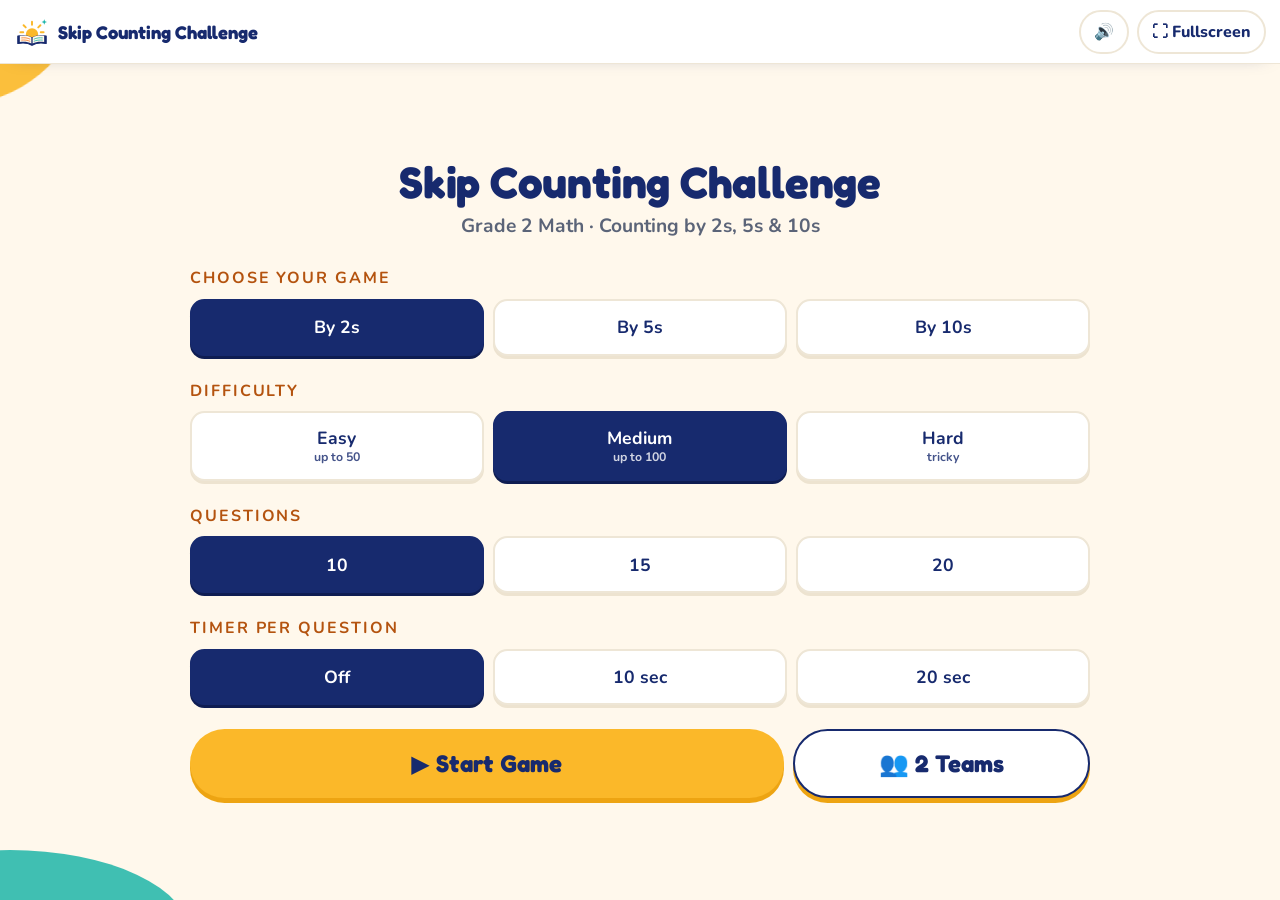
<file: assets/games/skip-counting/index.html>
<!DOCTYPE html>
<html lang="en">
<head>
<meta charset="UTF-8">
<meta name="viewport" content="width=device-width, initial-scale=1.0">
<meta name="robots" content="noindex, indexifembedded">
<title>Skip Counting Challenge — TeachLuma Games</title>
<style>
  :root {
    --tlfx-accent: var(--subject-math);
    --brand-primary: #2563eb;
    --brand-secondary: #f59e0b;
    --brand-success: #16a34a;
    --brand-danger: #dc2626;
    --brand-bg-soft: #f8fafc;
    --subject-math: #7c3aed;
    --subject-math-dark: #5b21b6;
    --ink: #1f2937;
    --ink-soft: #64748b;
    --border: #e2e8f0;
  }

  * { box-sizing: border-box; }

  html, body {
    height: 100%;
  }

  body {
    margin: 0;
    font-family: 'Segoe UI', Roboto, Arial, sans-serif;
    color: var(--ink);
    background: var(--brand-bg-soft);
    overflow-x: hidden;
  }

  #app {
    min-height: 100vh;
    display: flex;
    flex-direction: column;
  }

  #app:fullscreen,
  #app:-webkit-full-screen {
    background: var(--brand-bg-soft);
  }

  .hidden { display: none !important; }

  /* -----------------------------------------------------------------
     Top bar
     ----------------------------------------------------------------- */
  .topbar {
    display: flex;
    align-items: center;
    justify-content: space-between;
    padding: 0.6rem 0.9rem;
    background: #fff;
    border-bottom: 1px solid var(--border);
    flex-shrink: 0;
  }

  .topbar-title {
    font-weight: 700;
    font-size: clamp(0.9rem, 2vw, 1.15rem);
    color: var(--subject-math-dark);
    white-space: nowrap;
    overflow: hidden;
    text-overflow: ellipsis;
  }

  .icon-btn {
    display: inline-flex;
    align-items: center;
    gap: 0.35rem;
    font-size: clamp(0.85rem, 1.6vw, 1rem);
    font-weight: 600;
    padding: 0.5rem 0.8rem;
    border-radius: 0.5rem;
    border: 2px solid var(--border);
    background: #fff;
    color: var(--ink);
    cursor: pointer;
    line-height: 1;
    min-height: 44px;
    touch-action: manipulation;
  }

  .icon-btn:hover { border-color: var(--subject-math); color: var(--subject-math); }
  .icon-btn:focus-visible { outline: 3px solid var(--subject-math); outline-offset: 2px; }

  .topbar-actions { display: flex; gap: 0.5rem; }

  /* -----------------------------------------------------------------
     Shared "screen" layout
     ----------------------------------------------------------------- */
  .screen {
    flex: 1;
    display: flex;
    flex-direction: column;
    align-items: center;
    justify-content: center;
    padding: 1.25rem 1rem 2rem;
    width: 100%;
  }

  .screen-inner {
    width: 100%;
    max-width: 720px;
    margin: 0 auto;
  }

  /* -----------------------------------------------------------------
     Start screen
     ----------------------------------------------------------------- */
  .start-hero {
    text-align: center;
    margin-bottom: 1.75rem;
  }

  .start-hero h1 {
    font-size: clamp(1.75rem, 5vw, 2.75rem);
    font-weight: 800;
    margin: 0 0 0.35rem;
    color: var(--subject-math-dark);
    letter-spacing: -0.01em;
  }

  .start-hero p {
    font-size: clamp(1rem, 2.2vw, 1.2rem);
    color: var(--ink-soft);
    margin: 0;
    font-weight: 600;
  }

  .option-group {
    margin-bottom: 1.5rem;
  }

  .option-group-label {
    display: block;
    font-size: clamp(0.85rem, 1.8vw, 1rem);
    font-weight: 700;
    text-transform: uppercase;
    letter-spacing: 0.04em;
    color: var(--ink-soft);
    margin-bottom: 0.6rem;
  }

  .option-row {
    display: grid;
    grid-template-columns: repeat(3, 1fr);
    gap: 0.6rem;
  }

  .option-btn {
    font-size: clamp(0.95rem, 2vw, 1.1rem);
    font-weight: 700;
    padding: 0.9rem 0.5rem;
    border-radius: 0.65rem;
    border: 2.5px solid var(--border);
    background: #fff;
    color: var(--ink);
    cursor: pointer;
    min-height: 56px;
    touch-action: manipulation;
    transition: border-color 0.12s ease, background-color 0.12s ease, color 0.12s ease;
  }

  .option-btn:hover { border-color: var(--subject-math); }
  .option-btn:focus-visible { outline: 3px solid var(--subject-math); outline-offset: 2px; }

  .option-btn[aria-pressed="true"] {
    background: var(--subject-math);
    border-color: var(--subject-math);
    color: #fff;
  }

  .option-btn-stacked { display: flex; flex-direction: column; align-items: center; justify-content: center; gap: 0.15rem; line-height: 1.15; }
  .option-btn-stacked .opt-sub { font-size: 0.7em; font-weight: 600; opacity: 0.8; }

  .start-btn {
    display: block;
    width: 100%;
    font-size: clamp(1.15rem, 3vw, 1.5rem);
    font-weight: 800;
    letter-spacing: 0.02em;
    padding: 1.1rem 1rem;
    border-radius: 0.75rem;
    border: none;
    background: var(--subject-math);
    color: #fff;
    cursor: pointer;
    min-height: 64px;
    touch-action: manipulation;
    transition: background-color 0.12s ease, transform 0.08s ease;
  }

  .start-btn:hover { background: var(--subject-math-dark); }
  .start-btn:active { transform: scale(0.98); }
  .start-btn:focus-visible { outline: 3px solid var(--subject-math-dark); outline-offset: 3px; }

  /* -----------------------------------------------------------------
     Play screen — HUD
     ----------------------------------------------------------------- */
  .hud {
    display: flex;
    align-items: center;
    justify-content: space-between;
    gap: 0.75rem;
    margin-bottom: 1.25rem;
    flex-wrap: wrap;
  }

  .hud-stat {
    font-size: clamp(0.95rem, 2vw, 1.2rem);
    font-weight: 700;
    color: var(--ink-soft);
    white-space: nowrap;
  }

  .hud-stat strong { color: var(--ink); }

  .hud-streak { color: var(--brand-secondary); }

  @keyframes streakPop {
    0% { transform: scale(1); }
    45% { transform: scale(1.25); }
    100% { transform: scale(1); }
  }

  .hud-streak.pop { animation: streakPop 0.4s ease; }

  .progress-track {
    width: 100%;
    height: 10px;
    border-radius: 999px;
    background: var(--border);
    overflow: hidden;
    margin-bottom: 1.5rem;
  }

  .progress-fill {
    height: 100%;
    background: var(--subject-math);
    border-radius: 999px;
    transition: width 0.25s ease;
  }

  .timer-wrap {
    display: flex;
    align-items: center;
    gap: 0.5rem;
    margin-bottom: 1.25rem;
  }

  .timer-track {
    flex: 1;
    height: 14px;
    border-radius: 999px;
    background: var(--border);
    overflow: hidden;
  }

  .timer-fill {
    height: 100%;
    background: var(--brand-secondary);
    border-radius: 999px;
    transition: width 1s linear;
  }

  .timer-fill.urgent { background: var(--brand-danger); }

  .timer-label {
    font-size: clamp(0.95rem, 2vw, 1.15rem);
    font-weight: 800;
    color: var(--ink-soft);
    min-width: 2.2ch;
    text-align: right;
  }

  /* -----------------------------------------------------------------
     Skip-count sequence display — a row of colorful number tiles with
     one shown as "?" (the blank the question is asking about).
     ----------------------------------------------------------------- */
  .sc-display {
    display: flex;
    justify-content: center;
    gap: clamp(0.5rem, 2.5vw, 1rem);
    margin: 0.5rem 0 1.25rem;
    flex-wrap: nowrap;
  }

  .sc-tile {
    display: flex;
    align-items: center;
    justify-content: center;
    width: clamp(3.5rem, 16vw, 5.5rem);
    height: clamp(3.5rem, 16vw, 5.5rem);
    border-radius: 0.85rem;
    background: #fff;
    border: 3px solid var(--border);
    font-size: clamp(1.35rem, 6vw, 2.25rem);
    font-weight: 800;
    color: var(--subject-math-dark);
    transition: transform 0.15s ease, border-color 0.15s ease, background-color 0.15s ease;
  }

  @keyframes scBlankPulse {
    0% { box-shadow: 0 0 0 0 rgba(245, 158, 11, 0.5); }
    70% { box-shadow: 0 0 0 12px rgba(245, 158, 11, 0); }
    100% { box-shadow: 0 0 0 0 rgba(245, 158, 11, 0); }
  }

  .sc-tile-blank {
    border-color: var(--brand-secondary);
    border-style: dashed;
    background: #fffbeb;
    color: #b45309;
    transform: scale(1.08);
    animation: scBlankPulse 1.6s ease-in-out infinite;
  }

  .sc-tile-blank.answered {
    border-style: solid;
    animation: none;
    transform: none;
  }

  .sc-tile-blank.answered.correct-tile {
    background: var(--brand-success);
    border-color: var(--brand-success);
    color: #fff;
  }

  .sc-tile-blank.answered.incorrect-tile {
    background: var(--brand-danger);
    border-color: var(--brand-danger);
    color: #fff;
  }

  .question {
    text-align: center;
    font-size: clamp(1.2rem, 3.5vw, 1.75rem);
    font-weight: 800;
    color: var(--ink);
    margin: 0.5rem 0 1.75rem;
    letter-spacing: -0.01em;
    line-height: 1.25;
  }

  .answers {
    display: grid;
    grid-template-columns: repeat(2, 1fr);
    gap: 0.85rem;
    margin-bottom: 1.25rem;
  }

  @media (min-width: 640px) {
    .answers { grid-template-columns: repeat(4, 1fr); }
  }

  .answer-btn {
    font-size: clamp(1.35rem, 4.5vw, 2.1rem);
    font-weight: 800;
    padding: 1rem 0.5rem;
    min-height: clamp(4.5rem, 14vw, 6.5rem);
    border-radius: 0.85rem;
    border: 3px solid var(--subject-math);
    background: #fff;
    color: var(--subject-math);
    cursor: pointer;
    touch-action: manipulation;
    transition: background-color 0.12s ease, color 0.12s ease, transform 0.08s ease;
  }

  .answer-btn:hover:not(:disabled) { background: var(--subject-math); color: #fff; }
  .answer-btn:active:not(:disabled) { transform: scale(0.97); }
  .answer-btn:focus-visible { outline: 3px solid var(--subject-math-dark); outline-offset: 3px; }
  .answer-btn:disabled { cursor: default; }

  .answer-btn.correct {
    background: var(--brand-success);
    border-color: var(--brand-success);
    color: #fff;
    opacity: 1;
  }

  .answer-btn.incorrect {
    background: var(--brand-danger);
    border-color: var(--brand-danger);
    color: #fff;
    opacity: 1;
  }

  .answer-btn.dimmed { opacity: 0.45; }

  .feedback {
    text-align: center;
    font-size: clamp(1.15rem, 3vw, 1.6rem);
    font-weight: 800;
    min-height: 2.2rem;
    display: flex;
    align-items: center;
    justify-content: center;
    gap: 0.5rem;
  }

  .feedback.correct { color: var(--brand-success); }
  .feedback.incorrect { color: var(--brand-danger); }

  /* -----------------------------------------------------------------
     Results screen
     ----------------------------------------------------------------- */
  .results-emoji { font-size: clamp(3rem, 8vw, 4.5rem); margin-bottom: 0.5rem; }

  .results-score {
    font-size: clamp(2rem, 6vw, 3rem);
    font-weight: 800;
    color: var(--subject-math-dark);
    margin: 0 0 0.25rem;
  }

  .results-detail {
    font-size: clamp(1rem, 2.2vw, 1.2rem);
    color: var(--ink-soft);
    font-weight: 600;
    margin: 0 0 1.75rem;
    text-align: center;
  }

  .results-actions {
    display: flex;
    flex-direction: column;
    gap: 0.75rem;
  }

  @media (min-width: 480px) {
    .results-actions { flex-direction: row; }
  }

  .btn-secondary {
    flex: 1;
    font-size: clamp(1rem, 2.4vw, 1.2rem);
    font-weight: 700;
    padding: 0.9rem 1rem;
    border-radius: 0.75rem;
    border: 2.5px solid var(--subject-math);
    background: #fff;
    color: var(--subject-math);
    cursor: pointer;
    min-height: 56px;
    touch-action: manipulation;
  }

  .btn-secondary:hover { background: var(--brand-bg-soft); }
  .btn-secondary:focus-visible { outline: 3px solid var(--subject-math); outline-offset: 2px; }

  .btn-primary-lg {
    flex: 1;
    font-size: clamp(1rem, 2.4vw, 1.2rem);
    font-weight: 700;
    padding: 0.9rem 1rem;
    border-radius: 0.75rem;
    border: none;
    background: var(--subject-math);
    color: #fff;
    cursor: pointer;
    min-height: 56px;
    touch-action: manipulation;
  }

  .btn-primary-lg:hover { background: var(--subject-math-dark); }
  .btn-primary-lg:focus-visible { outline: 3px solid var(--subject-math-dark); outline-offset: 2px; }

  .center-text { text-align: center; }

  @media (max-height: 760px) and (min-height: 481px) {
    .screen { padding: 0.9rem 1rem 1.25rem; }
    .start-hero { margin-bottom: 1.1rem; }
    .option-group { margin-bottom: 1rem; }
    .option-btn { padding: 0.7rem 0.5rem; min-height: 48px; }
    .start-btn { padding: 0.85rem 1rem; min-height: 56px; }
  }

  @media (max-height: 760px) and (min-height: 481px) and (min-width: 700px) {
    .option-groups-wrap {
      display: grid;
      grid-template-columns: 1fr 1fr;
      gap: 0.2rem 1.5rem;
    }
    .option-group { margin-bottom: 0.85rem; }
  }

  @media (max-height: 480px) and (orientation: landscape) {
    .topbar { padding: 0.25rem 0.75rem; }
    .icon-btn { min-height: 32px; padding: 0.3rem 0.6rem; font-size: 0.8rem; }
    .screen { padding: 0.4rem 1rem; justify-content: flex-start; }

    .start-hero { margin-bottom: 0.4rem; }
    .start-hero h1 { font-size: clamp(1.1rem, 3vw, 1.6rem); margin-bottom: 0.1rem; }
    .start-hero p { font-size: clamp(0.7rem, 1.8vw, 0.85rem); }

    .option-groups-wrap {
      display: flex;
      gap: 0.75rem;
      margin-bottom: 0.4rem;
    }
    .option-group { flex: 1; margin-bottom: 0; }
    .option-group-label { font-size: 0.65rem; margin-bottom: 0.2rem; }
    .option-row { grid-template-columns: 1fr; gap: 0.25rem; }
    .option-btn { min-height: 30px; padding: 0.25rem; font-size: 0.75rem; border-width: 2px; }

    .start-btn { min-height: 38px; padding: 0.45rem 1rem; font-size: 1rem; }

    .hud { margin-bottom: 0.4rem; }
    .progress-track { margin-bottom: 0.5rem; }
    .timer-wrap { margin-bottom: 0.5rem; }
    .sc-display { margin: 0.15rem 0 0.5rem; gap: 0.35rem; }
    .sc-tile { width: clamp(2.5rem, 12vw, 3.5rem); height: clamp(2.5rem, 12vw, 3.5rem); font-size: clamp(1rem, 4vw, 1.5rem); }
    .question { margin: 0.15rem 0 0.5rem; font-size: clamp(1rem, 3.5vw, 1.4rem); }
    .answers { gap: 0.5rem; margin-bottom: 0.6rem; }
    .answer-btn { min-height: clamp(2.5rem, 10vw, 3.5rem); font-size: clamp(1.1rem, 3.5vw, 1.6rem); }
    .feedback { min-height: 1.6rem; font-size: 1.1rem; }

    .results-emoji { font-size: 2rem; margin-bottom: 0.25rem; }
    .results-score { font-size: 1.5rem; margin-bottom: 0.15rem; }
    .results-detail { margin-bottom: 0.75rem; }
  }

  @media (max-height: 480px) and (orientation: landscape) and (max-width: 560px) {
    .option-groups-wrap { flex-direction: column; gap: 0.2rem; }
    .option-group-label { margin-bottom: 0.1rem; }
    .option-row { grid-template-columns: repeat(3, 1fr); }
    .option-btn { min-height: 26px; padding: 0.15rem; }
  }

  @media (min-width: 1200px) {
    .screen-inner { max-width: 900px; }
  }

  .sr-only {
    position: absolute;
    width: 1px; height: 1px;
    padding: 0; margin: -1px;
    overflow: hidden;
    clip: rect(0,0,0,0);
    white-space: nowrap;
    border: 0;
  }
</style>
<link rel="stylesheet" href="../shared/game-theme.css?v=1">
</head>
<body>
<div id="app">
  <div class="topbar">
    <span class="topbar-title"><a class="topbar-home" href="../../../games.php" target="_top" aria-label="All TeachLuma games"><img src="../../brand/teachluma-icon.svg" alt="" width="32" height="30"></a><span class="topbar-name">Skip Counting Challenge</span></span>
    <div class="topbar-actions">
      <button type="button" class="icon-btn" id="muteBtn" aria-pressed="false" aria-label="Mute sound">🔊<span class="sr-only"> Sound on</span></button>
      <button type="button" class="icon-btn" id="fullscreenBtn" aria-label="Enter fullscreen">⛶ Fullscreen</button>
    </div>
  </div>

  <!-- START SCREEN -->
  <section class="screen" id="screenStart" aria-label="Skip Counting Challenge setup">
    <div class="screen-inner">
      <div class="start-hero">
        <h1>Skip Counting Challenge</h1>
        <p>Grade 2 Math &middot; Counting by 2s, 5s &amp; 10s</p>
      </div>

      <div class="option-groups-wrap">
        <div class="option-group" role="group" aria-labelledby="modeLabel">
          <span class="option-group-label" id="modeLabel">Choose your game</span>
          <div class="option-row" id="modeGroup">
            <button type="button" class="option-btn" data-value="2" aria-pressed="true">By 2s</button>
            <button type="button" class="option-btn" data-value="5" aria-pressed="false">By 5s</button>
            <button type="button" class="option-btn" data-value="10" aria-pressed="false">By 10s</button>
          </div>
        </div>

        <div class="option-group" role="group" aria-labelledby="difficultyLabel">
          <span class="option-group-label" id="difficultyLabel">Difficulty</span>
          <div class="option-row" id="difficultyGroup">
            <button type="button" class="option-btn option-btn-stacked" data-value="easy" aria-pressed="false">
              <span>Easy</span><span class="opt-sub">up to 50</span>
            </button>
            <button type="button" class="option-btn option-btn-stacked" data-value="medium" aria-pressed="true">
              <span>Medium</span><span class="opt-sub">up to 100</span>
            </button>
            <button type="button" class="option-btn option-btn-stacked" data-value="hard" aria-pressed="false">
              <span>Hard</span><span class="opt-sub">tricky</span>
            </button>
          </div>
        </div>

        <div class="option-group" role="group" aria-labelledby="countLabel">
          <span class="option-group-label" id="countLabel">Questions</span>
          <div class="option-row" id="countGroup">
            <button type="button" class="option-btn" data-value="10" aria-pressed="true">10</button>
            <button type="button" class="option-btn" data-value="15" aria-pressed="false">15</button>
            <button type="button" class="option-btn" data-value="20" aria-pressed="false">20</button>
          </div>
        </div>

        <div class="option-group" role="group" aria-labelledby="timerLabel">
          <span class="option-group-label" id="timerLabel">Timer per question</span>
          <div class="option-row" id="timerGroup">
            <button type="button" class="option-btn" data-value="0" aria-pressed="true">Off</button>
            <button type="button" class="option-btn" data-value="10">10 sec</button>
            <button type="button" class="option-btn" data-value="20">20 sec</button>
          </div>
        </div>
      </div>

      <div class="start-actions">
        <button type="button" class="start-btn" id="startBtn">▶ Start Game</button>
        <button type="button" class="start-btn start-btn-teams" id="startTeamsBtn" aria-label="Play in two teams">👥 2 Teams</button>
      </div>
    </div>
  </section>

  <!-- PLAY SCREEN -->
  <section class="screen hidden" id="screenPlay" aria-label="Skip Counting Challenge gameplay">
    <div class="screen-inner">
      <div class="hud">
        <span class="hud-stat" id="hudCounter" aria-live="polite">Question <strong>1</strong> / 10</span>
        <span class="hud-stat hidden" id="hudTeam" aria-live="polite"></span>
        <span class="hud-stat hud-streak hidden" id="hudStreak">🔥 <strong id="hudStreakCount">0</strong> streak</span>
        <span class="hud-stat">Score: <strong id="hudScore">0</strong></span>
      </div>
      <div class="progress-track" role="progressbar" aria-label="Progress" aria-valuemin="0" aria-valuemax="100" id="progressTrack">
        <div class="progress-fill" id="progressFill" style="width:0%"></div>
      </div>

      <div class="timer-wrap hidden" id="timerWrap">
        <div class="timer-track" role="progressbar" aria-label="Time remaining" aria-valuemin="0" aria-valuemax="100" id="timerTrack">
          <div class="timer-fill" id="timerFill" style="width:100%"></div>
        </div>
        <span class="timer-label" id="timerLabelText">10</span>
      </div>

      <div class="sc-display" id="scDisplay" aria-live="polite">
        <div class="sc-tile" data-tile="0"></div>
        <div class="sc-tile" data-tile="1"></div>
        <div class="sc-tile" data-tile="2"></div>
        <div class="sc-tile" data-tile="3"></div>
      </div>

      <p class="question" id="questionText" aria-live="polite">&nbsp;</p>

      <div class="answers" id="answersGrid">
        <button type="button" class="answer-btn" data-index="0"></button>
        <button type="button" class="answer-btn" data-index="1"></button>
        <button type="button" class="answer-btn" data-index="2"></button>
        <button type="button" class="answer-btn" data-index="3"></button>
      </div>

      <p class="feedback" id="feedbackText" aria-live="assertive">&nbsp;</p>
    </div>
  </section>

  <!-- RESULTS SCREEN -->
  <section class="screen hidden" id="screenResults" aria-label="Skip Counting Challenge results">
    <div class="screen-inner center-text">
      <p class="results-emoji" id="resultsEmoji">🎉</p>
      <p class="results-score" id="resultsScore">8 / 10</p>
      <p class="results-detail" id="resultsDetail">Great job! That's 80% correct.</p>
      <div class="results-actions">
        <button type="button" class="btn-secondary" id="changeSettingsBtn">Change Settings</button>
        <button type="button" class="btn-primary-lg" id="playAgainBtn">Play Again</button>
      </div>
    </div>
  </section>
</div>

<script src="../shared/game-fx.js"></script>
<script>
(function () {
  'use strict';

  // -------------------------------------------------------------------
  // Question generation — a 4-number skip-counted sequence with one
  // position blanked out. Difficulty controls the max value in the
  // sequence and whether the blank can land in the middle (harder) or
  // is always the last number ("what comes next", easier).
  // -------------------------------------------------------------------
  function randInt(min, max) {
    return Math.floor(Math.random() * (max - min + 1)) + min;
  }

  function shuffle(arr) {
    var copy = arr.slice();
    for (var j = copy.length - 1; j > 0; j--) {
      var k = Math.floor(Math.random() * (j + 1));
      var tmp = copy[j];
      copy[j] = copy[k];
      copy[k] = tmp;
    }
    return copy;
  }

  var DIFFICULTY_CONFIG = {
    easy:   { max: 50, blankAnywhere: false },
    medium: { max: 100, blankAnywhere: false },
    hard:   { max: 100, blankAnywhere: true }
  };

  function buildDistractors(correct, step) {
    var candidates = [correct + step, Math.max(0, correct - step), correct + 1, Math.max(0, correct - 1), correct + Math.max(1, Math.floor(step / 2))];
    var unique = [];
    candidates.forEach(function (c) {
      if (c !== correct && unique.indexOf(c) === -1) {
        unique.push(c);
      }
    });
    var guard = 0;
    while (unique.length < 3 && guard < 30) {
      var extra = Math.max(0, correct + randInt(-step * 2, step * 2));
      if (extra !== correct && unique.indexOf(extra) === -1) {
        unique.push(extra);
      }
      guard++;
    }
    return unique.slice(0, 3);
  }

  function buildSkipQuestion(step, difficultyKey) {
    var cfg = DIFFICULTY_CONFIG[difficultyKey] || DIFFICULTY_CONFIG.medium;
    var maxMultiple = Math.max(0, Math.floor(cfg.max / step) - 3);
    var startMultiple = randInt(0, maxMultiple);
    var start = startMultiple * step;
    var sequence = [start, start + step, start + 2 * step, start + 3 * step];
    var blankIndex = cfg.blankAnywhere ? randInt(1, 3) : 3;
    var correct = sequence[blankIndex];
    var distractors = buildDistractors(correct, step);

    return {
      type: 'skip_count',
      step: step,
      sequence: sequence,
      blankIndex: blankIndex,
      text: blankIndex === 3
        ? 'Counting by ' + step + 's — what number comes next?'
        : 'Counting by ' + step + 's — which number is missing?',
      correct: correct,
      choices: shuffle([correct].concat(distractors))
    };
  }

  var QUESTION_GENERATORS = {
    2:  function (difficultyKey) { return buildSkipQuestion(2, difficultyKey); },
    5:  function (difficultyKey) { return buildSkipQuestion(5, difficultyKey); },
    10: function (difficultyKey) { return buildSkipQuestion(10, difficultyKey); }
  };

  // -------------------------------------------------------------------
  // Sound — tiny WebAudio-generated tones, no audio files, muted state
  // persisted locally. Never plays automatically; only ever triggered by
  // a direct user action (answering, finishing).
  // -------------------------------------------------------------------
  var AudioCtx = window.AudioContext || window.webkitAudioContext;
  var audioCtx = null;
  var soundOn = true;
  try {
    soundOn = localStorage.getItem('sc_sound_on') !== '0';
  } catch (e) { /* localStorage unavailable — default to on, non-fatal */ }

  function getAudioCtx() {
    if (!AudioCtx) { return null; }
    if (!audioCtx) { audioCtx = new AudioCtx(); }
    return audioCtx;
  }

  function playTone(freq, durationMs, delayMs) {
    if (!soundOn) { return; }
    var ctx = getAudioCtx();
    if (!ctx) { return; }
    var start = ctx.currentTime + (delayMs || 0) / 1000;
    var osc = ctx.createOscillator();
    var gain = ctx.createGain();
    osc.type = 'sine';
    osc.frequency.setValueAtTime(freq, start);
    gain.gain.setValueAtTime(0.0001, start);
    gain.gain.exponentialRampToValueAtTime(0.18, start + 0.02);
    gain.gain.exponentialRampToValueAtTime(0.0001, start + durationMs / 1000);
    osc.connect(gain);
    gain.connect(ctx.destination);
    osc.start(start);
    osc.stop(start + durationMs / 1000 + 0.02);
  }

  function soundCorrect() { playTone(660, 120, 0); playTone(880, 160, 110); }
  function soundIncorrect() { playTone(220, 220, 0); }
  function soundStreak() { playTone(660, 100, 0); playTone(784, 100, 90); playTone(988, 180, 180); }
  function soundComplete() { playTone(523, 140, 0); playTone(659, 140, 130); playTone(784, 220, 260); }

  // -------------------------------------------------------------------
  // Play tracking — lets the TeachLuma admin dashboard show real usage
  // counts. Fire-and-forget: a network failure here must never block or
  // break gameplay, so every error is swallowed silently. Uses a relative
  // path (not an absolute URL) so this same file works unmodified no
  // matter what path the site is hosted under.
  // -------------------------------------------------------------------
  function trackPlay(eventType) {
    try {
      fetch('../../../api/game-track.php', {
        method: 'POST',
        headers: { 'Content-Type': 'application/json' },
        body: JSON.stringify({ slug: 'skip-counting', event: eventType })
      }).catch(function () {});
    } catch (e) { /* non-fatal */ }
  }

  // -------------------------------------------------------------------
  // Fullscreen — feature-detected; hidden entirely on browsers/devices
  // (notably iPhone Safari) with no Fullscreen API support at all.
  // -------------------------------------------------------------------
  var appEl = document.getElementById('app');
  var fullscreenBtn = document.getElementById('fullscreenBtn');

  function requestFs(el) {
    var fn = el.requestFullscreen || el.webkitRequestFullscreen;
    if (fn) { fn.call(el).catch(function () {}); }
  }
  function exitFs() {
    var fn = document.exitFullscreen || document.webkitExitFullscreen;
    if (fn) { fn.call(document); }
  }
  function currentFsElement() {
    return document.fullscreenElement || document.webkitFullscreenElement || null;
  }
  var fsSupported = !!(appEl.requestFullscreen || appEl.webkitRequestFullscreen);

  if (!fsSupported) {
    fullscreenBtn.classList.add('hidden');
  } else {
    fullscreenBtn.addEventListener('click', function () {
      if (currentFsElement()) {
        exitFs();
      } else {
        requestFs(appEl);
      }
    });
    ['fullscreenchange', 'webkitfullscreenchange'].forEach(function (evt) {
      document.addEventListener(evt, function () {
        var active = !!currentFsElement();
        fullscreenBtn.textContent = active ? '⤢ Exit Fullscreen' : '⛶ Fullscreen';
        fullscreenBtn.setAttribute('aria-label', active ? 'Exit fullscreen' : 'Enter fullscreen');
      });
    });
  }

  // -------------------------------------------------------------------
  // Mute toggle
  // -------------------------------------------------------------------
  var muteBtn = document.getElementById('muteBtn');
  function renderMuteBtn() {
    muteBtn.textContent = soundOn ? '🔊' : '🔇';
    muteBtn.setAttribute('aria-pressed', soundOn ? 'false' : 'true');
    muteBtn.setAttribute('aria-label', soundOn ? 'Mute sound' : 'Unmute sound');
  }
  renderMuteBtn();
  muteBtn.addEventListener('click', function () {
    soundOn = !soundOn;
    renderMuteBtn();
    try { localStorage.setItem('sc_sound_on', soundOn ? '1' : '0'); } catch (e) { /* non-fatal */ }
  });

  // -------------------------------------------------------------------
  // Screens
  // -------------------------------------------------------------------
  var screenStart = document.getElementById('screenStart');
  var screenPlay = document.getElementById('screenPlay');
  var screenResults = document.getElementById('screenResults');

  function showScreen(el) {
    [screenStart, screenPlay, screenResults].forEach(function (s) {
      s.classList.toggle('hidden', s !== el);
    });
  }

  // -------------------------------------------------------------------
  // Start-screen option groups (step / difficulty / question count / timer)
  // -------------------------------------------------------------------
  var settings = { step: 2, difficulty: 'medium', totalQuestions: 10, timerSeconds: 0 };

  function wireOptionGroup(groupId, settingKey, parse) {
    var group = document.getElementById(groupId);
    var buttons = Array.prototype.slice.call(group.querySelectorAll('.option-btn'));
    buttons.forEach(function (btn) {
      btn.addEventListener('click', function () {
        buttons.forEach(function (b) { b.setAttribute('aria-pressed', 'false'); });
        btn.setAttribute('aria-pressed', 'true');
        settings[settingKey] = parse(btn.dataset.value);
      });
    });
  }

  wireOptionGroup('modeGroup', 'step', function (v) { return parseInt(v, 10); });
  wireOptionGroup('difficultyGroup', 'difficulty', function (v) { return v; });
  wireOptionGroup('countGroup', 'totalQuestions', function (v) { return parseInt(v, 10); });
  wireOptionGroup('timerGroup', 'timerSeconds', function (v) { return parseInt(v, 10); });

  // -------------------------------------------------------------------
  // Gameplay state
  // -------------------------------------------------------------------
  // Optional fun layer (shared/game-fx.js); the game plays normally without it.
  var FX = window.TLFX || null;
  var teams = FX ? new FX.Teams() : null;
  var teamMode = false;

  var state = {
    index: 0,
    score: 0,
    streak: 0,
    bestStreak: 0,
    questions: [],
    locked: false,
    timerHandle: null,
    timeLeft: 0
  };

  var hudCounter = document.getElementById('hudCounter');
  var hudScore = document.getElementById('hudScore');
  var hudStreak = document.getElementById('hudStreak');
  var hudStreakCount = document.getElementById('hudStreakCount');

  function updateStreakDisplay() {
    if (teams && teams.enabled) { hudStreak.classList.add('hidden'); return; }
    hudStreakCount.textContent = String(state.streak);
    if (state.streak >= 2) {
      hudStreak.classList.remove('hidden');
      hudStreak.classList.remove('pop');
      void hudStreak.offsetWidth;
      hudStreak.classList.add('pop');
    } else {
      hudStreak.classList.add('hidden');
    }
  }
  var progressFill = document.getElementById('progressFill');
  var progressTrack = document.getElementById('progressTrack');
  var timerWrap = document.getElementById('timerWrap');
  var timerFill = document.getElementById('timerFill');
  var timerTrack = document.getElementById('timerTrack');
  var timerLabelText = document.getElementById('timerLabelText');
  var scTiles = Array.prototype.slice.call(document.querySelectorAll('.sc-tile'));
  var questionText = document.getElementById('questionText');
  var feedbackText = document.getElementById('feedbackText');
  var answerButtons = Array.prototype.slice.call(document.querySelectorAll('.answer-btn'));

  function clearTimer() {
    if (state.timerHandle) {
      window.clearInterval(state.timerHandle);
      state.timerHandle = null;
    }
  }

  function startQuestionTimer() {
    clearTimer();
    if (!settings.timerSeconds) {
      timerWrap.classList.add('hidden');
      return;
    }
    timerWrap.classList.remove('hidden');
    state.timeLeft = settings.timerSeconds;
    timerLabelText.textContent = String(state.timeLeft);
    timerFill.style.width = '100%';
    timerFill.classList.remove('urgent');
    timerTrack.setAttribute('aria-valuenow', '100');

    state.timerHandle = window.setInterval(function () {
      state.timeLeft--;
      var pct = Math.max(0, (state.timeLeft / settings.timerSeconds) * 100);
      timerFill.style.width = pct + '%';
      timerTrack.setAttribute('aria-valuenow', String(Math.round(pct)));
      timerLabelText.textContent = String(Math.max(0, state.timeLeft));
      if (state.timeLeft <= 3) {
        timerFill.classList.add('urgent');
      }
      if (state.timeLeft <= 0) {
        clearTimer();
        handleTimeout();
      }
    }, 1000);
  }

  function renderQuestion() {
    var q = state.questions[state.index];
    questionText.textContent = q.text;
    hudCounter.innerHTML = 'Question <strong>' + (state.index + 1) + '</strong> / ' + settings.totalQuestions;
    if (teams) { teams.renderTurn(document.getElementById('hudTeam'), state.index); }
    if (FX) {
      FX.enter(document.querySelector('.pv-display, .sc-display, .frac-display') || questionText);
      FX.enter(document.getElementById('answersGrid'));
    }
    var progressPct = (state.index / settings.totalQuestions) * 100;
    progressFill.style.width = progressPct + '%';
    progressTrack.setAttribute('aria-valuenow', String(Math.round(progressPct)));
    feedbackText.textContent = ' ';
    feedbackText.className = 'feedback';
    state.locked = false;

    scTiles.forEach(function (tile, i) {
      tile.className = 'sc-tile';
      if (i === q.blankIndex) {
        tile.textContent = '?';
        tile.classList.add('sc-tile-blank');
      } else {
        tile.textContent = String(q.sequence[i]);
      }
    });

    answerButtons.forEach(function (btn, i) {
      btn.className = 'answer-btn';
      btn.textContent = String(q.choices[i]);
      btn.dataset.answer = String(q.choices[i]);
      btn.disabled = false;
    });

    startQuestionTimer();
  }

  function buildQuestions() {
    var generator = QUESTION_GENERATORS[settings.step] || QUESTION_GENERATORS[2];
    var list = [];
    for (var i = 0; i < settings.totalQuestions; i++) {
      list.push(generator(settings.difficulty));
    }
    return list;
  }

  function startGame() {
    state.index = 0;
    state.score = 0;
    state.streak = 0;
    state.bestStreak = 0;
    state.questions = buildQuestions();
    if (teams) { teams.reset(teamMode); }
    hudScore.textContent = teams && teams.enabled ? teams.scoreText() : '0';
    updateStreakDisplay();
    showScreen(screenPlay);
    renderQuestion();
    trackPlay('started');
  }

  function lockButtons() {
    answerButtons.forEach(function (b) { b.disabled = true; });
  }

  function revealCorrect(correct) {
    answerButtons.forEach(function (b) {
      if (b.dataset.answer === String(correct)) {
        b.classList.add('correct');
      } else {
        b.classList.add('dimmed');
      }
    });
  }

  function markBlankTile(isCorrect) {
    var q = state.questions[state.index];
    var blankTile = scTiles[q.blankIndex];
    blankTile.textContent = String(q.correct);
    blankTile.classList.add('answered');
    blankTile.classList.add(isCorrect ? 'correct-tile' : 'incorrect-tile');
  }

  function advance() {
    window.setTimeout(function () {
      state.index++;
      if (state.index < settings.totalQuestions) {
        renderQuestion();
      } else {
        finishGame();
      }
    }, 1300);
  }

  function handleTimeout() {
    if (state.locked) { return; }
    state.locked = true;
    lockButtons();
    var q = state.questions[state.index];
    revealCorrect(q.correct);
    markBlankTile(false);
    feedbackText.textContent = "⏰ Time's Up!";
    feedbackText.className = 'feedback incorrect';
    soundIncorrect();
    state.streak = 0;
    updateStreakDisplay();
    advance();
  }

  function handleAnswer(btn) {
    if (state.locked) { return; }
    state.locked = true;
    clearTimer();
    lockButtons();

    var q = state.questions[state.index];
    var isCorrect = btn.dataset.answer === String(q.correct);
    markBlankTile(isCorrect);

    if (isCorrect) {
      state.score++;
      state.streak++;
      state.bestStreak = Math.max(state.bestStreak, state.streak);
      if (teams && teams.enabled) {
        teams.award(state.index);
        hudScore.textContent = teams.scoreText();
      } else {
        hudScore.textContent = String(state.score);
      }
      btn.classList.add('correct');
      if (FX) { FX.popText(btn, '+1'); }
      updateStreakDisplay();

      if (teams && teams.enabled) {
        feedbackText.textContent = '✓ Point for ' + FX.TEAM_NAMES[teams.turn(state.index)] + '!';
        soundCorrect();
      } else if (state.streak >= 3 && state.streak % 3 === 0) {
        feedbackText.textContent = '🔥 ' + state.streak + ' in a row!';
        soundStreak();
      } else {
        feedbackText.textContent = '✓ Correct!';
        soundCorrect();
      }
      feedbackText.className = 'feedback correct';
    } else {
      btn.classList.add('incorrect');
      if (FX) { FX.shake(btn); }
      answerButtons.forEach(function (b) {
        if (b === btn) { return; }
        if (b.dataset.answer === String(q.correct)) {
          b.classList.add('correct');
        } else {
          b.classList.add('dimmed');
        }
      });
      feedbackText.textContent = '✗ Try Again!';
      feedbackText.className = 'feedback incorrect';
      soundIncorrect();
      state.streak = 0;
      updateStreakDisplay();
    }

    advance();
  }

  answerButtons.forEach(function (btn) {
    btn.addEventListener('click', function () { handleAnswer(btn); });
  });

  // Keyboard support during gameplay: number keys 1-4 pick an answer.
  document.addEventListener('keydown', function (event) {
    if (screenPlay.classList.contains('hidden')) { return; }
    var num = parseInt(event.key, 10);
    if (num >= 1 && num <= 4) {
      var target = answerButtons[num - 1];
      if (target && !target.disabled) {
        target.click();
      }
    }
  });

  function finishGame() {
    clearTimer();
    var total = settings.totalQuestions;
    var pct = Math.round((state.score / total) * 100);
    var emoji = pct >= 80 ? '🎉' : (pct >= 50 ? '👍' : '💪');
    var message = pct >= 80
      ? 'Excellent work!'
      : (pct >= 50 ? 'Good effort!' : 'Keep practicing — you\'ll get faster!');

    var streakNote = state.bestStreak >= 3 ? (' Best streak: ' + state.bestStreak + '.') : '';

    var resultsScoreEl = document.getElementById('resultsScore');
    if (teams && teams.enabled) {
      var summary = teams.summary();
      document.getElementById('resultsEmoji').textContent = summary.emoji;
      resultsScoreEl.textContent = summary.title;
      document.getElementById('resultsDetail').textContent = summary.detail;
    } else {
      document.getElementById('resultsEmoji').textContent = emoji;
      resultsScoreEl.textContent = state.score + ' / ' + total;
      document.getElementById('resultsDetail').textContent = message + ' That\'s ' + pct + '% correct.' + streakNote;
    }

    showScreen(screenResults);
    if (FX) {
      if (teams && teams.enabled) {
        FX.celebrate({ after: resultsScoreEl, confetti: true });
      } else {
        FX.celebrate({
          after: resultsScoreEl,
          stars: FX.starCount(pct),
          bestKey: 'skip-counting:' + (settings.mode || settings.step) + ':' + settings.difficulty + ':' + total,
          bestValue: pct,
          bestLabel: function (v) { return v + '%'; },
          confetti: pct >= 60
        });
      }
    }
    soundComplete();
    trackPlay('completed');
  }

  document.getElementById('startBtn').addEventListener('click', function () { teamMode = false; startGame(); });
  var startTeamsBtn = document.getElementById('startTeamsBtn');
  if (teams) {
    startTeamsBtn.addEventListener('click', function () { teamMode = true; startGame(); });
  } else {
    startTeamsBtn.classList.add('hidden');
  }
  document.getElementById('playAgainBtn').addEventListener('click', startGame);
  document.getElementById('changeSettingsBtn').addEventListener('click', function () {
    clearTimer();
    showScreen(screenStart);
  });

  document.addEventListener('keydown', function (event) {
    if (event.key === 'Enter' && !screenResults.classList.contains('hidden')) {
      startGame();
    }
  });
})();
</script>
</body>
</html>
</file>
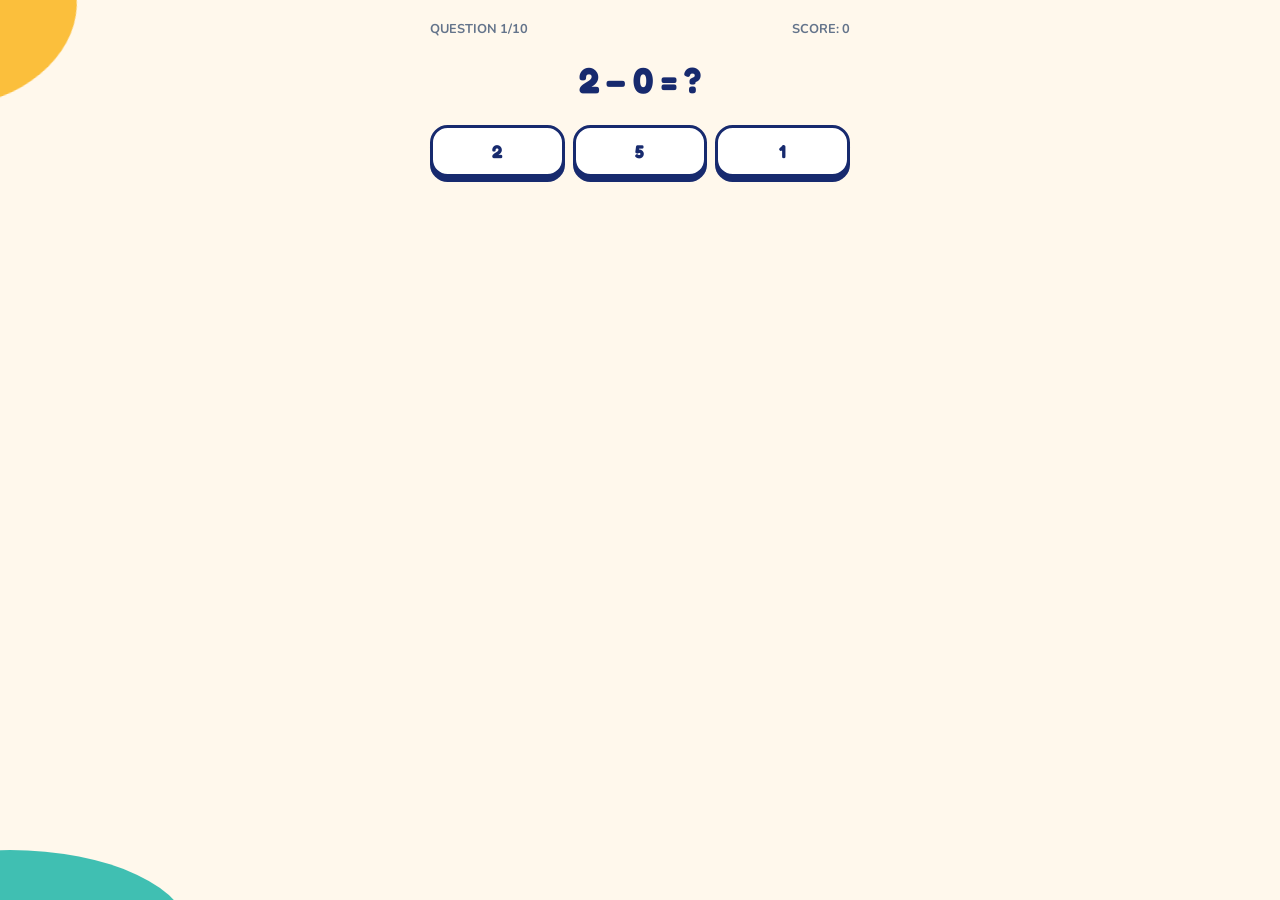
<file: assets/games/subtraction-within-20/index.html>
<!DOCTYPE html>
<html lang="en">
<head>
<meta charset="UTF-8">
<meta name="viewport" content="width=device-width, initial-scale=1.0">
<meta name="robots" content="noindex, indexifembedded">
<title>Subtraction Within 20 — Practice Drill</title>
<style>
  :root {
    --brand-primary: #2563eb;
    --brand-primary-dark: #1d4ed8;
    --brand-bg-soft: #f8fafc;
    --brand-success: #16a34a;
    --brand-danger: #dc2626;
  }
  * { box-sizing: border-box; }
  body {
    margin: 0;
    font-family: 'Segoe UI', Roboto, Arial, sans-serif;
    color: #1f2937;
    background-color: #ffffff;
    padding: 1.25rem;
  }
  .wrap { max-width: 420px; margin: 0 auto; }
  .meta {
    display: flex;
    justify-content: space-between;
    font-size: 0.8rem;
    font-weight: 700;
    text-transform: uppercase;
    color: #64748b;
    margin-bottom: 1.25rem;
  }
  .question {
    text-align: center;
    font-size: 2.25rem;
    font-weight: 700;
    margin: 0 0 1.5rem;
    color: #111827;
  }
  .answers {
    display: grid;
    grid-template-columns: 1fr 1fr 1fr;
    gap: 0.5rem;
    margin-bottom: 1rem;
  }
  .answer-btn {
    font-size: 1.15rem;
    font-weight: 600;
    padding: 0.75rem 0.5rem;
    border-radius: 0.5rem;
    border: 2px solid var(--brand-primary);
    background: #fff;
    color: var(--brand-primary);
    cursor: pointer;
    transition: background-color 0.15s ease, color 0.15s ease;
  }
  .answer-btn:hover:not(:disabled) {
    background-color: var(--brand-primary);
    color: #fff;
  }
  .answer-btn:disabled { cursor: default; opacity: 0.6; }
  .answer-btn.correct { background-color: var(--brand-success); border-color: var(--brand-success); color: #fff; opacity: 1; }
  .answer-btn.incorrect { background-color: var(--brand-danger); border-color: var(--brand-danger); color: #fff; opacity: 1; }
  .feedback {
    text-align: center;
    font-weight: 700;
    min-height: 1.5rem;
    margin-bottom: 0.5rem;
  }
  .result { text-align: center; }
  .result .big { font-size: 1.5rem; font-weight: 700; margin-bottom: 0.75rem; }
  .btn {
    display: inline-block;
    font-size: 1rem;
    font-weight: 600;
    padding: 0.6rem 1.5rem;
    border-radius: 0.5rem;
    border: 2px solid var(--brand-primary);
    background: var(--brand-primary);
    color: #fff;
    cursor: pointer;
  }
  .btn:hover { background-color: var(--brand-primary-dark); border-color: var(--brand-primary-dark); }
  .hidden { display: none; }
</style>
<link rel="stylesheet" href="../shared/game-theme.css?v=1">
</head>
<body>
<div class="wrap">
  <div class="meta">
    <span id="qCounter">Question 1/10</span>
    <span>Score: <span id="score">0</span></span>
  </div>

  <div id="gameArea">
    <p class="question" id="question">&nbsp;</p>
    <div class="answers">
      <button type="button" class="answer-btn" id="ans0"></button>
      <button type="button" class="answer-btn" id="ans1"></button>
      <button type="button" class="answer-btn" id="ans2"></button>
    </div>
    <p class="feedback" id="feedback">&nbsp;</p>
  </div>

  <div id="result" class="result hidden">
    <p style="font-size:2rem;margin-bottom:0.5rem;">🎉</p>
    <p class="big" id="resultText">&nbsp;</p>
    <button type="button" class="btn" id="playAgain">Play Again</button>
  </div>
</div>

<script>
(function () {
  'use strict';

  var TOTAL_QUESTIONS = 10;
  var qCounterEl = document.getElementById('qCounter');
  var scoreEl = document.getElementById('score');
  var questionEl = document.getElementById('question');
  var feedbackEl = document.getElementById('feedback');
  var gameArea = document.getElementById('gameArea');
  var resultEl = document.getElementById('result');
  var resultTextEl = document.getElementById('resultText');
  var answerButtons = [document.getElementById('ans0'), document.getElementById('ans1'), document.getElementById('ans2')];
  var playAgainBtn = document.getElementById('playAgain');

  var currentIndex = 0;
  var score = 0;
  var currentAnswer = 0;
  var locked = false;

  function randInt(min, max) {
    return Math.floor(Math.random() * (max - min + 1)) + min;
  }

  function buildQuestion() {
    var a = randInt(1, 20);
    var b = randInt(0, a);
    var answer = a - b;

    var options = [answer];
    while (options.length < 3) {
      var offset = randInt(-4, 4);
      var candidate = answer + offset;
      if (offset !== 0 && candidate >= 0 && candidate <= 20 && options.indexOf(candidate) === -1) {
        options.push(candidate);
      }
    }
    options.sort(function () { return Math.random() - 0.5; });

    currentAnswer = answer;
    questionEl.textContent = a + ' − ' + b + ' = ?';
    answerButtons.forEach(function (btn, i) {
      btn.textContent = String(options[i]);
      btn.className = 'answer-btn';
      btn.disabled = false;
    });
    feedbackEl.textContent = ' ';
    locked = false;
  }

  function showQuestion() {
    if (currentIndex >= TOTAL_QUESTIONS) {
      gameArea.classList.add('hidden');
      resultEl.classList.remove('hidden');
      resultTextEl.textContent = 'You scored ' + score + ' out of ' + TOTAL_QUESTIONS + '!';
      return;
    }
    qCounterEl.textContent = 'Question ' + (currentIndex + 1) + '/' + TOTAL_QUESTIONS;
    buildQuestion();
  }

  answerButtons.forEach(function (btn) {
    btn.addEventListener('click', function () {
      if (locked) { return; }
      locked = true;
      var chosen = parseInt(btn.textContent, 10);
      var isCorrect = chosen === currentAnswer;

      answerButtons.forEach(function (b) {
        b.disabled = true;
        if (parseInt(b.textContent, 10) === currentAnswer) {
          b.classList.add('correct');
        } else if (b === btn) {
          b.classList.add('incorrect');
        }
      });

      if (isCorrect) {
        score++;
        scoreEl.textContent = String(score);
        feedbackEl.textContent = 'Correct!';
        feedbackEl.style.color = '#16a34a';
      } else {
        feedbackEl.textContent = 'The answer was ' + currentAnswer + '.';
        feedbackEl.style.color = '#dc2626';
      }

      window.setTimeout(function () {
        currentIndex++;
        showQuestion();
      }, 1000);
    });
  });

  playAgainBtn.addEventListener('click', function () {
    currentIndex = 0;
    score = 0;
    scoreEl.textContent = '0';
    resultEl.classList.add('hidden');
    gameArea.classList.remove('hidden');
    showQuestion();
  });

  showQuestion();
})();
</script>
</body>
</html>
</file>
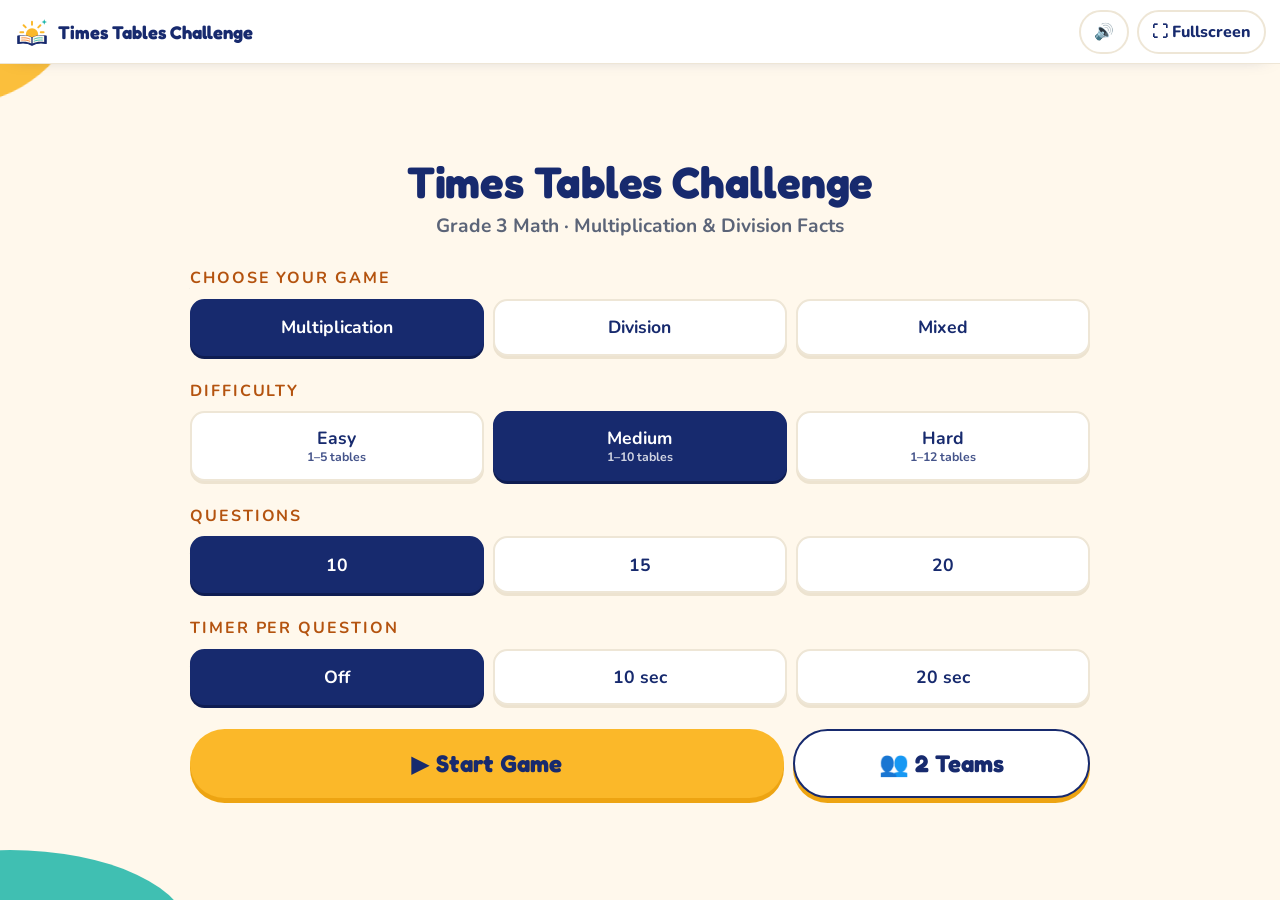
<file: assets/games/times-tables-challenge/index.html>
<!DOCTYPE html>
<html lang="en">
<head>
<meta charset="UTF-8">
<meta name="viewport" content="width=device-width, initial-scale=1.0">
<meta name="robots" content="noindex, indexifembedded">
<title>Times Tables Challenge — TeachLuma Games</title>
<style>
  :root {
    --tlfx-accent: var(--subject-math);
    --brand-primary: #2563eb;
    --brand-secondary: #f59e0b;
    --brand-success: #16a34a;
    --brand-danger: #dc2626;
    --brand-bg-soft: #f8fafc;
    --subject-math: #7c3aed;
    --subject-math-dark: #5b21b6;
    --ink: #1f2937;
    --ink-soft: #64748b;
    --border: #e2e8f0;
  }

  * { box-sizing: border-box; }

  html, body {
    height: 100%;
  }

  body {
    margin: 0;
    font-family: 'Segoe UI', Roboto, Arial, sans-serif;
    color: var(--ink);
    background: var(--brand-bg-soft);
    overflow-x: hidden;
  }

  #app {
    min-height: 100vh;
    display: flex;
    flex-direction: column;
  }

  #app:fullscreen,
  #app:-webkit-full-screen {
    background: var(--brand-bg-soft);
  }

  .hidden { display: none !important; }

  /* -----------------------------------------------------------------
     Top bar
     ----------------------------------------------------------------- */
  .topbar {
    display: flex;
    align-items: center;
    justify-content: space-between;
    padding: 0.6rem 0.9rem;
    background: #fff;
    border-bottom: 1px solid var(--border);
    flex-shrink: 0;
  }

  .topbar-title {
    font-weight: 700;
    font-size: clamp(0.9rem, 2vw, 1.15rem);
    color: var(--subject-math-dark);
    white-space: nowrap;
    overflow: hidden;
    text-overflow: ellipsis;
  }

  .icon-btn {
    display: inline-flex;
    align-items: center;
    gap: 0.35rem;
    font-size: clamp(0.85rem, 1.6vw, 1rem);
    font-weight: 600;
    padding: 0.5rem 0.8rem;
    border-radius: 0.5rem;
    border: 2px solid var(--border);
    background: #fff;
    color: var(--ink);
    cursor: pointer;
    line-height: 1;
    min-height: 44px;
    touch-action: manipulation;
  }

  .icon-btn:hover { border-color: var(--subject-math); color: var(--subject-math); }
  .icon-btn:focus-visible { outline: 3px solid var(--subject-math); outline-offset: 2px; }

  .topbar-actions { display: flex; gap: 0.5rem; }

  /* -----------------------------------------------------------------
     Shared "screen" layout
     ----------------------------------------------------------------- */
  .screen {
    flex: 1;
    display: flex;
    flex-direction: column;
    align-items: center;
    justify-content: center;
    padding: 1.25rem 1rem 2rem;
    width: 100%;
  }

  .screen-inner {
    width: 100%;
    max-width: 720px;
    margin: 0 auto;
  }

  /* -----------------------------------------------------------------
     Start screen
     ----------------------------------------------------------------- */
  .start-hero {
    text-align: center;
    margin-bottom: 1.75rem;
  }

  .start-hero h1 {
    font-size: clamp(1.75rem, 5vw, 2.75rem);
    font-weight: 800;
    margin: 0 0 0.35rem;
    color: var(--subject-math-dark);
    letter-spacing: -0.01em;
  }

  .start-hero p {
    font-size: clamp(1rem, 2.2vw, 1.2rem);
    color: var(--ink-soft);
    margin: 0;
    font-weight: 600;
  }

  .option-group {
    margin-bottom: 1.5rem;
  }

  .option-group-label {
    display: block;
    font-size: clamp(0.85rem, 1.8vw, 1rem);
    font-weight: 700;
    text-transform: uppercase;
    letter-spacing: 0.04em;
    color: var(--ink-soft);
    margin-bottom: 0.6rem;
  }

  .option-row {
    display: grid;
    grid-template-columns: repeat(3, 1fr);
    gap: 0.6rem;
  }

  .option-btn {
    font-size: clamp(0.95rem, 2vw, 1.1rem);
    font-weight: 700;
    padding: 0.9rem 0.5rem;
    border-radius: 0.65rem;
    border: 2.5px solid var(--border);
    background: #fff;
    color: var(--ink);
    cursor: pointer;
    min-height: 56px;
    touch-action: manipulation;
    transition: border-color 0.12s ease, background-color 0.12s ease, color 0.12s ease;
  }

  .option-btn:hover { border-color: var(--subject-math); }
  .option-btn:focus-visible { outline: 3px solid var(--subject-math); outline-offset: 2px; }

  .option-btn[aria-pressed="true"] {
    background: var(--subject-math);
    border-color: var(--subject-math);
    color: #fff;
  }

  .option-btn-stacked { display: flex; flex-direction: column; align-items: center; justify-content: center; gap: 0.15rem; line-height: 1.15; }
  .option-btn-stacked .opt-sub { font-size: 0.7em; font-weight: 600; opacity: 0.8; }

  .start-btn {
    display: block;
    width: 100%;
    font-size: clamp(1.15rem, 3vw, 1.5rem);
    font-weight: 800;
    letter-spacing: 0.02em;
    padding: 1.1rem 1rem;
    border-radius: 0.75rem;
    border: none;
    background: var(--subject-math);
    color: #fff;
    cursor: pointer;
    min-height: 64px;
    touch-action: manipulation;
    transition: background-color 0.12s ease, transform 0.08s ease;
  }

  .start-btn:hover { background: var(--subject-math-dark); }
  .start-btn:active { transform: scale(0.98); }
  .start-btn:focus-visible { outline: 3px solid var(--subject-math-dark); outline-offset: 3px; }

  /* -----------------------------------------------------------------
     Play screen — HUD
     ----------------------------------------------------------------- */
  .hud {
    display: flex;
    align-items: center;
    justify-content: space-between;
    gap: 0.75rem;
    margin-bottom: 1.25rem;
    flex-wrap: wrap;
  }

  .hud-stat {
    font-size: clamp(0.95rem, 2vw, 1.2rem);
    font-weight: 700;
    color: var(--ink-soft);
    white-space: nowrap;
  }

  .hud-stat strong { color: var(--ink); }

  .hud-streak { color: var(--brand-secondary); }

  @keyframes streakPop {
    0% { transform: scale(1); }
    45% { transform: scale(1.25); }
    100% { transform: scale(1); }
  }

  .hud-streak.pop { animation: streakPop 0.4s ease; }

  @keyframes cardCorrectPop {
    0% { transform: scale(1); }
    45% { transform: scale(1.06); }
    100% { transform: scale(1); }
  }

  .progress-track {
    width: 100%;
    height: 10px;
    border-radius: 999px;
    background: var(--border);
    overflow: hidden;
    margin-bottom: 1.5rem;
  }

  .progress-fill {
    height: 100%;
    background: var(--subject-math);
    border-radius: 999px;
    transition: width 0.25s ease;
  }

  .timer-wrap {
    display: flex;
    align-items: center;
    gap: 0.5rem;
    margin-bottom: 1.25rem;
  }

  .timer-track {
    flex: 1;
    height: 14px;
    border-radius: 999px;
    background: var(--border);
    overflow: hidden;
  }

  .timer-fill {
    height: 100%;
    background: var(--brand-secondary);
    border-radius: 999px;
    transition: width 1s linear;
  }

  .timer-fill.urgent { background: var(--brand-danger); }

  .timer-label {
    font-size: clamp(0.95rem, 2vw, 1.15rem);
    font-weight: 800;
    color: var(--ink-soft);
    min-width: 2.2ch;
    text-align: right;
  }

  .question {
    text-align: center;
    font-size: clamp(2.25rem, 8vw, 4.5rem);
    font-weight: 800;
    color: var(--ink);
    margin: 0.5rem 0 1.75rem;
    letter-spacing: -0.01em;
    line-height: 1.1;
  }

  .answers {
    display: grid;
    grid-template-columns: repeat(2, 1fr);
    gap: 0.85rem;
    margin-bottom: 1.25rem;
  }

  @media (min-width: 640px) {
    .answers { grid-template-columns: repeat(4, 1fr); }
  }

  .answer-btn {
    font-size: clamp(1.5rem, 5vw, 2.5rem);
    font-weight: 800;
    padding: 1rem 0.5rem;
    min-height: clamp(4.5rem, 14vw, 6.5rem);
    border-radius: 0.85rem;
    border: 3px solid var(--subject-math);
    background: #fff;
    color: var(--subject-math);
    cursor: pointer;
    touch-action: manipulation;
    transition: background-color 0.12s ease, color 0.12s ease, transform 0.08s ease;
  }

  .answer-btn:hover:not(:disabled) { background: var(--subject-math); color: #fff; }
  .answer-btn:active:not(:disabled) { transform: scale(0.97); }
  .answer-btn:focus-visible { outline: 3px solid var(--subject-math-dark); outline-offset: 3px; }
  .answer-btn:disabled { cursor: default; }

  .answer-btn.correct {
    background: var(--brand-success);
    border-color: var(--brand-success);
    color: #fff;
    opacity: 1;
    animation: cardCorrectPop 0.3s ease;
  }

  .answer-btn.incorrect {
    background: var(--brand-danger);
    border-color: var(--brand-danger);
    color: #fff;
    opacity: 1;
  }

  .answer-btn.dimmed { opacity: 0.45; }

  .feedback {
    text-align: center;
    font-size: clamp(1.15rem, 3vw, 1.6rem);
    font-weight: 800;
    min-height: 2.2rem;
    display: flex;
    align-items: center;
    justify-content: center;
    gap: 0.5rem;
  }

  .feedback.correct { color: var(--brand-success); }
  .feedback.incorrect { color: var(--brand-danger); }

  /* -----------------------------------------------------------------
     Results screen
     ----------------------------------------------------------------- */
  .results-emoji { font-size: clamp(3rem, 8vw, 4.5rem); margin-bottom: 0.5rem; }

  .results-score {
    font-size: clamp(2rem, 6vw, 3rem);
    font-weight: 800;
    color: var(--subject-math-dark);
    margin: 0 0 0.25rem;
  }

  .results-detail {
    font-size: clamp(1rem, 2.2vw, 1.2rem);
    color: var(--ink-soft);
    font-weight: 600;
    margin: 0 0 1.75rem;
    text-align: center;
  }

  .results-actions {
    display: flex;
    flex-direction: column;
    gap: 0.75rem;
  }

  @media (min-width: 480px) {
    .results-actions { flex-direction: row; }
  }

  .btn-secondary {
    flex: 1;
    font-size: clamp(1rem, 2.4vw, 1.2rem);
    font-weight: 700;
    padding: 0.9rem 1rem;
    border-radius: 0.75rem;
    border: 2.5px solid var(--subject-math);
    background: #fff;
    color: var(--subject-math);
    cursor: pointer;
    min-height: 56px;
    touch-action: manipulation;
  }

  .btn-secondary:hover { background: var(--brand-bg-soft); }
  .btn-secondary:focus-visible { outline: 3px solid var(--subject-math); outline-offset: 2px; }

  .btn-primary-lg {
    flex: 1;
    font-size: clamp(1rem, 2.4vw, 1.2rem);
    font-weight: 700;
    padding: 0.9rem 1rem;
    border-radius: 0.75rem;
    border: none;
    background: var(--subject-math);
    color: #fff;
    cursor: pointer;
    min-height: 56px;
    touch-action: manipulation;
  }

  .btn-primary-lg:hover { background: var(--subject-math-dark); }
  .btn-primary-lg:focus-visible { outline: 3px solid var(--subject-math-dark); outline-offset: 2px; }

  .center-text { text-align: center; }

  @media (max-height: 760px) and (min-height: 481px) {
    .screen { padding: 0.9rem 1rem 1.25rem; }
    .start-hero { margin-bottom: 1.1rem; }
    .option-group { margin-bottom: 1rem; }
    .option-btn { padding: 0.7rem 0.5rem; min-height: 48px; }
    .start-btn { padding: 0.85rem 1rem; min-height: 56px; }
  }

  @media (max-height: 760px) and (min-height: 481px) and (min-width: 700px) {
    .option-groups-wrap {
      display: grid;
      grid-template-columns: 1fr 1fr;
      gap: 0.2rem 1.5rem;
    }
    .option-group { margin-bottom: 0.85rem; }
  }

  @media (max-height: 480px) and (orientation: landscape) {
    .topbar { padding: 0.25rem 0.75rem; }
    .icon-btn { min-height: 32px; padding: 0.3rem 0.6rem; font-size: 0.8rem; }
    .screen { padding: 0.4rem 1rem; justify-content: flex-start; }

    .start-hero { margin-bottom: 0.4rem; }
    .start-hero h1 { font-size: clamp(1.1rem, 3vw, 1.6rem); margin-bottom: 0.1rem; }
    .start-hero p { font-size: clamp(0.7rem, 1.8vw, 0.85rem); }

    .option-groups-wrap {
      display: flex;
      gap: 0.75rem;
      margin-bottom: 0.4rem;
    }
    .option-group { flex: 1; margin-bottom: 0; }
    .option-group-label { font-size: 0.65rem; margin-bottom: 0.2rem; }
    .option-row { grid-template-columns: 1fr; gap: 0.25rem; }
    .option-btn { min-height: 30px; padding: 0.25rem; font-size: 0.75rem; border-width: 2px; }

    .start-btn { min-height: 38px; padding: 0.45rem 1rem; font-size: 1rem; }

    .hud { margin-bottom: 0.4rem; }
    .progress-track { margin-bottom: 0.5rem; }
    .timer-wrap { margin-bottom: 0.5rem; }
    .question { margin: 0.15rem 0 0.6rem; font-size: clamp(1.5rem, 5vw, 2.5rem); }
    .answers { gap: 0.5rem; margin-bottom: 0.6rem; }
    .answer-btn { min-height: clamp(2.5rem, 10vw, 3.5rem); font-size: clamp(1.1rem, 3.5vw, 1.6rem); }
    .feedback { min-height: 1.6rem; font-size: 1.1rem; }

    .results-emoji { font-size: 2rem; margin-bottom: 0.25rem; }
    .results-score { font-size: 1.5rem; margin-bottom: 0.15rem; }
    .results-detail { margin-bottom: 0.75rem; }
  }

  @media (max-height: 480px) and (orientation: landscape) and (max-width: 560px) {
    .option-groups-wrap { flex-direction: column; gap: 0.2rem; }
    .option-group-label { margin-bottom: 0.1rem; }
    .option-row { grid-template-columns: repeat(3, 1fr); }
    .option-btn { min-height: 26px; padding: 0.15rem; }
  }

  @media (min-width: 1200px) {
    .screen-inner { max-width: 900px; }
  }

  .sr-only {
    position: absolute;
    width: 1px; height: 1px;
    padding: 0; margin: -1px;
    overflow: hidden;
    clip: rect(0,0,0,0);
    white-space: nowrap;
    border: 0;
  }
</style>
<link rel="stylesheet" href="../shared/game-theme.css?v=1">
</head>
<body>
<div id="app">
  <div class="topbar">
    <span class="topbar-title"><a class="topbar-home" href="../../../games.php" target="_top" aria-label="All TeachLuma games"><img src="../../brand/teachluma-icon.svg" alt="" width="32" height="30"></a><span class="topbar-name">Times Tables Challenge</span></span>
    <div class="topbar-actions">
      <button type="button" class="icon-btn" id="muteBtn" aria-pressed="false" aria-label="Mute sound">🔊<span class="sr-only"> Sound on</span></button>
      <button type="button" class="icon-btn" id="fullscreenBtn" aria-label="Enter fullscreen">⛶ Fullscreen</button>
    </div>
  </div>

  <!-- START SCREEN -->
  <section class="screen" id="screenStart" aria-label="Times Tables Challenge setup">
    <div class="screen-inner">
      <div class="start-hero">
        <h1>Times Tables Challenge</h1>
        <p>Grade 3 Math &middot; Multiplication &amp; Division Facts</p>
      </div>

      <div class="option-groups-wrap">
        <div class="option-group" role="group" aria-labelledby="modeLabel">
          <span class="option-group-label" id="modeLabel">Choose your game</span>
          <div class="option-row" id="modeGroup">
            <button type="button" class="option-btn" data-value="multiplication" aria-pressed="true">Multiplication</button>
            <button type="button" class="option-btn" data-value="division" aria-pressed="false">Division</button>
            <button type="button" class="option-btn" data-value="mixed" aria-pressed="false">Mixed</button>
          </div>
        </div>

        <div class="option-group" role="group" aria-labelledby="difficultyLabel">
          <span class="option-group-label" id="difficultyLabel">Difficulty</span>
          <div class="option-row" id="difficultyGroup">
            <button type="button" class="option-btn option-btn-stacked" data-value="easy" aria-pressed="false">
              <span>Easy</span><span class="opt-sub">1&ndash;5 tables</span>
            </button>
            <button type="button" class="option-btn option-btn-stacked" data-value="medium" aria-pressed="true">
              <span>Medium</span><span class="opt-sub">1&ndash;10 tables</span>
            </button>
            <button type="button" class="option-btn option-btn-stacked" data-value="hard" aria-pressed="false">
              <span>Hard</span><span class="opt-sub">1&ndash;12 tables</span>
            </button>
          </div>
        </div>

        <div class="option-group" role="group" aria-labelledby="countLabel">
          <span class="option-group-label" id="countLabel">Questions</span>
          <div class="option-row" id="countGroup">
            <button type="button" class="option-btn" data-value="10" aria-pressed="true">10</button>
            <button type="button" class="option-btn" data-value="15" aria-pressed="false">15</button>
            <button type="button" class="option-btn" data-value="20" aria-pressed="false">20</button>
          </div>
        </div>

        <div class="option-group" role="group" aria-labelledby="timerLabel">
          <span class="option-group-label" id="timerLabel">Timer per question</span>
          <div class="option-row" id="timerGroup">
            <button type="button" class="option-btn" data-value="0" aria-pressed="true">Off</button>
            <button type="button" class="option-btn" data-value="10">10 sec</button>
            <button type="button" class="option-btn" data-value="20">20 sec</button>
          </div>
        </div>
      </div>

      <div class="start-actions">
        <button type="button" class="start-btn" id="startBtn">▶ Start Game</button>
        <button type="button" class="start-btn start-btn-teams" id="startTeamsBtn" aria-label="Play in two teams">👥 2 Teams</button>
      </div>
    </div>
  </section>

  <!-- PLAY SCREEN -->
  <section class="screen hidden" id="screenPlay" aria-label="Times Tables Challenge gameplay">
    <div class="screen-inner">
      <div class="hud">
        <span class="hud-stat" id="hudCounter" aria-live="polite">Question <strong>1</strong> / 10</span>
        <span class="hud-stat hidden" id="hudTeam" aria-live="polite"></span>
        <span class="hud-stat hud-streak hidden" id="hudStreak">🔥 <strong id="hudStreakCount">0</strong> streak</span>
        <span class="hud-stat">Score: <strong id="hudScore">0</strong></span>
      </div>
      <div class="progress-track" role="progressbar" aria-label="Progress" aria-valuemin="0" aria-valuemax="100" id="progressTrack">
        <div class="progress-fill" id="progressFill" style="width:0%"></div>
      </div>

      <div class="timer-wrap hidden" id="timerWrap">
        <div class="timer-track" role="progressbar" aria-label="Time remaining" aria-valuemin="0" aria-valuemax="100" id="timerTrack">
          <div class="timer-fill" id="timerFill" style="width:100%"></div>
        </div>
        <span class="timer-label" id="timerLabelText">10</span>
      </div>

      <p class="question" id="questionText" aria-live="polite">&nbsp;</p>

      <div class="answers" id="answersGrid">
        <button type="button" class="answer-btn" data-index="0"></button>
        <button type="button" class="answer-btn" data-index="1"></button>
        <button type="button" class="answer-btn" data-index="2"></button>
        <button type="button" class="answer-btn" data-index="3"></button>
      </div>

      <p class="feedback" id="feedbackText" aria-live="assertive">&nbsp;</p>
    </div>
  </section>

  <!-- RESULTS SCREEN -->
  <section class="screen hidden" id="screenResults" aria-label="Times Tables Challenge results">
    <div class="screen-inner center-text">
      <p class="results-emoji" id="resultsEmoji">🎉</p>
      <p class="results-score" id="resultsScore">8 / 10</p>
      <p class="results-detail" id="resultsDetail">Great job! That's 80% correct.</p>
      <div class="results-actions">
        <button type="button" class="btn-secondary" id="changeSettingsBtn">Change Settings</button>
        <button type="button" class="btn-primary-lg" id="playAgainBtn">Play Again</button>
      </div>
    </div>
  </section>
</div>

<script src="../shared/game-fx.js"></script>
<script>
(function () {
  'use strict';

  // -------------------------------------------------------------------
  // Question generators — keyed by mode. Adding a future mode means
  // adding one function here and one option button in the start-screen
  // markup above; nothing else in this file needs to change.
  // -------------------------------------------------------------------
  function randInt(min, max) {
    return Math.floor(Math.random() * (max - min + 1)) + min;
  }

  function buildChoices(correct, min, max) {
    var choices = [correct];
    var offsets = [-4, -3, -2, -1, 1, 2, 3, 4, 5, -5];
    for (var i = 0; i < offsets.length && choices.length < 4; i++) {
      var candidate = correct + offsets[i];
      if (candidate >= min && candidate <= max && choices.indexOf(candidate) === -1) {
        choices.push(candidate);
      }
    }
    var guard = 0;
    while (choices.length < 4 && guard < 50) {
      var extra = randInt(min, max);
      if (choices.indexOf(extra) === -1) {
        choices.push(extra);
      }
      guard++;
    }
    for (var j = choices.length - 1; j > 0; j--) {
      var k = Math.floor(Math.random() * (j + 1));
      var tmp = choices[j];
      choices[j] = choices[k];
      choices[k] = tmp;
    }
    return choices;
  }

  // Difficulty changes the actual times-table range questions are drawn
  // from — Easy stays inside the 1-5 tables, Medium opens up to the full
  // 1-10 tables, Hard extends to 1-12 for a real challenge.
  var DIFFICULTY_RANGES = { easy: 5, medium: 10, hard: 12 };

  var QUESTION_GENERATORS = {
    multiplication: function (range) {
      var a = randInt(1, range);
      var b = randInt(1, range);
      var correct = a * b;
      return { text: a + ' &times; ' + b + ' = ?', correct: correct, choices: buildChoices(correct, 0, range * range + 5) };
    },
    division: function (range) {
      var b = randInt(2, range);
      var a = randInt(1, range);
      var product = a * b;
      return { text: product + ' &divide; ' + b + ' = ?', correct: a, choices: buildChoices(a, 0, range + 5) };
    },
    mixed: function (range) {
      return Math.random() < 0.5 ? QUESTION_GENERATORS.multiplication(range) : QUESTION_GENERATORS.division(range);
    }
  };

  // -------------------------------------------------------------------
  // Sound — tiny WebAudio-generated tones, no audio files, muted state
  // persisted locally. Never plays automatically; only ever triggered by
  // a direct user action (answering, finishing).
  // -------------------------------------------------------------------
  var AudioCtx = window.AudioContext || window.webkitAudioContext;
  var audioCtx = null;
  var soundOn = true;
  try {
    soundOn = localStorage.getItem('ttc_sound_on') !== '0';
  } catch (e) { /* localStorage unavailable — default to on, non-fatal */ }

  function getAudioCtx() {
    if (!AudioCtx) { return null; }
    if (!audioCtx) { audioCtx = new AudioCtx(); }
    return audioCtx;
  }

  function playTone(freq, durationMs, delayMs) {
    if (!soundOn) { return; }
    var ctx = getAudioCtx();
    if (!ctx) { return; }
    var start = ctx.currentTime + (delayMs || 0) / 1000;
    var osc = ctx.createOscillator();
    var gain = ctx.createGain();
    osc.type = 'sine';
    osc.frequency.setValueAtTime(freq, start);
    gain.gain.setValueAtTime(0.0001, start);
    gain.gain.exponentialRampToValueAtTime(0.18, start + 0.02);
    gain.gain.exponentialRampToValueAtTime(0.0001, start + durationMs / 1000);
    osc.connect(gain);
    gain.connect(ctx.destination);
    osc.start(start);
    osc.stop(start + durationMs / 1000 + 0.02);
  }

  function soundCorrect() { playTone(660, 120, 0); playTone(880, 160, 110); }
  function soundIncorrect() { playTone(220, 220, 0); }
  function soundStreak() { playTone(660, 100, 0); playTone(784, 100, 90); playTone(988, 180, 180); }
  function soundComplete() { playTone(523, 140, 0); playTone(659, 140, 130); playTone(784, 220, 260); }

  // -------------------------------------------------------------------
  // Play tracking — lets the TeachLuma admin dashboard show real usage
  // counts. Fire-and-forget: a network failure here must never block or
  // break gameplay, so every error is swallowed silently. Uses a relative
  // path (not an absolute URL) so this same file works unmodified no
  // matter what path the site is hosted under.
  // -------------------------------------------------------------------
  function trackPlay(eventType) {
    try {
      fetch('../../../api/game-track.php', {
        method: 'POST',
        headers: { 'Content-Type': 'application/json' },
        body: JSON.stringify({ slug: 'times-tables-challenge', event: eventType })
      }).catch(function () {});
    } catch (e) { /* non-fatal */ }
  }

  // -------------------------------------------------------------------
  // Fullscreen — feature-detected; hidden entirely on browsers/devices
  // (notably iPhone Safari) with no Fullscreen API support at all.
  // -------------------------------------------------------------------
  var appEl = document.getElementById('app');
  var fullscreenBtn = document.getElementById('fullscreenBtn');

  function requestFs(el) {
    var fn = el.requestFullscreen || el.webkitRequestFullscreen;
    if (fn) { fn.call(el).catch(function () {}); }
  }
  function exitFs() {
    var fn = document.exitFullscreen || document.webkitExitFullscreen;
    if (fn) { fn.call(document); }
  }
  function currentFsElement() {
    return document.fullscreenElement || document.webkitFullscreenElement || null;
  }
  var fsSupported = !!(appEl.requestFullscreen || appEl.webkitRequestFullscreen);

  if (!fsSupported) {
    fullscreenBtn.classList.add('hidden');
  } else {
    fullscreenBtn.addEventListener('click', function () {
      if (currentFsElement()) {
        exitFs();
      } else {
        requestFs(appEl);
      }
    });
    ['fullscreenchange', 'webkitfullscreenchange'].forEach(function (evt) {
      document.addEventListener(evt, function () {
        var active = !!currentFsElement();
        fullscreenBtn.textContent = active ? '⤢ Exit Fullscreen' : '⛶ Fullscreen';
        fullscreenBtn.setAttribute('aria-label', active ? 'Exit fullscreen' : 'Enter fullscreen');
      });
    });
  }

  // -------------------------------------------------------------------
  // Mute toggle
  // -------------------------------------------------------------------
  var muteBtn = document.getElementById('muteBtn');
  function renderMuteBtn() {
    muteBtn.textContent = soundOn ? '🔊' : '🔇';
    muteBtn.setAttribute('aria-pressed', soundOn ? 'false' : 'true');
    muteBtn.setAttribute('aria-label', soundOn ? 'Mute sound' : 'Unmute sound');
  }
  renderMuteBtn();
  muteBtn.addEventListener('click', function () {
    soundOn = !soundOn;
    renderMuteBtn();
    try { localStorage.setItem('ttc_sound_on', soundOn ? '1' : '0'); } catch (e) { /* non-fatal */ }
  });

  // -------------------------------------------------------------------
  // Screens
  // -------------------------------------------------------------------
  var screenStart = document.getElementById('screenStart');
  var screenPlay = document.getElementById('screenPlay');
  var screenResults = document.getElementById('screenResults');

  function showScreen(el) {
    [screenStart, screenPlay, screenResults].forEach(function (s) {
      s.classList.toggle('hidden', s !== el);
    });
  }

  // -------------------------------------------------------------------
  // Start-screen option groups (mode / difficulty / question count / timer)
  // -------------------------------------------------------------------
  var settings = { mode: 'multiplication', difficulty: 'medium', totalQuestions: 10, timerSeconds: 0 };

  function wireOptionGroup(groupId, settingKey, parse) {
    var group = document.getElementById(groupId);
    var buttons = Array.prototype.slice.call(group.querySelectorAll('.option-btn'));
    buttons.forEach(function (btn) {
      btn.addEventListener('click', function () {
        buttons.forEach(function (b) { b.setAttribute('aria-pressed', 'false'); });
        btn.setAttribute('aria-pressed', 'true');
        settings[settingKey] = parse(btn.dataset.value);
      });
    });
  }

  wireOptionGroup('modeGroup', 'mode', function (v) { return v; });
  wireOptionGroup('difficultyGroup', 'difficulty', function (v) { return v; });
  wireOptionGroup('countGroup', 'totalQuestions', function (v) { return parseInt(v, 10); });
  wireOptionGroup('timerGroup', 'timerSeconds', function (v) { return parseInt(v, 10); });

  // -------------------------------------------------------------------
  // Gameplay state
  // -------------------------------------------------------------------
  // Optional fun layer (shared/game-fx.js); the game plays normally without it.
  var FX = window.TLFX || null;
  var teams = FX ? new FX.Teams() : null;
  var teamMode = false;

  var state = {
    index: 0,
    score: 0,
    streak: 0,
    bestStreak: 0,
    questions: [],
    locked: false,
    timerHandle: null,
    timeLeft: 0
  };

  var hudCounter = document.getElementById('hudCounter');
  var hudScore = document.getElementById('hudScore');
  var hudStreak = document.getElementById('hudStreak');
  var hudStreakCount = document.getElementById('hudStreakCount');

  function updateStreakDisplay() {
    if (teams && teams.enabled) { hudStreak.classList.add('hidden'); return; }
    hudStreakCount.textContent = String(state.streak);
    if (state.streak >= 2) {
      hudStreak.classList.remove('hidden');
      hudStreak.classList.remove('pop');
      void hudStreak.offsetWidth;
      hudStreak.classList.add('pop');
    } else {
      hudStreak.classList.add('hidden');
    }
  }
  var progressFill = document.getElementById('progressFill');
  var progressTrack = document.getElementById('progressTrack');
  var timerWrap = document.getElementById('timerWrap');
  var timerFill = document.getElementById('timerFill');
  var timerTrack = document.getElementById('timerTrack');
  var timerLabelText = document.getElementById('timerLabelText');
  var questionText = document.getElementById('questionText');
  var feedbackText = document.getElementById('feedbackText');
  var answerButtons = Array.prototype.slice.call(document.querySelectorAll('.answer-btn'));

  function clearTimer() {
    if (state.timerHandle) {
      window.clearInterval(state.timerHandle);
      state.timerHandle = null;
    }
  }

  function startQuestionTimer() {
    clearTimer();
    if (!settings.timerSeconds) {
      timerWrap.classList.add('hidden');
      return;
    }
    timerWrap.classList.remove('hidden');
    state.timeLeft = settings.timerSeconds;
    timerLabelText.textContent = String(state.timeLeft);
    timerFill.style.width = '100%';
    timerFill.classList.remove('urgent');
    timerTrack.setAttribute('aria-valuenow', '100');

    state.timerHandle = window.setInterval(function () {
      state.timeLeft--;
      var pct = Math.max(0, (state.timeLeft / settings.timerSeconds) * 100);
      timerFill.style.width = pct + '%';
      timerTrack.setAttribute('aria-valuenow', String(Math.round(pct)));
      timerLabelText.textContent = String(Math.max(0, state.timeLeft));
      if (state.timeLeft <= 3) {
        timerFill.classList.add('urgent');
      }
      if (state.timeLeft <= 0) {
        clearTimer();
        handleTimeout();
      }
    }, 1000);
  }

  function renderQuestion() {
    var q = state.questions[state.index];
    questionText.innerHTML = q.text;
    hudCounter.innerHTML = 'Question <strong>' + (state.index + 1) + '</strong> / ' + settings.totalQuestions;
    if (teams) { teams.renderTurn(document.getElementById('hudTeam'), state.index); }
    if (FX) {
      FX.enter(document.querySelector('.pv-display, .sc-display, .frac-display') || questionText);
      FX.enter(document.getElementById('answersGrid'));
    }
    var progressPct = (state.index / settings.totalQuestions) * 100;
    progressFill.style.width = progressPct + '%';
    progressTrack.setAttribute('aria-valuenow', String(Math.round(progressPct)));
    feedbackText.textContent = ' ';
    feedbackText.className = 'feedback';
    state.locked = false;

    answerButtons.forEach(function (btn, i) {
      btn.textContent = String(q.choices[i]);
      btn.disabled = false;
      btn.className = 'answer-btn';
    });

    startQuestionTimer();
  }

  function buildQuestions() {
    var generator = QUESTION_GENERATORS[settings.mode] || QUESTION_GENERATORS.multiplication;
    var range = DIFFICULTY_RANGES[settings.difficulty] || 10;
    var list = [];
    for (var i = 0; i < settings.totalQuestions; i++) {
      list.push(generator(range));
    }
    return list;
  }

  function startGame() {
    state.index = 0;
    state.score = 0;
    state.streak = 0;
    state.bestStreak = 0;
    state.questions = buildQuestions();
    if (teams) { teams.reset(teamMode); }
    hudScore.textContent = teams && teams.enabled ? teams.scoreText() : '0';
    updateStreakDisplay();
    showScreen(screenPlay);
    renderQuestion();
    trackPlay('started');
  }

  function lockButtons() {
    answerButtons.forEach(function (b) { b.disabled = true; });
  }

  function revealCorrect(correct) {
    answerButtons.forEach(function (b) {
      if (parseInt(b.textContent, 10) === correct) {
        b.classList.add('correct');
      } else {
        b.classList.add('dimmed');
      }
    });
  }

  function advance() {
    window.setTimeout(function () {
      state.index++;
      if (state.index < settings.totalQuestions) {
        renderQuestion();
      } else {
        finishGame();
      }
    }, 1100);
  }

  function handleTimeout() {
    if (state.locked) { return; }
    state.locked = true;
    lockButtons();
    var q = state.questions[state.index];
    revealCorrect(q.correct);
    feedbackText.textContent = "⏰ Time's Up!";
    feedbackText.className = 'feedback incorrect';
    soundIncorrect();
    state.streak = 0;
    updateStreakDisplay();
    advance();
  }

  function handleAnswer(btn) {
    if (state.locked) { return; }
    state.locked = true;
    clearTimer();
    lockButtons();

    var chosen = parseInt(btn.textContent, 10);
    var q = state.questions[state.index];
    var isCorrect = chosen === q.correct;

    if (isCorrect) {
      state.score++;
      state.streak++;
      state.bestStreak = Math.max(state.bestStreak, state.streak);
      if (teams && teams.enabled) {
        teams.award(state.index);
        hudScore.textContent = teams.scoreText();
      } else {
        hudScore.textContent = String(state.score);
      }
      btn.classList.add('correct');
      if (FX) { FX.popText(btn, '+1'); }
      updateStreakDisplay();

      if (teams && teams.enabled) {
        feedbackText.textContent = '✓ Point for ' + FX.TEAM_NAMES[teams.turn(state.index)] + '!';
        soundCorrect();
      } else if (state.streak >= 3 && state.streak % 3 === 0) {
        feedbackText.textContent = '🔥 ' + state.streak + ' in a row!';
        soundStreak();
      } else {
        feedbackText.textContent = '✓ Correct!';
        soundCorrect();
      }
      feedbackText.className = 'feedback correct';
    } else {
      btn.classList.add('incorrect');
      if (FX) { FX.shake(btn); }
      answerButtons.forEach(function (b) {
        if (b !== btn && parseInt(b.textContent, 10) === q.correct) {
          b.classList.add('correct');
        } else if (b !== btn) {
          b.classList.add('dimmed');
        }
      });
      feedbackText.textContent = '✗ Try Again!';
      feedbackText.className = 'feedback incorrect';
      soundIncorrect();
      state.streak = 0;
      updateStreakDisplay();
    }

    advance();
  }

  answerButtons.forEach(function (btn) {
    btn.addEventListener('click', function () { handleAnswer(btn); });
  });

  // Keyboard support during gameplay: number keys 1-4 pick an answer.
  document.addEventListener('keydown', function (event) {
    if (screenPlay.classList.contains('hidden')) { return; }
    var num = parseInt(event.key, 10);
    if (num >= 1 && num <= 4) {
      var target = answerButtons[num - 1];
      if (target && !target.disabled) {
        target.click();
      }
    }
  });

  function finishGame() {
    clearTimer();
    var total = settings.totalQuestions;
    var pct = Math.round((state.score / total) * 100);
    var emoji = pct >= 80 ? '🎉' : (pct >= 50 ? '👍' : '💪');
    var message = pct >= 80
      ? 'Excellent work!'
      : (pct >= 50 ? 'Good effort!' : 'Keep practicing — you\'ll get faster!');

    var streakNote = state.bestStreak >= 3 ? (' Best streak: ' + state.bestStreak + '.') : '';

    var resultsScoreEl = document.getElementById('resultsScore');
    if (teams && teams.enabled) {
      var summary = teams.summary();
      document.getElementById('resultsEmoji').textContent = summary.emoji;
      resultsScoreEl.textContent = summary.title;
      document.getElementById('resultsDetail').textContent = summary.detail;
    } else {
      document.getElementById('resultsEmoji').textContent = emoji;
      resultsScoreEl.textContent = state.score + ' / ' + total;
      document.getElementById('resultsDetail').textContent = message + ' That\'s ' + pct + '% correct.' + streakNote;
    }

    showScreen(screenResults);
    if (FX) {
      if (teams && teams.enabled) {
        FX.celebrate({ after: resultsScoreEl, confetti: true });
      } else {
        FX.celebrate({
          after: resultsScoreEl,
          stars: FX.starCount(pct),
          bestKey: 'times-tables-challenge:' + (settings.mode || settings.step) + ':' + settings.difficulty + ':' + total,
          bestValue: pct,
          bestLabel: function (v) { return v + '%'; },
          confetti: pct >= 60
        });
      }
    }
    soundComplete();
    trackPlay('completed');
  }

  document.getElementById('startBtn').addEventListener('click', function () { teamMode = false; startGame(); });
  var startTeamsBtn = document.getElementById('startTeamsBtn');
  if (teams) {
    startTeamsBtn.addEventListener('click', function () { teamMode = true; startGame(); });
  } else {
    startTeamsBtn.classList.add('hidden');
  }
  document.getElementById('playAgainBtn').addEventListener('click', startGame);
  document.getElementById('changeSettingsBtn').addEventListener('click', function () {
    clearTimer();
    showScreen(screenStart);
  });

  // Enter on the results screen replays immediately — a fast whole-class
  // "again!" flow without reaching for the mouse/trackpad.
  document.addEventListener('keydown', function (event) {
    if (event.key === 'Enter' && !screenResults.classList.contains('hidden')) {
      startGame();
    }
  });
})();
</script>
</body>
</html>
</file>
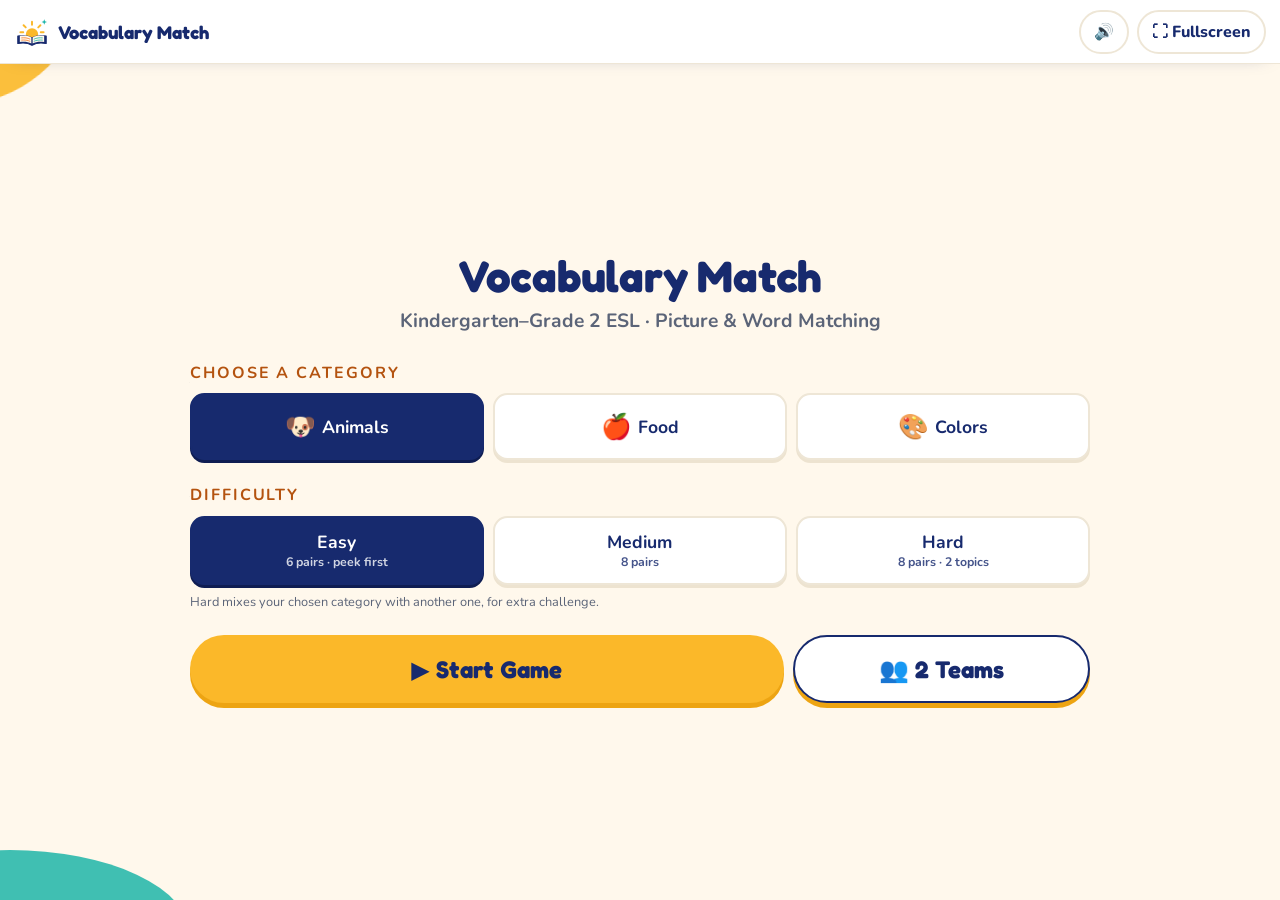
<file: assets/games/vocabulary-match/index.html>
<!DOCTYPE html>
<html lang="en">
<head>
<meta charset="UTF-8">
<meta name="viewport" content="width=device-width, initial-scale=1.0">
<meta name="robots" content="noindex, indexifembedded">
<title>Vocabulary Match — TeachLuma Games</title>
<style>
  :root {
    --tlfx-accent: var(--brand-primary);
    --brand-primary: #2563eb;
    --brand-primary-dark: #1d4ed8;
    --brand-secondary: #f59e0b;
    --brand-success: #16a34a;
    --brand-danger: #dc2626;
    --brand-bg-soft: #f8fafc;
    --ink: #1f2937;
    --ink-soft: #64748b;
    --border: #e2e8f0;
  }

  * { box-sizing: border-box; }
  html, body { height: 100%; }

  body {
    margin: 0;
    font-family: 'Segoe UI', Roboto, Arial, sans-serif;
    color: var(--ink);
    background: var(--brand-bg-soft);
    overflow-x: hidden;
  }

  #app { min-height: 100vh; display: flex; flex-direction: column; }
  .hidden { display: none !important; }

  /* -----------------------------------------------------------------
     Top bar
     ----------------------------------------------------------------- */
  .topbar {
    display: flex;
    align-items: center;
    justify-content: space-between;
    padding: 0.6rem 0.9rem;
    background: #fff;
    border-bottom: 1px solid var(--border);
    flex-shrink: 0;
  }

  .topbar-title {
    font-weight: 700;
    font-size: clamp(0.9rem, 2vw, 1.15rem);
    color: var(--brand-primary-dark);
    white-space: nowrap;
    overflow: hidden;
    text-overflow: ellipsis;
  }

  .icon-btn {
    display: inline-flex;
    align-items: center;
    gap: 0.35rem;
    font-size: clamp(0.85rem, 1.6vw, 1rem);
    font-weight: 600;
    padding: 0.5rem 0.8rem;
    border-radius: 0.5rem;
    border: 2px solid var(--border);
    background: #fff;
    color: var(--ink);
    cursor: pointer;
    line-height: 1;
    min-height: 44px;
    touch-action: manipulation;
  }

  .icon-btn:hover { border-color: var(--brand-primary); color: var(--brand-primary); }
  .icon-btn:focus-visible { outline: 3px solid var(--brand-primary); outline-offset: 2px; }
  .topbar-actions { display: flex; gap: 0.5rem; }

  /* -----------------------------------------------------------------
     Shared screen layout
     ----------------------------------------------------------------- */
  .screen {
    flex: 1;
    display: flex;
    flex-direction: column;
    align-items: center;
    justify-content: center;
    padding: 1.25rem 1rem 2rem;
    width: 100%;
  }

  .screen-inner { width: 100%; max-width: 720px; margin: 0 auto; }
  .screen-inner.wide { max-width: 900px; }

  /* -----------------------------------------------------------------
     Start screen
     ----------------------------------------------------------------- */
  .start-hero { text-align: center; margin-bottom: 1.75rem; }

  .start-hero h1 {
    font-size: clamp(1.75rem, 5vw, 2.75rem);
    font-weight: 800;
    margin: 0 0 0.35rem;
    color: var(--brand-primary-dark);
    letter-spacing: -0.01em;
  }

  .start-hero p {
    font-size: clamp(1rem, 2.2vw, 1.2rem);
    color: var(--ink-soft);
    margin: 0;
    font-weight: 600;
  }

  .option-groups-wrap { margin-bottom: 0; }
  .option-group { margin-bottom: 1.5rem; }

  .option-group-label {
    display: block;
    font-size: clamp(0.85rem, 1.8vw, 1rem);
    font-weight: 700;
    text-transform: uppercase;
    letter-spacing: 0.04em;
    color: var(--ink-soft);
    margin-bottom: 0.6rem;
  }

  .option-row {
    display: grid;
    grid-template-columns: repeat(3, minmax(0, 1fr));
    gap: 0.6rem;
  }

  .option-row.cols-2 { grid-template-columns: repeat(2, minmax(0, 1fr)); }

  .option-hint {
    font-size: 0.8rem;
    color: var(--ink-soft);
    margin: 0.5rem 0 0;
  }

  .option-btn {
    font-size: clamp(0.95rem, 2vw, 1.1rem);
    font-weight: 700;
    padding: 0.9rem 0.5rem;
    border-radius: 0.65rem;
    border: 2.5px solid var(--border);
    background: #fff;
    color: var(--ink);
    cursor: pointer;
    min-height: 56px;
    touch-action: manipulation;
    transition: border-color 0.12s ease, background-color 0.12s ease, color 0.12s ease;
    display: flex;
    align-items: center;
    justify-content: center;
    gap: 0.4rem;
  }

  .option-btn .opt-emoji { font-size: 1.4em; }

  /* Very narrow phones: stack the emoji over the label so "🎨 Colors" fits a third of 320px. */
  @media (max-width: 360px) {
    .option-btn { flex-direction: column; gap: 0.1rem; padding: 0.6rem 0.25rem; }
  }

  .option-btn-stacked { flex-direction: column; gap: 0.15rem; line-height: 1.15; }
  .option-btn-stacked .opt-sub { font-size: 0.7em; font-weight: 600; opacity: 0.8; }

  .option-btn:hover { border-color: var(--brand-primary); }
  .option-btn:focus-visible { outline: 3px solid var(--brand-primary); outline-offset: 2px; }

  .option-btn[aria-pressed="true"] {
    background: var(--brand-primary);
    border-color: var(--brand-primary);
    color: #fff;
  }

  .start-btn {
    display: block;
    width: 100%;
    font-size: clamp(1.15rem, 3vw, 1.5rem);
    font-weight: 800;
    letter-spacing: 0.02em;
    padding: 1.1rem 1rem;
    border-radius: 0.75rem;
    border: none;
    background: var(--brand-primary);
    color: #fff;
    cursor: pointer;
    min-height: 64px;
    touch-action: manipulation;
    transition: background-color 0.12s ease, transform 0.08s ease;
  }

  .start-btn:hover { background: var(--brand-primary-dark); }
  .start-btn:active { transform: scale(0.98); }
  .start-btn:focus-visible { outline: 3px solid var(--brand-primary-dark); outline-offset: 3px; }

  /* -----------------------------------------------------------------
     Play screen — HUD
     ----------------------------------------------------------------- */
  .hud {
    display: flex;
    align-items: center;
    justify-content: space-between;
    gap: 0.75rem;
    margin-bottom: 1.1rem;
    flex-wrap: wrap;
  }

  .hud-stat {
    font-size: clamp(0.95rem, 2vw, 1.2rem);
    font-weight: 700;
    color: var(--ink-soft);
    white-space: nowrap;
  }

  .hud-stat strong { color: var(--ink); }

  .match-prompt {
    text-align: center;
    font-size: clamp(1rem, 2.4vw, 1.3rem);
    font-weight: 700;
    color: var(--ink-soft);
    margin: 0 0 1rem;
  }

  /* -----------------------------------------------------------------
     Card grid — sized entirely by JS (fitCardGrid()) via the --cols,
     --card-gap and --card-size custom properties below, so cards are
     always as large as possible while fitting BOTH the available width
     AND the actual remaining vertical space. A fixed aspect-ratio-only
     approach (width-driven, height just following) overflows the
     bottom of the screen once there are enough rows — this doesn't.
     The px fallbacks only matter for the first instant before JS runs.
     ----------------------------------------------------------------- */
  .card-grid {
    display: grid;
    grid-template-columns: repeat(var(--cols, 4), var(--card-size, 80px));
    grid-auto-rows: var(--card-size, 80px);
    gap: var(--card-gap, 0.75rem);
    justify-content: center;
    margin-bottom: 1rem;
  }

  .match-card {
    width: 100%;
    height: 100%;
    border-radius: 0.75rem;
    border: none;
    background: var(--brand-primary);
    color: #fff;
    cursor: pointer;
    touch-action: manipulation;
    display: flex;
    align-items: center;
    justify-content: center;
    font-size: calc(var(--card-size, 80px) * 0.34);
    font-weight: 800;
    padding: 6%;
    text-align: center;
    line-height: 1.1;
    word-break: break-word;
    box-shadow: 0 0.2rem 0.5rem rgba(0, 0, 0, 0.12);
    transition: transform 0.1s ease, background-color 0.15s ease, box-shadow 0.15s ease;
  }

  .match-card .card-back-icon { font-size: calc(var(--card-size, 80px) * 0.3); opacity: 0.85; }

  .match-card:hover:not(:disabled) { transform: translateY(-2px); box-shadow: 0 0.4rem 0.8rem rgba(0, 0, 0, 0.18); }
  .match-card:focus-visible { outline: 3px solid var(--brand-primary-dark); outline-offset: 3px; }
  .match-card:disabled { cursor: default; }

  .match-card.revealed {
    background: #fff;
    color: var(--ink);
    border: 3px solid var(--brand-secondary);
  }

  @keyframes cardPop {
    0% { transform: scale(1); }
    45% { transform: scale(1.1); }
    100% { transform: scale(1); }
  }

  .match-card.matched {
    background: #f0fdf4;
    color: var(--brand-success);
    border: 3px solid var(--brand-success);
    box-shadow: none;
    opacity: 0.9;
    animation: cardPop 0.35s ease;
  }

  .match-card.mismatch {
    background: #fef2f2;
    color: var(--brand-danger);
    border: 3px solid var(--brand-danger);
  }

  .word-card { font-size: calc(var(--card-size, 80px) * 0.17) !important; text-transform: uppercase; letter-spacing: 0.02em; }

  .feedback-banner {
    margin: 0;
    text-align: center;
    font-size: clamp(1.1rem, 3vw, 1.5rem);
    font-weight: 800;
    min-height: 2.2rem;
    display: flex;
    align-items: center;
    justify-content: center;
    gap: 0.5rem;
  }

  .feedback-banner.correct { color: var(--brand-success); }
  .feedback-banner.incorrect { color: var(--brand-danger); }

  /* -----------------------------------------------------------------
     Results screen
     ----------------------------------------------------------------- */
  .results-emoji { font-size: clamp(3rem, 8vw, 4.5rem); margin-bottom: 0.5rem; }

  .results-score {
    font-size: clamp(1.75rem, 5vw, 2.5rem);
    font-weight: 800;
    color: var(--brand-primary-dark);
    margin: 0 0 0.25rem;
  }

  .results-detail {
    font-size: clamp(1rem, 2.2vw, 1.2rem);
    color: var(--ink-soft);
    font-weight: 600;
    margin: 0 0 1.75rem;
    text-align: center;
  }

  .results-actions { display: flex; flex-direction: column; gap: 0.75rem; }

  @media (min-width: 480px) { .results-actions { flex-direction: row; } }

  .btn-secondary {
    flex: 1;
    font-size: clamp(1rem, 2.4vw, 1.2rem);
    font-weight: 700;
    padding: 0.9rem 1rem;
    border-radius: 0.75rem;
    border: 2.5px solid var(--brand-primary);
    background: #fff;
    color: var(--brand-primary);
    cursor: pointer;
    min-height: 56px;
    touch-action: manipulation;
  }

  .btn-secondary:hover { background: var(--brand-bg-soft); }
  .btn-secondary:focus-visible { outline: 3px solid var(--brand-primary); outline-offset: 2px; }

  .btn-primary-lg {
    flex: 1;
    font-size: clamp(1rem, 2.4vw, 1.2rem);
    font-weight: 700;
    padding: 0.9rem 1rem;
    border-radius: 0.75rem;
    border: none;
    background: var(--brand-primary);
    color: #fff;
    cursor: pointer;
    min-height: 56px;
    touch-action: manipulation;
  }

  .btn-primary-lg:hover { background: var(--brand-primary-dark); }
  .btn-primary-lg:focus-visible { outline: 3px solid var(--brand-primary-dark); outline-offset: 2px; }

  .center-text { text-align: center; }

  /* -----------------------------------------------------------------
     Short landscape (phones lying flat)
     ----------------------------------------------------------------- */
  @media (max-height: 480px) and (orientation: landscape) {
    .topbar { padding: 0.25rem 0.75rem; }
    .icon-btn { min-height: 32px; padding: 0.3rem 0.6rem; font-size: 0.8rem; }
    .screen { padding: 0.4rem 1rem; justify-content: flex-start; }

    .start-hero { margin-bottom: 0.4rem; }
    .start-hero h1 { font-size: clamp(1.1rem, 3vw, 1.6rem); margin-bottom: 0.1rem; }
    .start-hero p { font-size: clamp(0.7rem, 1.8vw, 0.85rem); }

    .option-group { margin-bottom: 0.5rem; }
    .option-group-label { font-size: 0.65rem; margin-bottom: 0.2rem; }
    .option-btn { min-height: 34px; padding: 0.3rem; font-size: 0.75rem; }
    .option-hint { font-size: 0.65rem; margin-top: 0.25rem; }
    .start-btn { min-height: 38px; padding: 0.45rem 1rem; font-size: 1rem; }

    .hud { margin-bottom: 0.25rem; }
    .match-prompt { margin-bottom: 0.35rem; font-size: 0.8rem; }
    .card-grid { margin-bottom: 0.35rem; }
    .match-card { border-width: 2px; }
    .feedback-banner { min-height: 1.2rem; font-size: 0.9rem; }

    .results-emoji { font-size: 2rem; margin-bottom: 0.2rem; }
    .results-score { font-size: 1.3rem; }
    .results-detail { margin-bottom: 0.6rem; }
  }

  @media (min-width: 1200px) {
    .screen-inner { max-width: 900px; }
    .screen-inner.wide { max-width: 1080px; }
  }

  .sr-only {
    position: absolute; width: 1px; height: 1px;
    padding: 0; margin: -1px; overflow: hidden;
    clip: rect(0,0,0,0); white-space: nowrap; border: 0;
  }
</style>
<link rel="stylesheet" href="../shared/game-theme.css?v=1">
</head>
<body>
<div id="app">
  <div class="topbar">
    <span class="topbar-title"><a class="topbar-home" href="../../../games.php" target="_top" aria-label="All TeachLuma games"><img src="../../brand/teachluma-icon.svg" alt="" width="32" height="30"></a><span class="topbar-name">Vocabulary Match</span></span>
    <div class="topbar-actions">
      <button type="button" class="icon-btn" id="muteBtn" aria-pressed="false" aria-label="Mute sound">🔊<span class="sr-only"> Sound on</span></button>
      <button type="button" class="icon-btn" id="fullscreenBtn" aria-label="Enter fullscreen">⛶ Fullscreen</button>
    </div>
  </div>

  <!-- START SCREEN -->
  <section class="screen" id="screenStart" aria-label="Vocabulary Match setup">
    <div class="screen-inner">
      <div class="start-hero">
        <h1>Vocabulary Match</h1>
        <p>Kindergarten&ndash;Grade 2 ESL &middot; Picture &amp; Word Matching</p>
      </div>

      <div class="option-group" role="group" aria-labelledby="categoryLabel">
        <span class="option-group-label" id="categoryLabel">Choose a category</span>
        <div class="option-row" id="categoryGroup">
          <button type="button" class="option-btn" data-value="animals" aria-pressed="true"><span class="opt-emoji">🐶</span> Animals</button>
          <button type="button" class="option-btn" data-value="food" aria-pressed="false"><span class="opt-emoji">🍎</span> Food</button>
          <button type="button" class="option-btn" data-value="colors" aria-pressed="false"><span class="opt-emoji">🎨</span> Colors</button>
        </div>
      </div>

      <div class="option-group" role="group" aria-labelledby="difficultyLabel">
        <span class="option-group-label" id="difficultyLabel">Difficulty</span>
        <div class="option-row" id="difficultyGroup">
          <button type="button" class="option-btn option-btn-stacked" data-value="easy" aria-pressed="true">
            <span>Easy</span><span class="opt-sub">6 pairs &middot; peek first</span>
          </button>
          <button type="button" class="option-btn option-btn-stacked" data-value="medium" aria-pressed="false">
            <span>Medium</span><span class="opt-sub">8 pairs</span>
          </button>
          <button type="button" class="option-btn option-btn-stacked" data-value="hard" aria-pressed="false">
            <span>Hard</span><span class="opt-sub">8 pairs &middot; 2 topics</span>
          </button>
        </div>
        <p class="option-hint">Hard mixes your chosen category with another one, for extra challenge.</p>
      </div>

      <div class="start-actions">
        <button type="button" class="start-btn" id="startBtn">▶ Start Game</button>
        <button type="button" class="start-btn start-btn-teams" id="startTeamsBtn" aria-label="Play in two teams">👥 2 Teams</button>
      </div>
    </div>
  </section>

  <!-- PLAY SCREEN -->
  <section class="screen hidden" id="screenPlay" aria-label="Vocabulary Match gameplay">
    <div class="screen-inner wide">
      <div class="hud">
        <span class="hud-stat hidden" id="hudTeam" aria-live="polite"></span>
        <span class="hud-stat">Moves: <strong id="hudMoves">0</strong></span>
        <span class="hud-stat">Matched: <strong id="hudMatched">0</strong> / <strong id="hudTotal">6</strong></span>
        <span class="hud-stat">Time: <strong id="hudTime">0:00</strong></span>
      </div>
      <p class="match-prompt">Tap two cards to find each picture's matching word.</p>

      <div class="card-grid" id="cardGrid" role="group" aria-label="Matching cards"></div>

      <p class="feedback-banner" id="feedbackBanner" aria-live="assertive">&nbsp;</p>
    </div>
  </section>

  <!-- RESULTS SCREEN -->
  <section class="screen hidden" id="screenResults" aria-label="Vocabulary Match results">
    <div class="screen-inner center-text">
      <p class="results-emoji" id="resultsEmoji">🎉</p>
      <p class="results-score" id="resultsScore">Finished in 24 moves</p>
      <p class="results-detail" id="resultsDetail">That took 0:38 &mdash; great matching!</p>
      <div class="results-actions">
        <button type="button" class="btn-secondary" id="changeSettingsBtn">Change Settings</button>
        <button type="button" class="btn-primary-lg" id="playAgainBtn">Play Again</button>
      </div>
    </div>
  </section>
</div>

<script src="../shared/game-fx.js"></script>
<script>
(function () {
  'use strict';

  // -------------------------------------------------------------------
  // Vocabulary sets — keyed by category. Adding a future category means
  // adding one array here plus one button in the start-screen markup
  // above; nothing else in this file needs to change.
  // -------------------------------------------------------------------
  var CATEGORIES = {
    animals: [
      { emoji: '🐶', word: 'DOG' }, { emoji: '🐱', word: 'CAT' },
      { emoji: '🐘', word: 'ELEPHANT' }, { emoji: '🦁', word: 'LION' },
      { emoji: '🐸', word: 'FROG' }, { emoji: '🐟', word: 'FISH' },
      { emoji: '🐦', word: 'BIRD' }, { emoji: '🐴', word: 'HORSE' }
    ],
    food: [
      { emoji: '🍎', word: 'APPLE' }, { emoji: '🍌', word: 'BANANA' },
      { emoji: '🍕', word: 'PIZZA' }, { emoji: '🍔', word: 'BURGER' },
      { emoji: '🍩', word: 'DONUT' }, { emoji: '🥕', word: 'CARROT' },
      { emoji: '🍞', word: 'BREAD' }, { emoji: '🥛', word: 'MILK' }
    ],
    colors: [
      { emoji: '🔴', word: 'RED' }, { emoji: '🔵', word: 'BLUE' },
      { emoji: '🟢', word: 'GREEN' }, { emoji: '🟡', word: 'YELLOW' },
      { emoji: '🟣', word: 'PURPLE' }, { emoji: '🟠', word: 'ORANGE' },
      { emoji: '⚫', word: 'BLACK' }, { emoji: '⚪', word: 'WHITE' }
    ]
  };

  // Difficulty changes real gameplay parameters, not just a label: more
  // pairs, a shorter (or no) "memorize the cards" preview, less forgiving
  // pacing on a wrong pair, and — on Hard — two categories mixed together
  // so matching pictures to words is genuinely harder, not just longer.
  var DIFFICULTIES = {
    easy:   { pairCount: 6, categoryCount: 1, previewMs: 2500, mismatchDelayMs: 1000 },
    medium: { pairCount: 8, categoryCount: 1, previewMs: 1500, mismatchDelayMs: 900 },
    hard:   { pairCount: 8, categoryCount: 2, previewMs: 750,  mismatchDelayMs: 600 }
  };

  function shuffle(arr) {
    for (var i = arr.length - 1; i > 0; i--) {
      var j = Math.floor(Math.random() * (i + 1));
      var tmp = arr[i]; arr[i] = arr[j]; arr[j] = tmp;
    }
    return arr;
  }

  // -------------------------------------------------------------------
  // Sound — tiny WebAudio-generated tones, no audio files, muted state
  // persisted locally. Only ever triggered by a direct user action.
  // -------------------------------------------------------------------
  var AudioCtx = window.AudioContext || window.webkitAudioContext;
  var audioCtx = null;
  var soundOn = true;
  try { soundOn = localStorage.getItem('vm_sound_on') !== '0'; } catch (e) { /* non-fatal */ }

  function getAudioCtx() {
    if (!AudioCtx) { return null; }
    if (!audioCtx) { audioCtx = new AudioCtx(); }
    return audioCtx;
  }

  function playTone(freq, durationMs, delayMs) {
    if (!soundOn) { return; }
    var ctx = getAudioCtx();
    if (!ctx) { return; }
    var start = ctx.currentTime + (delayMs || 0) / 1000;
    var osc = ctx.createOscillator();
    var gain = ctx.createGain();
    osc.type = 'sine';
    osc.frequency.setValueAtTime(freq, start);
    gain.gain.setValueAtTime(0.0001, start);
    gain.gain.exponentialRampToValueAtTime(0.16, start + 0.02);
    gain.gain.exponentialRampToValueAtTime(0.0001, start + durationMs / 1000);
    osc.connect(gain);
    gain.connect(ctx.destination);
    osc.start(start);
    osc.stop(start + durationMs / 1000 + 0.02);
  }

  function soundFlip() { playTone(440, 80, 0); }
  function soundMatch() { playTone(660, 120, 0); playTone(880, 160, 110); }
  function soundMismatch() { playTone(220, 220, 0); }
  function soundComplete() { playTone(523, 140, 0); playTone(659, 140, 130); playTone(784, 220, 260); }

  // -------------------------------------------------------------------
  // Play tracking — lets the TeachLuma admin dashboard show real usage
  // counts. Fire-and-forget: a network failure here must never block or
  // break gameplay, so every error is swallowed silently. Uses a relative
  // path (not an absolute URL) so this same file works unmodified no
  // matter what path the site is hosted under.
  // -------------------------------------------------------------------
  function trackPlay(eventType) {
    try {
      fetch('../../../api/game-track.php', {
        method: 'POST',
        headers: { 'Content-Type': 'application/json' },
        body: JSON.stringify({ slug: 'vocabulary-match', event: eventType })
      }).catch(function () {});
    } catch (e) { /* non-fatal */ }
  }

  // -------------------------------------------------------------------
  // Fullscreen
  // -------------------------------------------------------------------
  var appEl = document.getElementById('app');
  var fullscreenBtn = document.getElementById('fullscreenBtn');

  function requestFs(el) {
    var fn = el.requestFullscreen || el.webkitRequestFullscreen;
    if (fn) { fn.call(el).catch(function () {}); }
  }
  function exitFs() {
    var fn = document.exitFullscreen || document.webkitExitFullscreen;
    if (fn) { fn.call(document); }
  }
  function currentFsElement() {
    return document.fullscreenElement || document.webkitFullscreenElement || null;
  }
  var fsSupported = !!(appEl.requestFullscreen || appEl.webkitRequestFullscreen);

  if (!fsSupported) {
    fullscreenBtn.classList.add('hidden');
  } else {
    fullscreenBtn.addEventListener('click', function () {
      if (currentFsElement()) { exitFs(); } else { requestFs(appEl); }
    });
    ['fullscreenchange', 'webkitfullscreenchange'].forEach(function (evt) {
      document.addEventListener(evt, function () {
        var active = !!currentFsElement();
        fullscreenBtn.textContent = active ? '⤢ Exit Fullscreen' : '⛶ Fullscreen';
        fullscreenBtn.setAttribute('aria-label', active ? 'Exit fullscreen' : 'Enter fullscreen');
      });
    });
  }

  // -------------------------------------------------------------------
  // Mute toggle
  // -------------------------------------------------------------------
  var muteBtn = document.getElementById('muteBtn');
  function renderMuteBtn() {
    muteBtn.textContent = soundOn ? '🔊' : '🔇';
    muteBtn.setAttribute('aria-pressed', soundOn ? 'false' : 'true');
    muteBtn.setAttribute('aria-label', soundOn ? 'Mute sound' : 'Unmute sound');
  }
  renderMuteBtn();
  muteBtn.addEventListener('click', function () {
    soundOn = !soundOn;
    renderMuteBtn();
    try { localStorage.setItem('vm_sound_on', soundOn ? '1' : '0'); } catch (e) { /* non-fatal */ }
  });

  // -------------------------------------------------------------------
  // Screens
  // -------------------------------------------------------------------
  var screenStart = document.getElementById('screenStart');
  var screenPlay = document.getElementById('screenPlay');
  var screenResults = document.getElementById('screenResults');

  function showScreen(el) {
    [screenStart, screenPlay, screenResults].forEach(function (s) {
      s.classList.toggle('hidden', s !== el);
    });
  }

  // -------------------------------------------------------------------
  // Start-screen option groups
  // -------------------------------------------------------------------
  var settings = { category: 'animals', difficulty: 'easy' };

  function wireOptionGroup(groupId, settingKey, parse) {
    var group = document.getElementById(groupId);
    var buttons = Array.prototype.slice.call(group.querySelectorAll('.option-btn'));
    buttons.forEach(function (btn) {
      btn.addEventListener('click', function () {
        buttons.forEach(function (b) { b.setAttribute('aria-pressed', 'false'); });
        btn.setAttribute('aria-pressed', 'true');
        settings[settingKey] = parse(btn.dataset.value);
      });
    });
  }

  wireOptionGroup('categoryGroup', 'category', function (v) { return v; });
  wireOptionGroup('difficultyGroup', 'difficulty', function (v) { return v; });

  // -------------------------------------------------------------------
  // Gameplay state
  // -------------------------------------------------------------------
  var cardGrid = document.getElementById('cardGrid');
  var hudMoves = document.getElementById('hudMoves');
  var hudMatched = document.getElementById('hudMatched');
  var hudTotal = document.getElementById('hudTotal');
  var hudTime = document.getElementById('hudTime');
  var feedbackBanner = document.getElementById('feedbackBanner');

  // Optional fun layer (shared/game-fx.js); the game plays normally without it.
  var FX = window.TLFX || null;
  var teams = FX ? new FX.Teams() : null;
  var teamMode = false;
  // Classic memory rules: a match keeps the turn, a miss passes it on.
  var teamTurn = 0;
  var hudTeam = document.getElementById('hudTeam');

  function renderTeamHud() {
    if (!teams) { return; }
    teams.renderTurn(hudTeam, teamTurn);
    if (teams.enabled) { hudTeam.insertAdjacentHTML('beforeend', ' <span>' + teams.scoreText() + '</span>'); }
  }

  var state = {
    cards: [],
    flipped: [],
    matchedCount: 0,
    moves: 0,
    locked: false,
    startTime: 0,
    timerHandle: null,
    pairCount: 6,
    mismatchDelayMs: 900
  };

  function formatTime(seconds) {
    var m = Math.floor(seconds / 60);
    var s = seconds % 60;
    return m + ':' + (s < 10 ? '0' : '') + s;
  }

  function startClock() {
    state.startTime = Date.now();
    hudTime.textContent = '0:00';
    state.timerHandle = window.setInterval(function () {
      var elapsed = Math.floor((Date.now() - state.startTime) / 1000);
      hudTime.textContent = formatTime(elapsed);
    }, 1000);
  }

  function stopClock() {
    if (state.timerHandle) {
      window.clearInterval(state.timerHandle);
      state.timerHandle = null;
    }
  }

  function buildDeck(difficultyKey) {
    var config = DIFFICULTIES[difficultyKey];
    var sourceWords = CATEGORIES[settings.category].slice();

    if (config.categoryCount === 2) {
      var keys = Object.keys(CATEGORIES);
      var secondaryKey = keys[(keys.indexOf(settings.category) + 1) % keys.length];
      sourceWords = sourceWords.concat(CATEGORIES[secondaryKey]);
    }

    var pool = shuffle(sourceWords).slice(0, config.pairCount);
    var deck = [];
    pool.forEach(function (item, i) {
      deck.push({ pairId: i, kind: 'emoji', content: item.emoji, word: item.word });
      deck.push({ pairId: i, kind: 'word', content: item.word, word: item.word });
    });
    return shuffle(deck);
  }

  // -------------------------------------------------------------------
  // Dynamic card sizing — cards are made as large as possible while
  // fitting BOTH the available width and the actual remaining vertical
  // space, recalculated on resize/orientation change. This is what
  // prevents the bottom row of cards from being cut off on a real
  // desktop browser window (not fullscreen) once there are enough rows,
  // which a fixed aspect-ratio-only approach can't account for.
  // -------------------------------------------------------------------
  function fitCardGrid() {
    var totalCards = state.cards.length;
    if (!totalCards) { return; }

    var isShortLandscape = window.innerHeight <= 480 && window.innerWidth > window.innerHeight;
    var cols = isShortLandscape
      ? (totalCards <= 12 ? 6 : 8)
      : (window.innerWidth >= 480 ? 4 : 3);
    var rows = Math.max(1, Math.ceil(totalCards / cols));
    var gap = window.innerWidth >= 900 ? 16 : (window.innerWidth >= 480 ? 12 : 10);

    cardGrid.style.setProperty('--cols', String(cols));
    cardGrid.style.setProperty('--card-gap', gap + 'px');

    var containerWidth = cardGrid.parentElement.clientWidth;
    var gridTop = cardGrid.getBoundingClientRect().top;

    // Precisely measured, not guessed: everything real that sits between
    // the grid and the bottom of the viewport — the grid's own
    // margin-bottom, the feedback banner, and the screen's own bottom
    // padding. Guessing this (e.g. a flat "+24px") is exactly what
    // under-reserved space and let the grid overflow past the fold before.
    var screenEl = cardGrid.closest('.screen');
    var screenPaddingBottom = parseFloat(getComputedStyle(screenEl).paddingBottom) || 0;
    var gridMarginBottom = parseFloat(getComputedStyle(cardGrid).marginBottom) || 0;
    var feedbackHeight = feedbackBanner.getBoundingClientRect().height || 0;
    var safetyMargin = 16;
    var reserveBelow = gridMarginBottom + feedbackHeight + screenPaddingBottom + safetyMargin;
    var availableHeight = window.innerHeight - gridTop - reserveBelow;

    var sizeByWidth = (containerWidth - gap * (cols - 1)) / cols;
    var sizeByHeight = (availableHeight - gap * (rows - 1)) / rows;
    var size = Math.max(40, Math.floor(Math.min(sizeByWidth, sizeByHeight)));

    cardGrid.style.setProperty('--card-size', size + 'px');
  }

  var fitResizeTimer = null;
  window.addEventListener('resize', function () {
    if (screenPlay.classList.contains('hidden')) { return; }
    window.clearTimeout(fitResizeTimer);
    fitResizeTimer = window.setTimeout(fitCardGrid, 150);
  });
  window.addEventListener('orientationchange', function () {
    if (screenPlay.classList.contains('hidden')) { return; }
    window.setTimeout(fitCardGrid, 200);
  });

  function renderGrid() {
    cardGrid.innerHTML = '';
    state.cards.forEach(function (card, index) {
      var btn = document.createElement('button');
      btn.type = 'button';
      btn.className = 'match-card' + (card.kind === 'word' ? ' word-card' : '');
      btn.dataset.index = String(index);
      btn.innerHTML = '<span class="card-back-icon">❓</span>';
      btn.setAttribute('aria-label', 'Hidden card ' + (index + 1));
      btn.addEventListener('click', function () { flipCard(index); });
      cardGrid.appendChild(btn);
    });
  }

  function cardEl(index) {
    return cardGrid.querySelector('[data-index="' + index + '"]');
  }

  function flipCard(index) {
    if (state.locked) { return; }
    var card = state.cards[index];
    if (card.matched || state.flipped.indexOf(index) !== -1) { return; }

    var el = cardEl(index);
    el.classList.add('revealed');
    el.textContent = card.content;
    el.setAttribute('aria-label', card.kind === 'emoji' ? 'Picture card' : ('Word card: ' + card.content));
    soundFlip();

    state.flipped.push(index);

    if (state.flipped.length === 2) {
      state.moves++;
      hudMoves.textContent = String(state.moves);
      state.locked = true;
      evaluatePair();
    }
  }

  function evaluatePair() {
    var i1 = state.flipped[0];
    var i2 = state.flipped[1];
    var c1 = state.cards[i1];
    var c2 = state.cards[i2];
    var isMatch = c1.pairId === c2.pairId && c1.kind !== c2.kind;

    if (isMatch) {
      window.setTimeout(function () {
        [i1, i2].forEach(function (i) {
          state.cards[i].matched = true;
          var el = cardEl(i);
          el.classList.remove('revealed');
          el.classList.add('matched');
          el.disabled = true;
        });
        state.matchedCount++;
        hudMatched.textContent = String(state.matchedCount);
        if (FX) { FX.popText(cardEl(i2), '+1'); }
        if (teams && teams.enabled) {
          teams.award(teamTurn);
          renderTeamHud();
          feedbackBanner.textContent = '✓ Match! ' + FX.TEAM_NAMES[teams.turn(teamTurn)] + ' go again!';
        } else {
          feedbackBanner.textContent = '✓ Match!';
        }
        feedbackBanner.className = 'feedback-banner correct';
        soundMatch();
        state.flipped = [];
        state.locked = false;

        if (state.matchedCount === state.pairCount) {
          finishGame();
        }
      }, 500);
    } else {
      feedbackBanner.textContent = '✗ Try Again!';
      feedbackBanner.className = 'feedback-banner incorrect';
      soundMismatch();
      [i1, i2].forEach(function (i) {
        cardEl(i).classList.add('mismatch');
        if (FX) { FX.shake(cardEl(i)); }
      });

      window.setTimeout(function () {
        [i1, i2].forEach(function (i) {
          var el = cardEl(i);
          el.classList.remove('revealed', 'mismatch');
          el.innerHTML = '<span class="card-back-icon">❓</span>';
          el.setAttribute('aria-label', 'Hidden card ' + (i + 1));
        });
        feedbackBanner.textContent = ' ';
        feedbackBanner.className = 'feedback-banner';
        if (teams && teams.enabled) { teamTurn++; renderTeamHud(); }
        state.flipped = [];
        state.locked = false;
      }, state.mismatchDelayMs);
    }
  }

  function startGame() {
    var config = DIFFICULTIES[settings.difficulty];

    state.cards = buildDeck(settings.difficulty);
    state.flipped = [];
    state.matchedCount = 0;
    state.moves = 0;
    state.locked = true; // stays locked through the memorize-preview below
    state.pairCount = config.pairCount;
    state.mismatchDelayMs = config.mismatchDelayMs;

    hudMoves.textContent = '0';
    hudMatched.textContent = '0';
    if (teams) { teams.reset(teamMode); }
    teamTurn = 0;
    renderTeamHud();
    hudTotal.textContent = String(config.pairCount);

    renderGrid();
    showScreen(screenPlay);
    fitCardGrid();
    stopClock();
    trackPlay('started');

    // Memorize-preview: every card shows face-up briefly before real play
    // begins — classic memory-game convention, and difficulty-driven
    // (longer on Easy, barely any time on Hard) rather than a fixed delay.
    feedbackBanner.textContent = 'Memorize the cards!';
    feedbackBanner.className = 'feedback-banner';
    state.cards.forEach(function (card, i) {
      var el = cardEl(i);
      el.classList.add('revealed');
      el.textContent = card.content;
      el.setAttribute('aria-label', card.kind === 'emoji' ? 'Picture card' : ('Word card: ' + card.content));
    });

    window.setTimeout(function () {
      state.cards.forEach(function (card, i) {
        var el = cardEl(i);
        el.classList.remove('revealed');
        el.innerHTML = '<span class="card-back-icon">❓</span>';
        el.setAttribute('aria-label', 'Hidden card ' + (i + 1));
      });
      feedbackBanner.textContent = ' ';
      state.locked = false;
      startClock();
    }, config.previewMs);
  }

  function finishGame() {
    stopClock();
    var elapsed = Math.floor((Date.now() - state.startTime) / 1000);
    var perfect = state.moves === state.pairCount;
    var efficient = state.moves <= state.pairCount * 1.6;

    var emoji = perfect ? '🏆' : (efficient ? '🎉' : '👍');
    var tier = perfect ? 'Perfect game — every match on the first try!' : (efficient ? 'Great matching!' : 'Nicely done — keep practicing to find pairs faster!');

    var resultsScoreEl = document.getElementById('resultsScore');
    if (teams && teams.enabled) {
      var summary = teams.summary();
      document.getElementById('resultsEmoji').textContent = summary.emoji;
      resultsScoreEl.textContent = summary.title;
      document.getElementById('resultsDetail').textContent = summary.detail + ' All ' + state.pairCount + ' pairs found in ' + formatTime(elapsed) + '.';
    } else {
      document.getElementById('resultsEmoji').textContent = emoji;
      resultsScoreEl.textContent = 'Finished in ' + state.moves + ' move' + (state.moves === 1 ? '' : 's');
      document.getElementById('resultsDetail').textContent = 'That took ' + formatTime(elapsed) + '. ' + tier;
    }

    showScreen(screenResults);
    if (FX) {
      if (teams && teams.enabled) {
        FX.celebrate({ after: resultsScoreEl, confetti: true });
      } else {
        var memoryStars = state.moves <= Math.ceil(state.pairCount * 1.3) ? 3 : (state.moves <= state.pairCount * 2 ? 2 : 1);
        // Fewer moves is better, so the stored best is the negated move count.
        FX.celebrate({
          after: resultsScoreEl,
          stars: memoryStars,
          bestKey: 'vocabulary-match:' + settings.category + ':' + settings.difficulty,
          bestValue: -state.moves,
          bestLabel: function (v) { return (-v) + ' moves'; },
          confetti: memoryStars >= 2
        });
      }
    }
    soundComplete();
    trackPlay('completed');
  }

  document.getElementById('startBtn').addEventListener('click', function () { teamMode = false; startGame(); });
  var startTeamsBtn = document.getElementById('startTeamsBtn');
  if (teams) {
    startTeamsBtn.addEventListener('click', function () { teamMode = true; startGame(); });
  } else {
    startTeamsBtn.classList.add('hidden');
  }
  document.getElementById('playAgainBtn').addEventListener('click', startGame);
  document.getElementById('changeSettingsBtn').addEventListener('click', function () {
    stopClock();
    showScreen(screenStart);
  });

  // Enter on the results screen replays immediately.
  document.addEventListener('keydown', function (event) {
    if (event.key === 'Enter' && !screenResults.classList.contains('hidden')) {
      startGame();
    }
  });
})();
</script>
</body>
</html>
</file>
<file: assets/games/shared/game-theme.css>
/*
 * TeachLuma Games — shared brand theme.
 * Loaded by every game AFTER its own inline <style>, so these rules win on
 * equal specificity. Games are built on the same variable names
 * (--brand-*, --ink*, --border, --subject-math*); remapping them here
 * re-themes every game in one place, and the component rules below add
 * the brand's fonts, gold CTAs, rounded answer tiles and cream backdrop.
 * If this file fails to load, each game still renders with its own colors.
 */

@font-face { font-family: 'Fredoka'; font-style: normal; font-weight: 600; font-display: swap; src: url('../../fonts/fredoka-latin-600-normal.woff2') format('woff2'); }
@font-face { font-family: 'Fredoka'; font-style: normal; font-weight: 700; font-display: swap; src: url('../../fonts/fredoka-latin-700-normal.woff2') format('woff2'); }
@font-face { font-family: 'Nunito'; font-style: normal; font-weight: 400; font-display: swap; src: url('../../fonts/nunito-latin-400-normal.woff2') format('woff2'); }
@font-face { font-family: 'Nunito'; font-style: normal; font-weight: 700; font-display: swap; src: url('../../fonts/nunito-latin-700-normal.woff2') format('woff2'); }
@font-face { font-family: 'Nunito'; font-style: normal; font-weight: 800; font-display: swap; src: url('../../fonts/nunito-latin-800-normal.woff2') format('woff2'); }

:root {
    --tl-navy: #172A6E;
    --tl-navy-dark: #0F1D52;
    --tl-navy-soft: #E8ECF8;
    --tl-yellow: #FBB829;
    --tl-yellow-hover: #FFC444;
    --tl-yellow-dark: #EDA412;
    --tl-teal: #1FB5A8;
    --tl-orange-ink: #B4530F;
    --tl-cream: #FFF8EC;
    --tl-border: #EEE6D6;
    --tl-font-display: 'Fredoka', 'Nunito', system-ui, sans-serif;
    --tl-font-body: 'Nunito', system-ui, -apple-system, 'Segoe UI', Roboto, Arial, sans-serif;

    /* Remap each game's own variables onto the brand palette */
    --brand-primary: var(--tl-navy);
    --brand-primary-dark: var(--tl-navy-dark);
    --brand-secondary: var(--tl-yellow);
    --brand-success: #1B7A40;
    --brand-danger: #D23A3A;
    --brand-bg-soft: var(--tl-cream);
    --ink: #1C2541;
    --ink-soft: #5B6478;
    --border: var(--tl-border);
    --subject-math: var(--tl-navy);
    --subject-math-dark: var(--tl-navy-dark);
    --tlfx-accent: var(--tl-navy);
}

html,
body {
    background: var(--tl-cream);
}

/* Pinch-zoom stays available (WCAG 1.4.4); this only removes the
   double-tap zoom delay that made quick answer taps feel laggy. */
html {
    touch-action: manipulation;
}

button,
input,
select {
    font-family: inherit;
}

body {
    font-family: var(--tl-font-body);
    color: var(--ink);
    -webkit-font-smoothing: antialiased;
}

/* Brand corner shapes, echoing the site hero. Behind everything, never
   interactive, and small enough not to compete with gameplay. */
body::before,
body::after {
    content: '';
    position: fixed;
    z-index: 0;
    pointer-events: none;
}

body::before {
    width: 190px;
    height: 160px;
    left: -110px;
    top: -60px;
    background: var(--tl-yellow);
    border-radius: 42% 58% 62% 38% / 45% 42% 58% 55%;
    transform: rotate(-12deg);
    opacity: 0.9;
}

body::after {
    width: 360px;
    height: 170px;
    left: -170px;
    bottom: -120px;
    background: var(--tl-teal);
    border-radius: 50%;
    opacity: 0.85;
}

#app {
    position: relative;
    z-index: 1;
}

#app:fullscreen,
#app:-webkit-full-screen {
    background: var(--tl-cream);
}

/* Some games paint #app/.game-body with their own gradients; keep them transparent so the brand cream shows through. */

/* ---------------------------------------------------------------- Type */
h1, h2, h3,
.start-hero h1,
.results-score,
.final-score,
.question,
.target-letter,
.title,
.completion-text,
.completion-score,
.stat-value {
    font-family: var(--tl-font-display);
    letter-spacing: -0.005em;
}

.start-hero h1,
.title {
    font-weight: 700;
    color: var(--tl-navy);
}

.start-hero p,
.subtitle {
    color: var(--ink-soft);
}

/* ---------------------------------------------------------------- Top bar */
.topbar {
    background: #fff;
    border-bottom: 1px solid var(--tl-border);
    box-shadow: 0 6px 18px -16px rgba(23, 42, 110, 0.5);
}

.topbar-title {
    display: inline-flex;
    align-items: center;
    gap: 0.55rem;
    font-family: var(--tl-font-display);
    font-weight: 700;
    color: var(--tl-navy);
    min-width: 0;
}

.topbar-home {
    display: inline-flex;
    flex-shrink: 0;
    border-radius: 0.6rem;
    padding: 0.1rem;
}

.topbar-home img {
    display: block;
    width: 32px;
    height: 30px;
}

.topbar-home:focus-visible {
    outline: 3px solid var(--tl-navy);
    outline-offset: 2px;
}

.topbar-name {
    overflow: hidden;
    text-overflow: ellipsis;
}

.icon-btn {
    border-radius: 999px;
    border-color: var(--tl-border);
    color: var(--tl-navy);
    font-family: var(--tl-font-body);
    font-weight: 800;
    white-space: nowrap;
    flex-shrink: 0;
}

.icon-btn:hover {
    border-color: var(--tl-navy);
    color: var(--tl-navy);
    background: var(--tl-cream);
}

/* ---------------------------------------------------------------- Setup screens */
.option-group-label {
    color: var(--tl-orange-ink);
    letter-spacing: 0.12em;
}

.option-btn,
.level-btn,
.players-btn,
.tab-button {
    font-family: var(--tl-font-body);
    border-radius: 0.9rem;
    border-color: var(--tl-border);
    background-color: #fff;
    color: var(--tl-navy);
    box-shadow: 0 3px 0 #EDE3D0;
    transition: transform 0.12s ease, box-shadow 0.12s ease, background-color 0.12s ease, color 0.12s ease, border-color 0.12s ease;
}

.option-btn:hover,
.level-btn:hover,
.players-btn:hover,
.tab-button:hover {
    border-color: var(--tl-navy);
}

.option-btn[aria-pressed="true"],
.players-btn[aria-pressed="true"],
.tab-button.active {
    background-color: var(--tl-navy);
    border-color: var(--tl-navy);
    color: #fff;
    box-shadow: 0 3px 0 var(--tl-navy-dark);
}

.players-btn {
    border-radius: 999px;
}

/* The primary action in every game is the brand CTA: gold, navy text (7.5:1). */
.start-btn,
.start-button,
.btn-primary-lg,
.play-again-button,
.next-btn,
.check-button {
    background: var(--tl-yellow);
    border-color: var(--tl-yellow);
    color: var(--tl-navy);
    border-radius: 999px;
    font-family: var(--tl-font-display);
    font-weight: 700;
    letter-spacing: 0.01em;
    box-shadow: 0 5px 0 var(--tl-yellow-dark);
}

.start-btn:hover,
.start-button:hover,
.btn-primary-lg:hover,
.play-again-button:hover,
.next-btn:hover,
.check-button:hover {
    background: var(--tl-yellow-hover);
    color: var(--tl-navy);
}

.start-btn:active,
.start-button:active,
.btn-primary-lg:active,
.play-again-button:active,
.next-btn:active,
.check-button:active {
    transform: translateY(3px);
    box-shadow: 0 2px 0 var(--tl-yellow-dark);
}

.start-btn:focus-visible,
.start-button:focus-visible,
.btn-primary-lg:focus-visible,
.next-btn:focus-visible {
    outline: 3px solid var(--tl-navy);
    outline-offset: 3px;
}

.btn-secondary,
.back-btn,
.control-button,
.try-again-button {
    border-radius: 999px;
    border-color: var(--tl-navy);
    color: var(--tl-navy);
    background-color: #fff;
    font-family: var(--tl-font-body);
    font-weight: 800;
}

.btn-secondary:hover,
.back-btn:hover,
.try-again-button:hover {
    background-color: var(--tl-cream);
}

/* ---------------------------------------------------------------- Gameplay */
.hud-stat strong {
    color: var(--tl-navy);
}

.hud-streak {
    color: var(--tl-orange-ink);
}

.progress-track,
.timer-track {
    background: #EFE7D8;
}

.progress-fill {
    background: var(--tl-yellow);
}

.hear-button {
    background: var(--tl-yellow);
    color: var(--tl-navy);
}

.hear-button:hover {
    background: var(--tl-yellow-hover);
}

.timer-fill {
    background: var(--tl-teal);
}

.timer-fill.urgent {
    background: var(--brand-danger);
}

.question {
    color: var(--tl-navy);
}

/* Answer tiles: white, rounded, with a chunky "press" edge. */
.answer-btn {
    font-family: var(--tl-font-display);
    font-weight: 700;
}

.answer-btn,
.answer-card {
    border-radius: 1.1rem;
    border: 3px solid var(--tl-navy);
    background-color: #fff;
    color: var(--tl-navy);
    box-shadow: 0 5px 0 var(--tl-navy);
    transition: transform 0.1s ease, box-shadow 0.1s ease, background-color 0.12s ease, color 0.12s ease;
}

.answer-btn:hover:not(:disabled),
.answer-card:hover:not(:disabled) {
    background-color: var(--tl-navy);
    color: #fff;
}

.answer-btn:active:not(:disabled),
.answer-card:active:not(:disabled) {
    transform: translateY(4px);
    box-shadow: 0 1px 0 var(--tl-navy);
}

.answer-btn.correct,
.answer-card.correct {
    background-color: var(--brand-success);
    border-color: var(--brand-success);
    color: #fff;
    box-shadow: 0 5px 0 #125A2E;
}

.answer-btn.incorrect,
.answer-card.incorrect {
    background-color: var(--brand-danger);
    border-color: var(--brand-danger);
    color: #fff;
    box-shadow: 0 5px 0 #9E2323;
}

.feedback.correct,
.feedback-correct {
    color: var(--brand-success);
}

.feedback.incorrect,
.feedback-incorrect {
    color: var(--brand-danger);
}

/* Visual tiles in the Math games (place value, skip counting, fractions) */
.pv-tile,
.sc-tile {
    border-color: var(--tl-border);
    box-shadow: 0 4px 0 #EDE3D0;
}

.pv-tile-digit,
.sc-tile {
    font-family: var(--tl-font-display);
}

.frac-bar {
    border-color: var(--tl-navy);
}

.frac-bar-segment {
    border-right-color: var(--tl-navy);
}

.frac-bar-segment.filled {
    background: var(--tl-yellow);
}

.frac-bar-label {
    font-family: var(--tl-font-display);
    color: var(--tl-navy);
}

/* Shared FX layer (game-fx.js) injects its styles at runtime, after this
   file, so these overrides carry a "body" prefix to win. */
body .tlfx-pop,
body .tlfx-best {
    font-family: var(--tl-font-display);
}

body .tlfx-best {
    color: var(--ink-soft);
}

body .tlfx-best.new {
    color: var(--tl-orange-ink);
    background: #FFF1D0;
    border-color: var(--tl-yellow);
}

body .tlfx-team-0 { background: var(--tl-orange-ink); }
body .tlfx-team-1 { background: var(--tl-navy); }

/* ---------------------------------------------------------------- Results */
.results-score,
.final-score,
.completion-score {
    color: var(--tl-navy);
}

@media (prefers-reduced-motion: reduce) {
    .option-btn, .answer-btn, .answer-card, .start-btn, .start-button, .btn-primary-lg { transition: none; }
    .answer-btn:active, .answer-card:active, .start-btn:active { transform: none; }
}

/* Short landscape phones: keep the corner shapes out of the way. */
@media (max-height: 480px) {
    body::before { width: 120px; height: 100px; left: -80px; top: -50px; }
    body::after { display: none; }
}
</file>
